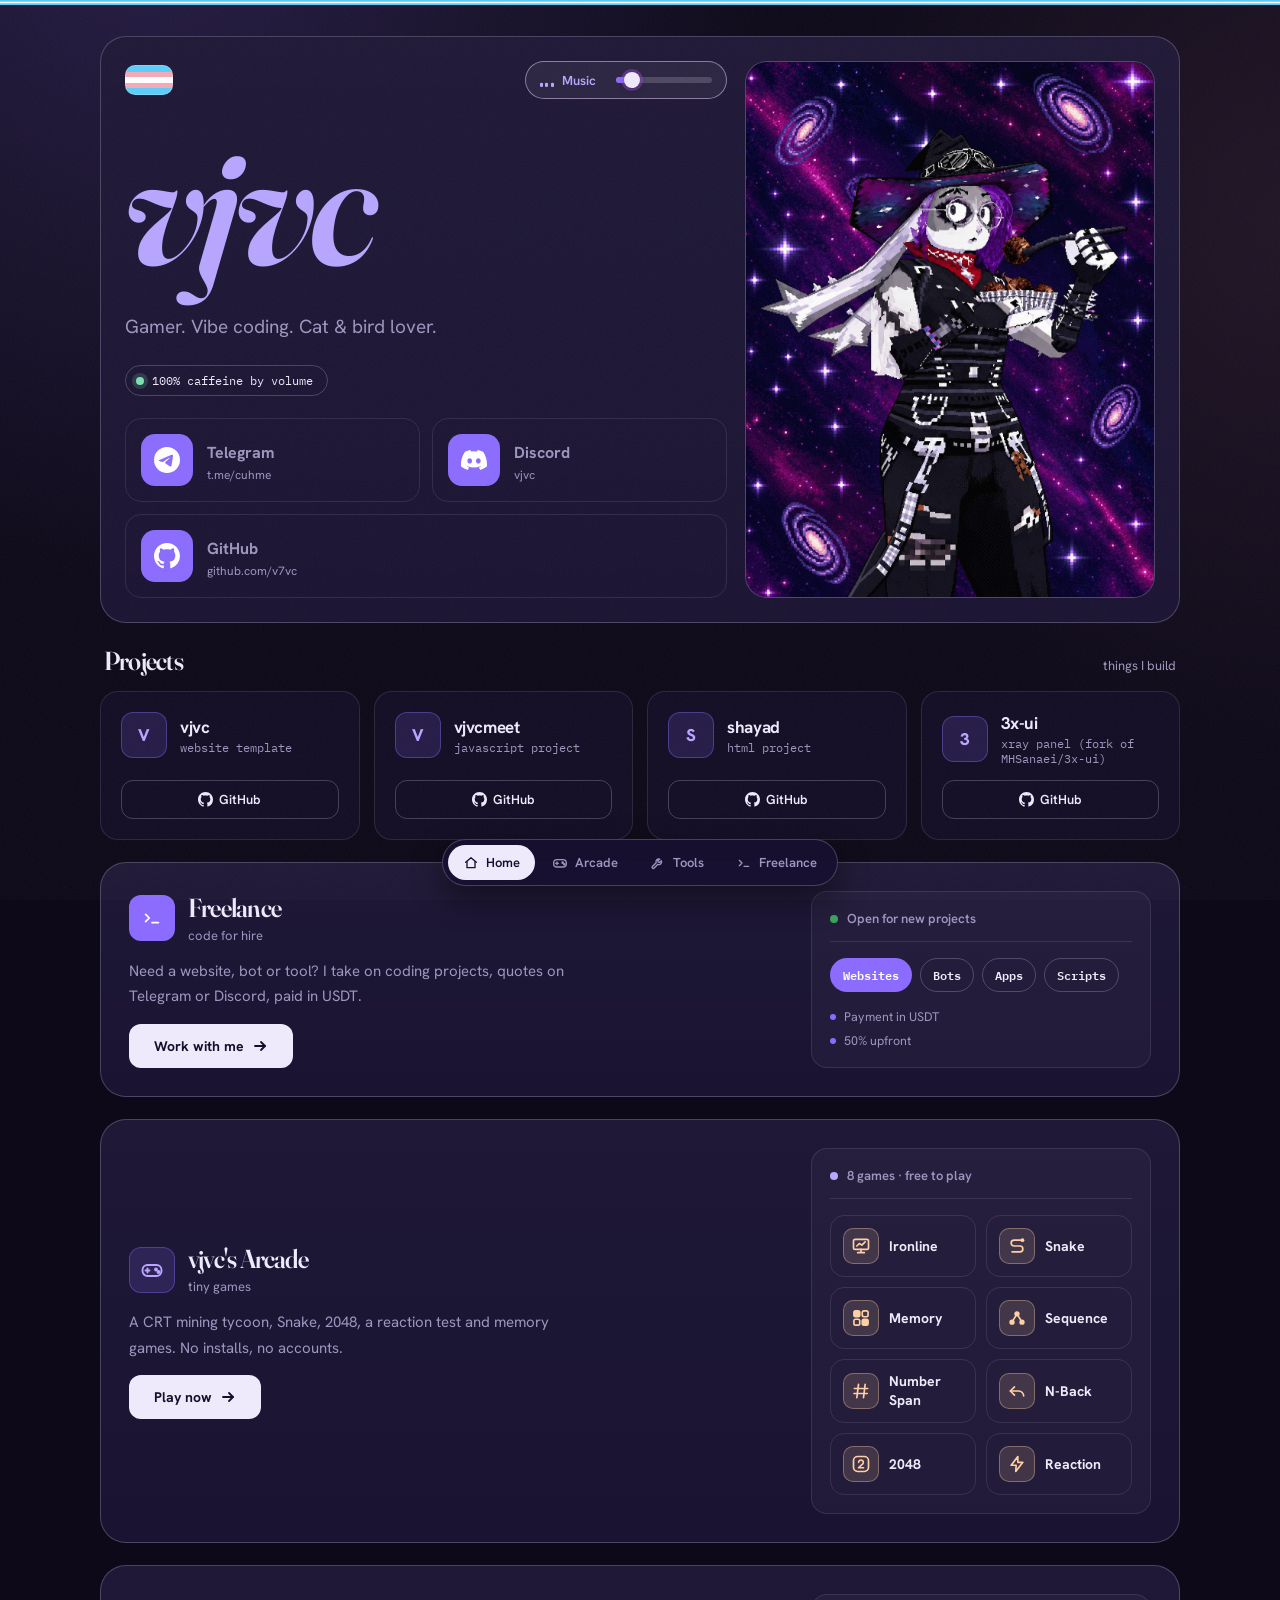
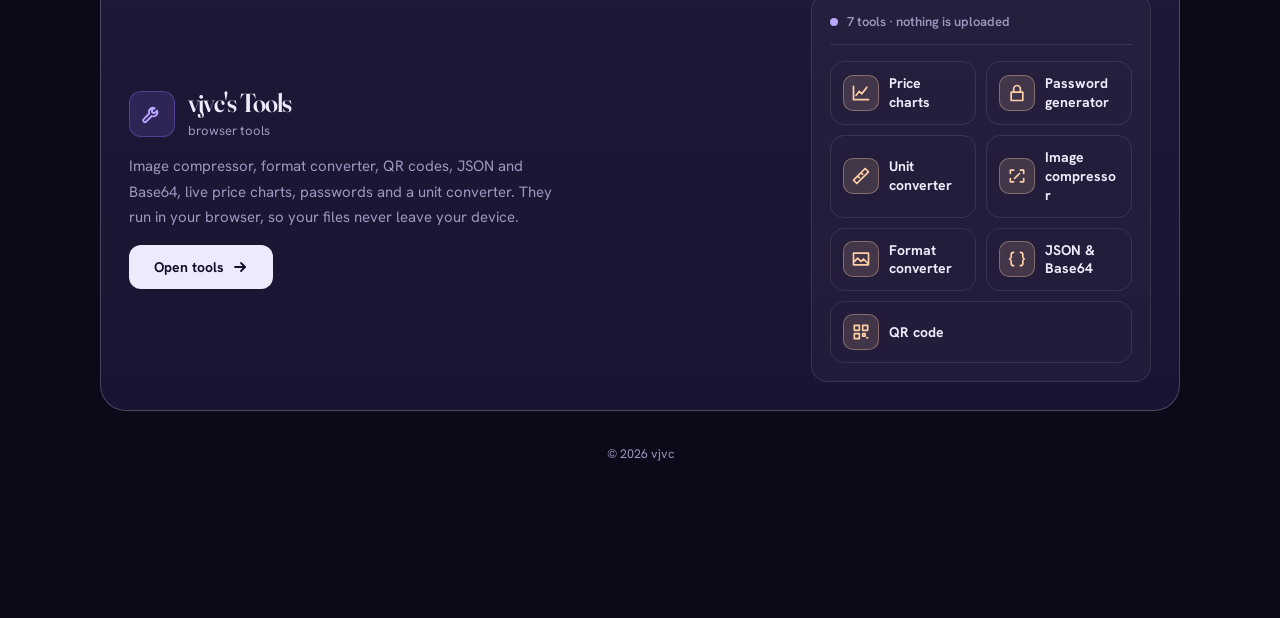
<file: index.html>
<!doctype html>
<html lang="en" dir="ltr">
<head>
  <meta name="color-scheme" content="dark">
  <script>try{localStorage.setItem("lang","en")}catch(e){}</script>
  <meta charset="utf-8">
  <meta name="viewport" content="width=device-width, initial-scale=1">
  <meta name="theme-color" content="#0D0918">
  <title>vjvc</title>
  <meta name="description" content="vjvc&#039;s corner of the internet - links, an OC, and whatever else.">
  <link rel="canonical" href="https://v7vc.github.io/site">
  <meta property="og:type" content="profile">
  <meta property="og:title" content="vjvc">
  <meta property="og:description" content="vjvc&#039;s corner of the internet - links, an OC, and whatever else.">
  <meta property="og:url" content="https://v7vc.github.io/site">
  <meta property="og:image" content="https://v7vc.github.io/site/og.jpg">
  <meta name="twitter:card" content="summary_large_image">
  <meta name="twitter:title" content="vjvc">
  <meta name="twitter:description" content="vjvc&#039;s corner of the internet - links, an OC, and whatever else.">
  <meta name="twitter:image" content="https://v7vc.github.io/site/og.jpg">
  <link rel="icon" href="favicon.svg?v=2" type="image/svg+xml">
  <link rel="preconnect" href="https://fonts.googleapis.com">
  <link rel="preconnect" href="https://fonts.gstatic.com" crossorigin>
  <link href="https://fonts.googleapis.com/css2?family=Fraunces:ital,opsz,wght@0,9..144,400..800;1,9..144,400..800&family=Hanken+Grotesk:wght@400;500;600;700;800&display=swap" rel="stylesheet">
  <link href="https://fonts.googleapis.com/css2?family=IBM+Plex+Mono:wght@400;500;600&display=swap" rel="stylesheet">
  <style>
    :root {
      --bg: #150F29;
      --text: #faf5ff;
      --muted: #c4b5d9;
      --line: rgba(245, 238, 255, 0.16);
      --pink: #a855f7;
      --pink-soft: #e9d5ff;
      --blue: #5bcefa;
      --surface: rgba(250, 245, 255, 0.07);
      --radius: 28px;
    }

    * {
      box-sizing: border-box;
    }

    body {
      margin: 0;
      min-height: 100vh;
      font-family: Inter, ui-sans-serif, system-ui, -apple-system, BlinkMacSystemFont, "Segoe UI", sans-serif;
      color: var(--text);
      background:
        radial-gradient(circle at 16% 12%, rgba(168, 85, 247, 0.15), transparent 30%),
        radial-gradient(circle at 88% 16%, rgba(233, 213, 255, 0.08), transparent 28%),
        radial-gradient(circle at 50% 92%, rgba(91, 206, 250, 0.08), transparent 34%),
        var(--bg);
      animation: page-fade-in 0.4s ease-out;
      user-select: none;
      -webkit-user-select: none;
      -moz-user-select: none;
    }

    @keyframes page-fade-in {
      from { opacity: 0; }
      to { opacity: 1; }
    }

    @media (prefers-reduced-motion: reduce) {
      body {
        animation: none;
      }
    }

    html[lang="fa"] body {
      font-family: Vazirmatn, Inter, ui-sans-serif, system-ui, -apple-system, BlinkMacSystemFont, "Segoe UI", sans-serif;
    }

    html[dir="rtl"] .status {
      padding: 7px 10px 7px 14px;
    }

    html[dir="rtl"] .social {
      grid-template-columns: minmax(0, 1fr) 52px;
    }

    html[dir="rtl"] .social-icon {
      order: 2;
    }

    html[dir="rtl"] .social > span:last-child {
      text-align: right;
    }

    html[dir="rtl"] .app-top {
      text-align: right;
    }a {
      color: inherit;
      text-decoration: none;
    }

    .page {
      width: min(1080px, calc(100% - 36px));
      margin: 0 auto;
      padding: 38px 0 56px;
    }

    .hero {
      display: grid;
      grid-template-columns: minmax(0, 1fr) minmax(310px, 410px);
      gap: 18px;
      padding: 24px;
      overflow: visible;
      border: 1px solid var(--line);
      border-radius: calc(var(--radius) + 10px);
      background: linear-gradient(145deg, rgba(250, 245, 255, 0.105), rgba(250, 245, 255, 0.045));
      box-shadow: 0 28px 90px rgba(0, 0, 0, 0.36);
      backdrop-filter: blur(22px);
    }

    .intro {
      display: flex;
      flex-direction: column;
      justify-content: center;
      gap: 22px;
      min-width: 0;
    }

    .topline {
      display: flex;
      align-items: center;
      gap: 12px;
      min-width: 0;
    }

    .flag {
      width: 48px;
      height: 30px;
      flex: 0 0 auto;
      padding: 0;
      border: none;
      border-radius: 10px;
      overflow: hidden;
      cursor: pointer;
      box-shadow: 0 14px 30px rgba(168, 85, 247, 0.16);
      background:
        linear-gradient(
          #5bcefa 0 20%,
          #f5a9b8 20% 40%,
          #ffffff 40% 60%,
          #f5a9b8 60% 80%,
          #5bcefa 80% 100%
        );
      transition: transform 180ms ease, box-shadow 180ms ease;
    }

    .flag:hover {
      transform: translateY(-2px) scale(1.03);
      box-shadow: 0 18px 36px rgba(168, 85, 247, 0.26);
    }

    .flag:focus-visible {
      outline: 2px solid var(--pink-soft);
      outline-offset: 3px;
    }

    .lang-toggle {
      margin-inline-start: auto;
      display: inline-flex;
      align-items: center;
      gap: 6px;
      padding: 7px 14px;
      border: 1px solid var(--line);
      border-radius: 999px;
      background: rgba(250, 245, 255, 0.06);
      color: var(--text);
      font-family: inherit;
      font-size: 13px;
      font-weight: 600;
      cursor: pointer;
      transition: background 180ms ease, border-color 180ms ease;
    }

    .lang-toggle:hover {
      background: rgba(250, 245, 255, 0.12);
      border-color: rgba(233, 213, 255, 0.4);
    }

    .modal-overlay {
      position: fixed;
      inset: 0;
      z-index: 50;
      display: none;
      align-items: center;
      justify-content: center;
      padding: 20px;
      background: rgba(10, 7, 12, 0.72);
      backdrop-filter: blur(6px);
      animation: modal-fade 180ms ease-out;
    }

    .modal-overlay.open {
      display: flex;
    }

    @keyframes modal-fade {
      from { opacity: 0; }
      to { opacity: 1; }
    }

    .modal-box {
      width: min(520px, 100%);
      max-height: 84vh;
      overflow-y: auto;
      padding: 28px;
      border: 1px solid var(--line);
      border-radius: calc(var(--radius) - 4px);
      background: linear-gradient(150deg, rgba(35, 27, 40, 0.98), rgba(19, 14, 31, 0.98));
      box-shadow: 0 30px 90px rgba(0, 0, 0, 0.5);
    }

    .modal-box h2 {
      margin: 0 0 14px;
      font-size: 24px;
      letter-spacing: -0.03em;
    }

    .modal-box p {
      margin: 0 0 14px;
      color: var(--muted);
      font-size: 15px;
      line-height: 1.75;
    }

    .modal-box p:last-of-type {
      margin-bottom: 0;
    }

    .modal-close {
      margin-top: 20px;
      width: 100%;
      padding: 11px;
      border: none;
      border-radius: 14px;
      background: linear-gradient(135deg, var(--pink), var(--pink-soft));
      color: #150F29;
      font-family: inherit;
      font-size: 14px;
      font-weight: 700;
      cursor: pointer;
      transition: filter 180ms ease;
    }

    .modal-close:hover {
      filter: brightness(1.05);
    }

    h1 {
      margin: 0;
      font-size: clamp(58px, 11vw, 118px);
      line-height: 1.15;
      letter-spacing: -0.04em;
    }

    .gradient-text {
      background: linear-gradient(90deg, var(--pink), var(--blue), var(--pink-soft), var(--pink));
      background-size: 300% 100%;
      -webkit-background-clip: text;
      background-clip: text;
      color: transparent;
      animation: enchant 5s linear infinite;
    }

    @keyframes enchant {
      to { background-position: -300% 0; }
    }

    @media (prefers-reduced-motion: reduce) {
      .gradient-text {
        animation: none;
      }
    }

    .bio {
      max-width: 560px;
      margin: 0;
      color: var(--muted);
      font-size: 19px;
      line-height: 1.7;
    }

    .status {
      display: inline-flex;
      align-items: center;
      gap: 8px;
      width: fit-content;
      margin: 0;
      padding: 7px 14px 7px 10px;
      border: 1px solid var(--line);
      border-radius: 999px;
      background: rgba(250, 245, 255, 0.06);
      color: var(--muted);
      font-size: 13px;
    }

    .status-dot {
      width: 8px;
      height: 8px;
      flex: 0 0 auto;
      border-radius: 50%;
      background: var(--pink);
      box-shadow: 0 0 0 3px rgba(168, 85, 247, 0.18);
    }

    .socials {
      display: grid;
      grid-template-columns: repeat(2, minmax(0, 1fr));
      gap: 12px;
    }

    .social {
      display: grid;
      grid-template-columns: 52px minmax(0, 1fr);
      align-items: center;
      gap: 14px;
      min-height: 78px;
      padding: 15px;
      border: 1px solid var(--line);
      border-radius: 23px;
      background: rgba(250, 245, 255, 0.06);
      transition: transform 180ms ease, border-color 180ms ease, background 180ms ease;
    }

    .social:last-child:nth-child(odd) {
      grid-column: 1 / -1;
    }

    .social:hover {
      transform: translateY(-2px);
      border-color: rgba(233, 213, 255, 0.4);
      background: rgba(250, 245, 255, 0.1);
    }

    .social-icon {
      width: 52px;
      height: 52px;
      display: grid;
      place-items: center;
      border-radius: 18px;
      color: #150F29;
      background: linear-gradient(135deg, var(--pink), var(--pink-soft));
      box-shadow: 0 16px 34px rgba(168, 85, 247, 0.18);
    }

    .social-icon svg {
      width: 26px;
      height: 26px;
      color: #150F29;
    }

    .social strong {
      display: block;
      overflow: hidden;
      text-overflow: ellipsis;
      white-space: nowrap;
      font-size: 16px;
    }

    .social span:last-child {
      display: block;
      margin-top: 4px;
      overflow: hidden;
      color: var(--muted);
      text-overflow: ellipsis;
      white-space: nowrap;
      font-size: 12px;
    }

    .oc-panel {
      position: relative;
      overflow: hidden;
      min-height: 470px;
      border: 1px solid var(--line);
      border-radius: var(--radius);
      background:
        radial-gradient(circle at 24% 16%, rgba(233, 213, 255, 0.16), transparent 34%),
        rgba(250, 245, 255, 0.055);
    }

    .oc-image {
      width: 100%;
      height: 100%;
      min-height: 470px;
      object-fit: cover;
      display: block;
    }

    .oc-placeholder {
      width: 100%;
      height: 100%;
      min-height: 470px;
      display: grid;
      place-items: center;
      padding: 30px;
      text-align: center;
    }

    .oc-placeholder-inner {
      width: min(260px, 100%);
      aspect-ratio: 1 / 1.18;
      display: grid;
      place-items: center;
      border: 1.5px dashed rgba(233, 213, 255, 0.42);
      border-radius: 30px;
      background: rgba(250, 245, 255, 0.055);
    }

    .oc-placeholder p {
      margin: 0;
      color: var(--muted);
      line-height: 1.65;
    }

    .oc-placeholder strong {
      display: block;
      margin-bottom: 8px;
      color: var(--text);
      font-size: 22px;
      letter-spacing: -0.04em;
    }

    .copyright {
      margin: 34px 0 0;
      color: var(--muted);
      font-size: 12.5px;
      text-align: center;
      opacity: 0.75;
    }

    .apps-section {
      margin-top: 22px;
    }

    .freelance-panel {
      display: grid;
      grid-template-columns: minmax(0, 1fr) minmax(280px, 340px);
      gap: 26px;
      align-items: center;
      margin-top: 22px;
      padding: 28px;
      border: 1px solid var(--line);
      border-radius: calc(var(--radius) + 10px);
      background: linear-gradient(145deg, rgba(250, 245, 255, 0.105), rgba(250, 245, 255, 0.045));
      box-shadow: 0 28px 90px rgba(0, 0, 0, 0.36);
      backdrop-filter: blur(22px);
    }

    .freelance-intro {
      display: flex;
      flex-direction: column;
      align-items: flex-start;
      gap: 14px;
      min-width: 0;
    }

    .freelance-top {
      display: flex;
      align-items: center;
      gap: 13px;
    }

    .freelance-icon {
      width: 46px;
      height: 46px;
      flex: 0 0 auto;
      display: grid;
      place-items: center;
      border-radius: 15px;
      color: #150F29;
      background: linear-gradient(135deg, var(--pink), var(--blue));
      box-shadow: 0 14px 30px rgba(168, 85, 247, 0.24);
    }

    .freelance-icon svg {
      width: 22px;
      height: 22px;
    }

    .freelance-top h2 {
      margin: 0;
      font-size: 26px;
      letter-spacing: -0.03em;
    }

    .freelance-top span {
      color: var(--muted);
      font-size: 13px;
    }

    .freelance-cta {
      margin: 0;
      max-width: 440px;
      color: var(--muted);
      font-size: 15px;
      line-height: 1.7;
    }

    .freelance-go {
      display: inline-flex;
      align-items: center;
      gap: 8px;
      padding: 12px 24px;
      border: none;
      border-radius: 14px;
      background: linear-gradient(135deg, var(--pink), var(--pink-soft));
      color: #150F29;
      font-family: inherit;
      font-size: 14px;
      font-weight: 700;
      transition: filter 180ms ease, transform 180ms ease;
    }

    .freelance-go:hover {
      filter: brightness(1.05);
      transform: translateY(-2px);
    }

    .freelance-go svg {
      width: 16px;
      height: 16px;
      flex: 0 0 auto;
    }

    html[dir="rtl"] .freelance-go svg {
      transform: scaleX(-1);
    }

    .freelance-card {
      display: flex;
      flex-direction: column;
      gap: 16px;
      width: 100%;
      max-width: 340px;
      margin-inline-start: auto;
      padding: 18px;
      border: 1px solid var(--line);
      border-radius: var(--radius);
      background: linear-gradient(160deg, rgba(168, 85, 247, 0.12), rgba(91, 206, 250, 0.07));
      box-shadow: 0 20px 60px rgba(0, 0, 0, 0.3);
    }

    .freelance-status {
      display: flex;
      align-items: center;
      gap: 9px;
      padding-bottom: 14px;
      border-bottom: 1px solid var(--line);
      color: var(--muted);
      font-size: 13px;
      font-weight: 600;
    }

    .freelance-dot {
      width: 8px;
      height: 8px;
      flex: 0 0 auto;
      border-radius: 50%;
      background: #3ba55d;
      box-shadow: 0 0 0 0 rgba(59, 165, 93, 0.6);
      animation: discord-pulse 2.2s ease-out infinite;
    }

    .freelance-dot.is-busy {
      background: var(--muted);
      animation: none;
    }

    .freelance-chips {
      display: flex;
      flex-wrap: wrap;
      gap: 8px;
    }

    .freelance-chip {
      padding: 6px 12px;
      border: 1px solid var(--line);
      border-radius: 999px;
      background: rgba(250, 245, 255, 0.06);
      color: var(--text);
      font-size: 12.5px;
      font-weight: 600;
    }

    .freelance-chip.main {
      border-color: transparent;
      background: linear-gradient(135deg, var(--pink), var(--pink-soft));
      color: #150F29; background-origin: border-box;}

    .freelance-meta {
      display: flex;
      flex-direction: column;
      gap: 7px;
      color: var(--muted);
      font-size: 12.5px;
    }

    .freelance-meta-row {
      display: flex;
      align-items: center;
      gap: 8px;
    }

    .freelance-meta-row::before {
      content: "";
      width: 6px;
      height: 6px;
      flex: 0 0 auto;
      border-radius: 50%;
      background: var(--pink);
    }

    .arcade-panel {
      display: grid;
      grid-template-columns: minmax(0, 1fr) minmax(280px, 340px);
      gap: 26px;
      align-items: center;
      margin-top: 22px;
      padding: 28px;
      border: 1px solid var(--line);
      border-radius: calc(var(--radius) + 10px);
      background: linear-gradient(145deg, rgba(250, 245, 255, 0.105), rgba(250, 245, 255, 0.045));
      box-shadow: 0 28px 90px rgba(0, 0, 0, 0.36);
      backdrop-filter: blur(22px);
    }

    .arcade-intro {
      display: flex;
      flex-direction: column;
      align-items: flex-start;
      gap: 14px;
      min-width: 0;
    }

    .arcade-top {
      display: flex;
      align-items: center;
      gap: 13px;
    }

    .arcade-icon {
      width: 46px;
      height: 46px;
      flex: 0 0 auto;
      display: grid;
      place-items: center;
      border-radius: 15px;
      color: #150F29;
      background: linear-gradient(135deg, var(--blue), var(--pink));
      box-shadow: 0 14px 30px rgba(91, 206, 250, 0.2);
    }

    .arcade-icon svg {
      width: 24px;
      height: 24px;
    }

    .arcade-top h2 {
      margin: 0;
      font-size: 26px;
      letter-spacing: -0.03em;
    }

    .arcade-top span {
      color: var(--muted);
      font-size: 13px;
    }

    .arcade-cta {
      margin: 0;
      max-width: 440px;
      color: var(--muted);
      font-size: 15px;
      line-height: 1.7;
    }

    .arcade-go {
      display: inline-flex;
      align-items: center;
      gap: 8px;
      padding: 12px 24px;
      border-radius: 14px;
      background: linear-gradient(135deg, var(--pink), var(--pink-soft));
      color: #150F29;
      font-size: 14px;
      font-weight: 700;
      transition: filter 180ms ease, transform 180ms ease;
    }

    .arcade-go:hover {
      filter: brightness(1.05);
      transform: translateY(-2px);
    }

    .arcade-go svg {
      width: 16px;
      height: 16px;
      flex: 0 0 auto;
    }

    html[dir="rtl"] .arcade-go svg {
      transform: scaleX(-1);
    }

    .arcade-card {
      display: flex;
      flex-direction: column;
      gap: 16px;
      width: 100%;
      max-width: 340px;
      margin-inline-start: auto;
      padding: 18px;
      border: 1px solid var(--line);
      border-radius: var(--radius);
      background: linear-gradient(160deg, rgba(168, 85, 247, 0.12), rgba(91, 206, 250, 0.07));
      box-shadow: 0 20px 60px rgba(0, 0, 0, 0.3);
    }

    .arcade-status {
      display: flex;
      align-items: center;
      gap: 9px;
      padding-bottom: 14px;
      border-bottom: 1px solid var(--line);
      color: var(--muted);
      font-size: 13px;
      font-weight: 600;
    }

    .arcade-dot {
      width: 8px;
      height: 8px;
      flex: 0 0 auto;
      border-radius: 50%;
      background: var(--pink);
    }

    .arcade-grid {
      display: grid;
      grid-template-columns: repeat(2, minmax(0, 1fr));
      gap: 10px;
    }

    .arcade-tile:last-child:nth-child(odd) {
      grid-column: 1 / -1;
    }

    .arcade-tile {
      display: flex;
      align-items: center;
      gap: 10px;
      min-width: 0;
      padding: 12px;
      border: 1px solid var(--line);
      border-radius: 18px;
      background: rgba(250, 245, 255, 0.06);
      transition: transform 180ms ease, border-color 180ms ease, background 180ms ease;
    }

    .arcade-tile:hover {
      transform: translateY(-2px);
      border-color: rgba(233, 213, 255, 0.4);
      background: rgba(250, 245, 255, 0.1);
    }

    .arcade-tile-icon {
      width: 36px;
      height: 36px;
      flex: 0 0 auto;
      display: grid;
      place-items: center;
      border-radius: 12px;
      color: #150F29;
      background: linear-gradient(135deg, var(--pink), var(--blue));
    }

    .arcade-tile-icon svg {
      width: 20px;
      height: 20px;
    }

    .arcade-tile-name {
      min-width: 0;
      overflow: hidden;
      overflow-wrap: anywhere;
      line-height: 1.35;
      font-size: 14px;
      font-weight: 700;
    }

    .arcade-go:focus-visible,
    .arcade-tile:focus-visible {
      outline: 2px solid var(--pink-soft);
      outline-offset: 3px;
    }@keyframes discord-pulse {
      0% { box-shadow: 0 0 0 0 rgba(59, 165, 93, 0.55); }
      70% { box-shadow: 0 0 0 7px rgba(59, 165, 93, 0); }
      100% { box-shadow: 0 0 0 0 rgba(59, 165, 93, 0); }
    }@keyframes discord-shimmer {
      0%, 100% { opacity: 0.5; }
      50% { opacity: 1; }
    }

    .apps-head {
      display: flex;
      align-items: baseline;
      justify-content: space-between;
      gap: 12px;
      margin: 0 4px 14px;
    }

    .apps-head h2 {
      margin: 0;
      font-size: 26px;
      letter-spacing: -0.03em;
    }

    .apps-head span {
      color: var(--muted);
      font-size: 13px;
    }

    .apps-grid {
      display: grid;
      grid-template-columns: repeat(auto-fit, minmax(240px, 1fr));
      gap: 14px;
    }

    .app-card {
      display: flex;
      flex-direction: column;
      gap: 14px;
      padding: 20px;
      border: 1px solid var(--line);
      border-radius: var(--radius);
      background: linear-gradient(145deg, rgba(250, 245, 255, 0.09), rgba(250, 245, 255, 0.04));
      box-shadow: 0 20px 60px rgba(0, 0, 0, 0.3);
      backdrop-filter: blur(18px);
      transition: transform 180ms ease, border-color 180ms ease;
    }

    .app-card:hover {
      transform: translateY(-3px);
      border-color: rgba(233, 213, 255, 0.4);
    }

    .app-top {
      display: flex;
      align-items: center;
      gap: 13px;
    }

    .app-icon {
      width: 46px;
      height: 46px;
      flex: 0 0 auto;
      display: grid;
      place-items: center;
      border-radius: 15px;
      font-size: 17px;
      font-weight: 800;
      letter-spacing: -0.02em;
      color: #150F29;
      background: linear-gradient(135deg, var(--blue), var(--pink-soft));
      box-shadow: 0 14px 30px rgba(91, 206, 250, 0.16);
    }

    .app-name {
      font-size: 17px;
      font-weight: 700;
      letter-spacing: -0.02em;
    }

    .app-ver {
      flex-basis: 100%;
      text-align: center;
      line-height: 1.1;
      font-size: 11px;
      font-weight: 600;
      opacity: 0.7;
    }

    .app-ver[hidden] {
      display: none;
    }

    .app-tag {
      margin-top: 2px;
      color: var(--muted);
      font-size: 12.5px;
    }

    .app-links {
      display: flex;
      flex-wrap: nowrap;
      gap: 8px;
      margin-top: auto;
    }

    .app-icon-img {
      display: block;
      background: none;
      object-fit: cover;
      box-shadow: 0 14px 30px rgba(124, 92, 250, 0.35);
    }

    .app-link {
      flex: 1;
      min-width: 0;
      white-space: nowrap;
      display: flex;
      align-items: center;
      justify-content: center;
      gap: 6px;
      padding: 10px 8px;
      border: 1px solid var(--line);
      border-radius: 14px;
      background: rgba(250, 245, 255, 0.06);
      color: var(--text);
      font-size: 13px;
      font-weight: 600;
      transition: background 180ms ease, border-color 180ms ease;
    }

    .app-link:hover {
      background: rgba(250, 245, 255, 0.12);
      border-color: rgba(233, 213, 255, 0.4);
    }

    .app-link.primary {
      flex-wrap: wrap;
      row-gap: 0;
      color: #150F29;
      border-color: transparent;
      background: linear-gradient(135deg, var(--pink), var(--pink-soft)); background-origin: border-box;}

    .app-link.primary:hover {
      filter: brightness(1.05);
    }

    .app-link svg {
      width: 15px;
      height: 15px;
      flex: 0 0 auto;
    }

    @media (max-width: 900px) {
      .hero {
        grid-template-columns: 1fr;
      }

      .oc-panel,
      .oc-image,
      .oc-placeholder {
        min-height: 380px;
      }.freelance-go,
      .arcade-go {
        justify-content: center;
      }
    }

    @media (max-width: 560px) {
      .page {
        width: min(100% - 22px, 1080px);
        padding-top: 18px;
      }

      .hero {
        padding: 16px;
        border-radius: 28px;
      }.socials {
        grid-template-columns: 1fr;
      }

      .intro {
        gap: 18px;
      }
    }
  
/* ===== vjvc v4: editorial night ===== */
:root{--bg:#0D0918;--bg2:#120D24;--surf:#171030;--surf2:#1F1740;--text:#EFEAFB;--ink:#EFEAFB;--dk:#150F2B;--muted:#9E96BE;--line:rgba(239,234,251,.11);--line2:rgba(239,234,251,.22);--edge:rgba(239,234,251,.24);--edge-soft:rgba(239,234,251,.12);--sh:transparent;--pink:#8B6CFF;--pink-soft:#B8A6FF;--blue:#6CCBF5;--rose:#FF9EC4;--peach:#FFD0A6;--sun:#FFD166;--mint:#7BE0B0;--surface:#171030;--radius:16px;color-scheme:dark}
html{scrollbar-color:#3A2D78 var(--bg);scroll-behavior:smooth}
html[lang] body,body{font-family:"Hanken Grotesk",system-ui,sans-serif;color:var(--text);animation:none;padding-bottom:100px;background:radial-gradient(70% 45% at 12% -5%,rgba(139,108,255,.2),transparent 70%),radial-gradient(50% 35% at 100% 10%,rgba(255,158,196,.08),transparent 70%),var(--bg)}
body::before{content:"";position:fixed;inset:0 0 auto;height:5px;z-index:60;pointer-events:none;background:linear-gradient(#5CC8F5 0 20%,#F5A9B8 20% 40%,#fff 40% 60%,#F5A9B8 60% 80%,#5CC8F5 80%)}
body::after{content:"";position:fixed;inset:0;z-index:1;pointer-events:none;opacity:.05;background-image:url("data:image/svg+xml;utf8,<svg xmlns='http://www.w3.org/2000/svg' width='160' height='160'><filter id='n'><feTurbulence type='fractalNoise' baseFrequency='.8' numOctaves='2' stitchTiles='stitch'/></filter><rect width='100%25' height='100%25' filter='url(%23n)'/></svg>")}
::selection{background:var(--pink);color:#fff}
.page{padding-top:36px}
h1,h2,.big,.msg,.num-screen{font-family:Fraunces,Georgia,serif;font-weight:600;font-variation-settings:"opsz" 144;font-variant-numeric:tabular-nums}
h1{font-size:clamp(48px,9vw,96px);line-height:1;letter-spacing:-.03em}
h2{letter-spacing:-.01em}
.head h2,.apps-head h2,.freelance-top h2,.arcade-top h2{font-size:26px}
.gradient-text{background:none;-webkit-background-clip:border-box;background-clip:border-box;color:var(--pink-soft);font-style:italic;animation:none;text-shadow:none}
.copyright{opacity:1;color:var(--muted)}
.home-link{color:var(--text);border-bottom:1px solid var(--line2)}
.home-link:hover{color:var(--pink-soft);border-color:var(--pink-soft)}
.stat,.status,.card-tag,.app-tag,.snap-label,.chip,.freelance-chip{font-family:"IBM Plex Mono",ui-monospace,monospace;font-size:12px}
@keyframes rise{from{opacity:0;transform:translateY(14px)}to{opacity:1;transform:none}}

/* containers */
.hero,.glass,.freelance-panel,.arcade-panel{border:1px solid var(--line2);border-radius:26px;background:linear-gradient(180deg,rgba(255,255,255,.035),rgba(255,255,255,.01)),var(--surf);box-shadow:none;backdrop-filter:none}
.card,.app-card,.brief{border:1px solid var(--line);border-radius:18px;background:var(--bg2);box-shadow:none;backdrop-filter:none;transition:transform .16s ease,border-color .16s ease,background .16s ease}
.brief.glass{border:1px solid var(--line2);border-radius:26px;background:var(--surf)}
.snapshot,.freelance-card,.arcade-card{border:1px solid var(--line);border-radius:16px;background:rgba(255,255,255,.03);box-shadow:none}
.oc-panel{border:1px solid var(--line2);border-radius:22px;background:var(--surf2);transform:none}
.card:hover{transform:none;border-color:var(--line)}
.game-card:hover,.app-card:hover,.social:hover,.arcade-tile:hover{transform:translateY(-2px);border-color:var(--pink-soft);background:var(--surf);box-shadow:none}
.snap-row{border-bottom:1px solid var(--line)}
.card-note{border-top:1px solid var(--line)}
.freelance-status,.arcade-status{border-bottom:1px solid var(--line)}
.hero>*{animation:rise .6s cubic-bezier(.2,.8,.2,1) both}.hero>*:nth-child(2){animation-delay:.1s}

/* buttons */
.pill-btn,.ghost,.lang-toggle,.btn,.link,.play,.app-link,.freelance-go,.arcade-go,.modal-close{border:1px solid var(--line2);color:var(--text);background:transparent;box-shadow:none;filter:none;transition:transform .12s ease,background .12s ease,border-color .12s ease}
.pill-btn,.ghost,.lang-toggle,.play{border-radius:999px}
.btn,.link,.app-link,.freelance-go,.arcade-go,.modal-close{border-radius:12px}
.pill-btn:hover,.ghost:hover:not(:disabled),.lang-toggle:hover,.btn:hover,.link:hover,.app-link:hover,.freelance-go:hover,.arcade-go:hover,.modal-close:hover{transform:none;box-shadow:none;background:rgba(255,255,255,.07);border-color:var(--pink-soft);filter:none}
.pill-btn:active,.ghost:active,.btn:active,.link:active,.app-link:active,.freelance-go:active,.arcade-go:active,.modal-close:active{transform:translateY(1px);box-shadow:none}
.btn.primary,.link.primary,.app-link.primary,.freelance-go,.arcade-go,.modal-close{background:var(--text);color:var(--dk);border-color:transparent;font-weight:700}
.btn.primary:hover,.link.primary:hover,.app-link.primary:hover,.freelance-go:hover,.arcade-go:hover,.modal-close:hover{background:#fff;border-color:transparent;filter:none}
.play{background:var(--pink);color:#fff;border-color:transparent}
.ghost:disabled{opacity:.4}
.chip,.freelance-chip,.stat,.status{background:transparent;border:1px solid var(--line2);color:var(--text);border-radius:999px}
.freelance-chip.main{background:var(--pink);color:#fff;border-color:transparent}

/* icons */
.icon,.app-icon,.arcade-icon{background:rgba(139,108,255,.16);color:var(--pink-soft);border:1px solid rgba(139,108,255,.38);border-radius:12px;box-shadow:none}
.icon.pink,.freelance-icon,.social-icon{background:var(--pink);color:#fff;border:0;border-radius:12px;box-shadow:none}
.freelance-icon svg,.social-icon svg{color:#fff}
.arcade-tile-icon{background:rgba(255,208,166,.14);color:var(--peach);border:1px solid rgba(255,208,166,.35);border-radius:10px;box-shadow:none}
.step-num{background:none;color:var(--pink-soft);border:1px solid var(--line2);border-radius:50%;box-shadow:none;font-family:"IBM Plex Mono",monospace}
.icon-img,.app-icon-img{background:none;box-shadow:none;border:0}
.social,.arcade-tile{background:transparent;border:1px solid var(--line);box-shadow:none;transition:transform .16s,border-color .16s,background .16s}
.social{border-radius:16px}.arcade-tile{border-radius:14px}
.social-icon{width:52px;height:52px;border-radius:14px}
.arcade-dot{background:var(--pink-soft);box-shadow:none}
.status-dot{background:var(--mint);box-shadow:0 0 0 4px rgba(123,224,176,.18)}
.flag{border:1px solid var(--line2);border-radius:10px;box-shadow:none}
.flag:hover{border-color:var(--pink-soft);box-shadow:none}
.modal-overlay{background:rgba(5,3,12,.72);backdrop-filter:none}
.modal-box{background:var(--surf);color:var(--text);border:1px solid var(--line2);border-radius:24px;box-shadow:0 30px 80px rgba(0,0,0,.55)}
.new-badge{background:var(--sun);color:var(--dk);border:0;border-radius:999px;box-shadow:none;letter-spacing:0;transform:none;font-weight:800}
.best-line{color:var(--pink-soft)}

/* forms */
.field label,.field .lbl{color:var(--text);font-weight:600}
.field input,.field select,.field textarea,.preview,.dd-btn{background:rgba(255,255,255,.04);border:1px solid var(--line2);border-radius:12px;color:var(--text);color-scheme:dark}
.field input::placeholder,.field textarea::placeholder{color:rgba(239,234,251,.34)}
.field input:focus,.field select:focus,.field textarea:focus,.preview:focus,.dd-btn:focus-visible,.dd.open .dd-btn{outline:none;background:rgba(255,255,255,.06);border-color:var(--pink-soft);box-shadow:0 0 0 3px rgba(139,108,255,.35)}
.dd-btn:hover{background:rgba(255,255,255,.06);border-color:var(--line2)}
.dd-btn svg{color:var(--text)}
.field select option{background:var(--surf);color:var(--text)}
.dd-menu{background:#1B1438;border:1px solid var(--line2);border-radius:14px;box-shadow:0 18px 40px rgba(0,0,0,.5)}
.dd-opt.active{background:rgba(139,108,255,.25);color:var(--text)}
.dd-opt svg{color:var(--pink-soft)}
.copied{color:var(--mint);font-weight:700}
.faq-item{background:transparent;border:1px solid var(--line);border-radius:16px}
.faq-item:hover{border-color:var(--line2)}
.faq-item.open{background:var(--surf);border-color:var(--line2)}
.faq-icon::before,.faq-icon::after{background:var(--pink-soft)}
a:focus-visible,button:focus-visible,[role="button"]:focus-visible,.faq-q:focus-visible,.flag:focus-visible,.arcade-go:focus-visible,.arcade-tile:focus-visible{outline:2px solid var(--pink-soft);outline-offset:3px}
h1{font-size:clamp(72px,15vw,168px)}

.dock{position:fixed;inset-inline:0;bottom:max(14px,env(safe-area-inset-bottom));z-index:55;display:flex;justify-content:center;pointer-events:none}
.dock nav{pointer-events:auto;display:flex;gap:2px;padding:5px;background:rgba(23,16,48,.94);border:1px solid var(--line2);border-radius:999px;box-shadow:0 12px 32px rgba(0,0,0,.45)}
.dock a{display:flex;align-items:center;gap:7px;padding:9px 15px;border-radius:999px;color:var(--muted);font-size:13px;font-weight:600;text-decoration:none;transition:background .12s,color .12s}
.dock a:hover{background:rgba(255,255,255,.08);color:var(--text)}
.dock a[aria-current="page"]{background:var(--text);color:var(--dk)}
.dock svg{width:16px;height:16px;flex:none}
@media(max-width:560px){.dock a{padding:10px 12px}.dock a:not([aria-current="page"]) span{display:none}}
@media(prefers-reduced-motion:reduce){.hero>*{animation:none}}

.skip{position:fixed;inset-inline-start:12px;top:-70px;z-index:70;padding:10px 16px;background:var(--pink);color:#fff;border-radius:12px;font-weight:700;text-decoration:none;transition:top .15s}
.skip:focus{top:20px}
.nojs{margin:0 0 16px;padding:12px 16px;border:2px dashed var(--sun);border-radius:14px;color:var(--sun);text-align:center}
#lang-toggle,.lang-toggle{display:none !important}
.dock{transition:transform .25s ease}.dock.away{transform:translateY(170%)}
#vibe-status[role="button"]{cursor:pointer;transition:border-color .12s}
#vibe-status[role="button"]:hover{border-color:var(--edge)}
@media print{body::before,.dock,.skip{display:none}body{background:#fff;color:#000}}
@media(prefers-reduced-motion:reduce){.dock,.skip{transition:none}}
</style>
  <link rel="stylesheet" href="langfx.css">
  <link rel="stylesheet" href="music.css">
  <script src="langfx.js" defer></script>
  <script src="music.js"></script>
</head>
<body>
<a class="skip" href="#main">Skip to content</a>
  <main class="page" id="main"><noscript><p class="nojs">This page needs JavaScript to run.</p></noscript>
    <section class="hero">
      <div class="intro">
        <div class="topline">
          <button type="button" class="flag" id="flag-btn" aria-label="Trans flag - click to learn what it means" aria-haspopup="dialog"></button>
          <button type="button" class="lang-toggle" id="lang-toggle" aria-label="Switch language"><span class="lt-pill"></span><span class="lt-o" data-l="en">EN</span><span class="lt-o" data-l="fa">فا</span></button>
        </div>
        <h1><span class="gradient-text">vjvc</span></h1>
        <p class="bio" id="bio-text">Gamer. Vibe coding. Cat & bird lover.</p>
        <p class="status" id="vibe-status"><span class="status-dot"></span><span id="vibe-text">loading vibe…</span></p>
        <nav class="socials" id="socials-nav" aria-label="Links">
          
      <a class="social" href="https://t.me/cuhme" target="_blank" rel="noopener noreferrer">
        <span class="social-icon"><svg viewBox="0 0 16 16" fill="currentColor" xmlns="http://www.w3.org/2000/svg">
        <path d="M16 8A8 8 0 1 1 0 8a8 8 0 0 1 16 0M8.287 5.906q-1.168.486-4.666 2.01-.567.225-.595.442c-.03.243.275.339.69.47l.175.055c.408.133.958.288 1.243.294q.39.01.868-.32 3.269-2.206 3.374-2.23c.05-.012.12-.026.166.016s.042.12.037.141c-.03.129-1.227 1.241-1.846 1.817-.193.18-.33.307-.358.336a8 8 0 0 1-.188.186c-.38.366-.664.64.015 1.088.327.216.589.393.85.571.284.194.568.387.936.629q.14.092.27.187c.331.236.63.448.997.414.214-.02.435-.22.547-.82.265-1.417.786-4.486.906-5.751a1.4 1.4 0 0 0-.013-.315.34.34 0 0 0-.114-.217.53.53 0 0 0-.31-.093c-.3.005-.763.166-2.984 1.09"/>
    </svg></span>
        <span>
          <strong>Telegram</strong>
          <span>t.me/cuhme</span>
        </span>
      </a>
    
      <a class="social" href="#" data-copy="vjvc">
        <span class="social-icon"><svg viewBox="0 0 16 16" fill="currentColor" xmlns="http://www.w3.org/2000/svg">
        <path d="M13.545 2.907a13.2 13.2 0 0 0-3.257-1.011.05.05 0 0 0-.052.025c-.141.25-.297.577-.406.833a12.2 12.2 0 0 0-3.658 0 8 8 0 0 0-.412-.833.05.05 0 0 0-.052-.025c-1.125.194-2.22.534-3.257 1.011a.04.04 0 0 0-.021.018C.356 6.024-.213 9.047.066 12.032q.003.022.021.037a13.3 13.3 0 0 0 3.995 2.02.05.05 0 0 0 .056-.019q.463-.63.818-1.329a.05.05 0 0 0-.01-.059l-.018-.011a9 9 0 0 1-1.248-.595.05.05 0 0 1-.02-.066l.015-.019q.127-.095.248-.195a.05.05 0 0 1 .051-.007c2.619 1.196 5.454 1.196 8.041 0a.05.05 0 0 1 .053.007q.121.1.248.195a.05.05 0 0 1-.004.085 8 8 0 0 1-1.249.594.05.05 0 0 0-.03.03.05.05 0 0 0 .003.041c.24.465.515.909.817 1.329a.05.05 0 0 0 .056.019 13.2 13.2 0 0 0 4.001-2.02.05.05 0 0 0 .021-.037c.334-3.451-.559-6.449-2.366-9.106a.03.03 0 0 0-.02-.019m-8.198 7.307c-.789 0-1.438-.724-1.438-1.612s.637-1.613 1.438-1.613c.807 0 1.45.73 1.438 1.613 0 .888-.637 1.612-1.438 1.612m5.316 0c-.788 0-1.438-.724-1.438-1.612s.637-1.613 1.438-1.613c.807 0 1.451.73 1.438 1.613 0 .888-.631 1.612-1.438 1.612"/>
    </svg></span>
        <span>
          <strong>Discord</strong>
          <span>vjvc</span>
        </span>
      </a>
    
      <a class="social" href="https://github.com/v7vc" target="_blank" rel="noopener noreferrer">
        <span class="social-icon"><svg viewBox="0 0 16 16" fill="currentColor" xmlns="http://www.w3.org/2000/svg">
        <path d="M8 0C3.58 0 0 3.58 0 8c0 3.54 2.29 6.53 5.47 7.59.4.07.55-.17.55-.38 0-.19-.01-.82-.01-1.49-2.01.37-2.53-.49-2.69-.94-.09-.23-.48-.94-.82-1.13-.28-.15-.68-.52-.01-.53.63-.01 1.08.58 1.23.82.72 1.21 1.87.87 2.33.66.07-.52.28-.87.51-1.07-1.78-.2-3.64-.89-3.64-3.95 0-.87.31-1.59.82-2.15-.08-.2-.36-1.02.08-2.12 0 0 .67-.21 2.2.82.64-.18 1.32-.27 2-.27.68 0 1.36.09 2 .27 1.53-1.04 2.2-.82 2.2-.82.44 1.1.16 1.92.08 2.12.51.56.82 1.27.82 2.15 0 3.07-1.87 3.75-3.65 3.95.29.25.54.73.54 1.48 0 1.07-.01 1.93-.01 2.2 0 .21.15.46.55.38A8.01 8.01 0 0 0 16 8c0-4.42-3.58-8-8-8"/>
    </svg></span>
        <span>
          <strong>GitHub</strong>
          <span>github.com/v7vc</span>
        </span>
      </a>
    
        </nav>
      </div>
      <aside class="oc-panel" aria-label="OC placeholder">
        <img class="oc-image" src="oc.png" alt="OC image">
      </aside>
    </section>

    <section class="apps-section">
      <div class="apps-head">
        <h2 id="apps-title">Apps</h2>
        <span id="apps-subtitle">built by me, for me, shared anyway</span>
      </div>
      <div class="apps-grid" id="apps-grid"></div>
    </section>

    <section class="freelance-panel">
      <div class="freelance-intro">
        <div class="freelance-top">
          <div class="freelance-icon" aria-hidden="true">
            <svg viewBox="0 0 24 24" fill="none" stroke="currentColor" stroke-width="1.9" stroke-linecap="round" stroke-linejoin="round"><path d="M5 8l4 4-4 4"/><path d="M12 17h7"/></svg>
          </div>
          <div>
            <h2 id="freelance-title">Freelance</h2>
            <span id="freelance-subtitle">code for hire</span>
          </div>
        </div>
        <p class="freelance-cta" id="freelance-cta-text">Need a website, bot or tool? I take on coding projects.</p>
        <a class="freelance-go" href="freelance.html">
          <span id="freelance-go-label">Work with me</span>
          <svg viewBox="0 0 16 16" fill="none" stroke="currentColor" stroke-width="1.8" stroke-linecap="round" stroke-linejoin="round" aria-hidden="true"><path d="M3 8h10"/><path d="M9 4l4 4-4 4"/></svg>
        </a>
      </div>
      <div class="freelance-card">
        <div class="freelance-status">
          <span class="freelance-dot" id="freelance-dot"></span>
          <span id="freelance-status-text">…</span>
        </div>
        <div class="freelance-chips" id="freelance-chips"></div>
        <div class="freelance-meta" id="freelance-meta"></div>
      </div>
    </section>

    <section class="arcade-panel">
      <div class="arcade-intro">
        <div class="arcade-top">
          <div class="arcade-icon" aria-hidden="true">
            <svg viewBox="0 0 24 24" fill="none" stroke="currentColor" stroke-width="1.9" stroke-linecap="round" stroke-linejoin="round"><rect x="2.5" y="7" width="19" height="11" rx="5"/><path d="M7.5 10.5v4"/><path d="M5.5 12.5h4"/><circle cx="16" cy="11.5" r="1"/><circle cx="18.5" cy="14" r="1"/></svg>
          </div>
          <div>
            <h2 id="arcade-title">vjvc's Arcade</h2>
            <span id="arcade-subtitle">tiny games</span>
          </div>
        </div>
        <p class="arcade-cta" id="arcade-cta-text"></p>
        <a class="arcade-go" href="arcade.html">
          <span id="arcade-go-label">Play now</span>
          <svg viewBox="0 0 16 16" fill="none" stroke="currentColor" stroke-width="1.8" stroke-linecap="round" stroke-linejoin="round" aria-hidden="true"><path d="M3 8h10"/><path d="M9 4l4 4-4 4"/></svg>
        </a>
      </div>
      <div class="arcade-card">
        <div class="arcade-status">
          <span class="arcade-dot"></span>
          <span id="arcade-status-text"></span>
        </div>
        <div class="arcade-grid" id="arcade-grid"></div>
      </div>
    </section>

    <section class="arcade-panel tools-panel">
      <div class="arcade-intro">
        <div class="arcade-top">
          <div class="arcade-icon" aria-hidden="true">
            <svg viewBox="0 0 24 24" fill="none" stroke="currentColor" stroke-width="1.9" stroke-linecap="round" stroke-linejoin="round"><path d="M14.7 6.3a4 4 0 0 0-5.4 5.2L3.5 17.3a1.8 1.8 0 0 0 2.5 2.5l5.8-5.8a4 4 0 0 0 5.2-5.4l-2.5 2.5-2.2-.6-.6-2.2z"/></svg>
          </div>
          <div>
            <h2 id="tools-title">vjvc's Tools</h2>
            <span id="tools-subtitle"></span>
          </div>
        </div>
        <p class="arcade-cta" id="tools-cta-text"></p>
        <a class="arcade-go" href="tools.html">
          <span id="tools-go-label"></span>
          <svg viewBox="0 0 16 16" fill="none" stroke="currentColor" stroke-width="1.8" stroke-linecap="round" stroke-linejoin="round" aria-hidden="true"><path d="M3 8h10"/><path d="M9 4l4 4-4 4"/></svg>
        </a>
      </div>
      <div class="arcade-card">
        <div class="arcade-status">
          <span class="arcade-dot"></span>
          <span id="tools-status-text"></span>
        </div>
        <div class="arcade-grid" id="tools-grid"></div>
      </div>
    </section>
    <p class="copyright" dir="ltr">© 2026 vjvc</p>
  </main>

  <div class="modal-overlay" id="flag-modal" role="dialog" aria-modal="true" aria-labelledby="modal-title">
    <div class="modal-box">
      <h2 id="modal-title">What does trans mean?</h2>
      <div id="modal-body">
        <p>Being transgender is about gender identity - your own internal sense of being a man, a woman, both, neither, or something else. A trans person's gender identity doesn't match the sex they were assigned at birth, so they may transition (socially, medically, or both) to live as their actual gender.</p>
        <p>Being gay is about sexual orientation - who you're romantically or sexually attracted to. It has nothing to do with gender identity.</p>
        <p>These are two separate parts of a person: identity (who you are) vs. orientation (who you're attracted to). A trans person can be straight, gay, bisexual, or any other orientation, just like anyone else. Being trans doesn't say anything about who someone is attracted to, and being gay doesn't say anything about someone's gender identity.</p>
      </div>
      <button type="button" class="modal-close" id="modal-close">Got it</button>
    </div>
  </div>

  <script src="freelance-config.js"></script>
  <script src="releases.js"></script>
  <script>
    (function () {
      var host = location.hostname;
      var local = host === 'localhost' || host === '127.0.0.1' || /^[\d.]+$/.test(host) || host.charAt(0) === '[';
      if (local || !/^https?:$/.test(location.protocol)) return;
      var clean = location.pathname.replace(/\/index\.html$/, '/').replace(/\.html$/, '');
      if (clean !== location.pathname) history.replaceState(null, '', clean + location.search + location.hash);
    })();

    const APPS = [
      {
        name: "vjvc",
        tag: "website template",
        tagFa: "قالب وب‌سایت",
        repo: "v7vc/vjvc",
        noDownload: true
      },
      {
        name: "vjvcmeet",
        tag: "javascript project",
        tagFa: "پروژه جاوااسکریپت",
        repo: "v7vc/vjvcmeet",
        noDownload: true
      },
      {
        name: "shayad",
        tag: "html project",
        tagFa: "پروژه HTML",
        repo: "v7vc/shayad",
        noDownload: true
      },
      {
        name: "3x-ui",
        tag: "xray panel (fork of MHSanaei/3x-ui)",
        tagFa: "پنل xray (فورک از MHSanaei/3x-ui)",
        repo: "v7vc/3x-ui",
        noDownload: true
      }
    ];

    const ghIcon = '<svg viewBox="0 0 16 16" fill="currentColor" xmlns="http://www.w3.org/2000/svg"><path d="M8 0C3.58 0 0 3.58 0 8c0 3.54 2.29 6.53 5.47 7.59.4.07.55-.17.55-.38 0-.19-.01-.82-.01-1.49-2.01.37-2.53-.49-2.69-.94-.09-.23-.48-.94-.82-1.13-.28-.15-.68-.52-.01-.53.63-.01 1.08.58 1.23.82.72 1.21 1.87.87 2.33.66.07-.52.28-.87.51-1.07-1.78-.2-3.64-.89-3.64-3.95 0-.87.31-1.59.82-2.15-.08-.2-.36-1.02.08-2.12 0 0 .67-.21 2.2.82.64-.18 1.32-.27 2-.27.68 0 1.36.09 2 .27 1.53-1.04 2.2-.82 2.2-.82.44 1.1.16 1.92.08 2.12.51.56.82 1.27.82 2.15 0 3.07-1.87 3.75-3.65 3.95.29.25.54.73.54 1.48 0 1.07-.01 1.93-.01 2.2 0 .21.15.46.55.38A8.01 8.01 0 0 0 16 8c0-4.42-3.58-8-8-8"/></svg>';
    const dlIcon = '<svg viewBox="0 0 16 16" fill="currentColor" xmlns="http://www.w3.org/2000/svg"><path d="M.5 9.9a.5.5 0 0 1 .5.5v2.1a1 1 0 0 0 1 1h12a1 1 0 0 0 1-1v-2.1a.5.5 0 0 1 1 0v2.1a2 2 0 0 1-2 2H2a2 2 0 0 1-2-2v-2.1a.5.5 0 0 1 .5-.5"/><path d="M7.5 10.29V1.5a.5.5 0 0 1 1 0v8.79l2.15-2.15a.5.5 0 0 1 .7.71l-3 3a.5.5 0 0 1-.7 0l-3-3a.5.5 0 1 1 .7-.71z"/></svg>';

    const appsGrid = document.getElementById('apps-grid');
    const RELEASES = {};
    const releasePage = LatestRelease.page;

    function applyRelease(repo) {
      const d = RELEASES[repo];
      document.querySelectorAll('a.app-dl').forEach(a => {
        if (a.dataset.repo === repo && !a.dataset.fixed) a.href = d ? d.url : releasePage(repo);
      });
      document.querySelectorAll('span.app-ver').forEach(v => {
        if (v.dataset.repo !== repo) return;
        v.textContent = d && d.tag ? d.tag : '';
        v.hidden = !(d && d.tag);
      });
    }

    function renderApps(lang) {
      appsGrid.innerHTML = '';
      APPS.forEach(app => {
        const initials = app.name.replace(/[^A-Za-z0-9 ]/g, '').split(' ').map(w => w[0]).join('').slice(0, 2).toUpperCase();
        const tag = lang === 'fa' ? app.tagFa : app.tag;
        const ghLabel = lang === 'fa' ? 'گیت‌هاب' : 'GitHub';
        const dlLabel = lang === 'fa' ? 'دانلود' : 'Download';
        const title = lang === 'fa' && app.nameFa ? app.nameFa : app.name;
        const card = document.createElement('div');
        card.className = 'app-card';
        card.innerHTML = `
          <div class="app-top">
            ${app.icon ? `<img class="app-icon app-icon-img" src="${app.icon}" alt="" width="46" height="46" draggable="false">` : `<div class="app-icon">${initials}</div>`}
            <div>
              <div class="app-name">${title}</div>
              <div class="app-tag">${tag}</div>
            </div>
          </div>
          <div class="app-links">
            <a class="app-link" href="https://github.com/${app.repo}" target="_blank" rel="noopener noreferrer">${ghIcon}${ghLabel}</a>
            ${app.noDownload ? '' : `<a class="app-link app-dl primary" data-repo="${app.repo}"${app.page ? ' data-fixed="1"' : ''} href="${app.page || releasePage(app.repo)}">${dlIcon}${dlLabel}<span class="app-ver" dir="ltr" data-repo="${app.repo}" hidden></span></a>`}
          </div>
        `;
        appsGrid.appendChild(card);
        applyRelease(app.repo);
      });
    }

    APPS.filter(app => !app.noDownload).forEach(app => {
      LatestRelease.latest(app.repo).then(d => {
        if (d) { RELEASES[app.repo] = d; applyRelease(app.repo); }
      });
    });

    const VIBES = {
      en: ["chaotic good, low sleep", "grinding a new server plugin", "reverse-engineering something I shouldn't", "cat is supervising", "cockatiel is screaming about something", "bird is doing parkour on my monitor", "cat knocked something off the desk again", "taming a very dramatic bird", "pets are conspiring against my sleep schedule", "definitely should be asleep", "deep in a crackme", "100% caffeine by volume", "vibe coding until it breaks"],
      fa: ["آشوبم ولی خوبم، خواب که به کل رفته", "دارم یه پلاگین جدید واسه سرور می‌زنم", "دارم یه چیزی رو ریورس می‌کنم که نباید", "گربه نشسته داره نظارتم می‌کنه", "کاکاتیلم داره سر یه چیزی جیغ می‌زنه", "پرنده داره رو مانیتورم پارکور می‌زنه", "گربه باز یه چیزیو از رو میز انداخت پایین", "دارم یه پرنده خیلی دراماتیک رو اهلی می‌کنم", "حیوونام دارن علیه خوابم نقشه می‌کشن", "قطعاً الان باید خواب باشم", "غرق یه کرک‌می‌ام", "١٠٠٪ کافئینم دیگه", "دارم وایب‌کد می‌زنم تا بترکه"]
    };
    const vibeIndex = Math.floor(Math.random() * VIBES.en.length);

    const I18N = {
      en: {
        dir: 'ltr',
        bio: 'Gamer. Vibe coding. Cat & bird lover.',
        vibeLoading: 'loading vibe…',
        navLabel: 'Links',
        music: 'Music',
        appsTitle: 'Projects',
        appsSubtitle: 'things I build',
        freelanceTitle: 'Freelance',
        freelanceSubtitle: 'code for hire',
        freelanceCta: 'Need a website, bot or tool? I take on coding projects, quotes on Telegram or Discord, paid in USDT.',
        freelanceGo: 'Work with me',
        freelanceOpen: 'Open for new projects',
        freelanceBusy: 'Booked right now',
        freelanceChips: ['Websites', 'Bots', 'Apps', 'Scripts'],
        freelanceMeta: ['Payment in USDT', '50% upfront'],
        arcadeTitle: "vjvc's Arcade",
        arcadeStatus: '8 games · free to play',
        arcadeSubtitle: 'tiny games',
        arcadeCta: 'A CRT mining tycoon, Snake, 2048, a reaction test and memory games. No installs, no accounts.',
        arcadeGo: 'Play now',
        toolsTitle: "vjvc's Tools",
        toolsSubtitle: 'browser tools',
        toolsStatus: '7 tools · nothing is uploaded',
        toolsCta: 'Image compressor, format converter, QR codes, JSON and Base64, live price charts, passwords and a unit converter. They run in your browser, so your files never leave your device.',
        toolsGo: 'Open tools',
        toolsList: ['Price charts', 'Password generator', 'Unit converter', 'Image compressor', 'Format converter', 'JSON & Base64', 'QR code'],
        arcadeGames: ['Ironline', 'Snake', 'Memory', 'Sequence', 'Number Span', 'N-Back', '2048', 'Reaction'],
        flagLabel: 'Trans flag - click to learn what it means',
        modalTitle: 'What does trans mean?',
        modalBody: [
          "Being transgender is about gender identity - your own internal sense of being a man, a woman, both, neither, or something else. A trans person's gender identity doesn't match the sex they were assigned at birth, so they may transition (socially, medically, or both) to live as their actual gender.",
          "Being gay is about sexual orientation - who you're romantically or sexually attracted to. It has nothing to do with gender identity.",
          "These are two separate parts of a person: identity (who you are) vs. orientation (who you're attracted to). A trans person can be straight, gay, bisexual, or any other orientation, just like anyone else. Being trans doesn't say anything about who someone is attracted to, and being gay doesn't say anything about someone's gender identity."
        ],
        modalClose: 'Got it'
      },
      fa: {
        dir: 'rtl',
        bio: 'گیمر. وایب‌کدینگ. عاشق گربه و پرنده.',
        vibeLoading: 'در حال گرفتن وایب…',
        navLabel: 'لینک‌ها',
        music: 'موزیک',
        appsTitle: 'اپلیکیشن‌ها',
        appsSubtitle: 'زدم واسه خودم، ولی گفتم بدمشون به همه',
        freelanceTitle: 'فریلنس',
        freelanceSubtitle: 'کدنویسی سفارشی',
        freelanceCta: 'وب‌سایت، بات یا ابزار لازم داری؟ پروژه‌ی کدنویسی می‌گیرم؛ قیمت‌گذاری تو تلگرام یا دیسکورد، پرداخت با USDT.',
        freelanceGo: 'سفارش پروژه',
        freelanceOpen: 'آماده‌ی پروژه‌ی جدید',
        freelanceBusy: 'فعلاً ظرفیت ندارم',
        freelanceChips: ['وب‌سایت', 'بات', 'اپ', 'اسکریپت'],
        freelanceMeta: ['پرداخت با USDT', '۵۰ درصد پیش‌پرداخت'],
        arcadeTitle: 'آرکید vjvc',
        arcadeStatus: '۸ بازی · رایگان',
        arcadeSubtitle: 'بازی‌های کوچیک',
        arcadeCta: 'تایکون معدن CRT، مار، ۲۰۴۸، تست واکنش و بازی‌های حافظه. بدون نصب، بدون اکانت.',
        arcadeGo: 'بازی کن',
        toolsTitle: 'ابزارهای vjvc',
        toolsSubtitle: 'ابزارهای مرورگری',
        toolsStatus: '۷ ابزار · هیچی آپلود نمیشه',
        toolsCta: 'فشرده‌ساز تصویر، مبدل فرمت، کد QR، JSON و Base64، نمودار قیمت دلار و طلا، رمز عبور ساز و مبدل واحد. همه توی مرورگر خودت اجرا میشن و فایل‌هات از دستگاهت بیرون نمیره.',
        toolsGo: 'باز کردن ابزارها',
        toolsList: ['نمودار قیمت', 'رمز عبور ساز', 'مبدل واحد', 'فشرده‌ساز تصویر', 'مبدل فرمت', 'JSON و Base64', 'کد QR'],
        arcadeGames: ['آیرونلاین', 'مار', 'حافظه', 'دنباله', 'حافظه‌ی عددی', 'ان‌بک', '۲۰۴۸', 'واکنش'],
        flagLabel: 'پرچم ترنس - برای فهمیدن معنیش کلیک کن',
        modalTitle: 'ترنس یعنی چی؟',
        modalBody: [
          "ترنس‌بودن به «هویت جنسیتی» مربوط میشه - یعنی حس درونی خود فرد نسبت به مرد‌بودن، زن‌بودن، هر دو، هیچ‌کدوم، یا چیز دیگه‌ای. هویت جنسیتی یک فرد ترنس با جنسیتی که هنگام تولد بهش نسبت داده شده یکی نیست، برای همین ممکنه فرآیند گذار (اجتماعی، پزشکی، یا هر دو) رو طی کنه تا مطابق جنسیت واقعی خودش زندگی کنه.",
          "همجنس‌گرا (گی) بودن به «گرایش جنسی» مربوط میشه - یعنی از نظر عاطفی یا جنسی به چه کسی جذب می‌شید. این موضوع هیچ ربطی به هویت جنسیتی نداره.",
          "این‌ها دو بخش جدا از یک آدم هستن: هویت (کی هستید) در برابر گرایش (به کی جذب می‌شید). یک فرد ترنس می‌تونه دگرجنس‌گرا، همجنس‌گرا، دوجنس‌گرا، یا هر گرایش دیگه‌ای داشته باشه، دقیقاً مثل هر کس دیگه‌ای. ترنس‌بودن چیزی درباره‌ی جذب‌شدنِ فرد نمی‌گه، و همجنس‌گرا بودن هم چیزی درباره‌ی هویت جنسیتی فرد نمی‌گه."
        ],
        modalClose: 'متوجه شدم'
      }
    };

    const flagBtn = document.getElementById('flag-btn');
    const langToggle = document.getElementById('lang-toggle');
    const modal = document.getElementById('flag-modal');
    const modalTitle = document.getElementById('modal-title');
    const modalBody = document.getElementById('modal-body');
    const modalClose = document.getElementById('modal-close');

    let currentLang = 'en';

    function renderFreelance(t) {
      const busy = !!(window.FREELANCE && window.FREELANCE.status === 'busy');
      document.getElementById('freelance-title').textContent = t.freelanceTitle;
      document.getElementById('freelance-subtitle').textContent = t.freelanceSubtitle;
      const bidi = x => currentLang === 'fa' ? x.replace(/[A-Za-z][A-Za-z0-9._@\/-]*/g, w => `<bdi>${w}</bdi>`) : x;
      document.getElementById('freelance-cta-text').innerHTML = bidi(t.freelanceCta);
      document.getElementById('freelance-go-label').textContent = t.freelanceGo;
      document.getElementById('freelance-status-text').textContent = busy ? t.freelanceBusy : t.freelanceOpen;
      document.getElementById('freelance-dot').classList.toggle('is-busy', busy);
      document.getElementById('freelance-chips').innerHTML = t.freelanceChips
        .map((c, i) => `<span class="freelance-chip${i === 0 ? ' main' : ''}">${c}</span>`).join('');
      document.getElementById('freelance-meta').innerHTML = t.freelanceMeta.map(r => `<div class="freelance-meta-row"><span>${bidi(r)}</span></div>`).join('');
    }

    const ARCADE_HREFS = ['ironline.html', 'snake', 'memory', 'sequence', 'numbers', 'nback', '2048', 'reaction'];
    const ARCADE_ICONS = [
      '<svg viewBox="0 0 24 24" fill="none" stroke="currentColor" stroke-width="2" stroke-linecap="round" stroke-linejoin="round" aria-hidden="true"><rect x="3" y="4" width="18" height="12" rx="2"/><path d="M8 20h8M12 16v4M7 12l3-3 3 2 4-4"/></svg>',
      '<svg viewBox="0 0 24 24" fill="none" stroke="currentColor" stroke-width="2" stroke-linecap="round" stroke-linejoin="round" aria-hidden="true"><path d="M16 5H8.5a3.5 3.5 0 0 0 0 7h7a3.5 3.5 0 0 1 0 7H6"/><circle cx="18.5" cy="5" r="2.3" fill="currentColor" stroke="none"/></svg>',
      '<svg viewBox="0 0 24 24" fill="none" stroke="currentColor" stroke-width="2" stroke-linecap="round" stroke-linejoin="round" aria-hidden="true"><rect x="3.5" y="3.5" width="7" height="7" rx="2" fill="currentColor"/><rect x="13.5" y="3.5" width="7" height="7" rx="2"/><rect x="3.5" y="13.5" width="7" height="7" rx="2"/><rect x="13.5" y="13.5" width="7" height="7" rx="2" fill="currentColor"/></svg>',
      '<svg viewBox="0 0 24 24" fill="none" stroke="currentColor" stroke-width="2" stroke-linecap="round" stroke-linejoin="round" aria-hidden="true"><path d="M6 17l6-10 6 10"/><circle cx="6" cy="17" r="2.2" fill="currentColor"/><circle cx="12" cy="7" r="2.2" fill="currentColor"/><circle cx="18" cy="17" r="2.2" fill="currentColor"/></svg>',
      '<svg viewBox="0 0 24 24" fill="none" stroke="currentColor" stroke-width="2" stroke-linecap="round" stroke-linejoin="round" aria-hidden="true"><path d="M9 4 7 20"/><path d="M17 4l-2 16"/><path d="M4 9h16"/><path d="M3.5 15h16"/></svg>',
      '<svg viewBox="0 0 24 24" fill="none" stroke="currentColor" stroke-width="2" stroke-linecap="round" stroke-linejoin="round" aria-hidden="true"><path d="M9 7 4 12l5 5"/><path d="M4 12h10a6 6 0 0 1 6 6"/></svg>',
      '<svg viewBox="0 0 24 24" fill="none" stroke="currentColor" stroke-width="2" stroke-linecap="round" stroke-linejoin="round" aria-hidden="true"><rect x="3" y="3" width="18" height="18" rx="5"/><path d="M9.2 10a2.8 2.8 0 1 1 4.9 1.9L9 16.5h6"/></svg>',
      '<svg viewBox="0 0 24 24" fill="none" stroke="currentColor" stroke-width="2" stroke-linecap="round" stroke-linejoin="round" aria-hidden="true"><path d="M13 3 5 13.5h6L10.5 21 19 10h-6z"/></svg>'
    ];

    function renderArcade(t) {
      document.getElementById('arcade-title').textContent = t.arcadeTitle;
      document.getElementById('arcade-subtitle').textContent = t.arcadeSubtitle;
      document.getElementById('arcade-cta-text').textContent = t.arcadeCta;
      document.getElementById('arcade-status-text').textContent = t.arcadeStatus;
      document.getElementById('arcade-go-label').textContent = t.arcadeGo;
      document.getElementById('arcade-grid').innerHTML = t.arcadeGames.map((name, i) =>
        `<a class="arcade-tile" href="${ARCADE_HREFS[i].endsWith('.html') ? ARCADE_HREFS[i] : 'arcade.html#' + ARCADE_HREFS[i]}"><span class="arcade-tile-icon">${ARCADE_ICONS[i]}</span><span class="arcade-tile-name">${name}</span></a>`
      ).join('');
    }

    const TOOL_HREFS = ['prices', 'password', 'units', 'compress', 'convert', 'json', 'qr'];
    const TOOL_ICONS = [
      'M3 20V4M3 20h18M6 15l4-5 3 3 6-8',
      'M5 11h14v10H5zM8 11V7a4 4 0 0 1 8 0v4',
      'M3 17 17 3l4 4L7 21zM8 12l2 2M12 8l2 2',
      'M4 9V5h4M20 9V5h-4M4 15v4h4M20 15v4h-4M9 15l6-6',
      'M3 5h18v14H3zM3 16l5-5 4 4 3-3 6 6',
      'M8 4c-2 0-3 1-3 3v2c0 1-1 3-2 3 1 0 2 2 2 3v2c0 2 1 3 3 3M16 4c2 0 3 1 3 3v2c0 1 1 3 2 3-1 0-2 2-2 3v2c0 2-1 3-3 3',
      'M4 4h6v6H4zM14 4h6v6h-6zM4 14h6v6H4zM14 14h3v3h-3zM19 19h1'
    ].map(d => '<svg viewBox="0 0 24 24" fill="none" stroke="currentColor" stroke-width="2" stroke-linecap="round" stroke-linejoin="round" aria-hidden="true"><path d="' + d + '"/></svg>');

    function renderTools(t) {
      document.getElementById('tools-title').textContent = t.toolsTitle;
      document.getElementById('tools-subtitle').textContent = t.toolsSubtitle;
      document.getElementById('tools-cta-text').textContent = t.toolsCta;
      document.getElementById('tools-status-text').textContent = t.toolsStatus;
      document.getElementById('tools-go-label').textContent = t.toolsGo;
      document.getElementById('tools-grid').innerHTML = t.toolsList.map((name, i) =>
        `<a class="arcade-tile" href="tools.html#${TOOL_HREFS[i]}"><span class="arcade-tile-icon">${TOOL_ICONS[i]}</span><span class="arcade-tile-name">${name}</span></a>`
      ).join('');
    }

    function applyLanguage(lang) {
      currentLang = lang;
      localStorage.setItem('lang', lang);
      const t = I18N[lang];
      document.documentElement.lang = lang;
      document.documentElement.dir = t.dir;
      if (window.Music) Music.setText({ label: t.music });
      document.getElementById('bio-text').textContent = t.bio;
      document.getElementById('vibe-text').textContent = VIBES[lang][vibeIndex];
      document.getElementById('socials-nav').setAttribute('aria-label', t.navLabel);
      document.getElementById('apps-title').textContent = t.appsTitle;
      document.getElementById('apps-subtitle').textContent = t.appsSubtitle;
      renderFreelance(t);
      renderArcade(t);
      renderTools(t);
      flagBtn.setAttribute('aria-label', t.flagLabel);
      modalTitle.textContent = t.modalTitle;
      modalBody.innerHTML = t.modalBody.map(p => `<p>${p}</p>`).join('');
      modalClose.textContent = t.modalClose;
      renderApps(lang);
    }

    langToggle.addEventListener('click', () => {
      applyLanguage(currentLang === 'en' ? 'fa' : 'en');
    });

    function openModal() {
      modal.classList.add('open');
      modalClose.focus();
    }
    function closeModal() {
      modal.classList.remove('open');
      flagBtn.focus();
    }

    flagBtn.addEventListener('click', openModal);
    modalClose.addEventListener('click', closeModal);
    modal.addEventListener('click', (e) => {
      if (e.target === modal) closeModal();
    });
    document.addEventListener('keydown', (e) => {
      if (e.key === 'Escape' && modal.classList.contains('open')) closeModal();
    });

    function toPersianDigits(n) {
      const map = ['۰', '۱', '۲', '۳', '۴', '۵', '۶', '۷', '۸', '۹'];
      return String(n).replace(/[0-9]/g, d => map[d]);
    }

    function escapeHtml(str) {
      return String(str).replace(/[&<>"]/g, c => ({ '&': '&amp;', '<': '&lt;', '>': '&gt;', '"': '&quot;' }[c]));
    }

    Music.init({
      key: 'home-music-v2',
      style: 'calm',
      mount: document.querySelector('.topline'),
      before: langToggle,
      text: { label: I18N[currentLang].music }
    });
    applyLanguage(currentLang);
  </script>
<script>
(function(){
  var L={en:{home:'Home',arcade:'Arcade',tools:'Tools',freelance:'Freelance'},fa:{home:'خانه',arcade:'بازی‌ها',tools:'ابزارها',freelance:'فریلنس'}};
  var I=[['home','index.html','<path d="M4 11l8-7 8 7"/><path d="M6 10v9h12v-9"/>'],
    ['arcade','arcade.html','<rect x="2.5" y="7" width="19" height="11" rx="5"/><path d="M7.5 10.5v4M5.5 12.5h4"/><circle cx="16" cy="11.5" r="1"/><circle cx="18.5" cy="14" r="1"/>'],
    ['tools','tools.html','<path d="M14.7 6.3a4 4 0 0 0-5.4 5.2L3.5 17.3a1.8 1.8 0 0 0 2.5 2.5l5.8-5.8a4 4 0 0 0 5.2-5.4l-2.5 2.5-2.2-.6-.6-2.2z"/>'],
    ['freelance','freelance.html','<path d="M5 8l4 4-4 4"/><path d="M12 17h7"/>']];
  var p=location.pathname.toLowerCase();
  var cur=/arcade/.test(p)?'arcade':/tools/.test(p)?'tools':/freelance/.test(p)?'freelance':'home';
  var box=document.createElement('div');box.className='dock';
  var nav=document.createElement('nav');nav.setAttribute('aria-label','Site');box.appendChild(nav);
  document.body.appendChild(box);
  function draw(){
    var t=L.en;
    nav.innerHTML=I.map(function(i){
      return '<a href="'+i[1]+'"'+(i[0]===cur?' aria-current="page"':'')+'><svg viewBox="0 0 24 24" fill="none" stroke="currentColor" stroke-width="2" stroke-linecap="round" stroke-linejoin="round" aria-hidden="true">'+i[2]+'</svg><span>'+t[i[0]]+'</span></a>';
    }).join('');
  }
  var last=window.scrollY;
  addEventListener('scroll',function(){var y=window.scrollY;if(y>last+6&&y>200)box.classList.add('away');else if(y<last-6)box.classList.remove('away');last=y;},{passive:true});
  draw();
})();
</script>
<script>
(function(){var s=document.getElementById('vibe-status');if(!s||typeof VIBES==='undefined')return;
s.setAttribute('role','button');s.tabIndex=0;
function go(){var a=VIBES[document.documentElement.lang==='en'?'en':'fa'];document.getElementById('vibe-text').textContent=a[Math.floor(Math.random()*a.length)];}
s.addEventListener('click',go);
s.addEventListener('keydown',function(e){if(e.key==='Enter'||e.key===' '){e.preventDefault();go();}});})();
</script>
</body>
</html>
</file>
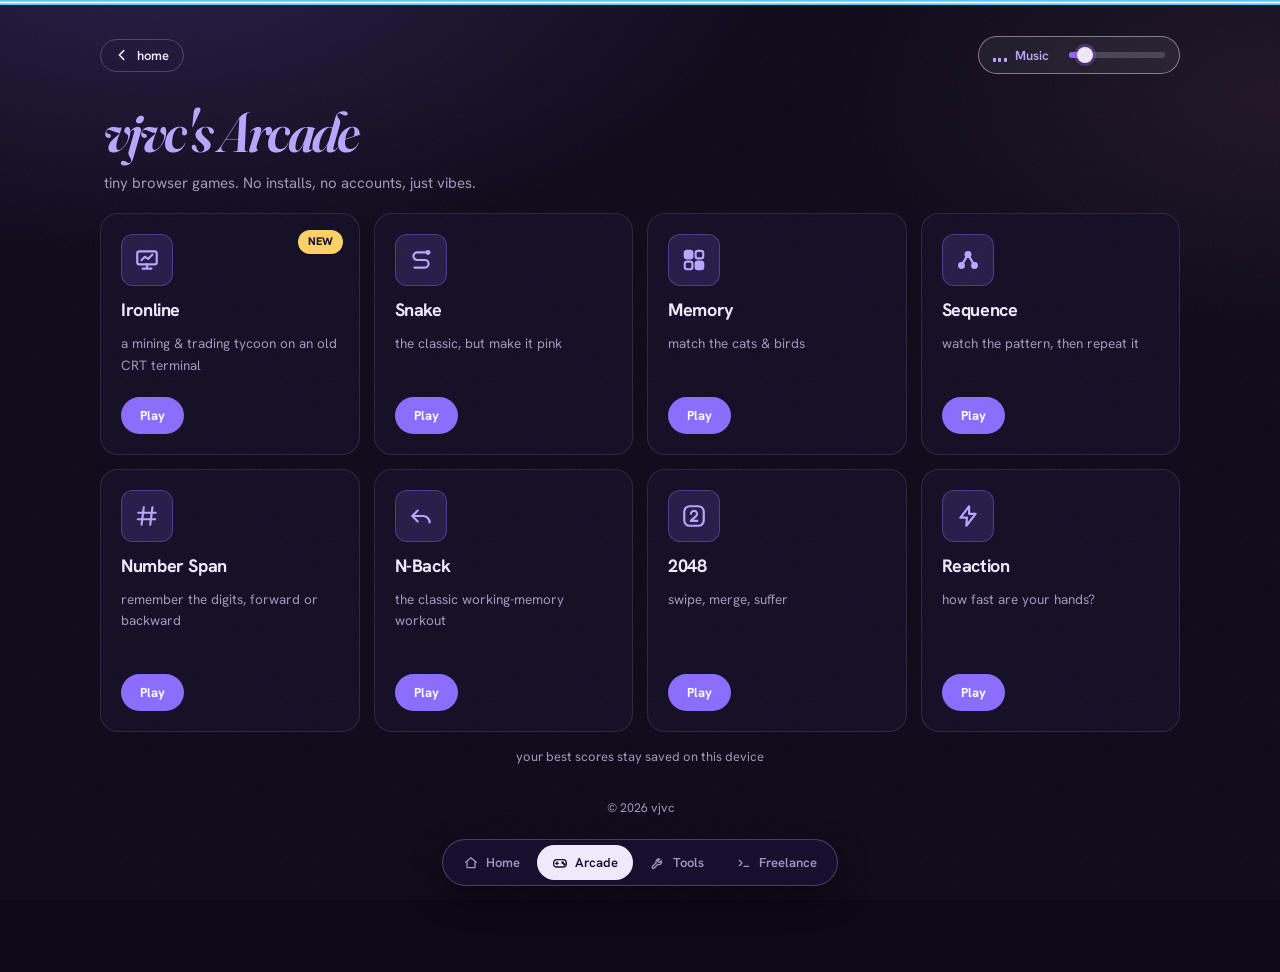
<file: arcade.html>
<!doctype html>
<html lang="en" dir="ltr">
<head>
  <meta name="color-scheme" content="dark">
  <script>try{localStorage.setItem("lang","en")}catch(e){}</script>
  <meta charset="utf-8">
  <meta name="viewport" content="width=device-width, initial-scale=1">
  <meta name="theme-color" content="#0D0918">
  <title>vjvc's Arcade</title>
  <meta name="description" content="vjvc's arcade: tiny browser games. A CRT mining tycoon, Snake, 2048, a reaction test and memory games. No installs, no accounts.">
  <link rel="canonical" href="https://v7vc.github.io/site/arcade">
  <meta property="og:type" content="website">
  <meta property="og:title" content="vjvc's Arcade">
  <meta property="og:description" content="Tiny browser games. A CRT mining tycoon, Snake, 2048, a reaction test and memory games. No installs, no accounts.">
  <meta property="og:url" content="https://v7vc.github.io/site/arcade">
  <meta property="og:image" content="https://v7vc.github.io/site/arcade-og.jpg">
  <meta name="twitter:card" content="summary_large_image">
  <meta name="twitter:title" content="vjvc's Arcade">
  <meta name="twitter:description" content="Tiny browser games. A CRT mining tycoon, Snake, 2048, a reaction test and memory games. No installs, no accounts.">
  <meta name="twitter:image" content="https://v7vc.github.io/site/arcade-og.jpg">
  <link rel="icon" href="favicon.svg?v=2" type="image/svg+xml">
  <link rel="preconnect" href="https://fonts.googleapis.com">
  <link rel="preconnect" href="https://fonts.gstatic.com" crossorigin>
  <link href="https://fonts.googleapis.com/css2?family=Fraunces:ital,opsz,wght@0,9..144,400..800;1,9..144,400..800&family=Hanken+Grotesk:wght@400;500;600;700;800&display=swap" rel="stylesheet">
  <link href="https://fonts.googleapis.com/css2?family=IBM+Plex+Mono:wght@400;500;600&display=swap" rel="stylesheet">
  <style>
    :root {
      --bg: #150F29;
      --text: #faf5ff;
      --muted: #c4b5d9;
      --line: rgba(245, 238, 255, 0.16);
      --pink: #a855f7;
      --pink-soft: #e9d5ff;
      --blue: #5bcefa;
      --radius: 28px;
    }

    * {
      box-sizing: border-box;
    }

    body {
      margin: 0;
      min-height: 100vh;
      font-family: Inter, ui-sans-serif, system-ui, -apple-system, BlinkMacSystemFont, "Segoe UI", sans-serif;
      color: var(--text);
      background:
        radial-gradient(circle at 16% 12%, rgba(168, 85, 247, 0.15), transparent 30%),
        radial-gradient(circle at 88% 16%, rgba(233, 213, 255, 0.08), transparent 28%),
        radial-gradient(circle at 50% 92%, rgba(91, 206, 250, 0.08), transparent 34%),
        var(--bg);
      animation: page-fade-in 0.4s ease-out;
      user-select: none;
      -webkit-user-select: none;
      -moz-user-select: none;
    }

    html[lang="fa"] body {
      font-family: Vazirmatn, Inter, ui-sans-serif, system-ui, -apple-system, BlinkMacSystemFont, "Segoe UI", sans-serif;
    }

    @keyframes page-fade-in {
      from { opacity: 0; }
      to { opacity: 1; }
    }

    @keyframes modal-fade {
      from { opacity: 0; }
      to { opacity: 1; }
    }

    @keyframes enchant {
      to { background-position: -300% 0; }
    }

    @keyframes appear {
      from { transform: scale(0.4); opacity: 0; }
      to { transform: scale(1); opacity: 1; }
    }

    @keyframes bump {
      0% { transform: scale(1); }
      50% { transform: scale(1.16); }
      100% { transform: scale(1); }
    }

    a {
      color: inherit;
      text-decoration: none;
    }

    h1, h2, h3, p {
      margin: 0;
    }

    a:focus-visible,
    button:focus-visible,
    [role="button"]:focus-visible {
      outline: 2px solid var(--pink-soft);
      outline-offset: 3px;
    }

    .page {
      width: min(1080px, calc(100% - 36px));
      margin: 0 auto;
      padding: 30px 0 56px;
    }

    .copyright {
      margin: 34px 0 0;
      color: var(--muted);
      font-size: 12.5px;
      text-align: center;
      opacity: 0.75;
    }

    .topbar {
      display: flex;
      align-items: center;
      gap: 12px;
      margin-bottom: 24px;
    }

    .pill-btn {
      display: inline-flex;
      align-items: center;
      gap: 8px;
      padding: 7px 14px;
      border: 1px solid var(--line);
      border-radius: 999px;
      background: rgba(250, 245, 255, 0.06);
      color: var(--text);
      font-family: inherit;
      font-size: 13px;
      font-weight: 600;
      cursor: pointer;
      transition: background 180ms ease, border-color 180ms ease;
    }

    .pill-btn:hover {
      background: rgba(250, 245, 255, 0.12);
      border-color: rgba(233, 213, 255, 0.4);
    }

    .pill-btn svg {
      width: 14px;
      height: 14px;
    }

    html[dir="rtl"] .pill-btn svg {
      transform: scaleX(-1);
    }

    .head {
      margin: 6px 4px 20px;
    }

    .head h1 {
      font-size: clamp(36px, 7vw, 60px);
      line-height: 1.2;
      letter-spacing: -0.04em;
    }

    .head p {
      margin-top: 8px;
      color: var(--muted);
      font-size: 15px;
    }

    .gradient-text {
      background: linear-gradient(90deg, var(--pink), var(--blue), var(--pink-soft), var(--pink));
      background-size: 300% 100%;
      -webkit-background-clip: text;
      background-clip: text;
      color: transparent;
      animation: enchant 5s linear infinite;
    }

    .view[hidden] {
      display: none !important;
    }

    .card {
      border: 1px solid var(--line);
      border-radius: var(--radius);
      background: linear-gradient(145deg, rgba(250, 245, 255, 0.09), rgba(250, 245, 255, 0.04));
      box-shadow: 0 20px 60px rgba(0, 0, 0, 0.3);
      backdrop-filter: blur(18px);
    }

    .hub-grid {
      display: grid;
      grid-template-columns: repeat(auto-fit, minmax(230px, 1fr));
      gap: 14px;
    }

    .new-badge {
      position: absolute;
      top: 16px;
      inset-inline-end: 16px;
      padding: 4px 10px;
      border-radius: 999px;
      background: linear-gradient(135deg, var(--pink), var(--blue));
      color: #150F29;
      font-size: 11px;
      font-weight: 800;
      letter-spacing: 0.08em;
      line-height: 1.4;
      box-shadow: 0 4px 14px rgba(0, 0, 0, 0.25);
    }

    .game-card {
      position: relative;
      display: flex;
      flex-direction: column;
      gap: 12px;
      padding: 20px;
      transition: transform 180ms ease, border-color 180ms ease;
    }

    .game-card:hover {
      transform: translateY(-3px);
      border-color: rgba(233, 213, 255, 0.4);
    }

    .icon {
      width: 52px;
      height: 52px;
      display: grid;
      place-items: center;
      border-radius: 18px;
      color: #150F29;
      background: linear-gradient(135deg, var(--pink), var(--blue));
      box-shadow: 0 14px 30px rgba(168, 85, 247, 0.18);
    }

    .icon svg {
      width: 26px;
      height: 26px;
    }

    .game-card h3 {
      font-size: 18px;
      letter-spacing: -0.02em;
    }

    .game-card p {
      color: var(--muted);
      font-size: 13.5px;
      line-height: 1.6;
    }

    .best-line {
      min-height: 18px;
      color: var(--pink-soft);
      font-size: 12.5px;
      font-weight: 600;
    }

    .play {
      margin-top: auto;
      align-self: flex-start;
      padding: 9px 18px;
      border-radius: 999px;
      background: linear-gradient(135deg, var(--pink), var(--pink-soft));
      color: #150F29;
      font-size: 13px;
      font-weight: 700;
    }

    .hint {
      margin-top: 16px;
      color: var(--muted);
      font-size: 13px;
      text-align: center;
    }

    .game .hint {
      margin: 0;
      padding: 0 18px 20px;
    }

    .statbar {
      display: flex;
      flex-wrap: wrap;
      gap: 10px;
      justify-content: center;
      align-items: center;
      padding: 18px 18px 0;
    }

    .stat {
      padding: 8px 16px;
      border: 1px solid var(--line);
      border-radius: 999px;
      background: rgba(250, 245, 255, 0.06);
      color: var(--muted);
      font-size: 13px;
    }

    .stat b {
      margin-inline-start: 6px;
      color: var(--text);
      font-size: 14px;
      unicode-bidi: plaintext;
    }

    .ghost {
      padding: 8px 16px;
      border: 1px solid var(--line);
      border-radius: 999px;
      background: rgba(250, 245, 255, 0.08);
      color: var(--text);
      font-family: inherit;
      font-size: 13px;
      font-weight: 600;
      cursor: pointer;
      transition: background 180ms ease, border-color 180ms ease, opacity 180ms ease;
    }

    .ghost:hover:not(:disabled) {
      background: rgba(250, 245, 255, 0.14);
      border-color: rgba(233, 213, 255, 0.4);
    }

    .ghost:disabled {
      opacity: 0.4;
      cursor: default;
    }

    .btn {
      padding: 11px 22px;
      border: none;
      border-radius: 14px;
      background: linear-gradient(135deg, var(--pink), var(--pink-soft));
      color: #150F29;
      font-family: inherit;
      font-size: 14px;
      font-weight: 700;
      cursor: pointer;
      transition: filter 180ms ease, transform 180ms ease;
    }

    .btn:hover {
      filter: brightness(1.05);
      transform: translateY(-2px);
    }

    .stage-wrap {
      display: flex;
      justify-content: center;
      padding: 22px;
    }

    .stage {
      position: relative;
      width: min(420px, 100%, max(240px, calc(100vh - 250px)));
      width: min(420px, 100%, max(240px, calc(100dvh - 250px)));
      border: 1px solid var(--line);
      border-radius: 24px;
      overflow: hidden;
      background: rgba(250, 245, 255, 0.05);
    }

    .stage.swipe {
      touch-action: none;
    }

    .stage canvas {
      display: block;
      width: 100%;
      height: auto;
      aspect-ratio: 1;
    }

    .overlay {
      position: absolute;
      inset: 0;
      z-index: 5;
      display: grid;
      place-items: center;
      padding: 20px;
      background: rgba(19, 14, 31, 0.78);
      backdrop-filter: blur(4px);
      text-align: center;
      animation: modal-fade 180ms ease-out;
    }

    .overlay[hidden] {
      display: none;
    }

    .big {
      font-size: clamp(26px, 4vw, 36px);
      font-weight: 800;
      letter-spacing: -0.03em;
    }

    .sub {
      margin: 10px 0 18px;
      color: var(--muted);
      font-size: 14px;
      line-height: 1.7;
    }

    .mem-grid {
      display: grid;
      grid-template-columns: repeat(4, 1fr);
      gap: 10px;
      padding: 10px;
    }

    .m-card {
      position: relative;
      aspect-ratio: 1;
      border-radius: 16px;
      cursor: pointer;
      perspective: 700px;
    }

    .m-inner {
      position: absolute;
      inset: 0;
      transform-style: preserve-3d;
      transition: transform 350ms ease;
    }

    .m-card.flip .m-inner {
      transform: rotateY(180deg);
    }

    .m-face {
      position: absolute;
      inset: 0;
      display: grid;
      place-items: center;
      border-radius: 16px;
      backface-visibility: hidden;
      -webkit-backface-visibility: hidden;
    }

    .m-back {
      border: 1px solid var(--line);
      background: linear-gradient(135deg, rgba(168, 85, 247, 0.22), rgba(91, 206, 250, 0.14));
      color: var(--pink-soft);
      font-size: clamp(18px, 4.5vw, 24px);
    }

    .m-card:hover:not(.flip) .m-back {
      border-color: rgba(233, 213, 255, 0.4);
    }

    .m-front {
      transform: rotateY(180deg);
      border: 1px solid rgba(233, 213, 255, 0.4);
      background: rgba(250, 245, 255, 0.1);
      font-size: clamp(24px, 7vw, 34px);
    }

    .m-card.match .m-front {
      background: linear-gradient(135deg, rgba(168, 85, 247, 0.3), rgba(233, 213, 255, 0.22));
      box-shadow: 0 0 0 2px rgba(168, 85, 247, 0.45) inset;
    }

    .board {
      aspect-ratio: 1;
      direction: ltr;
    }

    .slots {
      position: absolute;
      inset: 10px;
      display: grid;
      grid-template-columns: repeat(4, 1fr);
      grid-template-rows: repeat(4, 1fr);
      gap: 10px;
    }

    .slot {
      border-radius: 14px;
      background: rgba(250, 245, 255, 0.06);
    }

    .tiles {
      position: absolute;
      inset: 10px;
    }

    .tile {
      position: absolute;
      left: 0;
      top: 0;
      width: calc((100% - 30px) / 4);
      height: calc((100% - 30px) / 4);
      transform: translate(calc(var(--c) * (100% + 10px)), calc(var(--r) * (100% + 10px)));
      transition: transform 110ms ease-out;
    }

    .face {
      width: 100%;
      height: 100%;
      display: grid;
      place-items: center;
      border-radius: 14px;
      font-size: clamp(20px, 7.2vw, 32px);
      font-weight: 800;
      letter-spacing: -0.03em;
      color: var(--text);
      background: rgba(250, 245, 255, 0.12);
    }

    .face.len3 { font-size: clamp(18px, 6.2vw, 28px); }
    .face.len4 { font-size: clamp(15px, 5vw, 24px); }
    .face.len5 { font-size: clamp(13px, 4.2vw, 20px); }
    .face.fresh { animation: appear 180ms 100ms ease-out backwards; }
    .face.bump { animation: bump 180ms ease-out; }

    .face.v2 { background: #e9d5ff; color: #150F29; }
    .face.v4 { background: #d8b4fe; color: #150F29; }
    .face.v8 { background: #c084fc; color: #150F29; }
    .face.v16 { background: #a855f7; color: #150F29; }
    .face.v32 { background: #f75e9f; color: #fff; }
    .face.v64 { background: #e94b8c; color: #fff; }
    .face.v128 { background: #d94fd4; color: #fff; }
    .face.v256 { background: #b45cf0; color: #fff; }
    .face.v512 { background: #8f6bff; color: #fff; }
    .face.v1024 { background: #6f8cff; color: #fff; }
    .face.v2048 { background: linear-gradient(135deg, #5bcefa, #a855f7); color: #150F29; box-shadow: 0 0 24px rgba(91, 206, 250, 0.5); }
    .face.vbig { background: linear-gradient(135deg, #a855f7, #5bcefa); color: #150F29; }

    .pad-wrap {
      padding: 22px;
    }

    .pad {
      display: grid;
      place-items: center;
      min-height: min(340px, 64vw);
      padding: 20px;
      border: 1px solid var(--line);
      border-radius: 24px;
      text-align: center;
      cursor: pointer;
      touch-action: manipulation;
      transition: background 120ms ease, border-color 120ms ease;
    }

    .pad.idle { background: rgba(250, 245, 255, 0.06); }
    .pad.armed { background: rgba(91, 206, 250, 0.14); border-color: rgba(91, 206, 250, 0.4); }
    .pad.ready { background: linear-gradient(135deg, var(--pink), var(--pink-soft)); border-color: transparent; color: #150F29; background-origin: border-box;}
    .pad.fail { background: rgba(237, 66, 69, 0.2); border-color: rgba(237, 66, 69, 0.4); }
    .pad.result { background: rgba(59, 165, 93, 0.18); border-color: rgba(59, 165, 93, 0.4); }

    .msg {
      font-size: clamp(24px, 5vw, 36px);
      font-weight: 800;
      letter-spacing: -0.03em;
      unicode-bidi: plaintext;
    }

    .pad .sub {
      margin: 8px 0 0;
      unicode-bidi: plaintext;
    }

    .pad.ready .sub {
      color: rgba(19, 14, 31, 0.72);
    }

    .ghost[aria-pressed="true"] {
      background: rgba(168, 85, 247, 0.22);
      border-color: rgba(233, 213, 255, 0.5);
    }

    .seq-grid {
      display: grid;
      grid-template-columns: repeat(3, 1fr);
      gap: 10px;
      padding: 10px;
      direction: ltr;
    }

    .seq-pad {
      aspect-ratio: 1;
      padding: 0;
      border: 1px solid var(--line);
      border-radius: 16px;
      background: rgba(250, 245, 255, 0.06);
      color: inherit;
      font-family: inherit;
      cursor: pointer;
      touch-action: manipulation;
      transition: background 120ms ease, border-color 120ms ease, box-shadow 120ms ease;
    }

    .seq-pad:hover:not(.static) {
      border-color: rgba(233, 213, 255, 0.4);
    }

    .seq-pad.static,
    .seq-grid.locked .seq-pad {
      cursor: default;
    }

    .seq-pad.lit {
      background: linear-gradient(135deg, var(--pink), var(--pink-soft));
      border-color: transparent;
      box-shadow: 0 0 28px rgba(168, 85, 247, 0.55); background-origin: border-box;}

    .seq-pad.tap {
      background: rgba(91, 206, 250, 0.28);
      border-color: rgba(91, 206, 250, 0.5);
    }

    .seq-pad.good {
      background: rgba(59, 165, 93, 0.4);
      border-color: rgba(59, 165, 93, 0.6);
      box-shadow: none;
    }

    .seq-pad.bad {
      background: rgba(237, 66, 69, 0.35);
      border-color: rgba(237, 66, 69, 0.55);
      box-shadow: none;
    }

    .phase {
      min-height: 26px;
      margin: 14px 18px 8px;
      color: var(--text);
      font-size: 14px;
      font-weight: 600;
      text-align: center;
      unicode-bidi: plaintext;
    }

    .num-screen {
      display: grid;
      place-items: center;
      min-height: 200px;
      padding: 16px;
      font-size: clamp(56px, 16vw, 96px);
      font-weight: 800;
      letter-spacing: -0.03em;
      direction: ltr;
    }

    .num-screen.small {
      color: var(--pink-soft);
      font-size: clamp(26px, 8vw, 40px);
      letter-spacing: 0.12em;
    }

    .num-form {
      display: flex;
      gap: 10px;
      padding: 0 14px 16px;
      direction: ltr;
    }

    .num-form[hidden] {
      display: none;
    }

    .num-input {
      flex: 1;
      min-width: 0;
      padding: 12px 14px;
      border: 1px solid var(--line);
      border-radius: 14px;
      background: rgba(250, 245, 255, 0.08);
      color: var(--text);
      font-family: inherit;
      font-size: 20px;
      letter-spacing: 0.14em;
      text-align: center;
      outline: none;
    }

    .num-input:focus {
      border-color: rgba(233, 213, 255, 0.5);
    }

    .act {
      display: flex;
      justify-content: center;
      padding: 4px 18px 0;
    }

    .act .btn {
      width: min(320px, 100%);
      padding: 16px 22px;
      font-size: 16px;
    }

    .act .btn:disabled {
      opacity: 0.4;
      cursor: default;
      transform: none;
      filter: none;
    }

    .act + .hint {
      margin-top: 14px;
    }

    @media (max-width: 560px) {
      .page {
        width: min(100% - 22px, 1080px);
        padding-top: 18px;
      }

      .statbar {
        padding: 14px 12px 0;
      }

      .stage-wrap,
      .pad-wrap {
        padding: 14px;
      }
    }

    @media (max-width: 640px) {
      .hub-grid {
        grid-template-columns: 1fr;
        gap: 10px;
      }

      .game-card {
        display: grid;
        grid-template-columns: auto minmax(0, 1fr) auto;
        grid-template-areas: "i h p" "i d p" "i b p";
        align-items: center;
        column-gap: 14px;
        row-gap: 2px;
        padding: 14px 16px;
      }

      .game-card:hover {
        transform: none;
      }

      .game-card .icon {
        grid-area: i;
        width: 46px;
        height: 46px;
        border-radius: 15px;
      }

      .game-card h3 {
        grid-area: h;
      }

      .game-card p {
        grid-area: d;
        font-size: 13px;
        line-height: 1.5;
      }

      .game-card .best-line {
        grid-area: b;
        min-height: 0;
      }

      .game-card .best-line:empty {
        display: none;
      }

      .game-card .play {
        grid-area: p;
        align-self: center;
        margin: 0;
        padding: 8px 14px;
      }

      .new-badge {
        top: -8px;
        font-size: 10px;
        padding: 2px 9px;
      }
    }

    @media (prefers-reduced-motion: reduce) {
      body,
      .gradient-text,
      .overlay,
      .face.fresh,
      .face.bump {
        animation: none;
      }

      .m-inner,
      .tile,
      .seq-pad {
        transition: none;
      }
    }
  
/* ===== vjvc v4: editorial night ===== */
:root{--bg:#0D0918;--bg2:#120D24;--surf:#171030;--surf2:#1F1740;--text:#EFEAFB;--ink:#EFEAFB;--dk:#150F2B;--muted:#9E96BE;--line:rgba(239,234,251,.11);--line2:rgba(239,234,251,.22);--edge:rgba(239,234,251,.24);--edge-soft:rgba(239,234,251,.12);--sh:transparent;--pink:#8B6CFF;--pink-soft:#B8A6FF;--blue:#6CCBF5;--rose:#FF9EC4;--peach:#FFD0A6;--sun:#FFD166;--mint:#7BE0B0;--surface:#171030;--radius:16px;color-scheme:dark}
html{scrollbar-color:#3A2D78 var(--bg);scroll-behavior:smooth}
html[lang] body,body{font-family:"Hanken Grotesk",system-ui,sans-serif;color:var(--text);animation:none;padding-bottom:100px;background:radial-gradient(70% 45% at 12% -5%,rgba(139,108,255,.2),transparent 70%),radial-gradient(50% 35% at 100% 10%,rgba(255,158,196,.08),transparent 70%),var(--bg)}
body::before{content:"";position:fixed;inset:0 0 auto;height:5px;z-index:60;pointer-events:none;background:linear-gradient(#5CC8F5 0 20%,#F5A9B8 20% 40%,#fff 40% 60%,#F5A9B8 60% 80%,#5CC8F5 80%)}
body::after{content:"";position:fixed;inset:0;z-index:1;pointer-events:none;opacity:.05;background-image:url("data:image/svg+xml;utf8,<svg xmlns='http://www.w3.org/2000/svg' width='160' height='160'><filter id='n'><feTurbulence type='fractalNoise' baseFrequency='.8' numOctaves='2' stitchTiles='stitch'/></filter><rect width='100%25' height='100%25' filter='url(%23n)'/></svg>")}
::selection{background:var(--pink);color:#fff}
.page{padding-top:36px}
h1,h2,.big,.msg,.num-screen{font-family:Fraunces,Georgia,serif;font-weight:600;font-variation-settings:"opsz" 144;font-variant-numeric:tabular-nums}
h1{font-size:clamp(48px,9vw,96px);line-height:1;letter-spacing:-.03em}
h2{letter-spacing:-.01em}
.head h2,.apps-head h2,.freelance-top h2,.arcade-top h2{font-size:26px}
.gradient-text{background:none;-webkit-background-clip:border-box;background-clip:border-box;color:var(--pink-soft);font-style:italic;animation:none;text-shadow:none}
.copyright{opacity:1;color:var(--muted)}
.home-link{color:var(--text);border-bottom:1px solid var(--line2)}
.home-link:hover{color:var(--pink-soft);border-color:var(--pink-soft)}
.stat,.status,.card-tag,.app-tag,.snap-label,.chip,.freelance-chip{font-family:"IBM Plex Mono",ui-monospace,monospace;font-size:12px}
@keyframes rise{from{opacity:0;transform:translateY(14px)}to{opacity:1;transform:none}}

/* containers */
.hero,.glass,.freelance-panel,.arcade-panel{border:1px solid var(--line2);border-radius:26px;background:linear-gradient(180deg,rgba(255,255,255,.035),rgba(255,255,255,.01)),var(--surf);box-shadow:none;backdrop-filter:none}
.card,.app-card,.brief{border:1px solid var(--line);border-radius:18px;background:var(--bg2);box-shadow:none;backdrop-filter:none;transition:transform .16s ease,border-color .16s ease,background .16s ease}
.brief.glass{border:1px solid var(--line2);border-radius:26px;background:var(--surf)}
.snapshot,.freelance-card,.arcade-card{border:1px solid var(--line);border-radius:16px;background:rgba(255,255,255,.03);box-shadow:none}
.oc-panel{border:1px solid var(--line2);border-radius:22px;background:var(--surf2);transform:none}
.card:hover{transform:none;border-color:var(--line)}
.game-card:hover,.app-card:hover,.social:hover,.arcade-tile:hover{transform:translateY(-2px);border-color:var(--pink-soft);background:var(--surf);box-shadow:none}
.snap-row{border-bottom:1px solid var(--line)}
.card-note{border-top:1px solid var(--line)}
.freelance-status,.arcade-status{border-bottom:1px solid var(--line)}
.hero>*{animation:rise .6s cubic-bezier(.2,.8,.2,1) both}.hero>*:nth-child(2){animation-delay:.1s}

/* buttons */
.pill-btn,.ghost,.lang-toggle,.btn,.link,.play,.app-link,.freelance-go,.arcade-go,.modal-close{border:1px solid var(--line2);color:var(--text);background:transparent;box-shadow:none;filter:none;transition:transform .12s ease,background .12s ease,border-color .12s ease}
.pill-btn,.ghost,.lang-toggle,.play{border-radius:999px}
.btn,.link,.app-link,.freelance-go,.arcade-go,.modal-close{border-radius:12px}
.pill-btn:hover,.ghost:hover:not(:disabled),.lang-toggle:hover,.btn:hover,.link:hover,.app-link:hover,.freelance-go:hover,.arcade-go:hover,.modal-close:hover{transform:none;box-shadow:none;background:rgba(255,255,255,.07);border-color:var(--pink-soft);filter:none}
.pill-btn:active,.ghost:active,.btn:active,.link:active,.app-link:active,.freelance-go:active,.arcade-go:active,.modal-close:active{transform:translateY(1px);box-shadow:none}
.btn.primary,.link.primary,.app-link.primary,.freelance-go,.arcade-go,.modal-close{background:var(--text);color:var(--dk);border-color:transparent;font-weight:700}
.btn.primary:hover,.link.primary:hover,.app-link.primary:hover,.freelance-go:hover,.arcade-go:hover,.modal-close:hover{background:#fff;border-color:transparent;filter:none}
.play{background:var(--pink);color:#fff;border-color:transparent}
.ghost:disabled{opacity:.4}
.chip,.freelance-chip,.stat,.status{background:transparent;border:1px solid var(--line2);color:var(--text);border-radius:999px}
.freelance-chip.main{background:var(--pink);color:#fff;border-color:transparent}

/* icons */
.icon,.app-icon,.arcade-icon{background:rgba(139,108,255,.16);color:var(--pink-soft);border:1px solid rgba(139,108,255,.38);border-radius:12px;box-shadow:none}
.icon.pink,.freelance-icon,.social-icon{background:var(--pink);color:#fff;border:0;border-radius:12px;box-shadow:none}
.freelance-icon svg,.social-icon svg{color:#fff}
.arcade-tile-icon{background:rgba(255,208,166,.14);color:var(--peach);border:1px solid rgba(255,208,166,.35);border-radius:10px;box-shadow:none}
.step-num{background:none;color:var(--pink-soft);border:1px solid var(--line2);border-radius:50%;box-shadow:none;font-family:"IBM Plex Mono",monospace}
.icon-img,.app-icon-img{background:none;box-shadow:none;border:0}
.social,.arcade-tile{background:transparent;border:1px solid var(--line);box-shadow:none;transition:transform .16s,border-color .16s,background .16s}
.social{border-radius:16px}.arcade-tile{border-radius:14px}
.social-icon{width:52px;height:52px;border-radius:14px}
.arcade-dot{background:var(--pink-soft);box-shadow:none}
.status-dot{background:var(--mint);box-shadow:0 0 0 4px rgba(123,224,176,.18)}
.flag{border:1px solid var(--line2);border-radius:10px;box-shadow:none}
.flag:hover{border-color:var(--pink-soft);box-shadow:none}
.modal-overlay{background:rgba(5,3,12,.72);backdrop-filter:none}
.modal-box{background:var(--surf);color:var(--text);border:1px solid var(--line2);border-radius:24px;box-shadow:0 30px 80px rgba(0,0,0,.55)}
.new-badge{background:var(--sun);color:var(--dk);border:0;border-radius:999px;box-shadow:none;letter-spacing:0;transform:none;font-weight:800}
.best-line{color:var(--pink-soft)}

/* forms */
.field label,.field .lbl{color:var(--text);font-weight:600}
.field input,.field select,.field textarea,.preview,.dd-btn{background:rgba(255,255,255,.04);border:1px solid var(--line2);border-radius:12px;color:var(--text);color-scheme:dark}
.field input::placeholder,.field textarea::placeholder{color:rgba(239,234,251,.34)}
.field input:focus,.field select:focus,.field textarea:focus,.preview:focus,.dd-btn:focus-visible,.dd.open .dd-btn{outline:none;background:rgba(255,255,255,.06);border-color:var(--pink-soft);box-shadow:0 0 0 3px rgba(139,108,255,.35)}
.dd-btn:hover{background:rgba(255,255,255,.06);border-color:var(--line2)}
.dd-btn svg{color:var(--text)}
.field select option{background:var(--surf);color:var(--text)}
.dd-menu{background:#1B1438;border:1px solid var(--line2);border-radius:14px;box-shadow:0 18px 40px rgba(0,0,0,.5)}
.dd-opt.active{background:rgba(139,108,255,.25);color:var(--text)}
.dd-opt svg{color:var(--pink-soft)}
.copied{color:var(--mint);font-weight:700}
.faq-item{background:transparent;border:1px solid var(--line);border-radius:16px}
.faq-item:hover{border-color:var(--line2)}
.faq-item.open{background:var(--surf);border-color:var(--line2)}
.faq-icon::before,.faq-icon::after{background:var(--pink-soft)}
a:focus-visible,button:focus-visible,[role="button"]:focus-visible,.faq-q:focus-visible,.flag:focus-visible,.arcade-go:focus-visible,.arcade-tile:focus-visible{outline:2px solid var(--pink-soft);outline-offset:3px}

.head h1{font-size:clamp(30px,6vw,56px)}
.btn{background:var(--text);color:var(--dk);border-color:transparent;font-weight:700}
.btn:hover{background:#fff;border-color:transparent}
.act .btn:disabled{opacity:.4;transform:none}
.stage{background:#08050F;border:1px solid var(--line2);border-radius:20px;box-shadow:none;color:var(--text)}
.overlay{background:rgba(8,5,15,.92);backdrop-filter:none;color:var(--text)}
.overlay .big,.num-screen{color:var(--text)}
.stage .sub{color:var(--muted)}
.num-screen.small{color:var(--pink-soft)}
.num-input{background:rgba(255,255,255,.06);border:1px solid var(--line2);border-radius:12px;color:var(--text)}
.num-input:focus{border-color:var(--pink-soft);outline:none}
.ghost[aria-pressed="true"]{background:var(--text);color:var(--dk);border-color:transparent}
.m-back{background:#231A48;border:1px solid var(--line2);color:var(--pink-soft)}
.m-card:hover:not(.flip) .m-back{border-color:var(--pink-soft)}
.m-front{background:var(--text);color:var(--dk);border:1px solid var(--text)}
.m-card.match .m-front{background:var(--mint);border-color:var(--mint);box-shadow:none}
.slot{background:rgba(255,255,255,.06)}
.face{background:rgba(255,255,255,.06);color:var(--text)}
.face.v2{background:#2B2250}.face.v4{background:#382B6B}.face.v8{background:#4B3A8F}.face.v16{background:#6347BF}
.face.v32{background:#8B6CFF;color:#fff}.face.v64{background:#A98BFF;color:var(--dk)}
.face.v128{background:#FF9EC4;color:var(--dk)}.face.v256{background:#FF86B2;color:var(--dk)}.face.v512{background:#FFB08A;color:var(--dk)}.face.v1024{background:var(--sun);color:var(--dk)}
.face.v2048,.face.vbig{background:var(--mint);color:var(--dk);box-shadow:0 0 0 3px #fff inset}
.pad{border:1px solid var(--line2);border-radius:22px;box-shadow:none}
.pad.idle{background:var(--surf2);border-color:var(--line2)}
.pad.armed{background:var(--sun);color:var(--dk);border-color:transparent}.pad.armed .sub{color:#4B3B10}
.pad.ready{background:var(--pink);color:#fff;border-color:transparent}
.pad.ready .sub{color:#EDE7FF}
.pad.fail{background:#FF8FA3;color:var(--dk);border-color:transparent}.pad.fail .sub{color:#5A1B2A}
.pad.result{background:var(--mint);color:var(--dk);border-color:transparent}.pad.result .sub{color:#0F4A31}
.seq-pad{background:rgba(255,255,255,.07);border:1px solid var(--line2)}
.seq-pad:hover:not(.static){border-color:var(--pink-soft)}
.seq-pad.lit{background:var(--pink-soft);border-color:#fff;box-shadow:0 0 0 3px rgba(255,255,255,.7)}
.seq-pad.tap{background:var(--blue);border-color:#fff}
.seq-pad.good{background:var(--mint);border-color:#fff}
.seq-pad.bad{background:#FF8FA3;border-color:#fff}

.dock{position:fixed;inset-inline:0;bottom:max(14px,env(safe-area-inset-bottom));z-index:55;display:flex;justify-content:center;pointer-events:none}
.dock nav{pointer-events:auto;display:flex;gap:2px;padding:5px;background:rgba(23,16,48,.94);border:1px solid var(--line2);border-radius:999px;box-shadow:0 12px 32px rgba(0,0,0,.45)}
.dock a{display:flex;align-items:center;gap:7px;padding:9px 15px;border-radius:999px;color:var(--muted);font-size:13px;font-weight:600;text-decoration:none;transition:background .12s,color .12s}
.dock a:hover{background:rgba(255,255,255,.08);color:var(--text)}
.dock a[aria-current="page"]{background:var(--text);color:var(--dk)}
.dock svg{width:16px;height:16px;flex:none}
@media(max-width:560px){.dock a{padding:10px 12px}.dock a:not([aria-current="page"]) span{display:none}}
@media(prefers-reduced-motion:reduce){.hero>*{animation:none}}

.skip{position:fixed;inset-inline-start:12px;top:-70px;z-index:70;padding:10px 16px;background:var(--pink);color:#fff;border-radius:12px;font-weight:700;text-decoration:none;transition:top .15s}
.skip:focus{top:20px}
.nojs{margin:0 0 16px;padding:12px 16px;border:2px dashed var(--sun);border-radius:14px;color:var(--sun);text-align:center}
#lang-toggle,.lang-toggle{display:none !important}
.dock{transition:transform .25s ease}.dock.away{transform:translateY(170%)}
#vibe-status[role="button"]{cursor:pointer;transition:border-color .12s}
#vibe-status[role="button"]:hover{border-color:var(--edge)}
@media print{body::before,.dock,.skip{display:none}body{background:#fff;color:#000}}
@media(prefers-reduced-motion:reduce){.dock,.skip{transition:none}}
</style>
  <link rel="stylesheet" href="langfx.css">
  <link rel="stylesheet" href="music.css">
  <script src="langfx.js" defer></script>
  <script src="music.js"></script>
</head>
<body>
<a class="skip" href="#main">Skip to content</a>
  <main class="page" id="main"><noscript><p class="nojs">This page needs JavaScript to run.</p></noscript>
    <div class="topbar">
      <a class="pill-btn" id="back-link" href="index.html">
        <svg viewBox="0 0 16 16" fill="none" stroke="currentColor" stroke-width="1.8" stroke-linecap="round" stroke-linejoin="round" aria-hidden="true"><path d="M10 3 5 8l5 5"/></svg>
        <span id="back-label"></span>
      </a>
      <button type="button" class="pill-btn lang-toggle" id="lang-toggle" aria-label="Switch language"><span class="lt-pill"></span><span class="lt-o" data-l="en">EN</span><span class="lt-o" data-l="fa">فا</span></button>
    </div>

    <div class="head">
      <h1><span class="gradient-text" id="g-title"></span></h1>
      <p id="g-sub"></p>
    </div>

    <section class="view" id="view-hub">
      <div class="hub-grid" id="hub-grid"></div>
      <p class="hint" id="hub-hint"></p>
    </section>

    <section class="view card game" id="view-snake" hidden>
      <div class="statbar">
        <span class="stat"><span id="snake-score-label"></span><b id="snake-score">0</b></span>
        <span class="stat"><span id="snake-best-label"></span><b id="snake-best">0</b></span>
        <button type="button" class="ghost" id="snake-pause"></button>
        <button type="button" class="ghost" id="snake-restart"></button>
      </div>
      <div class="stage-wrap">
        <div class="stage" id="snake-stage">
          <canvas id="snake-canvas" role="img"></canvas>
          <div class="overlay" id="snake-overlay">
            <div>
              <p class="big" id="snake-ov-t"></p>
              <p class="sub" id="snake-ov-s"></p>
              <button type="button" class="btn" id="snake-ov-btn"></button>
            </div>
          </div>
        </div>
      </div>
      <p class="hint" id="snake-hint"></p>
    </section>

    <section class="view card game" id="view-memory" hidden>
      <div class="statbar">
        <span class="stat"><span id="mem-moves-label"></span><b id="mem-moves">0</b></span>
        <span class="stat"><span id="mem-time-label"></span><b id="mem-time">0</b></span>
        <span class="stat"><span id="mem-best-label"></span><b id="mem-best">–</b></span>
        <button type="button" class="ghost" id="mem-restart"></button>
      </div>
      <div class="stage-wrap">
        <div class="stage" id="mem-stage">
          <div class="mem-grid" id="mem-grid"></div>
          <div class="overlay" id="mem-overlay" hidden>
            <div>
              <p class="big" id="mem-ov-t"></p>
              <p class="sub" id="mem-ov-s"></p>
              <button type="button" class="btn" id="mem-ov-btn"></button>
            </div>
          </div>
        </div>
      </div>
      <p class="hint" id="mem-hint"></p>
    </section>

    <section class="view card game" id="view-seq" hidden>
      <div class="statbar">
        <span class="stat"><span id="seq-len-label"></span><b id="seq-len">–</b></span>
        <span class="stat"><span id="seq-best-label"></span><b id="seq-best">–</b></span>
        <button type="button" class="ghost" id="seq-fwd" aria-pressed="true"></button>
        <button type="button" class="ghost" id="seq-back" aria-pressed="false"></button>
        <button type="button" class="ghost" id="seq-restart"></button>
      </div>
      <div class="stage-wrap">
        <div class="stage" id="seq-stage">
          <div class="seq-grid locked" id="seq-grid"></div>
          <div class="overlay" id="seq-overlay">
            <div>
              <p class="big" id="seq-ov-t"></p>
              <p class="sub" id="seq-ov-s"></p>
              <button type="button" class="btn" id="seq-ov-btn"></button>
            </div>
          </div>
        </div>
      </div>
      <p class="phase" id="seq-status" role="status" aria-live="polite"></p>
      <p class="hint" id="seq-hint"></p>
    </section>

    <section class="view card game" id="view-digits" hidden>
      <div class="statbar">
        <span class="stat"><span id="num-len-label"></span><b id="num-len">–</b></span>
        <span class="stat"><span id="num-best-label"></span><b id="num-best">–</b></span>
        <button type="button" class="ghost" id="num-fwd" aria-pressed="true"></button>
        <button type="button" class="ghost" id="num-back" aria-pressed="false"></button>
        <button type="button" class="ghost" id="num-restart"></button>
      </div>
      <div class="stage-wrap">
        <div class="stage" id="num-stage">
          <div class="num-screen" id="num-screen"></div>
          <form class="num-form" id="num-form" autocomplete="off" hidden>
            <input class="num-input" id="num-input" type="text" inputmode="numeric" autocomplete="off" autocapitalize="off" spellcheck="false" maxlength="24">
            <button type="submit" class="btn" id="num-check"></button>
          </form>
          <div class="overlay" id="num-overlay">
            <div>
              <p class="big" id="num-ov-t"></p>
              <p class="sub" id="num-ov-s"></p>
              <button type="button" class="btn" id="num-ov-btn"></button>
            </div>
          </div>
        </div>
      </div>
      <p class="phase" id="num-status" role="status" aria-live="polite"></p>
      <p class="hint" id="num-hint"></p>
    </section>

    <section class="view card game" id="view-nback" hidden>
      <div class="statbar">
        <span class="stat"><span id="nb-level-label"></span><b id="nb-level">1</b></span>
        <span class="stat"><span id="nb-trial-label"></span><b id="nb-trial">–</b></span>
        <span class="stat"><span id="nb-best-label"></span><b id="nb-best">–</b></span>
        <button type="button" class="ghost" id="nb-down">−</button>
        <button type="button" class="ghost" id="nb-up">+</button>
        <button type="button" class="ghost" id="nb-stop"></button>
      </div>
      <div class="stage-wrap">
        <div class="stage" id="nb-stage">
          <div class="seq-grid locked" id="nb-grid" aria-hidden="true"></div>
          <div class="overlay" id="nb-overlay">
            <div>
              <p class="big" id="nb-ov-t"></p>
              <p class="sub" id="nb-ov-s"></p>
              <button type="button" class="btn" id="nb-ov-btn"></button>
            </div>
          </div>
        </div>
      </div>
      <p class="phase" id="nb-status" role="status"></p>
      <div class="act"><button type="button" class="btn" id="nb-match" disabled></button></div>
      <p class="hint" id="nb-hint"></p>
    </section>

    <section class="view card game" id="view-g2048" hidden>
      <div class="statbar">
        <span class="stat"><span id="g2048-score-label"></span><b id="g2048-score">0</b></span>
        <span class="stat"><span id="g2048-best-label"></span><b id="g2048-best">0</b></span>
        <button type="button" class="ghost" id="g2048-restart"></button>
      </div>
      <div class="stage-wrap">
        <div class="stage board swipe" id="g2048-stage">
          <div class="slots" aria-hidden="true">
            <div class="slot"></div><div class="slot"></div><div class="slot"></div><div class="slot"></div>
            <div class="slot"></div><div class="slot"></div><div class="slot"></div><div class="slot"></div>
            <div class="slot"></div><div class="slot"></div><div class="slot"></div><div class="slot"></div>
            <div class="slot"></div><div class="slot"></div><div class="slot"></div><div class="slot"></div>
          </div>
          <div class="tiles" id="g2048-tiles"></div>
          <div class="overlay" id="g2048-overlay" hidden>
            <div>
              <p class="big" id="g2048-ov-t"></p>
              <p class="sub" id="g2048-ov-s"></p>
              <button type="button" class="btn" id="g2048-ov-btn"></button>
            </div>
          </div>
        </div>
      </div>
      <p class="hint" id="g2048-hint"></p>
    </section>

    <section class="view card game" id="view-reaction" hidden>
      <div class="statbar">
        <span class="stat"><span id="react-last-label"></span><b id="react-last">–</b></span>
        <span class="stat"><span id="react-best-label"></span><b id="react-best">–</b></span>
        <span class="stat"><span id="react-avg-label"></span><b id="react-avg">–</b></span>
      </div>
      <div class="pad-wrap">
        <div class="pad idle" id="react-pad" role="button" tabindex="0">
          <div>
            <p class="msg" id="react-msg" aria-live="polite"></p>
            <p class="sub" id="react-sub"></p>
          </div>
        </div>
      </div>
      <p class="hint" id="react-hint"></p>
    </section>
    <p class="copyright" dir="ltr">© 2026 vjvc</p>
  </main>

  <script>
    (function () {
      var host = location.hostname;
      var local = host === 'localhost' || host === '127.0.0.1' || /^[\d.]+$/.test(host) || host.charAt(0) === '[';
      if (local || !/^https?:$/.test(location.protocol)) return;
      var clean = location.pathname.replace(/\/index\.html$/, '/').replace(/\.html$/, '');
      if (clean !== location.pathname) history.replaceState(null, '', clean + location.search + location.hash);
    })();

    const $ = id => document.getElementById(id);

    const store = {
      get(key) {
        try { return localStorage.getItem(key); } catch (e) { return null; }
      },
      set(key, value) {
        try { localStorage.setItem(key, value); } catch (e) {}
      }
    };

    const FA_DIGITS = '۰۱۲۳۴۵۶۷۸۹';
    const VIEWS = ['snake', 'memory', 'seq', 'digits', 'nback', 'g2048', 'reaction'];
    const SLUGS = ['snake', 'memory', 'sequence', 'numbers', 'nback', '2048', 'reaction'];
    const ICONS = [
      '<svg viewBox="0 0 24 24" fill="none" stroke="currentColor" stroke-width="2" stroke-linecap="round" stroke-linejoin="round" aria-hidden="true"><path d="M16 5H8.5a3.5 3.5 0 0 0 0 7h7a3.5 3.5 0 0 1 0 7H6"/><circle cx="18.5" cy="5" r="2.3" fill="currentColor" stroke="none"/></svg>',
      '<svg viewBox="0 0 24 24" fill="none" stroke="currentColor" stroke-width="2" stroke-linecap="round" stroke-linejoin="round" aria-hidden="true"><rect x="3.5" y="3.5" width="7" height="7" rx="2" fill="currentColor"/><rect x="13.5" y="3.5" width="7" height="7" rx="2"/><rect x="3.5" y="13.5" width="7" height="7" rx="2"/><rect x="13.5" y="13.5" width="7" height="7" rx="2" fill="currentColor"/></svg>',
      '<svg viewBox="0 0 24 24" fill="none" stroke="currentColor" stroke-width="2" stroke-linecap="round" stroke-linejoin="round" aria-hidden="true"><path d="M6 17l6-10 6 10"/><circle cx="6" cy="17" r="2.2" fill="currentColor"/><circle cx="12" cy="7" r="2.2" fill="currentColor"/><circle cx="18" cy="17" r="2.2" fill="currentColor"/></svg>',
      '<svg viewBox="0 0 24 24" fill="none" stroke="currentColor" stroke-width="2" stroke-linecap="round" stroke-linejoin="round" aria-hidden="true"><path d="M9 4 7 20"/><path d="M17 4l-2 16"/><path d="M4 9h16"/><path d="M3.5 15h16"/></svg>',
      '<svg viewBox="0 0 24 24" fill="none" stroke="currentColor" stroke-width="2" stroke-linecap="round" stroke-linejoin="round" aria-hidden="true"><path d="M9 7 4 12l5 5"/><path d="M4 12h10a6 6 0 0 1 6 6"/></svg>',
      '<svg viewBox="0 0 24 24" fill="none" stroke="currentColor" stroke-width="2" stroke-linecap="round" stroke-linejoin="round" aria-hidden="true"><rect x="3" y="3" width="18" height="18" rx="5"/><path d="M9.2 10a2.8 2.8 0 1 1 4.9 1.9L9 16.5h6"/></svg>',
      '<svg viewBox="0 0 24 24" fill="none" stroke="currentColor" stroke-width="2" stroke-linecap="round" stroke-linejoin="round" aria-hidden="true"><path d="M13 3 5 13.5h6L10.5 21 19 10h-6z"/></svg>'
    ];

    const I18N = {
      en: {
        dir: 'ltr',
        backHome: 'home',
        music: 'Music',
        backArcade: 'arcade',
        play: 'Play',
        bestLabel: 'Best',
        movesWord: 'moves',
        hubTitle: "vjvc's Arcade",
        hubSub: 'tiny browser games. No installs, no accounts, just vibes.',
        hubHint: 'your best scores stay saved on this device',
        hubGames: [
          { name: 'Snake', tag: 'the classic, but make it pink' },
          { name: 'Memory', tag: 'match the cats & birds' },
          { name: 'Sequence', tag: 'watch the pattern, then repeat it' },
          { name: 'Number Span', tag: 'remember the digits, forward or backward' },
          { name: 'N-Back', tag: 'the classic working-memory workout' },
          { name: '2048', tag: 'swipe, merge, suffer' },
          { name: 'Reaction', tag: 'how fast are your hands?' }
        ],
        hubExtra: { badge: 'NEW', name: 'Ironline', tag: 'a mining & trading tycoon on an old CRT terminal' },
        spanBest: (f, b) => 'Best: ' + [f ? f + ' forward' : '', b ? b + ' backward' : ''].filter(Boolean).join(' · '),
        levelWord: 'level',
        seq: {
          title: 'Sequence', sub: 'watch the pattern, then repeat it',
          len: 'Length', best: 'Best', fwd: 'Forward', back: 'Backward', restart: 'Restart',
          idleT: 'Ready?',
          idleS: m => 'squares light up one by one. Repeat them ' + (m === 'b' ? 'in reverse order.' : 'in the same order.'),
          play: 'Start',
          watch: 'Watch…', yours: 'Your turn', yoursBack: 'Your turn · reverse order',
          ok: 'Correct!', retry: 'Not quite · one more try at this length',
          overT: 'Round over',
          overS: (n, rec) => (n ? 'longest sequence: ' + n : 'no luck this time') + (rec ? ' · new best!' : ''),
          again: 'Play again',
          hint: 'two tries per length · tap the squares or press 1–9',
          pad: n => 'square ' + n
        },
        digits: {
          title: 'Number Span', sub: 'remember the digits, in order or in reverse',
          len: 'Length', best: 'Best', fwd: 'Forward', back: 'Backward', restart: 'Restart',
          idleT: 'Ready?',
          idleS: m => 'digits appear one at a time. Type them back ' + (m === 'b' ? 'in reverse order.' : 'in the same order.'),
          play: 'Start',
          watch: 'Watch the numbers…', yours: 'Type them in', yoursBack: 'Type them in reverse',
          ok: 'Correct!', retry: 'Not quite · one more try at this length',
          check: 'Check', input: 'your answer',
          overT: 'Round over',
          overS: (n, rec) => (n ? 'longest number: ' + n + ' digits' : 'no luck this time') + (rec ? ' · new best!' : ''),
          again: 'Play again',
          hint: 'two tries per length · press Enter to check'
        },
        nback: {
          title: 'N-Back', sub: 'the classic working-memory workout',
          level: 'Level', trial: 'Trial', best: 'Best', stop: 'Stop', match: 'Match',
          lower: 'Lower level', higher: 'Higher level',
          idleT: n => n + '-back',
          idleS: n => 'a square lights up every few seconds. Press Match when it is the same square as ' + (n === '1' ? 'the one just before.' : 'the one ' + n + ' steps ago.'),
          play: 'Start',
          rule: n => n === '1' ? 'same square as the one just before?' : 'same square as ' + n + ' steps ago?',
          upT: 'Level up!', sameT: 'Solid round', downT: 'One level down',
          resS: (h, t, f, nx) => h + '/' + t + ' matches · ' + f + ' false alarms · next: ' + nx + '-back',
          again: 'Next round',
          hint: 'Space or the Match button · under 3 mistakes moves you up, over 5 moves you down'
        },
        snake: {
          title: 'Snake', sub: 'the classic, but make it pink',
          score: 'Score', best: 'Best', pause: 'Pause', resume: 'Resume', restart: 'Restart',
          idleT: 'Ready?', idleS: 'press an arrow key or swipe to start', play: 'Play',
          pauseT: 'Paused', pauseS: 'press space to resume',
          overT: 'Game over', overS: s => 'you scored ' + s, again: 'Play again',
          perfectT: 'Perfect!', perfectS: s => 'you filled the whole board · ' + s,
          hint: 'arrows or WASD to move · space to pause · swipe on touch screens',
          label: 'Snake game board'
        },
        memory: {
          title: 'Memory', sub: 'match the cats & birds',
          moves: 'Moves', time: 'Time', best: 'Best', restart: 'Restart',
          winT: 'Nice memory!', winS: (m, s) => m + ' moves · ' + s + 's', again: 'Play again',
          hint: 'flip two cards and find the pairs',
          card: 'hidden card'
        },
        g2048: {
          title: '2048', sub: 'swipe, merge, suffer',
          score: 'Score', best: 'Best', restart: 'Restart',
          winT: '2048!', winS: 'you absolute genius', keep: 'Keep going',
          overT: 'No moves left', overS: s => 'final score: ' + s, retry: 'Try again',
          hint: 'arrows, WASD or swipe · merge your way to 2048'
        },
        reaction: {
          title: 'Reaction Test', sub: 'how fast are your hands?',
          last: 'Last', best: 'Best', avg: 'Average of 5',
          hint: 'click the pad or press space',
          idleT: 'Click to start', idleS: 'then wait for pink…',
          wait: 'Wait…', waitS: "don't jump the gun",
          go: 'CLICK!', goS: 'now now now',
          foul: 'Too soon!', foulS: 'wait for the pink screen · click to try again',
          rate: ms => (ms < 200 ? 'lightning fast' : ms < 250 ? 'sharp reflexes' : ms < 320 ? 'solid' : 'still warming up') + ' · click to go again'
        }
      },
      fa: {
        dir: 'rtl',
        backHome: 'خانه',
        music: 'موزیک',
        backArcade: 'بازی‌ها',
        play: 'بازی کن',
        bestLabel: 'رکورد',
        movesWord: 'حرکت',
        hubTitle: 'آرکید vjvc',
        hubSub: 'بازی‌های کوچیک مرورگری. بدون نصب، بدون اکانت، فقط وایب.',
        hubHint: 'رکوردهات روی همین دستگاه ذخیره می‌مونن',
        hubGames: [
          { name: 'مار', tag: 'همون کلاسیک همیشگی، ولی صورتی' },
          { name: 'حافظه', tag: 'گربه‌ها و پرنده‌ها رو جفت کن' },
          { name: 'دنباله', tag: 'الگو رو ببین، بعد تکرارش کن' },
          { name: 'حافظه‌ی عددی', tag: 'عددها رو یادت بسپار، مستقیم یا برعکس' },
          { name: 'ان‌بک', tag: 'تمرین کلاسیک حافظه‌ی کاری' },
          { name: '۲۰۴۸', tag: 'بکش، ادغام کن، عذاب بکش' },
          { name: 'واکنش', tag: 'دستات چقدر سریعه؟' }
        ],
        hubExtra: { badge: 'جدید', name: 'آیرونلاین', tag: 'تایکون معدن و معامله روی یه ترمینال قدیمی CRT (انگلیسی)' },
        spanBest: (f, b) => 'رکورد: ' + [f ? 'مستقیم ' + f : '', b ? 'برعکس ' + b : ''].filter(Boolean).join(' · '),
        levelWord: 'سطح',
        seq: {
          title: 'دنباله', sub: 'الگو رو ببین، بعد تکرارش کن',
          len: 'طول', best: 'رکورد', fwd: 'مستقیم', back: 'برعکس', restart: 'از اول',
          idleT: 'آماده‌ای؟',
          idleS: m => 'خونه‌ها یکی‌یکی روشن می‌شن. ' + (m === 'b' ? 'برعکسِ ترتیب تکرارشون کن.' : 'با همون ترتیب تکرارشون کن.'),
          play: 'شروع',
          watch: 'ببین…', yours: 'نوبت توئه', yoursBack: 'نوبت توئه · برعکس',
          ok: 'درسته!', retry: 'نشد · یه بار دیگه با همین طول',
          overT: 'تموم شد',
          overS: (n, rec) => (n ? 'بلندترین دنباله: ' + n : 'این دفعه نشد') + (rec ? ' · رکورد جدید!' : ''),
          again: 'دوباره',
          hint: 'برای هر طول دو شانس داری · روی خونه‌ها بزن یا ۱ تا ۹ رو بزن',
          pad: n => 'خونه‌ی ' + n
        },
        digits: {
          title: 'حافظه‌ی عددی', sub: 'عددها رو یادت بسپار، مستقیم یا برعکس',
          len: 'طول', best: 'رکورد', fwd: 'مستقیم', back: 'برعکس', restart: 'از اول',
          idleT: 'آماده‌ای؟',
          idleS: m => 'عددها یکی‌یکی نشون داده می‌شن. ' + (m === 'b' ? 'برعکسِ ترتیب بنویسشون.' : 'با همون ترتیب بنویسشون.'),
          play: 'شروع',
          watch: 'عددها رو ببین…', yours: 'عددها رو بنویس', yoursBack: 'برعکس بنویسشون',
          ok: 'درسته!', retry: 'نشد · یه بار دیگه با همین طول',
          check: 'بررسی', input: 'جوابت',
          overT: 'تموم شد',
          overS: (n, rec) => (n ? 'بلندترین عدد: ' + n + ' رقمی' : 'این دفعه نشد') + (rec ? ' · رکورد جدید!' : ''),
          again: 'دوباره',
          hint: 'برای هر طول دو شانس داری · برای بررسی اینتر بزن'
        },
        nback: {
          title: 'ان‌بک', sub: 'تمرین کلاسیک حافظه‌ی کاری',
          level: 'سطح', trial: 'مرحله', best: 'رکورد', stop: 'توقف', match: 'یکیه',
          lower: 'سطح پایین‌تر', higher: 'سطح بالاتر',
          idleT: n => 'ان‌بک ' + n,
          idleS: n => 'هر چند ثانیه یه خونه روشن می‌شه. اگه همون خونه‌ای بود که ' + (n === '۱' ? 'همین قبلی' : n + ' مرحله پیش') + ' روشن شد، «یکیه» رو بزن.',
          play: 'شروع',
          rule: n => n === '۱' ? 'همون خونه‌ی قبلیه؟' : 'همون خونه‌ی ' + n + ' مرحله پیشه؟',
          upT: 'رفتی بالا!', sameT: 'دور خوبی بود', downT: 'یه سطح میای پایین',
          resS: (h, t, f, nx) => h + '/' + t + ' تا درست · ' + f + ' اشتباه زدن · بعدی: سطح ' + nx,
          again: 'دور بعد',
          hint: 'اسپیس یا دکمه‌ی «یکیه» · با کمتر از ۳ اشتباه می‌ری بالا، با بیشتر از ۵ میای پایین'
        },
        snake: {
          title: 'مار', sub: 'همون کلاسیک همیشگی، ولی صورتی',
          score: 'امتیاز', best: 'رکورد', pause: 'مکث', resume: 'ادامه', restart: 'از اول',
          idleT: 'آماده‌ای؟', idleS: 'یه دکمه‌ی جهت‌دار بزن یا انگشتت رو بکش تا شروع شه', play: 'شروع',
          pauseT: 'مکث', pauseS: 'برای ادامه اسپیس بزن',
          overT: 'تموم شد!', overS: s => 'امتیازت ' + s + ' شد', again: 'دوباره',
          perfectT: 'بی‌نقص!', perfectS: s => 'کل صفحه رو پر کردی · ' + s,
          hint: 'جهت‌نما یا ⁨WASD⁩ برای حرکت · اسپیس برای مکث · روی موبایل انگشتت رو بکش',
          label: 'صفحه‌ی بازی مار'
        },
        memory: {
          title: 'حافظه', sub: 'گربه‌ها و پرنده‌ها رو جفت کن',
          moves: 'حرکت', time: 'زمان', best: 'رکورد', restart: 'از اول',
          winT: 'حافظه‌ات حرف نداره!', winS: (m, s) => m + ' حرکت · ' + s + ' ثانیه', again: 'دوباره',
          hint: 'دو تا کارت رو برگردون و جفت‌ها رو پیدا کن',
          card: 'کارت پنهان'
        },
        g2048: {
          title: '۲۰۴۸', sub: 'بکش، ادغام کن، عذاب بکش',
          score: 'امتیاز', best: 'رکورد', restart: 'از اول',
          winT: '۲۰۴۸!', winS: 'نابغه‌ای دیگه', keep: 'ادامه بده',
          overT: 'جای حرکت نمونده', overS: s => 'امتیاز نهایی: ' + s, retry: 'دوباره',
          hint: 'جهت‌نما، ⁨WASD⁩ یا کشیدن انگشت · تا ۲۰۴۸ ادغام کن'
        },
        reaction: {
          title: 'تست واکنش', sub: 'دستات چقدر سریعه؟',
          last: 'آخرین', best: 'رکورد', avg: 'میانگین ۵ بار',
          hint: 'روی صفحه بزن یا اسپیس',
          idleT: 'برای شروع بزن', idleS: 'بعد منتظر صورتی بمون…',
          wait: 'صبر کن…', waitS: 'زود نزنی‌ها',
          go: 'بزن!', goS: 'همین الان',
          foul: 'زود زدی!', foulS: 'صبر کن صفحه صورتی شه · برای تلاش دوباره بزن',
          rate: ms => (ms < 200 ? 'برق‌آسا' : ms < 250 ? 'واکنش عالی' : ms < 320 ? 'بد نیست' : 'هنوز گرم نشدی') + ' · برای دور بعد بزن'
        }
      }
    };

    let lang = 'en';
    let T = I18N[lang];
    let view = 'hub';

    const fmt = n => lang === 'fa' ? String(n).replace(/[0-9]/g, d => FA_DIGITS[d]) : String(n);

    const snakeGame = (function () {
      const N = 21, CELL = 20, SIZE = N * CELL;
      const cv = $('snake-canvas'), ctx = cv.getContext('2d');
      const dpr = Math.min(window.devicePixelRatio || 1, 2);
      cv.width = SIZE * dpr;
      cv.height = SIZE * dpr;
      ctx.setTransform(dpr, 0, 0, dpr, 0, 0);

      const stage = $('snake-stage'), overlay = $('snake-overlay');
      const ovT = $('snake-ov-t'), ovS = $('snake-ov-s'), ovBtn = $('snake-ov-btn');
      const scoreEl = $('snake-score'), bestEl = $('snake-best');
      const pauseBtn = $('snake-pause'), restartBtn = $('snake-restart');
      const DIRS = {
        ArrowUp: [0, -1], KeyW: [0, -1],
        ArrowDown: [0, 1], KeyS: [0, 1],
        ArrowLeft: [-1, 0], KeyA: [-1, 0],
        ArrowRight: [1, 0], KeyD: [1, 0]
      };

      let snake, dir, queue, food;
      let score = 0, speed = 130, state = 'idle', perfect = false, timer = null;
      let best = +store.get('arcade-snake-best') || 0;

      function placeFood() {
        const free = [];
        for (let y = 0; y < N; y++) {
          for (let x = 0; x < N; x++) {
            if (!snake.some(s => s.x === x && s.y === y)) free.push({ x, y });
          }
        }
        food = free.length ? free[Math.floor(Math.random() * free.length)] : null;
      }

      function reset() {
        snake = [{ x: 10, y: 10 }, { x: 9, y: 10 }, { x: 8, y: 10 }];
        dir = { x: 1, y: 0 };
        queue = [];
        score = 0;
        speed = 130;
        placeFood();
      }

      function updHud() {
        scoreEl.textContent = fmt(score);
        bestEl.textContent = fmt(best);
      }

      function roundRect(x, y, w, h, r) {
        ctx.beginPath();
        if (ctx.roundRect) ctx.roundRect(x, y, w, h, r);
        else ctx.rect(x, y, w, h);
        ctx.fill();
      }

      function draw() {
        ctx.clearRect(0, 0, SIZE, SIZE);
        ctx.strokeStyle = 'rgba(250, 245, 255, 0.045)';
        ctx.lineWidth = 1;
        ctx.beginPath();
        for (let i = 1; i < N; i++) {
          ctx.moveTo(i * CELL, 0);
          ctx.lineTo(i * CELL, SIZE);
          ctx.moveTo(0, i * CELL);
          ctx.lineTo(SIZE, i * CELL);
        }
        ctx.stroke();

        if (food) {
          ctx.fillStyle = '#FFD166';
          ctx.shadowColor = 'rgba(255, 209, 102, 0.9)';
          ctx.shadowBlur = 14;
          ctx.beginPath();
          ctx.arc(food.x * CELL + CELL / 2, food.y * CELL + CELL / 2, CELL * 0.32, 0, Math.PI * 2);
          ctx.fill();
          ctx.shadowBlur = 0;
        }

        snake.forEach((s, i) => {
          ctx.fillStyle = i === 0 ? '#EFEAFB' : (i % 2 ? '#8B6CFF' : '#FF9EC4');
          roundRect(s.x * CELL + 2, s.y * CELL + 2, CELL - 4, CELL - 4, 6);
        });

        const h = snake[0];
        const cx = h.x * CELL + CELL / 2, cy = h.y * CELL + CELL / 2;
        ctx.fillStyle = '#150F29';
        [1, -1].forEach(side => {
          ctx.beginPath();
          ctx.arc(cx + dir.x * 3 - dir.y * 3.5 * side, cy + dir.y * 3 + dir.x * 3.5 * side, 1.8, 0, Math.PI * 2);
          ctx.fill();
        });
      }

      function paint() {
        const g = T.snake;
        $('snake-score-label').textContent = g.score;
        $('snake-best-label').textContent = g.best;
        $('snake-hint').textContent = g.hint;
        restartBtn.textContent = g.restart;
        pauseBtn.textContent = state === 'pause' ? g.resume : g.pause;
        pauseBtn.disabled = state === 'idle' || state === 'over';
        stage.classList.toggle('swipe', state === 'run');
        cv.setAttribute('aria-label', g.label);

        if (state === 'run') {
          overlay.hidden = true;
        } else {
          overlay.hidden = false;
          if (state === 'idle') {
            ovT.textContent = g.idleT;
            ovS.textContent = g.idleS;
            ovBtn.textContent = g.play;
          } else if (state === 'pause') {
            ovT.textContent = g.pauseT;
            ovS.textContent = g.pauseS;
            ovBtn.textContent = g.resume;
          } else if (perfect) {
            ovT.textContent = g.perfectT;
            ovS.textContent = g.perfectS(fmt(score));
            ovBtn.textContent = g.again;
          } else {
            ovT.textContent = g.overT;
            ovS.textContent = g.overS(fmt(score));
            ovBtn.textContent = g.again;
          }
        }
        updHud();
      }

      function finish() {
        clearTimeout(timer);
        state = 'over';
        if (score > best) {
          best = score;
          store.set('arcade-snake-best', best);
        }
        paint();
        draw();
      }

      function step() {
        if (state !== 'run') return;
        if (queue.length) dir = queue.shift();
        const head = { x: snake[0].x + dir.x, y: snake[0].y + dir.y };
        const grows = !!food && head.x === food.x && head.y === food.y;
        const hit = head.x < 0 || head.y < 0 || head.x >= N || head.y >= N ||
          snake.some((s, i) => s.x === head.x && s.y === head.y && (grows || i < snake.length - 1));
        if (hit) {
          finish();
          return;
        }
        snake.unshift(head);
        if (grows) {
          score++;
          speed = Math.max(70, speed - 1.5);
          placeFood();
          if (!food) {
            perfect = true;
            finish();
            return;
          }
          updHud();
        } else {
          snake.pop();
        }
        draw();
        timer = setTimeout(step, speed);
      }

      function start() {
        clearTimeout(timer);
        reset();
        perfect = false;
        state = 'run';
        paint();
        draw();
        timer = setTimeout(step, speed);
      }

      function pause() {
        if (state !== 'run') return;
        clearTimeout(timer);
        state = 'pause';
        paint();
      }

      function resume() {
        if (state !== 'pause') return;
        clearTimeout(timer);
        state = 'run';
        paint();
        timer = setTimeout(step, speed);
      }

      function turn(d) {
        const last = queue.length ? queue[queue.length - 1] : dir;
        if (d[0] === last.x && d[1] === last.y) return;
        if (d[0] === -last.x && d[1] === -last.y) return;
        if (queue.length < 2) queue.push({ x: d[0], y: d[1] });
      }

      function wake() {
        if (state === 'idle' || state === 'over') start();
        else if (state === 'pause') resume();
      }

      ovBtn.addEventListener('click', () => {
        ovBtn.blur();
        wake();
      });

      pauseBtn.addEventListener('click', () => {
        pauseBtn.blur();
        if (state === 'run') pause();
        else if (state === 'pause') resume();
      });

      restartBtn.addEventListener('click', () => {
        restartBtn.blur();
        start();
      });

      document.addEventListener('keydown', e => {
        if (view !== 'snake' || e.ctrlKey || e.metaKey || e.altKey) return;
        const code = e.code;
        if (code === 'Space' || code === 'Enter') {
          const el = e.target instanceof Element ? e.target.closest('button, a') : null;
          if (el) return;
          e.preventDefault();
          if (e.repeat) return;
          if (code === 'Space' && state === 'run') pause();
          else wake();
          return;
        }
        const d = DIRS[code];
        if (!d) return;
        e.preventDefault();
        wake();
        turn(d);
      });

      let sx = 0, sy = 0;
      stage.addEventListener('touchstart', e => {
        sx = e.touches[0].clientX;
        sy = e.touches[0].clientY;
      }, { passive: true });
      stage.addEventListener('touchend', e => {
        if (e.target instanceof Element && e.target.closest('button')) return;
        const dx = e.changedTouches[0].clientX - sx;
        const dy = e.changedTouches[0].clientY - sy;
        if (Math.abs(dx) < 24 && Math.abs(dy) < 24) {
          wake();
          return;
        }
        wake();
        turn(Math.abs(dx) > Math.abs(dy) ? [Math.sign(dx), 0] : [0, Math.sign(dy)]);
      }, { passive: true });

      reset();
      draw();

      return { paint, pauseIfRunning: pause, best: () => best };
    })();

    const memoryGame = (function () {
      const EMOJI = ['🐱', '🐈', '🐦', '🦜', '🐤', '🐾', '🪶', '🌸'];
      const grid = $('mem-grid'), overlay = $('mem-overlay');
      const ovT = $('mem-ov-t'), ovS = $('mem-ov-s'), ovBtn = $('mem-ov-btn');
      const movesEl = $('mem-moves'), timeEl = $('mem-time'), bestEl = $('mem-best');

      let open = [], lock = false, won = false, started = false;
      let moves = 0, matched = 0, seconds = 0;
      let timerInt = null, flipTimer = null, winTimer = null;
      let best = +store.get('arcade-memory-best') || 0;

      function updHud() {
        movesEl.textContent = fmt(moves);
        timeEl.textContent = fmt(seconds);
        bestEl.textContent = best ? fmt(best) : '–';
      }

      function tick() {
        if (view !== 'memory' || document.hidden || won) return;
        seconds++;
        updHud();
      }

      function showWin() {
        ovT.textContent = T.memory.winT;
        ovS.textContent = T.memory.winS(fmt(moves), fmt(seconds));
        ovBtn.textContent = T.memory.again;
        overlay.hidden = false;
      }

      function win() {
        won = true;
        clearInterval(timerInt);
        if (!best || moves < best) {
          best = moves;
          store.set('arcade-memory-best', best);
        }
        updHud();
        winTimer = setTimeout(showWin, 450);
      }

      function flip(card) {
        if (lock || won || card.classList.contains('flip') || card.classList.contains('match')) return;
        if (!started) {
          started = true;
          timerInt = setInterval(tick, 1000);
        }
        card.classList.add('flip');
        card.setAttribute('aria-label', card.dataset.e);
        open.push(card);
        if (open.length < 2) return;
        moves++;
        updHud();
        const a = open[0], b = open[1];
        if (a.dataset.e === b.dataset.e) {
          a.classList.add('match');
          b.classList.add('match');
          open = [];
          matched++;
          if (matched === EMOJI.length) win();
        } else {
          lock = true;
          flipTimer = setTimeout(() => {
            a.classList.remove('flip');
            b.classList.remove('flip');
            a.setAttribute('aria-label', T.memory.card);
            b.setAttribute('aria-label', T.memory.card);
            open = [];
            lock = false;
          }, 700);
        }
      }

      function build() {
        grid.innerHTML = '';
        const deck = EMOJI.concat(EMOJI);
        for (let i = deck.length - 1; i > 0; i--) {
          const j = Math.floor(Math.random() * (i + 1));
          [deck[i], deck[j]] = [deck[j], deck[i]];
        }
        deck.forEach(e => {
          const card = document.createElement('div');
          card.className = 'm-card';
          card.setAttribute('role', 'button');
          card.setAttribute('aria-label', T.memory.card);
          card.tabIndex = 0;
          card.dataset.e = e;
          card.innerHTML = '<span class="m-inner"><span class="m-face m-back">✦</span><span class="m-face m-front">' + e + '</span></span>';
          card.addEventListener('click', () => flip(card));
          card.addEventListener('keydown', ev => {
            if (ev.code === 'Enter' || ev.code === 'Space') {
              ev.preventDefault();
              flip(card);
            }
          });
          grid.appendChild(card);
        });
      }

      function newGame() {
        clearInterval(timerInt);
        clearTimeout(flipTimer);
        clearTimeout(winTimer);
        open = [];
        lock = false;
        won = false;
        started = false;
        moves = 0;
        matched = 0;
        seconds = 0;
        overlay.hidden = true;
        build();
        updHud();
      }

      function paint() {
        const m = T.memory;
        $('mem-moves-label').textContent = m.moves;
        $('mem-time-label').textContent = m.time;
        $('mem-best-label').textContent = m.best;
        $('mem-restart').textContent = m.restart;
        $('mem-hint').textContent = m.hint;
        grid.querySelectorAll('.m-card:not(.flip)').forEach(c => c.setAttribute('aria-label', m.card));
        if (won && !overlay.hidden) showWin();
        updHud();
      }

      $('mem-restart').addEventListener('click', newGame);
      ovBtn.addEventListener('click', () => {
        ovBtn.blur();
        newGame();
      });

      return { paint, newGame, best: () => best };
    })();

    const game2048 = (function () {
      const stage = $('g2048-stage'), layer = $('g2048-tiles'), overlay = $('g2048-overlay');
      const ovT = $('g2048-ov-t'), ovS = $('g2048-ov-s'), ovBtn = $('g2048-ov-btn');
      const scoreEl = $('g2048-score'), bestEl = $('g2048-best');
      const KEYS = { ArrowLeft: 0, KeyA: 0, ArrowRight: 1, KeyD: 1, ArrowUp: 2, KeyW: 2, ArrowDown: 3, KeyS: 3 };

      let grid, tiles;
      let score = 0, alive = false, winShown = false, ovKind = 'over', endTimer = null;
      let best = +store.get('arcade-2048-best') || 0;

      function updHud() {
        scoreEl.textContent = fmt(score);
        bestEl.textContent = fmt(best);
      }

      function paintTile(t) {
        t.face.textContent = t.v;
        t.face.className = 'face ' + (t.v > 2048 ? 'vbig' : 'v' + t.v) + ' len' + String(t.v).length;
      }

      function bump(t) {
        t.face.classList.remove('bump');
        void t.face.offsetWidth;
        t.face.classList.add('bump');
      }

      function place(t) {
        t.el.style.setProperty('--r', t.r);
        t.el.style.setProperty('--c', t.c);
      }

      function spawn(v, r, c) {
        const el = document.createElement('div');
        const face = document.createElement('div');
        el.className = 'tile';
        el.appendChild(face);
        const t = { v, r, c, el, face, locked: false, into: null };
        paintTile(t);
        face.classList.add('fresh');
        place(t);
        layer.appendChild(el);
        grid[r][c] = t;
        tiles.push(t);
      }

      function addTile() {
        const empty = [];
        for (let r = 0; r < 4; r++) {
          for (let c = 0; c < 4; c++) {
            if (!grid[r][c]) empty.push([r, c]);
          }
        }
        if (!empty.length) return;
        const [r, c] = empty[Math.floor(Math.random() * empty.length)];
        spawn(Math.random() < 0.9 ? 2 : 4, r, c);
      }

      function canMove() {
        for (let r = 0; r < 4; r++) {
          for (let c = 0; c < 4; c++) {
            const t = grid[r][c];
            if (!t) return true;
            if (c < 3 && grid[r][c + 1] && grid[r][c + 1].v === t.v) return true;
            if (r < 3 && grid[r + 1][c] && grid[r + 1][c].v === t.v) return true;
          }
        }
        return false;
      }

      function show(kind) {
        ovKind = kind;
        overlay.hidden = false;
        const g = T.g2048;
        if (kind === 'win') {
          ovT.textContent = g.winT;
          ovS.textContent = g.winS;
          ovBtn.textContent = g.keep;
        } else {
          ovT.textContent = g.overT;
          ovS.textContent = g.overS(fmt(score));
          ovBtn.textContent = g.retry;
        }
      }

      function scheduleShow(kind) {
        clearTimeout(endTimer);
        endTimer = setTimeout(() => show(kind), 260);
      }

      function checkEnd() {
        if (!winShown && tiles.some(t => t.v >= 2048)) {
          winShown = true;
          alive = false;
          scheduleShow('win');
          return;
        }
        if (!canMove()) {
          alive = false;
          scheduleShow('over');
        }
      }

      function lineCells(d, i) {
        const cells = [];
        for (let j = 0; j < 4; j++) {
          if (d === 0) cells.push([i, j]);
          else if (d === 1) cells.push([i, 3 - j]);
          else if (d === 2) cells.push([j, i]);
          else cells.push([3 - j, i]);
        }
        return cells;
      }

      function move(d) {
        if (!alive) return;
        let moved = false, gained = 0;
        const gone = [], merged = [];

        for (let i = 0; i < 4; i++) {
          const cells = lineCells(d, i);
          const seq = cells.map(([r, c]) => grid[r][c]).filter(Boolean);
          const out = [];
          seq.forEach(t => {
            t.locked = false;
            t.into = null;
            const last = out[out.length - 1];
            if (last && !last.locked && last.v === t.v) {
              last.locked = true;
              last.v *= 2;
              gained += last.v;
              t.into = last;
              gone.push(t);
              merged.push(last);
            } else {
              out.push(t);
            }
          });
          cells.forEach(([r, c]) => { grid[r][c] = null; });
          out.forEach((t, k) => {
            const [r, c] = cells[k];
            if (t.r !== r || t.c !== c) moved = true;
            t.r = r;
            t.c = c;
            grid[r][c] = t;
          });
          seq.forEach(t => {
            if (t.into) {
              t.r = t.into.r;
              t.c = t.into.c;
              moved = true;
            }
          });
        }

        if (!moved) return;

        tiles.forEach(place);
        gone.forEach(t => {
          const k = tiles.indexOf(t);
          if (k >= 0) tiles.splice(k, 1);
        });
        setTimeout(() => {
          gone.forEach(t => t.el.remove());
          merged.forEach(t => {
            paintTile(t);
            bump(t);
          });
        }, 110);

        score += gained;
        if (score > best) {
          best = score;
          store.set('arcade-2048-best', best);
        }
        addTile();
        updHud();
        checkEnd();
      }

      function newGame() {
        clearTimeout(endTimer);
        layer.innerHTML = '';
        grid = Array.from({ length: 4 }, () => [null, null, null, null]);
        tiles = [];
        score = 0;
        winShown = false;
        alive = true;
        overlay.hidden = true;
        addTile();
        addTile();
        updHud();
      }

      function paint() {
        const g = T.g2048;
        $('g2048-score-label').textContent = g.score;
        $('g2048-best-label').textContent = g.best;
        $('g2048-restart').textContent = g.restart;
        $('g2048-hint').textContent = g.hint;
        if (!overlay.hidden) show(ovKind);
        updHud();
      }

      ovBtn.addEventListener('click', () => {
        ovBtn.blur();
        if (ovKind === 'win') {
          alive = true;
          overlay.hidden = true;
        } else {
          newGame();
        }
      });

      $('g2048-restart').addEventListener('click', () => {
        $('g2048-restart').blur();
        newGame();
      });

      document.addEventListener('keydown', e => {
        if (view !== 'g2048' || e.ctrlKey || e.metaKey || e.altKey) return;
        if (!(e.code in KEYS)) return;
        e.preventDefault();
        move(KEYS[e.code]);
      });

      let sx = 0, sy = 0;
      stage.addEventListener('touchstart', e => {
        sx = e.touches[0].clientX;
        sy = e.touches[0].clientY;
      }, { passive: true });
      stage.addEventListener('touchend', e => {
        const dx = e.changedTouches[0].clientX - sx;
        const dy = e.changedTouches[0].clientY - sy;
        if (Math.abs(dx) < 24 && Math.abs(dy) < 24) return;
        if (Math.abs(dx) > Math.abs(dy)) move(dx > 0 ? 1 : 0);
        else move(dy > 0 ? 3 : 2);
      }, { passive: true });

      return { paint, newGame, best: () => best };
    })();

    const reactionGame = (function () {
      const pad = $('react-pad'), msg = $('react-msg'), sub = $('react-sub');
      const lastEl = $('react-last'), bestEl = $('react-best'), avgEl = $('react-avg');

      let state = 'idle', t0 = 0, timer = null, last = 0, times = [];
      let best = +store.get('arcade-reaction-best') || 0;

      const ms = n => fmt(n) + ' ms';

      function average() {
        return times.length ? Math.round(times.reduce((a, b) => a + b, 0) / times.length) : 0;
      }

      function paint() {
        const r = T.reaction;
        pad.className = 'pad ' + state;
        lastEl.textContent = last ? ms(last) : '–';
        bestEl.textContent = best ? ms(best) : '–';
        avgEl.textContent = times.length ? ms(average()) : '–';
        const text = {
          idle: [r.idleT, r.idleS],
          armed: [r.wait, r.waitS],
          ready: [r.go, r.goS],
          fail: [r.foul, r.foulS],
          result: [ms(last), r.rate(last)]
        }[state];
        msg.textContent = text[0];
        sub.textContent = text[1];
        $('react-last-label').textContent = r.last;
        $('react-best-label').textContent = r.best;
        $('react-avg-label').textContent = r.avg;
        $('react-hint').textContent = r.hint;
      }

      function arm() {
        state = 'armed';
        paint();
        timer = setTimeout(() => {
          state = 'ready';
          t0 = 0;
          paint();
          requestAnimationFrame(() => { t0 = performance.now(); });
        }, 1000 + Math.random() * 2200);
      }

      function act() {
        if (state === 'armed') {
          clearTimeout(timer);
          state = 'fail';
          paint();
        } else if (state === 'ready') {
          if (!t0) return;
          last = Math.round(performance.now() - t0);
          times.push(last);
          if (times.length > 5) times.shift();
          if (!best || last < best) {
            best = last;
            store.set('arcade-reaction-best', best);
          }
          state = 'result';
          paint();
        } else {
          arm();
        }
      }

      function reset() {
        clearTimeout(timer);
        state = 'idle';
        paint();
      }

      function interrupt() {
        if (state === 'armed' || state === 'ready') reset();
      }

      pad.addEventListener('pointerdown', e => {
        if (e.pointerType === 'mouse' && e.button !== 0) return;
        e.preventDefault();
        act();
      });

      pad.addEventListener('click', e => {
        if (e.detail === 0) act();
      });

      document.addEventListener('keydown', e => {
        if (view !== 'reaction' || e.repeat) return;
        if (e.code !== 'Space' && e.code !== 'Enter') return;
        const el = e.target instanceof Element ? e.target.closest('button, a') : null;
        if (el) return;
        e.preventDefault();
        act();
      });

      return { paint, reset, interrupt, best: () => best };
    })();

    function makeProgress(startLen, key) {
      const bests = { f: +store.get(key + '-f') || 0, b: +store.get(key + '-b') || 0 };
      let mode = store.get(key + '-mode') === 'b' ? 'b' : 'f';
      let len = startLen, attempt = 0, span = 0, record = false;
      return {
        mode: () => mode,
        setMode(m) { mode = m; store.set(key + '-mode', m); },
        len: () => len,
        span: () => span,
        record: () => record,
        best: () => bests[mode],
        bests: () => bests,
        retrying: () => attempt === 1,
        reset() { len = startLen; attempt = 0; span = 0; record = false; },
        pass() {
          span = len;
          if (span > bests[mode]) {
            bests[mode] = span;
            record = true;
            store.set(key + '-' + mode, span);
          }
          len++;
          attempt = 0;
        },
        fail() {
          attempt++;
          return attempt >= 2;
        }
      };
    }

    const seqGame = (function () {
      const grid = $('seq-grid'), overlay = $('seq-overlay');
      const ovT = $('seq-ov-t'), ovS = $('seq-ov-s'), ovBtn = $('seq-ov-btn');
      const lenEl = $('seq-len'), bestEl = $('seq-best'), statusEl = $('seq-status');
      const fwdBtn = $('seq-fwd'), backBtn = $('seq-back');
      const prog = makeProgress(2, 'arcade-seq');
      const pads = [];
      let state = 'idle', seq = [], expected = [], pos = 0, timers = [], statusKey = '';

      for (let i = 0; i < 9; i++) {
        const b = document.createElement('button');
        b.type = 'button';
        b.className = 'seq-pad';
        b.addEventListener('pointerdown', e => {
          if (e.pointerType === 'mouse' && e.button !== 0) return;
          e.preventDefault();
          tap(i);
        });
        b.addEventListener('click', e => {
          if (e.detail === 0) tap(i);
        });
        grid.appendChild(b);
        pads.push(b);
      }

      function later(fn, ms) {
        timers.push(setTimeout(fn, ms));
      }

      function clearTimers() {
        timers.forEach(clearTimeout);
        timers = [];
        pads.forEach(p => p.classList.remove('lit', 'tap', 'bad'));
      }

      function flash(i, cls, ms) {
        pads[i].classList.add(cls);
        later(() => pads[i].classList.remove(cls), ms);
      }

      function setStatus(key) {
        statusKey = key;
        const g = T.seq;
        statusEl.textContent = !key ? '' : key === 'yours' && prog.mode() === 'b' ? g.yoursBack : g[key];
      }

      function updHud() {
        const running = state !== 'idle' && state !== 'over';
        $('seq-len').textContent = running ? fmt(prog.len()) : '–';
        bestEl.textContent = prog.best() ? fmt(prog.best()) : '–';
      }

      function round() {
        const len = prog.len();
        seq = [];
        for (let k = 0; k < len; k++) {
          let p;
          do { p = Math.floor(Math.random() * 9); } while (k && p === seq[k - 1]);
          seq.push(p);
        }
        expected = prog.mode() === 'b' ? seq.slice().reverse() : seq.slice();
        pos = 0;
        state = 'show';
        grid.classList.add('locked');
        setStatus('watch');
        updHud();
        let t = 600;
        seq.forEach(p => {
          later(() => pads[p].classList.add('lit'), t);
          later(() => pads[p].classList.remove('lit'), t + 620);
          t += 920;
        });
        later(() => {
          state = 'input';
          grid.classList.remove('locked');
          setStatus('yours');
        }, t);
      }

      function finish() {
        state = 'over';
        setStatus('');
        grid.classList.add('locked');
        paint();
      }

      function tap(i) {
        if (state !== 'input') return;
        if (i === expected[pos]) {
          flash(i, 'tap', 200);
          pos++;
          if (pos === expected.length) {
            state = 'between';
            prog.pass();
            updHud();
            setStatus('ok');
            later(round, 1000);
          }
          return;
        }
        state = 'between';
        grid.classList.add('locked');
        flash(i, 'bad', 500);
        flash(expected[pos], 'lit', 600);
        if (prog.fail()) {
          later(finish, 900);
        } else {
          setStatus('retry');
          later(round, 1500);
        }
      }

      function start() {
        clearTimers();
        prog.reset();
        state = 'show';
        overlay.hidden = true;
        round();
      }

      function stop() {
        clearTimers();
        state = 'idle';
        statusKey = '';
        grid.classList.add('locked');
        statusEl.textContent = '';
        paint();
      }

      function paint() {
        const g = T.seq;
        $('seq-len-label').textContent = g.len;
        $('seq-best-label').textContent = g.best;
        fwdBtn.textContent = g.fwd;
        backBtn.textContent = g.back;
        fwdBtn.setAttribute('aria-pressed', String(prog.mode() === 'f'));
        backBtn.setAttribute('aria-pressed', String(prog.mode() === 'b'));
        $('seq-restart').textContent = g.restart;
        $('seq-hint').textContent = g.hint;
        pads.forEach((p, i) => p.setAttribute('aria-label', g.pad(fmt(i + 1))));
        setStatus(statusKey);
        if (state === 'idle') {
          overlay.hidden = false;
          ovT.textContent = g.idleT;
          ovS.textContent = g.idleS(prog.mode());
          ovBtn.textContent = g.play;
        } else if (state === 'over') {
          overlay.hidden = false;
          ovT.textContent = g.overT;
          ovS.textContent = g.overS(prog.span() ? fmt(prog.span()) : '', prog.record());
          ovBtn.textContent = g.again;
        } else {
          overlay.hidden = true;
        }
        updHud();
      }

      function setMode(m) {
        if (prog.mode() === m) return;
        prog.setMode(m);
        stop();
      }

      fwdBtn.addEventListener('click', () => setMode('f'));
      backBtn.addEventListener('click', () => setMode('b'));
      $('seq-restart').addEventListener('click', start);
      ovBtn.addEventListener('click', () => {
        ovBtn.blur();
        start();
      });
      document.addEventListener('keydown', e => {
        if (view !== 'seq' || e.repeat || e.ctrlKey || e.metaKey || e.altKey) return;
        if (e.key >= '1' && e.key <= '9') tap(+e.key - 1);
      });

      return { paint, stop, bests: () => prog.bests() };
    })();

    const digitsGame = (function () {
      const screen = $('num-screen'), form = $('num-form'), input = $('num-input');
      const overlay = $('num-overlay'), statusEl = $('num-status');
      const ovT = $('num-ov-t'), ovS = $('num-ov-s'), ovBtn = $('num-ov-btn');
      const fwdBtn = $('num-fwd'), backBtn = $('num-back');
      const prog = makeProgress(3, 'arcade-digits');
      let state = 'idle', seq = [], expected = '', timers = [], statusKey = '';

      const normalize = s => String(s)
        .replace(/[۰-۹]/g, d => '۰۱۲۳۴۵۶۷۸۹'.indexOf(d))
        .replace(/[٠-٩]/g, d => '٠١٢٣٤٥٦٧٨٩'.indexOf(d))
        .replace(/\D/g, '');

      function later(fn, ms) {
        timers.push(setTimeout(fn, ms));
      }

      function clearTimers() {
        timers.forEach(clearTimeout);
        timers = [];
      }

      function show(text, small) {
        screen.textContent = text;
        screen.classList.toggle('small', !!small);
      }

      function setStatus(key) {
        statusKey = key;
        const g = T.digits;
        statusEl.textContent = !key ? '' : key === 'yours' && prog.mode() === 'b' ? g.yoursBack : g[key];
      }

      function updHud() {
        const running = state !== 'idle' && state !== 'over';
        $('num-len').textContent = running ? fmt(prog.len()) : '–';
        $('num-best').textContent = prog.best() ? fmt(prog.best()) : '–';
      }

      function round() {
        seq = [];
        for (let k = 0; k < prog.len(); k++) {
          let d;
          do { d = Math.floor(Math.random() * 10); } while (k && d === seq[k - 1]);
          seq.push(d);
        }
        expected = (prog.mode() === 'b' ? seq.slice().reverse() : seq).join('');
        state = 'show';
        form.hidden = true;
        input.value = '';
        show('');
        setStatus('watch');
        updHud();
        let t = 700;
        seq.forEach(d => {
          later(() => show(fmt(d)), t);
          later(() => show(''), t + 800);
          t += 1100;
        });
        later(() => {
          state = 'input';
          form.hidden = false;
          setStatus('yours');
          input.focus();
        }, t);
      }

      function finish() {
        state = 'over';
        form.hidden = true;
        show('');
        setStatus('');
        paint();
      }

      function submit() {
        if (state !== 'input') return;
        const v = normalize(input.value);
        if (!v) return;
        state = 'between';
        form.hidden = true;
        if (v === expected) {
          prog.pass();
          updHud();
          show('✓');
          setStatus('ok');
          later(round, 1000);
          return;
        }
        show(seq.map(fmt).join(' '), true);
        if (prog.fail()) {
          later(finish, 1800);
        } else {
          setStatus('retry');
          later(round, 2200);
        }
      }

      function start() {
        clearTimers();
        prog.reset();
        state = 'show';
        overlay.hidden = true;
        round();
      }

      function stop() {
        clearTimers();
        state = 'idle';
        statusKey = '';
        form.hidden = true;
        show('');
        statusEl.textContent = '';
        paint();
      }

      function paint() {
        const g = T.digits;
        $('num-len-label').textContent = g.len;
        $('num-best-label').textContent = g.best;
        fwdBtn.textContent = g.fwd;
        backBtn.textContent = g.back;
        fwdBtn.setAttribute('aria-pressed', String(prog.mode() === 'f'));
        backBtn.setAttribute('aria-pressed', String(prog.mode() === 'b'));
        $('num-restart').textContent = g.restart;
        $('num-check').textContent = g.check;
        input.setAttribute('aria-label', g.input);
        $('num-hint').textContent = g.hint;
        setStatus(statusKey);
        if (state === 'idle') {
          overlay.hidden = false;
          ovT.textContent = g.idleT;
          ovS.textContent = g.idleS(prog.mode());
          ovBtn.textContent = g.play;
        } else if (state === 'over') {
          overlay.hidden = false;
          ovT.textContent = g.overT;
          ovS.textContent = g.overS(prog.span() ? fmt(prog.span()) : '', prog.record());
          ovBtn.textContent = g.again;
        } else {
          overlay.hidden = true;
        }
        updHud();
      }

      function setMode(m) {
        if (prog.mode() === m) return;
        prog.setMode(m);
        stop();
      }

      form.addEventListener('submit', e => {
        e.preventDefault();
        submit();
      });
      fwdBtn.addEventListener('click', () => setMode('f'));
      backBtn.addEventListener('click', () => setMode('b'));
      $('num-restart').addEventListener('click', start);
      ovBtn.addEventListener('click', () => {
        ovBtn.blur();
        start();
      });

      return { paint, stop, bests: () => prog.bests() };
    })();

    const nbackGame = (function () {
      const MAXN = 9, ON = 500, STEP = 2500;
      const grid = $('nb-grid'), overlay = $('nb-overlay'), statusEl = $('nb-status');
      const ovT = $('nb-ov-t'), ovS = $('nb-ov-s'), ovBtn = $('nb-ov-btn');
      const matchBtn = $('nb-match'), downBtn = $('nb-down'), upBtn = $('nb-up'), stopBtn = $('nb-stop');
      const pads = [];
      let n = Math.min(MAXN, Math.max(1, +store.get('arcade-nback-level') || 1));
      let best = +store.get('arcade-nback-best') || 0;
      let state = 'idle', arr = [], i = -1, total = 0, pressed = false;
      let hits = 0, fa = 0, misses = 0, targets = 0, verdict = 'same', timers = [];

      for (let k = 0; k < 9; k++) {
        const d = document.createElement('div');
        d.className = 'seq-pad static';
        grid.appendChild(d);
        pads.push(d);
      }

      function later(fn, ms) {
        timers.push(setTimeout(fn, ms));
      }

      function clearTimers() {
        timers.forEach(clearTimeout);
        timers = [];
        pads.forEach(p => p.classList.remove('lit', 'good', 'bad'));
      }

      function gen(count, level) {
        const a = [];
        for (let k = 0; k < count; k++) {
          let p;
          if (k >= level && Math.random() < 0.3) {
            p = a[k - level];
          } else {
            do { p = Math.floor(Math.random() * 9); }
            while ((k >= level && p === a[k - level]) || (k > 0 && p === a[k - 1]));
          }
          a.push(p);
        }
        return a;
      }

      const isTarget = k => k >= n && arr[k] === arr[k - n];

      function updHud() {
        $('nb-level').textContent = fmt(n);
        $('nb-trial').textContent = state === 'run' && i >= 0 ? fmt(i + 1) + '/' + fmt(total) : '–';
        $('nb-best').textContent = best ? fmt(best) : '–';
        const idle = state !== 'run';
        matchBtn.disabled = idle;
        downBtn.disabled = !idle || n <= 1;
        upBtn.disabled = !idle || n >= MAXN;
        stopBtn.disabled = idle;
      }

      function nextTrial() {
        i++;
        if (i >= total) {
          endSession();
          return;
        }
        pressed = false;
        const p = arr[i];
        pads[p].classList.add('lit');
        later(() => pads[p].classList.remove('lit'), ON);
        later(closeTrial, STEP);
        updHud();
      }

      function closeTrial() {
        if (isTarget(i)) {
          targets++;
          if (!pressed) misses++;
        }
        nextTrial();
      }

      function press() {
        if (state !== 'run' || pressed || i < 0) return;
        pressed = true;
        const t = isTarget(i);
        if (t) hits++;
        else fa++;
        const p = arr[i];
        pads[p].classList.add(t ? 'good' : 'bad');
        later(() => pads[p].classList.remove('good', 'bad'), 450);
      }

      function endSession() {
        clearTimers();
        const errors = misses + fa;
        let next = n;
        if (errors < 3) {
          verdict = 'up';
          best = Math.max(best, n);
          store.set('arcade-nback-best', best);
          next = Math.min(MAXN, n + 1);
        } else if (errors > 5) {
          verdict = 'down';
          next = Math.max(1, n - 1);
        } else {
          verdict = 'same';
        }
        state = 'result';
        n = next;
        store.set('arcade-nback-level', n);
        statusEl.textContent = '';
        paint();
      }

      function start() {
        clearTimers();
        total = 20 + n;
        arr = gen(total, n);
        i = -1;
        hits = 0;
        fa = 0;
        misses = 0;
        targets = 0;
        pressed = false;
        state = 'run';
        overlay.hidden = true;
        paint();
        later(nextTrial, 800);
      }

      function stop() {
        clearTimers();
        state = 'idle';
        paint();
      }

      function setLevel(v) {
        if (state === 'run') return;
        n = Math.min(MAXN, Math.max(1, v));
        store.set('arcade-nback-level', n);
        state = 'idle';
        paint();
      }

      function paint() {
        const g = T.nback;
        $('nb-level-label').textContent = g.level;
        $('nb-trial-label').textContent = g.trial;
        $('nb-best-label').textContent = g.best;
        stopBtn.textContent = g.stop;
        matchBtn.textContent = g.match;
        downBtn.setAttribute('aria-label', g.lower);
        upBtn.setAttribute('aria-label', g.higher);
        $('nb-hint').textContent = g.hint;
        statusEl.textContent = state === 'run' ? g.rule(fmt(n)) : '';
        if (state === 'idle') {
          overlay.hidden = false;
          ovT.textContent = g.idleT(fmt(n));
          ovS.textContent = g.idleS(fmt(n));
          ovBtn.textContent = g.play;
        } else if (state === 'result') {
          overlay.hidden = false;
          ovT.textContent = verdict === 'up' ? g.upT : verdict === 'down' ? g.downT : g.sameT;
          ovS.textContent = g.resS(fmt(hits), fmt(targets), fmt(fa), fmt(n));
          ovBtn.textContent = g.again;
        } else {
          overlay.hidden = true;
        }
        updHud();
      }

      matchBtn.addEventListener('pointerdown', e => {
        if (e.pointerType === 'mouse' && e.button !== 0) return;
        e.preventDefault();
        press();
      });
      matchBtn.addEventListener('click', e => {
        if (e.detail === 0) press();
      });
      downBtn.addEventListener('click', () => setLevel(n - 1));
      upBtn.addEventListener('click', () => setLevel(n + 1));
      stopBtn.addEventListener('click', stop);
      ovBtn.addEventListener('click', () => {
        ovBtn.blur();
        start();
      });
      document.addEventListener('keydown', e => {
        if (view !== 'nback' || e.repeat) return;
        if (e.code !== 'Space' && e.code !== 'Enter') return;
        const el = e.target instanceof Element ? e.target.closest('button, a') : null;
        if (el) return;
        e.preventDefault();
        press();
      });

      return { paint, stop, best: () => best };
    })();

    const backLink = $('back-link'), backLabel = $('back-label');
    const gTitle = $('g-title'), gSub = $('g-sub');

    function bestFor(key) {
      if (key === 'seq' || key === 'digits') {
        const b = (key === 'seq' ? seqGame : digitsGame).bests();
        return b.f || b.b ? T.spanBest(b.f ? fmt(b.f) : '', b.b ? fmt(b.b) : '') : '';
      }
      const value = { snake: snakeGame, memory: memoryGame, nback: nbackGame, g2048: game2048, reaction: reactionGame }[key].best();
      if (!value) return '';
      const head = key === 'nback' ? T.levelWord + ' ' : '';
      const tail = key === 'memory' ? ' ' + T.movesWord : key === 'reaction' ? ' ms' : '';
      return T.bestLabel + ': ' + head + fmt(value) + tail;
    }

    function renderHub() {
      const gridEl = $('hub-grid');
      gridEl.innerHTML = '';
      const x = document.createElement('a');
      x.className = 'card game-card';
      x.href = 'ironline.html';
      x.innerHTML = '<span class="icon"><svg viewBox="0 0 24 24" fill="none" stroke="currentColor" stroke-width="2" stroke-linecap="round" stroke-linejoin="round" aria-hidden="true"><rect x="3" y="4" width="18" height="12" rx="2"/><path d="M8 20h8M12 16v4M7 12l3-3 3 2 4-4"/></svg></span><span class="new-badge">' + T.hubExtra.badge + '</span><h3>' + T.hubExtra.name + '</h3><p>' + T.hubExtra.tag + '</p><span class="play">' + T.play + '</span>';
      gridEl.appendChild(x);
      T.hubGames.forEach((g, i) => {
        const a = document.createElement('a');
        a.className = 'card game-card';
        a.href = '#' + SLUGS[i];
        a.innerHTML = '<span class="icon">' + ICONS[i] + '</span><h3>' + g.name + '</h3><p>' + g.tag + '</p><div class="best-line">' + bestFor(VIEWS[i]) + '</div><span class="play">' + T.play + '</span>';
        gridEl.appendChild(a);
      });
      $('hub-hint').textContent = T.hubHint;
    }

    function route() {
      const prev = view;
      const slug = location.hash.replace('#', '');
      const index = SLUGS.indexOf(slug);
      view = index >= 0 ? VIEWS[index] : 'hub';

      if (prev !== view) {
        if (prev === 'snake') snakeGame.pauseIfRunning();
        if (prev === 'reaction') reactionGame.reset();
        if (prev === 'seq') seqGame.stop();
        if (prev === 'digits') digitsGame.stop();
        if (prev === 'nback') nbackGame.stop();
        if (document.activeElement && document.activeElement !== document.body) document.activeElement.blur();
        window.scrollTo(0, 0);
      }

      VIEWS.forEach(k => { $('view-' + k).hidden = k !== view; });
      $('view-hub').hidden = view !== 'hub';

      if (view === 'hub') {
        renderHub();
        backLink.href = 'index.html';
        backLabel.textContent = T.backHome;
        gTitle.textContent = T.hubTitle;
        gSub.textContent = T.hubSub;
        document.title = T.hubTitle;
      } else {
        backLink.href = '#';
        backLabel.textContent = T.backArcade;
        gTitle.textContent = T[view].title;
        gSub.textContent = T[view].sub;
        document.title = T[view].title + ' · ' + T.hubTitle;
      }
    }

    function applyLanguage(l) {
      lang = l;
      store.set('lang', l);
      T = I18N[lang];
      document.documentElement.lang = lang;
      document.documentElement.dir = T.dir;
      Music.setText({ label: T.music });
      snakeGame.paint();
      memoryGame.paint();
      seqGame.paint();
      digitsGame.paint();
      nbackGame.paint();
      game2048.paint();
      reactionGame.paint();
      route();
    }

    Music.init({
      key: 'arcade-music-v2',
      style: 'play',
      mount: document.querySelector('.topbar'),
      before: $('lang-toggle'),
      text: { label: T.music }
    });

    $('lang-toggle').addEventListener('click', () => {
      $('lang-toggle').blur();
      applyLanguage(lang === 'en' ? 'fa' : 'en');
    });
    window.addEventListener('hashchange', route);
    document.addEventListener('visibilitychange', () => {
      if (!document.hidden) return;
      snakeGame.pauseIfRunning();
      reactionGame.interrupt();
      seqGame.stop();
      digitsGame.stop();
      nbackGame.stop();
    });

    memoryGame.newGame();
    game2048.newGame();
    applyLanguage(lang);
  </script>
<script>
(function(){
  var L={en:{home:'Home',arcade:'Arcade',tools:'Tools',freelance:'Freelance'},fa:{home:'خانه',arcade:'بازی‌ها',tools:'ابزارها',freelance:'فریلنس'}};
  var I=[['home','index.html','<path d="M4 11l8-7 8 7"/><path d="M6 10v9h12v-9"/>'],
    ['arcade','arcade.html','<rect x="2.5" y="7" width="19" height="11" rx="5"/><path d="M7.5 10.5v4M5.5 12.5h4"/><circle cx="16" cy="11.5" r="1"/><circle cx="18.5" cy="14" r="1"/>'],
    ['tools','tools.html','<path d="M14.7 6.3a4 4 0 0 0-5.4 5.2L3.5 17.3a1.8 1.8 0 0 0 2.5 2.5l5.8-5.8a4 4 0 0 0 5.2-5.4l-2.5 2.5-2.2-.6-.6-2.2z"/>'],
    ['freelance','freelance.html','<path d="M5 8l4 4-4 4"/><path d="M12 17h7"/>']];
  var p=location.pathname.toLowerCase();
  var cur=/arcade/.test(p)?'arcade':/tools/.test(p)?'tools':/freelance/.test(p)?'freelance':'home';
  var box=document.createElement('div');box.className='dock';
  var nav=document.createElement('nav');nav.setAttribute('aria-label','Site');box.appendChild(nav);
  document.body.appendChild(box);
  function draw(){
    var t=L.en;
    nav.innerHTML=I.map(function(i){
      return '<a href="'+i[1]+'"'+(i[0]===cur?' aria-current="page"':'')+'><svg viewBox="0 0 24 24" fill="none" stroke="currentColor" stroke-width="2" stroke-linecap="round" stroke-linejoin="round" aria-hidden="true">'+i[2]+'</svg><span>'+t[i[0]]+'</span></a>';
    }).join('');
  }
  var last=window.scrollY;
  addEventListener('scroll',function(){var y=window.scrollY;if(y>last+6&&y>200)box.classList.add('away');else if(y<last-6)box.classList.remove('away');last=y;},{passive:true});
  draw();
})();
</script>
<script>
document.addEventListener('keydown',function(e){if(e.key==='Escape'&&location.hash.length>1){location.hash='';}});
</script>
</body>
</html>
</file>
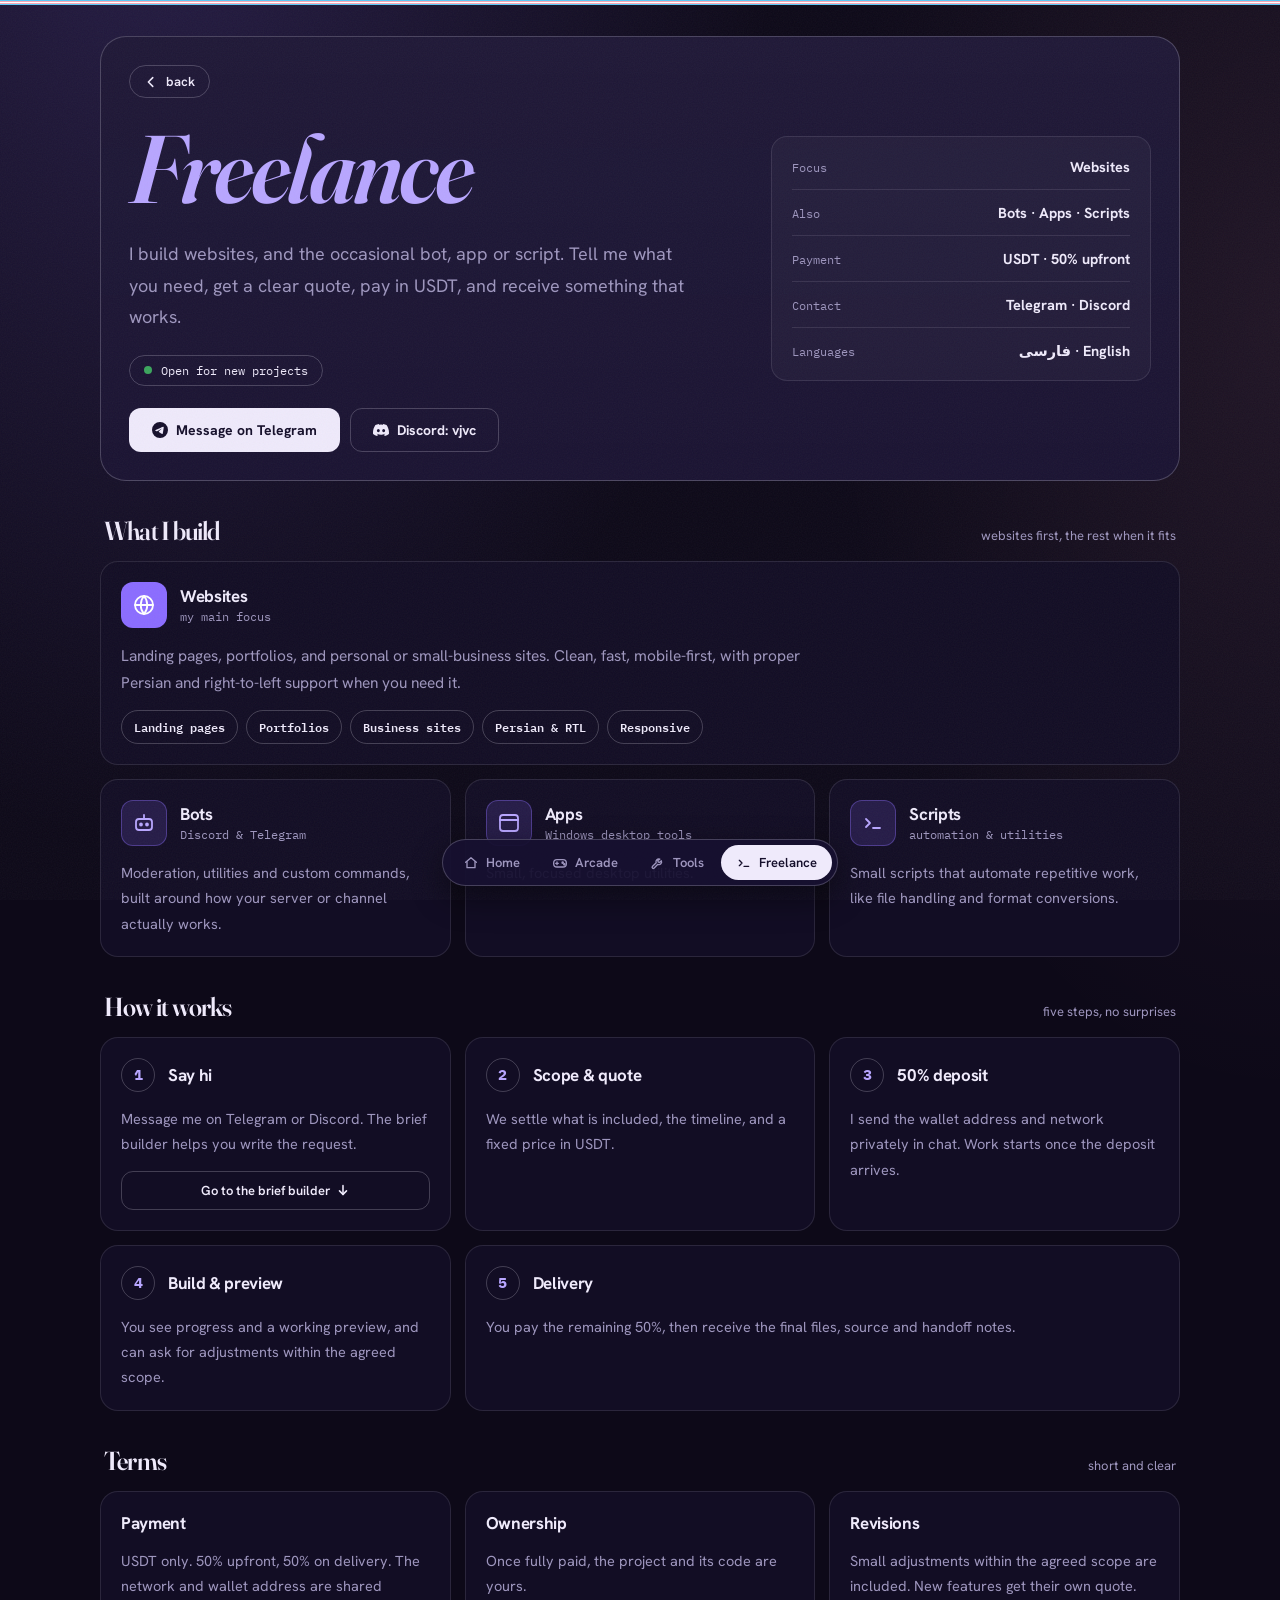
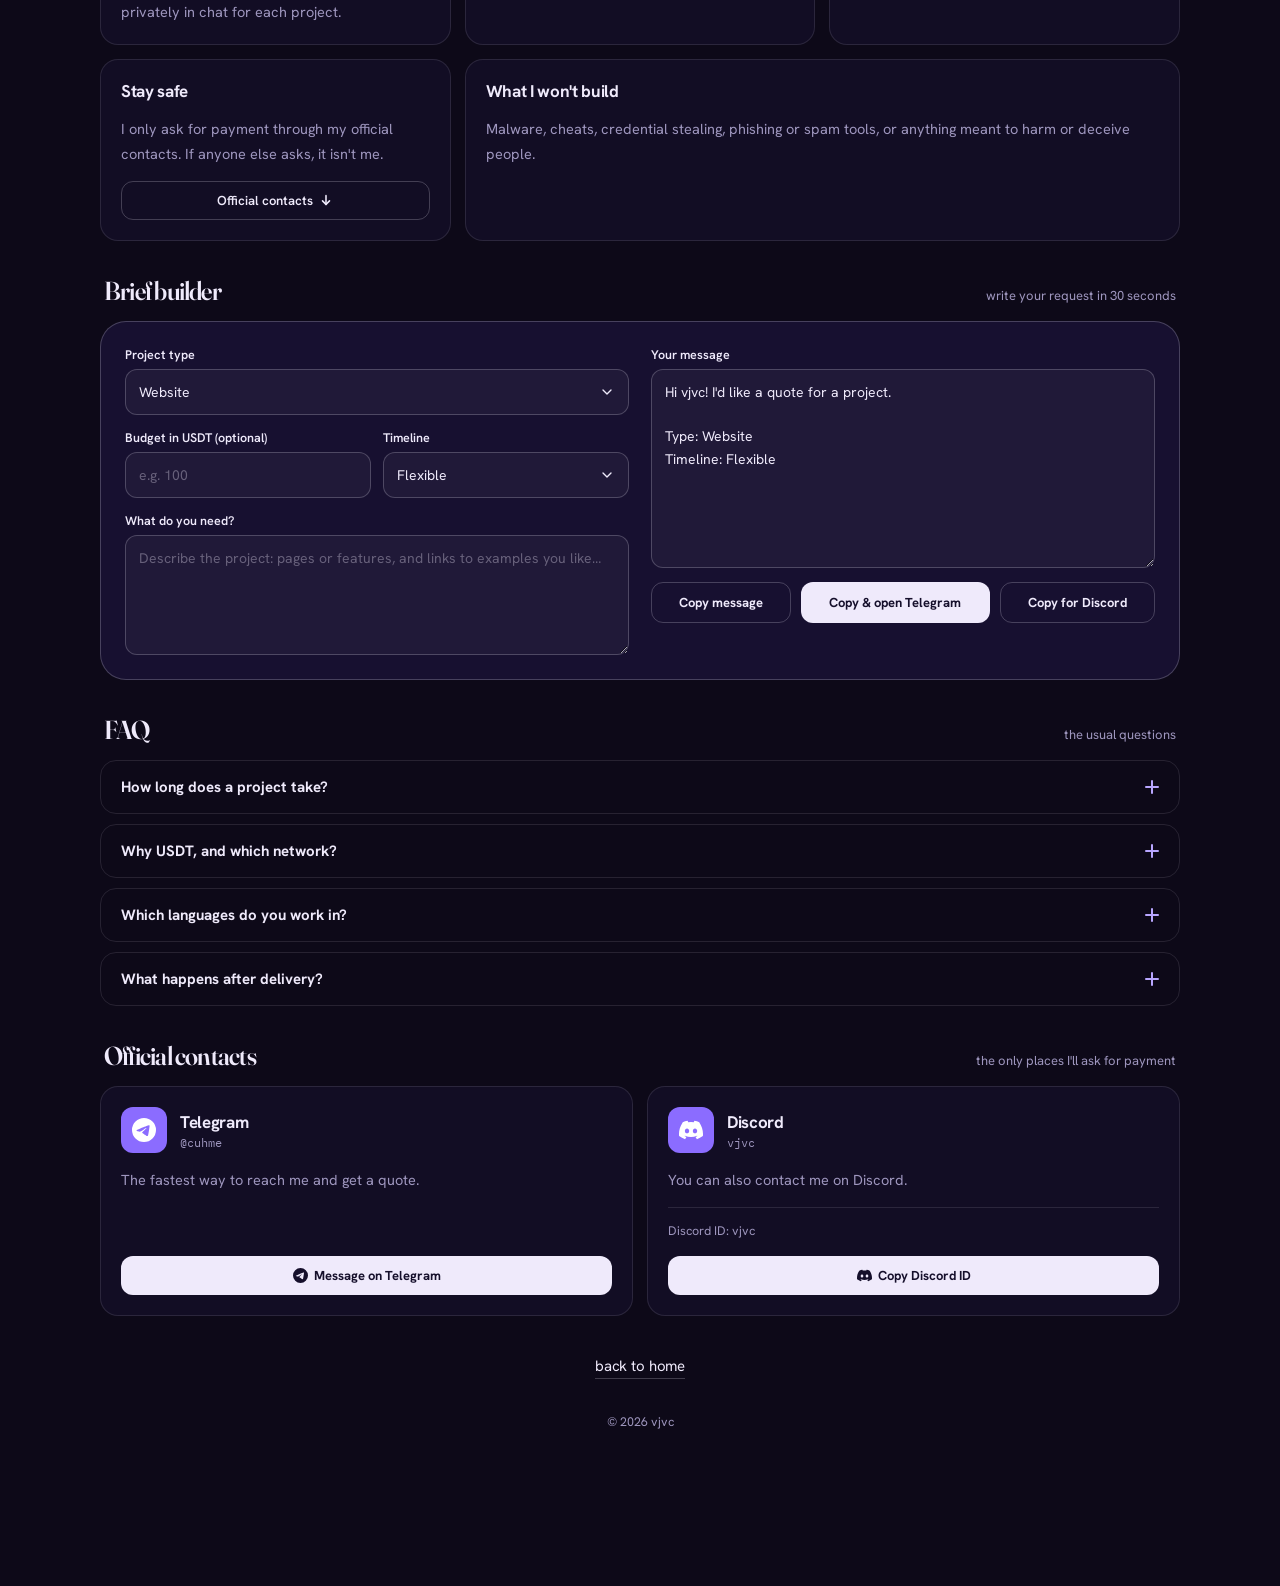
<file: freelance.html>
<!doctype html>
<html lang="en" dir="ltr">
<head>
  <meta name="color-scheme" content="dark">
  <script>try{localStorage.setItem("lang","en")}catch(e){}</script>
  <meta charset="utf-8">
  <meta name="viewport" content="width=device-width, initial-scale=1">
  <meta name="theme-color" content="#0D0918">
  <title>Freelance - vjvc</title>
  <meta name="description" content="vjvc - freelance developer. Websites first, plus bots, apps and scripts. Quotes on Telegram or Discord, paid in USDT.">
  <link rel="canonical" href="https://v7vc.github.io/site/freelance">
  <meta property="og:type" content="website">
  <meta property="og:title" content="Freelance - vjvc">
  <meta property="og:description" content="Websites first, plus bots, apps and scripts. Quotes on Telegram or Discord, paid in USDT.">
  <meta property="og:url" content="https://v7vc.github.io/site/freelance">
  <meta property="og:image" content="https://v7vc.github.io/site/og.jpg">
  <meta name="twitter:card" content="summary_large_image">
  <meta name="twitter:title" content="Freelance - vjvc">
  <meta name="twitter:description" content="Websites first, plus bots, apps and scripts. Quotes on Telegram or Discord, paid in USDT.">
  <meta name="twitter:image" content="https://v7vc.github.io/site/og.jpg">
  <link rel="icon" href="favicon.svg?v=2" type="image/svg+xml">
  <link rel="preconnect" href="https://fonts.googleapis.com">
  <link rel="preconnect" href="https://fonts.gstatic.com" crossorigin>
  <link href="https://fonts.googleapis.com/css2?family=Fraunces:ital,opsz,wght@0,9..144,400..800;1,9..144,400..800&family=Hanken+Grotesk:wght@400;500;600;700;800&display=swap" rel="stylesheet">
  <link href="https://fonts.googleapis.com/css2?family=IBM+Plex+Mono:wght@400;500;600&display=swap" rel="stylesheet">
  <style>
    :root {
      --bg: #150F29;
      --text: #faf5ff;
      --muted: #c4b5d9;
      --line: rgba(245, 238, 255, 0.16);
      --pink: #a855f7;
      --pink-soft: #e9d5ff;
      --blue: #5bcefa;
      --surface: rgba(250, 245, 255, 0.07);
      --radius: 28px;
    }

    * {
      box-sizing: border-box;
    }

    body {
      margin: 0;
      min-height: 100vh;
      font-family: Inter, ui-sans-serif, system-ui, -apple-system, BlinkMacSystemFont, "Segoe UI", sans-serif;
      color: var(--text);
      background:
        radial-gradient(circle at 16% 12%, rgba(168, 85, 247, 0.15), transparent 30%),
        radial-gradient(circle at 88% 16%, rgba(233, 213, 255, 0.08), transparent 28%),
        radial-gradient(circle at 50% 92%, rgba(91, 206, 250, 0.08), transparent 34%),
        var(--bg);
      animation: page-fade-in 0.4s ease-out;
      user-select: none;
      -webkit-user-select: none;
      -moz-user-select: none;
    }

    @keyframes page-fade-in {
      from { opacity: 0; }
      to { opacity: 1; }
    }

    @media (prefers-reduced-motion: reduce) {
      body { animation: none; }
    }

    html[lang="fa"] body {
      font-family: Vazirmatn, Inter, ui-sans-serif, system-ui, -apple-system, BlinkMacSystemFont, "Segoe UI", sans-serif;
    }

    @media (prefers-reduced-motion: no-preference) {
      html { scroll-behavior: smooth; }
    }

    section.block {
      scroll-margin-top: 18px;
    }

    input, textarea, select {
      user-select: text;
      -webkit-user-select: text;
      -moz-user-select: text;
    }

    a {
      color: inherit;
      text-decoration: none;
    }

    h1, h2, h3, p {
      margin: 0;
    }

    .page {
      width: min(1080px, calc(100% - 36px));
      margin: 0 auto;
      padding: 38px 0 56px;
    }

    .glass {
      border: 1px solid var(--line);
      border-radius: calc(var(--radius) + 10px);
      background: linear-gradient(145deg, rgba(250, 245, 255, 0.105), rgba(250, 245, 255, 0.045));
      box-shadow: 0 28px 90px rgba(0, 0, 0, 0.36);
      backdrop-filter: blur(22px);
    }

    .hero {
      display: grid;
      grid-template-columns: minmax(0, 1fr) minmax(280px, 380px);
      gap: 26px;
      padding: 28px;
      align-items: center;
    }

    .intro {
      display: flex;
      flex-direction: column;
      gap: 22px;
      min-width: 0;
    }

    .topline {
      display: flex;
      align-items: center;
      gap: 12px;
    }

    .pill-btn {
      display: inline-flex;
      align-items: center;
      gap: 8px;
      padding: 7px 14px;
      border: 1px solid var(--line);
      border-radius: 999px;
      background: rgba(250, 245, 255, 0.06);
      color: var(--text);
      font-family: inherit;
      font-size: 13px;
      font-weight: 600;
      cursor: pointer;
      transition: background 180ms ease, border-color 180ms ease;
    }

    .pill-btn:hover {
      background: rgba(250, 245, 255, 0.12);
      border-color: rgba(233, 213, 255, 0.4);
    }

    .pill-btn svg {
      width: 14px;
      height: 14px;
    }

    html[dir="rtl"] .pill-btn svg {
      transform: scaleX(-1);
    }

    .lang-toggle {
      margin-inline-start: auto;
    }

    h1 {
      font-size: clamp(52px, 10vw, 104px);
      line-height: 1.15;
      letter-spacing: -0.04em;
    }

    .gradient-text {
      background: linear-gradient(90deg, var(--pink), var(--blue), var(--pink-soft), var(--pink));
      background-size: 300% 100%;
      -webkit-background-clip: text;
      background-clip: text;
      color: transparent;
      animation: enchant 5s linear infinite;
    }

    @keyframes enchant {
      to { background-position: -300% 0; }
    }

    @media (prefers-reduced-motion: reduce) {
      .gradient-text { animation: none; }
    }

    .pitch {
      max-width: 560px;
      color: var(--muted);
      font-size: 18px;
      line-height: 1.75;
    }

    .status {
      display: inline-flex;
      align-items: center;
      gap: 9px;
      width: fit-content;
      padding: 7px 14px;
      border: 1px solid var(--line);
      border-radius: 999px;
      background: rgba(250, 245, 255, 0.06);
      color: var(--muted);
      font-size: 13px;
    }

    .dot {
      width: 8px;
      height: 8px;
      flex: 0 0 auto;
      border-radius: 50%;
      background: #3ba55d;
      box-shadow: 0 0 0 0 rgba(59, 165, 93, 0.6);
      animation: pulse 2.2s ease-out infinite;
    }

    .dot.is-busy {
      background: var(--muted);
      animation: none;
    }

    @keyframes pulse {
      0% { box-shadow: 0 0 0 0 rgba(59, 165, 93, 0.55); }
      70% { box-shadow: 0 0 0 7px rgba(59, 165, 93, 0); }
      100% { box-shadow: 0 0 0 0 rgba(59, 165, 93, 0); }
    }

    .cta-row {
      display: flex;
      flex-wrap: wrap;
      gap: 10px;
    }

    .btn {
      display: inline-flex;
      align-items: center;
      justify-content: center;
      gap: 8px;
      padding: 12px 22px;
      border: 1px solid var(--line);
      border-radius: 14px;
      background: rgba(250, 245, 255, 0.06);
      color: var(--text);
      font-family: inherit;
      font-size: 14px;
      font-weight: 700;
      cursor: pointer;
      transition: filter 180ms ease, transform 180ms ease, background 180ms ease, border-color 180ms ease;
    }

    .btn:hover {
      transform: translateY(-2px);
      background: rgba(250, 245, 255, 0.12);
      border-color: rgba(233, 213, 255, 0.4);
    }

    .btn.primary {
      border-color: transparent;
      background: linear-gradient(135deg, var(--pink), var(--pink-soft));
      color: #150F29; background-origin: border-box;}

    .btn.primary:hover {
      filter: brightness(1.05);
    }

    .btn svg {
      width: 16px;
      height: 16px;
      flex: 0 0 auto;
    }

    .snapshot {
      display: flex;
      flex-direction: column;
      padding: 20px;
      border: 1px solid var(--line);
      border-radius: var(--radius);
      background: linear-gradient(160deg, rgba(168, 85, 247, 0.12), rgba(91, 206, 250, 0.07));
      box-shadow: 0 20px 60px rgba(0, 0, 0, 0.3);
    }

    .snap-row {
      display: flex;
      align-items: baseline;
      justify-content: space-between;
      gap: 14px;
      padding: 13px 0;
      border-bottom: 1px solid var(--line);
    }

    .snap-row:first-child { padding-top: 0; }
    .snap-row:last-child { padding-bottom: 0; border-bottom: none; }

    .snap-label {
      color: var(--muted);
      font-size: 12.5px;
    }

    .snap-value {
      font-size: 14.5px;
      font-weight: 700;
      text-align: end;
    }

    section.block {
      margin-top: 34px;
    }

    .head {
      display: flex;
      align-items: baseline;
      justify-content: space-between;
      gap: 12px;
      margin: 0 4px 14px;
    }

    .head h2 {
      font-size: 26px;
      letter-spacing: -0.03em;
    }

    .head span {
      color: var(--muted);
      font-size: 13px;
    }

    .grid {
      display: grid;
      grid-template-columns: repeat(auto-fit, minmax(300px, 1fr));
      gap: 14px;
    }

    @media (min-width: 760px) {
      .grid.fill > :last-child:nth-child(3n + 2) {
        grid-column: span 2;
      }
    }

    .card {
      display: flex;
      flex-direction: column;
      gap: 14px;
      padding: 20px;
      border: 1px solid var(--line);
      border-radius: var(--radius);
      background: linear-gradient(145deg, rgba(250, 245, 255, 0.09), rgba(250, 245, 255, 0.04));
      box-shadow: 0 20px 60px rgba(0, 0, 0, 0.3);
      backdrop-filter: blur(18px);
      transition: transform 180ms ease, border-color 180ms ease;
    }

    .card:hover {
      transform: translateY(-3px);
      border-color: rgba(233, 213, 255, 0.4);
    }

    .card.wide {
      grid-column: 1 / -1;
    }

    .card-top {
      display: flex;
      align-items: center;
      gap: 13px;
    }

    .icon {
      width: 46px;
      height: 46px;
      flex: 0 0 auto;
      display: grid;
      place-items: center;
      border-radius: 15px;
      font-size: 17px;
      font-weight: 800;
      letter-spacing: -0.02em;
      color: #150F29;
      background: linear-gradient(135deg, var(--blue), var(--pink-soft));
      box-shadow: 0 14px 30px rgba(91, 206, 250, 0.16);
    }

    .icon.pink {
      background: linear-gradient(135deg, var(--pink), var(--pink-soft));
      box-shadow: 0 14px 30px rgba(168, 85, 247, 0.18);
    }

    .icon svg {
      width: 24px;
      height: 24px;
    }

    .icon-img {
      display: block;
      background: none;
      object-fit: cover;
      box-shadow: 0 14px 30px rgba(124, 92, 250, 0.35);
    }

    .card-name {
      font-size: 17px;
      font-weight: 700;
      letter-spacing: -0.02em;
    }

    .card-tag {
      margin-top: 2px;
      color: var(--muted);
      font-size: 12.5px;
    }

    .card-desc {
      color: var(--muted);
      font-size: 14.5px;
      line-height: 1.75;
    }

    .card.wide .card-desc {
      max-width: 680px;
      font-size: 15.5px;
    }

    .chips {
      display: flex;
      flex-wrap: wrap;
      gap: 8px;
    }

    .chip {
      padding: 6px 12px;
      border: 1px solid var(--line);
      border-radius: 999px;
      background: rgba(250, 245, 255, 0.06);
      color: var(--text);
      font-size: 12.5px;
      font-weight: 600;
    }

    .links {
      display: flex;
      gap: 8px;
      margin-top: auto;
    }

    .link {
      flex: 1;
      display: flex;
      align-items: center;
      justify-content: center;
      gap: 6px;
      padding: 10px 8px;
      border: 1px solid var(--line);
      border-radius: 14px;
      background: rgba(250, 245, 255, 0.06);
      color: var(--text);
      font-size: 13px;
      font-weight: 600;
      transition: background 180ms ease, border-color 180ms ease;
    }

    .link:hover {
      background: rgba(250, 245, 255, 0.12);
      border-color: rgba(233, 213, 255, 0.4);
    }

    .link.primary {
      color: #150F29;
      border-color: transparent;
      background: linear-gradient(135deg, var(--pink), var(--pink-soft)); background-origin: border-box;}

    .link.primary:hover {
      filter: brightness(1.05);
    }

    .link svg {
      width: 15px;
      height: 15px;
      flex: 0 0 auto;
    }

    .link .ver {
      font-size: 12px;
      font-weight: 600;
      opacity: 0.7;
    }

    .link .ver[hidden] {
      display: none;
    }

    .step-num {
      width: 34px;
      height: 34px;
      flex: 0 0 auto;
      display: grid;
      place-items: center;
      border-radius: 12px;
      font-size: 15px;
      font-weight: 800;
      color: #150F29;
      background: linear-gradient(135deg, var(--pink), var(--pink-soft));
    }

    .brief {
      display: grid;
      grid-template-columns: minmax(0, 1fr) minmax(0, 1fr);
      gap: 22px;
      padding: 24px;
    }

    .form {
      display: flex;
      flex-direction: column;
      gap: 14px;
    }

    .field {
      display: flex;
      flex-direction: column;
      gap: 6px;
    }

    .field-row {
      display: grid;
      grid-template-columns: 1fr 1fr;
      gap: 12px;
    }

    .field label,
    .field .lbl {
      color: var(--muted);
      font-size: 12.5px;
      font-weight: 600;
    }

    .field input,
    .field select,
    .field textarea,
    .preview {
      width: 100%;
      padding: 11px 13px;
      border: 1px solid var(--line);
      border-radius: 14px;
      background: rgba(250, 245, 255, 0.06);
      color: var(--text);
      font-family: inherit;
      font-size: 14px;
      line-height: 1.6;
      color-scheme: dark;
      transition: border-color 180ms ease, background 180ms ease;
    }

    .field input::placeholder,
    .field textarea::placeholder {
      color: rgba(205, 184, 199, 0.55);
    }

    .field input:focus,
    .field select:focus,
    .field textarea:focus,
    .preview:focus {
      outline: none;
      border-color: rgba(233, 213, 255, 0.55);
      background: rgba(250, 245, 255, 0.1);
    }

    .field select option {
      background: #1b1520;
      color: var(--text);
    }

    .field textarea {
      min-height: 120px;
      resize: vertical;
    }

    .preview-wrap {
      display: flex;
      flex-direction: column;
      gap: 14px;
      min-width: 0;
    }

    .preview {
      flex: 1;
      min-height: 220px;
      resize: none;
      white-space: pre-wrap;
      font-size: 13.5px;
    }

    .brief-actions {
      display: flex;
      flex-wrap: wrap;
      gap: 10px;
    }

    .brief-actions .btn {
      flex: 1 1 auto;
      padding: 11px 14px;
      font-size: 13px;
    }

    .copied {
      min-height: 18px;
      color: var(--pink-soft);
      font-size: 13px;
      opacity: 0;
      transition: opacity 180ms ease;
    }

    .copied.show {
      opacity: 1;
    }

    .faq {
      display: flex;
      flex-direction: column;
      gap: 10px;
    }

    .faq-item {
      border: 1px solid var(--line);
      border-radius: 20px;
      background: rgba(250, 245, 255, 0.05);
      transition: border-color 240ms ease, background 240ms ease, transform 240ms ease;
    }

    .faq-item:hover {
      border-color: rgba(233, 213, 255, 0.26);
    }

    .faq-item.open {
      border-color: rgba(233, 213, 255, 0.34);
      background: rgba(250, 245, 255, 0.08);
    }

    .faq-q {
      width: 100%;
      display: flex;
      align-items: center;
      justify-content: space-between;
      gap: 14px;
      padding: 16px 20px;
      border: none;
      border-radius: 20px;
      background: none;
      color: var(--text);
      font-family: inherit;
      font-size: 15px;
      font-weight: 700;
      text-align: start;
      cursor: pointer;
    }

    .faq-q:focus-visible {
      outline: 2px solid var(--pink-soft);
      outline-offset: -2px;
    }

    .faq-icon {
      position: relative;
      width: 14px;
      height: 14px;
      flex: 0 0 auto;
      transition: transform 340ms cubic-bezier(0.2, 0.8, 0.2, 1);
    }

    .faq-icon::before,
    .faq-icon::after {
      content: "";
      position: absolute;
      inset-inline: 0;
      top: 50%;
      height: 2px;
      margin-top: -1px;
      border-radius: 2px;
      background: var(--pink);
      transition: transform 340ms cubic-bezier(0.2, 0.8, 0.2, 1);
    }

    .faq-icon::after {
      transform: rotate(90deg);
    }

    .faq-item.open .faq-icon {
      transform: rotate(180deg);
    }

    .faq-item.open .faq-icon::after {
      transform: rotate(0deg);
    }

    .faq-panel {
      display: grid;
      grid-template-rows: 0fr;
      opacity: 0;
      visibility: hidden;
      transition: grid-template-rows 360ms cubic-bezier(0.2, 0.8, 0.2, 1), opacity 240ms ease, visibility 0s linear 360ms;
    }

    .faq-item.open .faq-panel {
      grid-template-rows: 1fr;
      opacity: 1;
      visibility: visible;
      transition: grid-template-rows 360ms cubic-bezier(0.2, 0.8, 0.2, 1), opacity 300ms ease 60ms, visibility 0s;
    }

    .faq-inner {
      min-height: 0;
      overflow: hidden;
    }

    .faq .answer {
      padding: 0 20px 18px;
      color: var(--muted);
      font-size: 14.5px;
      line-height: 1.8;
    }

    .dd {
      position: relative;
    }

    .dd.open {
      z-index: 30;
    }

    .dd-btn {
      width: 100%;
      display: flex;
      align-items: center;
      justify-content: space-between;
      gap: 10px;
      padding: 11px 13px;
      border: 1px solid var(--line);
      border-radius: 14px;
      background: rgba(250, 245, 255, 0.06);
      color: var(--text);
      font-family: inherit;
      font-size: 14px;
      line-height: 1.6;
      text-align: start;
      cursor: pointer;
      transition: border-color 180ms ease, background 180ms ease;
    }

    .dd-btn:hover {
      background: rgba(250, 245, 255, 0.1);
      border-color: rgba(233, 213, 255, 0.34);
    }

    .dd-btn:focus-visible,
    .dd.open .dd-btn {
      outline: none;
      border-color: rgba(233, 213, 255, 0.55);
      background: rgba(250, 245, 255, 0.1);
    }

    .dd-btn svg {
      width: 16px;
      height: 16px;
      flex: 0 0 auto;
      color: var(--pink-soft);
      transition: transform 240ms cubic-bezier(0.2, 0.8, 0.2, 1);
    }

    .dd.open .dd-btn svg {
      transform: rotate(180deg);
    }

    .dd-menu {
      position: absolute;
      inset-inline: 0;
      top: calc(100% + 8px);
      z-index: 31;
      margin: 0;
      padding: 6px;
      list-style: none;
      max-height: 268px;
      overflow-y: auto;
      border: 1px solid var(--line);
      border-radius: 18px;
      background: linear-gradient(150deg, rgba(42, 33, 49, 0.98), rgba(24, 18, 29, 0.98));
      box-shadow: 0 24px 60px rgba(0, 0, 0, 0.5);
      opacity: 0;
      visibility: hidden;
      pointer-events: none;
      transform: translateY(-6px) scale(0.98);
      transform-origin: top center;
      outline: none;
      transition: opacity 160ms ease, transform 220ms cubic-bezier(0.2, 0.8, 0.2, 1), visibility 0s linear 220ms;
    }

    .dd.up .dd-menu {
      top: auto;
      bottom: calc(100% + 8px);
      transform: translateY(6px) scale(0.98);
      transform-origin: bottom center;
    }

    .dd.open .dd-menu {
      opacity: 1;
      visibility: visible;
      pointer-events: auto;
      transform: none;
      transition-delay: 0s;
    }

    .dd-menu::-webkit-scrollbar {
      width: 6px;
    }

    .dd-menu::-webkit-scrollbar-thumb {
      background: rgba(250, 245, 255, 0.15);
      border-radius: 999px;
    }

    .dd-opt {
      display: flex;
      align-items: center;
      justify-content: space-between;
      gap: 10px;
      padding: 10px 12px;
      border-radius: 12px;
      color: var(--muted);
      font-size: 14px;
      cursor: pointer;
      transition: background 120ms ease, color 120ms ease;
    }

    .dd-opt svg {
      width: 16px;
      height: 16px;
      flex: 0 0 auto;
      color: var(--pink);
      opacity: 0;
      transform: scale(0.6);
      transition: opacity 160ms ease, transform 220ms cubic-bezier(0.2, 0.8, 0.2, 1);
    }

    .dd-opt.active {
      background: rgba(250, 245, 255, 0.1);
      color: var(--text);
    }

    .dd-opt[aria-selected="true"] {
      color: var(--text);
      font-weight: 700;
    }

    .dd-opt[aria-selected="true"] svg {
      opacity: 1;
      transform: none;
    }

    .ltr {
      display: inline-block;
      direction: ltr;
      unicode-bidi: isolate;
    }

    .card-note {
      padding-top: 12px;
      border-top: 1px solid var(--line);
      color: var(--muted);
      font-size: 12.5px;
      line-height: 1.8;
    }

    .link svg.arrow {
      width: 14px;
      height: 14px;
    }

    @media (prefers-reduced-motion: reduce) {
      .faq-item,
      .faq-icon,
      .faq-icon::before,
      .faq-icon::after,
      .faq-panel,
      .dd-btn svg,
      .dd-menu,
      .dd-opt svg {
        transition: none !important;
      }
    }

    .copyright {
      margin: 34px 0 0;
      color: var(--muted);
      font-size: 12.5px;
      text-align: center;
      opacity: 0.75;
    }

    .footer {
      display: flex;
      justify-content: center;
      margin-top: 40px;
    }

    .home-link {
      color: var(--muted);
      font-size: 15px;
      letter-spacing: -0.01em;
      border-bottom: 1px solid rgba(245, 238, 255, 0.24);
      padding-bottom: 2px;
      transition: color 180ms ease, border-color 180ms ease;
    }

    .home-link:hover {
      color: var(--text);
      border-color: rgba(233, 213, 255, 0.5);
    }

    @media (max-width: 900px) {
      .hero,
      .brief {
        grid-template-columns: 1fr;
      }
    }

    @media (max-width: 560px) {
      .page {
        width: min(100% - 22px, 1080px);
        padding-top: 18px;
      }

      .hero,
      .brief {
        padding: 16px;
        border-radius: 28px;
      }

      .intro { gap: 18px; }

      .field-row {
        grid-template-columns: 1fr;
      }

      .head {
        flex-direction: column;
        align-items: flex-start;
        gap: 2px;
      }

      .btn { width: 100%; }
    }
  
/* ===== vjvc v4: editorial night ===== */
:root{--bg:#0D0918;--bg2:#120D24;--surf:#171030;--surf2:#1F1740;--text:#EFEAFB;--ink:#EFEAFB;--dk:#150F2B;--muted:#9E96BE;--line:rgba(239,234,251,.11);--line2:rgba(239,234,251,.22);--edge:rgba(239,234,251,.24);--edge-soft:rgba(239,234,251,.12);--sh:transparent;--pink:#8B6CFF;--pink-soft:#B8A6FF;--blue:#6CCBF5;--rose:#FF9EC4;--peach:#FFD0A6;--sun:#FFD166;--mint:#7BE0B0;--surface:#171030;--radius:16px;color-scheme:dark}
html{scrollbar-color:#3A2D78 var(--bg);scroll-behavior:smooth}
html[lang] body,body{font-family:"Hanken Grotesk",system-ui,sans-serif;color:var(--text);animation:none;padding-bottom:100px;background:radial-gradient(70% 45% at 12% -5%,rgba(139,108,255,.2),transparent 70%),radial-gradient(50% 35% at 100% 10%,rgba(255,158,196,.08),transparent 70%),var(--bg)}
body::before{content:"";position:fixed;inset:0 0 auto;height:5px;z-index:60;pointer-events:none;background:linear-gradient(#5CC8F5 0 20%,#F5A9B8 20% 40%,#fff 40% 60%,#F5A9B8 60% 80%,#5CC8F5 80%)}
body::after{content:"";position:fixed;inset:0;z-index:1;pointer-events:none;opacity:.05;background-image:url("data:image/svg+xml;utf8,<svg xmlns='http://www.w3.org/2000/svg' width='160' height='160'><filter id='n'><feTurbulence type='fractalNoise' baseFrequency='.8' numOctaves='2' stitchTiles='stitch'/></filter><rect width='100%25' height='100%25' filter='url(%23n)'/></svg>")}
::selection{background:var(--pink);color:#fff}
.page{padding-top:36px}
h1,h2,.big,.msg,.num-screen{font-family:Fraunces,Georgia,serif;font-weight:600;font-variation-settings:"opsz" 144;font-variant-numeric:tabular-nums}
h1{font-size:clamp(48px,9vw,96px);line-height:1;letter-spacing:-.03em}
h2{letter-spacing:-.01em}
.head h2,.apps-head h2,.freelance-top h2,.arcade-top h2{font-size:26px}
.gradient-text{background:none;-webkit-background-clip:border-box;background-clip:border-box;color:var(--pink-soft);font-style:italic;animation:none;text-shadow:none}
.copyright{opacity:1;color:var(--muted)}
.home-link{color:var(--text);border-bottom:1px solid var(--line2)}
.home-link:hover{color:var(--pink-soft);border-color:var(--pink-soft)}
.stat,.status,.card-tag,.app-tag,.snap-label,.chip,.freelance-chip{font-family:"IBM Plex Mono",ui-monospace,monospace;font-size:12px}
@keyframes rise{from{opacity:0;transform:translateY(14px)}to{opacity:1;transform:none}}

/* containers */
.hero,.glass,.freelance-panel,.arcade-panel{border:1px solid var(--line2);border-radius:26px;background:linear-gradient(180deg,rgba(255,255,255,.035),rgba(255,255,255,.01)),var(--surf);box-shadow:none;backdrop-filter:none}
.card,.app-card,.brief{border:1px solid var(--line);border-radius:18px;background:var(--bg2);box-shadow:none;backdrop-filter:none;transition:transform .16s ease,border-color .16s ease,background .16s ease}
.brief.glass{border:1px solid var(--line2);border-radius:26px;background:var(--surf)}
.snapshot,.freelance-card,.arcade-card{border:1px solid var(--line);border-radius:16px;background:rgba(255,255,255,.03);box-shadow:none}
.oc-panel{border:1px solid var(--line2);border-radius:22px;background:var(--surf2);transform:none}
.card:hover{transform:none;border-color:var(--line)}
.game-card:hover,.app-card:hover,.social:hover,.arcade-tile:hover{transform:translateY(-2px);border-color:var(--pink-soft);background:var(--surf);box-shadow:none}
.snap-row{border-bottom:1px solid var(--line)}
.card-note{border-top:1px solid var(--line)}
.freelance-status,.arcade-status{border-bottom:1px solid var(--line)}
.hero>*{animation:rise .6s cubic-bezier(.2,.8,.2,1) both}.hero>*:nth-child(2){animation-delay:.1s}

/* buttons */
.pill-btn,.ghost,.lang-toggle,.btn,.link,.play,.app-link,.freelance-go,.arcade-go,.modal-close{border:1px solid var(--line2);color:var(--text);background:transparent;box-shadow:none;filter:none;transition:transform .12s ease,background .12s ease,border-color .12s ease}
.pill-btn,.ghost,.lang-toggle,.play{border-radius:999px}
.btn,.link,.app-link,.freelance-go,.arcade-go,.modal-close{border-radius:12px}
.pill-btn:hover,.ghost:hover:not(:disabled),.lang-toggle:hover,.btn:hover,.link:hover,.app-link:hover,.freelance-go:hover,.arcade-go:hover,.modal-close:hover{transform:none;box-shadow:none;background:rgba(255,255,255,.07);border-color:var(--pink-soft);filter:none}
.pill-btn:active,.ghost:active,.btn:active,.link:active,.app-link:active,.freelance-go:active,.arcade-go:active,.modal-close:active{transform:translateY(1px);box-shadow:none}
.btn.primary,.link.primary,.app-link.primary,.freelance-go,.arcade-go,.modal-close{background:var(--text);color:var(--dk);border-color:transparent;font-weight:700}
.btn.primary:hover,.link.primary:hover,.app-link.primary:hover,.freelance-go:hover,.arcade-go:hover,.modal-close:hover{background:#fff;border-color:transparent;filter:none}
.play{background:var(--pink);color:#fff;border-color:transparent}
.ghost:disabled{opacity:.4}
.chip,.freelance-chip,.stat,.status{background:transparent;border:1px solid var(--line2);color:var(--text);border-radius:999px}
.freelance-chip.main{background:var(--pink);color:#fff;border-color:transparent}

/* icons */
.icon,.app-icon,.arcade-icon{background:rgba(139,108,255,.16);color:var(--pink-soft);border:1px solid rgba(139,108,255,.38);border-radius:12px;box-shadow:none}
.icon.pink,.freelance-icon,.social-icon{background:var(--pink);color:#fff;border:0;border-radius:12px;box-shadow:none}
.freelance-icon svg,.social-icon svg{color:#fff}
.arcade-tile-icon{background:rgba(255,208,166,.14);color:var(--peach);border:1px solid rgba(255,208,166,.35);border-radius:10px;box-shadow:none}
.step-num{background:none;color:var(--pink-soft);border:1px solid var(--line2);border-radius:50%;box-shadow:none;font-family:"IBM Plex Mono",monospace}
.icon-img,.app-icon-img{background:none;box-shadow:none;border:0}
.social,.arcade-tile{background:transparent;border:1px solid var(--line);box-shadow:none;transition:transform .16s,border-color .16s,background .16s}
.social{border-radius:16px}.arcade-tile{border-radius:14px}
.social-icon{width:52px;height:52px;border-radius:14px}
.arcade-dot{background:var(--pink-soft);box-shadow:none}
.status-dot{background:var(--mint);box-shadow:0 0 0 4px rgba(123,224,176,.18)}
.flag{border:1px solid var(--line2);border-radius:10px;box-shadow:none}
.flag:hover{border-color:var(--pink-soft);box-shadow:none}
.modal-overlay{background:rgba(5,3,12,.72);backdrop-filter:none}
.modal-box{background:var(--surf);color:var(--text);border:1px solid var(--line2);border-radius:24px;box-shadow:0 30px 80px rgba(0,0,0,.55)}
.new-badge{background:var(--sun);color:var(--dk);border:0;border-radius:999px;box-shadow:none;letter-spacing:0;transform:none;font-weight:800}
.best-line{color:var(--pink-soft)}

/* forms */
.field label,.field .lbl{color:var(--text);font-weight:600}
.field input,.field select,.field textarea,.preview,.dd-btn{background:rgba(255,255,255,.04);border:1px solid var(--line2);border-radius:12px;color:var(--text);color-scheme:dark}
.field input::placeholder,.field textarea::placeholder{color:rgba(239,234,251,.34)}
.field input:focus,.field select:focus,.field textarea:focus,.preview:focus,.dd-btn:focus-visible,.dd.open .dd-btn{outline:none;background:rgba(255,255,255,.06);border-color:var(--pink-soft);box-shadow:0 0 0 3px rgba(139,108,255,.35)}
.dd-btn:hover{background:rgba(255,255,255,.06);border-color:var(--line2)}
.dd-btn svg{color:var(--text)}
.field select option{background:var(--surf);color:var(--text)}
.dd-menu{background:#1B1438;border:1px solid var(--line2);border-radius:14px;box-shadow:0 18px 40px rgba(0,0,0,.5)}
.dd-opt.active{background:rgba(139,108,255,.25);color:var(--text)}
.dd-opt svg{color:var(--pink-soft)}
.copied{color:var(--mint);font-weight:700}
.faq-item{background:transparent;border:1px solid var(--line);border-radius:16px}
.faq-item:hover{border-color:var(--line2)}
.faq-item.open{background:var(--surf);border-color:var(--line2)}
.faq-icon::before,.faq-icon::after{background:var(--pink-soft)}
a:focus-visible,button:focus-visible,[role="button"]:focus-visible,.faq-q:focus-visible,.flag:focus-visible,.arcade-go:focus-visible,.arcade-tile:focus-visible{outline:2px solid var(--pink-soft);outline-offset:3px}
h1{font-size:clamp(48px,9vw,96px)}

.dock{position:fixed;inset-inline:0;bottom:max(14px,env(safe-area-inset-bottom));z-index:55;display:flex;justify-content:center;pointer-events:none}
.dock nav{pointer-events:auto;display:flex;gap:2px;padding:5px;background:rgba(23,16,48,.94);border:1px solid var(--line2);border-radius:999px;box-shadow:0 12px 32px rgba(0,0,0,.45)}
.dock a{display:flex;align-items:center;gap:7px;padding:9px 15px;border-radius:999px;color:var(--muted);font-size:13px;font-weight:600;text-decoration:none;transition:background .12s,color .12s}
.dock a:hover{background:rgba(255,255,255,.08);color:var(--text)}
.dock a[aria-current="page"]{background:var(--text);color:var(--dk)}
.dock svg{width:16px;height:16px;flex:none}
@media(max-width:560px){.dock a{padding:10px 12px}.dock a:not([aria-current="page"]) span{display:none}}
@media(prefers-reduced-motion:reduce){.hero>*{animation:none}}

.skip{position:fixed;inset-inline-start:12px;top:-70px;z-index:70;padding:10px 16px;background:var(--pink);color:#fff;border-radius:12px;font-weight:700;text-decoration:none;transition:top .15s}
.skip:focus{top:20px}
.nojs{margin:0 0 16px;padding:12px 16px;border:2px dashed var(--sun);border-radius:14px;color:var(--sun);text-align:center}
#lang-toggle,.lang-toggle{display:none !important}
.dock{transition:transform .25s ease}.dock.away{transform:translateY(170%)}
#vibe-status[role="button"]{cursor:pointer;transition:border-color .12s}
#vibe-status[role="button"]:hover{border-color:var(--edge)}
@media print{body::before,.dock,.skip{display:none}body{background:#fff;color:#000}}
@media(prefers-reduced-motion:reduce){.dock,.skip{transition:none}}
</style>
  <link rel="stylesheet" href="langfx.css">
  <script src="langfx.js" defer></script>
</head>
<body>
<a class="skip" href="#main">Skip to content</a>
  <main class="page" id="main"><noscript><p class="nojs">This page needs JavaScript to run.</p></noscript>

    <section class="hero glass">
      <div class="intro">
        <div class="topline">
          <a class="pill-btn" href="index.html" id="back-link">
            <svg viewBox="0 0 16 16" fill="none" stroke="currentColor" stroke-width="1.8" stroke-linecap="round" stroke-linejoin="round" aria-hidden="true"><path d="M10 3 5 8l5 5"/></svg>
            <span id="back-text">back</span>
          </a>
          <button type="button" class="pill-btn lang-toggle" id="lang-toggle" aria-label="Switch language"><span class="lt-pill"></span><span class="lt-o" data-l="en">EN</span><span class="lt-o" data-l="fa">فا</span></button>
        </div>
        <h1><span class="gradient-text" id="hero-title">Freelance</span></h1>
        <p class="pitch" id="hero-pitch"></p>
        <p class="status"><span class="dot" id="status-dot"></span><span id="status-text"></span></p>
        <div class="cta-row">
          <a class="btn primary" href="https://t.me/cuhme" target="_blank" rel="noopener noreferrer">
            <svg viewBox="0 0 16 16" fill="currentColor" aria-hidden="true"><path d="M16 8A8 8 0 1 1 0 8a8 8 0 0 1 16 0M8.287 5.906q-1.168.486-4.666 2.01-.567.225-.595.442c-.03.243.275.339.69.47l.175.055c.408.133.958.288 1.243.294q.39.01.868-.32 3.269-2.206 3.374-2.23c.05-.012.12-.026.166.016s.042.12.037.141c-.03.129-1.227 1.241-1.846 1.817-.193.18-.33.307-.358.336a8 8 0 0 1-.188.186c-.38.366-.664.64.015 1.088.327.216.589.393.85.571.284.194.568.387.936.629q.14.092.27.187c.331.236.63.448.997.414.214-.02.435-.22.547-.82.265-1.417.786-4.486.906-5.751a1.4 1.4 0 0 0-.013-.315.34.34 0 0 0-.114-.217.53.53 0 0 0-.31-.093c-.3.005-.763.166-2.984 1.09"/></svg>
            <span id="cta-telegram"></span>
          </a>
          <a class="btn" href="#" data-copy="vjvc">
            <svg viewBox="0 0 16 16" fill="currentColor" aria-hidden="true"><path d="M13.545 2.907a13.2 13.2 0 0 0-3.257-1.011.05.05 0 0 0-.052.025c-.141.25-.297.577-.406.833a12.2 12.2 0 0 0-3.658 0 8 8 0 0 0-.412-.833.05.05 0 0 0-.052-.025c-1.125.194-2.22.534-3.257 1.011a.04.04 0 0 0-.021.018C.356 6.024-.213 9.047.066 12.032q.003.022.021.037a13.3 13.3 0 0 0 3.995 2.02.05.05 0 0 0 .056-.019q.463-.63.818-1.329a.05.05 0 0 0-.01-.059l-.018-.011a9 9 0 0 1-1.248-.595.05.05 0 0 1-.02-.066l.015-.019q.127-.095.248-.195a.05.05 0 0 1 .051-.007c2.619 1.196 5.454 1.196 8.041 0a.05.05 0 0 1 .053.007q.121.1.248.195a.05.05 0 0 1-.004.085 8 8 0 0 1-1.249.594.05.05 0 0 0-.03.03.05.05 0 0 0 .003.041c.24.465.515.909.817 1.329a.05.05 0 0 0 .056.019 13.2 13.2 0 0 0 4.001-2.02.05.05 0 0 0 .021-.037c.334-3.451-.559-6.449-2.366-9.106a.03.03 0 0 0-.02-.019m-8.198 7.307c-.789 0-1.438-.724-1.438-1.612s.637-1.613 1.438-1.613c.807 0 1.45.73 1.438 1.613 0 .888-.637 1.612-1.438 1.612m5.316 0c-.788 0-1.438-.724-1.438-1.612s.637-1.613 1.438-1.613c.807 0 1.451.73 1.438 1.613 0 .888-.631 1.612-1.438 1.612"/></svg>
            <span id="cta-discord"></span>
          </a>
        </div>
      </div>
      <aside class="snapshot" id="snapshot" aria-label="Quick facts"></aside>
    </section>

    <section class="block">
      <div class="head">
        <h2 id="services-title"></h2>
        <span id="services-sub"></span>
      </div>
      <div class="grid" id="services-grid"></div>
    </section>

    <section class="block">
      <div class="head">
        <h2 id="process-title"></h2>
        <span id="process-sub"></span>
      </div>
      <div class="grid fill" id="process-grid"></div>
    </section>

    <section class="block">
      <div class="head">
        <h2 id="terms-title"></h2>
        <span id="terms-sub"></span>
      </div>
      <div class="grid fill" id="terms-grid"></div>
    </section>


    <section class="block" id="brief">
      <div class="head">
        <h2 id="brief-title"></h2>
        <span id="brief-sub"></span>
      </div>
      <div class="brief glass">
        <form class="form" id="brief-form" onsubmit="return false">
          <div class="field">
            <span class="lbl" id="l-type"></span>
            <div class="dd" id="dd-type">
              <button type="button" class="dd-btn" aria-haspopup="listbox" aria-expanded="false" aria-labelledby="l-type dd-type-val">
                <span class="dd-val" id="dd-type-val"></span>
                <svg viewBox="0 0 24 24" fill="none" stroke="currentColor" stroke-width="2" stroke-linecap="round" stroke-linejoin="round" aria-hidden="true"><path d="M6 9l6 6 6-6"/></svg>
              </button>
              <ul class="dd-menu" role="listbox" tabindex="-1" aria-labelledby="l-type"></ul>
            </div>
          </div>
          <div class="field-row">
            <div class="field">
              <label for="f-budget" id="l-budget"></label>
              <input id="f-budget" type="text" inputmode="decimal" autocomplete="off" dir="ltr">
            </div>
            <div class="field">
              <span class="lbl" id="l-timeline"></span>
              <div class="dd" id="dd-timeline">
                <button type="button" class="dd-btn" aria-haspopup="listbox" aria-expanded="false" aria-labelledby="l-timeline dd-timeline-val">
                  <span class="dd-val" id="dd-timeline-val"></span>
                  <svg viewBox="0 0 24 24" fill="none" stroke="currentColor" stroke-width="2" stroke-linecap="round" stroke-linejoin="round" aria-hidden="true"><path d="M6 9l6 6 6-6"/></svg>
                </button>
                <ul class="dd-menu" role="listbox" tabindex="-1" aria-labelledby="l-timeline"></ul>
              </div>
            </div>
          </div>
          <div class="field">
            <label for="f-details" id="l-details"></label>
            <textarea id="f-details"></textarea>
          </div>
        </form>
        <div class="preview-wrap">
          <div class="field" style="flex:1">
            <label for="f-preview" id="l-preview"></label>
            <textarea class="preview" id="f-preview" readonly></textarea>
          </div>
          <div class="brief-actions">
            <button type="button" class="btn" id="btn-copy"></button>
            <a class="btn primary" id="btn-tg" href="https://t.me/cuhme" target="_blank" rel="noopener noreferrer"></a>
            <a class="btn" id="btn-dc" href="#"></a>
          </div>
          <div class="copied" id="copied" role="status" aria-live="polite"></div>
        </div>
      </div>
    </section>

    <section class="block">
      <div class="head">
        <h2 id="faq-title"></h2>
        <span id="faq-sub"></span>
      </div>
      <div class="faq" id="faq-list"></div>
    </section>

    <section class="block" id="contact">
      <div class="head">
        <h2 id="contact-title"></h2>
        <span id="contact-sub"></span>
      </div>
      <div class="grid" id="contact-grid"></div>
    </section>

    <div class="footer">
      <a class="home-link" href="index.html" id="footer-home"></a>
    </div>
    <p class="copyright" dir="ltr">© 2026 vjvc</p>
  </main>

  <script src="freelance-config.js"></script>
  <script>
    (function () {
      var host = location.hostname;
      var local = host === 'localhost' || host === '127.0.0.1' || /^[\d.]+$/.test(host) || host.charAt(0) === '[';
      if (local || !/^https?:$/.test(location.protocol)) return;
      var clean = location.pathname.replace(/\/index\.html$/, '/').replace(/\.html$/, '');
      if (clean !== location.pathname) history.replaceState(null, '', clean + location.search + location.hash);
    })();

    const svgWrap = inner => `<svg viewBox="0 0 24 24" fill="none" stroke="currentColor" stroke-width="1.8" stroke-linecap="round" stroke-linejoin="round" aria-hidden="true">${inner}</svg>`;
    const ICONS = {
      web: svgWrap('<circle cx="12" cy="12" r="9"/><path d="M3 12h18"/><path d="M12 3a14 14 0 0 1 0 18a14 14 0 0 1 0-18z"/>'),
      bot: svgWrap('<rect x="4" y="8" width="16" height="11" rx="3"/><path d="M12 8V4"/><circle cx="9" cy="13.5" r="1"/><circle cx="15" cy="13.5" r="1"/>'),
      app: svgWrap('<rect x="3" y="4" width="18" height="16" rx="3"/><path d="M3 9h18"/>'),
      script: svgWrap('<path d="M5 8l4 4-4 4"/><path d="M12 17h7"/>'),
      game: svgWrap('<rect x="2.5" y="7" width="19" height="11" rx="5"/><path d="M7.5 10.5v4M5.5 12.5h4"/><circle cx="16" cy="11.5" r="1"/><circle cx="18.5" cy="14" r="1"/>'),
      tools: svgWrap('<path d="M14.7 6.3a4 4 0 0 0-5.4 5.2L3.5 17.3a1.8 1.8 0 0 0 2.5 2.5l5.8-5.8a4 4 0 0 0 5.2-5.4l-2.5 2.5-2.2-.6-.6-2.2z"/>'),
      home: svgWrap('<path d="M4 11l8-7 8 7"/><path d="M6 10v9h12v-9"/>')
    };
    const CHECK = svgWrap('<path d="M5 12.5l4.5 4.5L19 7.5"/>');
    const ARROW_DOWN = '<svg class="arrow" viewBox="0 0 16 16" fill="none" stroke="currentColor" stroke-width="1.8" stroke-linecap="round" stroke-linejoin="round" aria-hidden="true"><path d="M8 3v10"/><path d="M4 9l4 4 4-4"/></svg>';
    const tgIcon = '<svg viewBox="0 0 16 16" fill="currentColor" aria-hidden="true"><path d="M16 8A8 8 0 1 1 0 8a8 8 0 0 1 16 0M8.287 5.906q-1.168.486-4.666 2.01-.567.225-.595.442c-.03.243.275.339.69.47l.175.055c.408.133.958.288 1.243.294q.39.01.868-.32 3.269-2.206 3.374-2.23c.05-.012.12-.026.166.016s.042.12.037.141c-.03.129-1.227 1.241-1.846 1.817-.193.18-.33.307-.358.336a8 8 0 0 1-.188.186c-.38.366-.664.64.015 1.088.327.216.589.393.85.571.284.194.568.387.936.629q.14.092.27.187c.331.236.63.448.997.414.214-.02.435-.22.547-.82.265-1.417.786-4.486.906-5.751a1.4 1.4 0 0 0-.013-.315.34.34 0 0 0-.114-.217.53.53 0 0 0-.31-.093c-.3.005-.763.166-2.984 1.09"/></svg>';
    const dcIcon = '<svg viewBox="0 0 16 16" fill="currentColor" aria-hidden="true"><path d="M13.545 2.907a13.2 13.2 0 0 0-3.257-1.011.05.05 0 0 0-.052.025c-.141.25-.297.577-.406.833a12.2 12.2 0 0 0-3.658 0 8 8 0 0 0-.412-.833.05.05 0 0 0-.052-.025c-1.125.194-2.22.534-3.257 1.011a.04.04 0 0 0-.021.018C.356 6.024-.213 9.047.066 12.032q.003.022.021.037a13.3 13.3 0 0 0 3.995 2.02.05.05 0 0 0 .056-.019q.463-.63.818-1.329a.05.05 0 0 0-.01-.059l-.018-.011a9 9 0 0 1-1.248-.595.05.05 0 0 1-.02-.066l.015-.019q.127-.095.248-.195a.05.05 0 0 1 .051-.007c2.619 1.196 5.454 1.196 8.041 0a.05.05 0 0 1 .053.007q.121.1.248.195a.05.05 0 0 1-.004.085 8 8 0 0 1-1.249.594.05.05 0 0 0-.03.03.05.05 0 0 0 .003.041c.24.465.515.909.817 1.329a.05.05 0 0 0 .056.019 13.2 13.2 0 0 0 4.001-2.02.05.05 0 0 0 .021-.037c.334-3.451-.559-6.449-2.366-9.106a.03.03 0 0 0-.02-.019m-8.198 7.307c-.789 0-1.438-.724-1.438-1.612s.637-1.613 1.438-1.613c.807 0 1.45.73 1.438 1.613 0 .888-.637 1.612-1.438 1.612m5.316 0c-.788 0-1.438-.724-1.438-1.612s.637-1.613 1.438-1.613c.807 0 1.451.73 1.438 1.613 0 .888-.631 1.612-1.438 1.612"/></svg>';
    const TELEGRAM_URL = 'https://t.me/cuhme';
        const DISCORD_ID = 'vjvc';

    const T = {
      en: {
        dir: 'ltr',
        back: 'back',
        heroTitle: 'Freelance',
        pitch: "I build websites, and the occasional bot, app or script. Tell me what you need, get a clear quote, pay in USDT, and receive something that works.",
        statusOpen: 'Open for new projects',
        statusBusy: 'Booked right now - message me to ask about openings',
        ctaTelegram: 'Message on Telegram',
        ctaDiscord: 'Discord: vjvc',
        snapshot: [
          ['Focus', 'Websites'],
          ['Also', 'Bots · Apps · Scripts'],
          ['Payment', 'USDT · 50% upfront'],
          ['Contact', 'Telegram · Discord'],
          ['Languages', 'فارسی · English']
        ],
        servicesTitle: 'What I build',
        servicesSub: 'websites first, the rest when it fits',
        services: [
          { key: 'web', wide: true, name: 'Websites', tag: 'my main focus',
            desc: 'Landing pages, portfolios, and personal or small-business sites. Clean, fast, mobile-first, with proper Persian and right-to-left support when you need it.',
            chips: ['Landing pages', 'Portfolios', 'Business sites', 'Persian & RTL', 'Responsive'] },
          { key: 'bot', name: 'Bots', tag: 'Discord & Telegram',
            desc: 'Moderation, utilities and custom commands, built around how your server or channel actually works.' },
          { key: 'app', name: 'Apps', tag: 'Windows desktop tools',
            desc: 'Small, focused desktop utilities.' },
          { key: 'script', name: 'Scripts', tag: 'automation & utilities',
            desc: 'Small scripts that automate repetitive work, like file handling and format conversions.' }
        ],
        processTitle: 'How it works',
        processSub: 'five steps, no surprises',
        steps: [
          ['Say hi', 'Message me on Telegram or Discord. The brief builder helps you write the request.', { href: '#brief', label: 'Go to the brief builder' }],
          ['Scope & quote', 'We settle what is included, the timeline, and a fixed price in USDT.'],
          ['50% deposit', 'I send the wallet address and network privately in chat. Work starts once the deposit arrives.'],
          ['Build & preview', 'You see progress and a working preview, and can ask for adjustments within the agreed scope.'],
          ['Delivery', 'You pay the remaining 50%, then receive the final files, source and handoff notes.']
        ],
        termsTitle: 'Terms',
        termsSub: 'short and clear',
        terms: [
          ['Payment', 'USDT only. 50% upfront, 50% on delivery. The network and wallet address are shared privately in chat for each project.'],
          ['Ownership', 'Once fully paid, the project and its code are yours.'],
          ['Revisions', 'Small adjustments within the agreed scope are included. New features get their own quote.'],
          ['Stay safe', "I only ask for payment through my official contacts. If anyone else asks, it isn't me.", { href: '#contact', label: 'Official contacts' }],
          ["What I won't build", 'Malware, cheats, credential stealing, phishing or spam tools, or anything meant to harm or deceive people.']
        ],
        briefTitle: 'Brief builder',
        briefSub: 'write your request in 30 seconds',
        lType: 'Project type',
        types: ['Website', 'Bot', 'Desktop app', 'Script', 'Something else'],
        lBudget: 'Budget in USDT (optional)',
        phBudget: 'e.g. 100',
        lTimeline: 'Timeline',
        timelines: ['Flexible', 'Within 1 week', '1–2 weeks', '2–4 weeks', 'As soon as possible'],
        lDetails: 'What do you need?',
        phDetails: 'Describe the project: pages or features, and links to examples you like…',
        lPreview: 'Your message',
        btnCopy: 'Copy message',
        btnTg: 'Copy & open Telegram',
        btnDc: 'Copy for Discord',
        copied: 'Copied - paste it in the chat.',
        copyFail: 'Select the message above and copy it manually.',
        msg: {
          greeting: "Hi vjvc! I'd like a quote for a project.",
          type: 'Type', budget: 'Budget', timeline: 'Timeline', details: 'Details'
        },
        faqTitle: 'FAQ',
        faqSub: 'the usual questions',
        faq: [
          ['How long does a project take?', 'Simple sites usually take a few days, bigger ones a couple of weeks. You get a concrete timeline in the quote.'],
          ['Why USDT, and which network?', 'USDT keeps payments simple and borderless. The network (for example TRC20 or BEP20) is agreed in chat before you send anything.'],
          ['Which languages do you work in?', 'Persian and English, both for chatting and for the sites themselves.'],
          ['What happens after delivery?', 'Bugs in what I delivered are fixed for free. Bigger changes or new features are a new quote.']
        ],
        contactTitle: 'Official contacts',
        contactSub: "the only places I'll ask for payment",
        contactTgDesc: 'The fastest way to reach me and get a quote.',
        contactTgBtn: 'Message on Telegram',
        contactDcDesc: 'You can also contact me on Discord.',
        contactDcBtn: 'Copy Discord ID',
        contactDcNote: 'Discord ID: ',
        contactDcNote2: '',
        footerHome: 'back to home'
      },
      fa: {
        dir: 'rtl',
        back: 'بازگشت',
        heroTitle: 'فریلنس',
        pitch: 'سایت می‌سازم، و گاهی بات، اپ و اسکریپت. بگو چی می‌خوای، یه قیمت شفاف می‌گیری، با USDT پرداخت می‌کنی و یه چیز سالم تحویل می‌گیری.',
        statusOpen: 'آماده‌ی پروژه‌ی جدید',
        statusBusy: 'فعلاً ظرفیت ندارم - پیام بده، شاید جا شد',
        ctaTelegram: 'پیام در تلگرام',
        ctaDiscord: 'دیسکورد: vjvc',
        snapshot: [
          ['تمرکز', 'وب‌سایت'],
          ['همچنین', 'بات · اپ · اسکریپت'],
          ['پرداخت', 'USDT · ۵۰ درصد پیش‌پرداخت'],
          ['ارتباط', 'تلگرام · دیسکورد'],
          ['زبان', 'فارسی · English']
        ],
        servicesTitle: 'چی می‌سازم',
        servicesSub: 'اول وب‌سایت، بقیه هر وقت جور بود',
        services: [
          { key: 'web', wide: true, name: 'وب‌سایت', tag: 'تمرکز اصلی من',
            desc: 'لندینگ، پورتفولیو و سایت‌های شخصی یا کسب‌وکار کوچک. تمیز، سریع، موبایل‌محور و با پشتیبانی درست از فارسی و راست‌به‌چپ.',
            chips: ['لندینگ پیج', 'پورتفولیو', 'سایت کسب‌وکار', 'فارسی و RTL', 'ریسپانسیو'] },
          { key: 'bot', name: 'بات', tag: 'دیسکورد و تلگرام',
            desc: 'بات برای مدیریت، ابزارهای کاربردی و فرمان‌های سفارشی، مطابق با نیاز واقعی سرور یا کانال شما.' },
          { key: 'app', name: 'اپ', tag: 'ابزار دسکتاپ ویندوز',
            desc: 'ابزارهای کوچک و هدفمند ویندوزی.' },
          { key: 'script', name: 'اسکریپت', tag: 'اتوماسیون و ابزار',
            desc: 'اسکریپت‌های کوچیکی که کارهای تکراری رو خودکار می‌کنن، مثل پردازش فایل و تبدیل فرمت.' }
        ],
        processTitle: 'روند کار',
        processSub: 'پنج مرحله، بدون غافلگیری',
        steps: [
          ['سلام بده', 'تو تلگرام یا دیسکورد بهم پیام بده. سازنده‌ی بریف پایین کمکت می‌کنه درخواستت رو بنویسی.', { href: '#brief', label: 'رفتن به سازنده‌ی بریف' }],
          ['محدوده و قیمت', 'چیزهایی که شامل پروژه‌ست، زمان تحویل و یه قیمت ثابت به USDT رو با هم نهایی می‌کنیم.'],
          ['پیش‌پرداخت ۵۰ درصد', 'آدرس کیف پول و شبکه رو خصوصی تو چت می‌فرستم. بعد از رسیدن پیش‌پرداخت کار شروع میشه.'],
          ['ساخت و پیش‌نمایش', 'پیشرفت و یه پیش‌نمایش کارکردی می‌بینی و می‌تونی تو چارچوب توافق‌شده تغییرات بخوای.'],
          ['تحویل', '۵۰ درصد باقی‌مونده رو پرداخت می‌کنی، بعد فایل‌های نهایی، سورس و توضیحات تحویل رو می‌گیری.']
        ],
        termsTitle: 'شرایط',
        termsSub: 'کوتاه و روشن',
        terms: [
          ['پرداخت', 'فقط USDT. ۵۰ درصد پیش‌پرداخت، ۵۰ درصد هنگام تحویل. شبکه و آدرس کیف پول برای هر پروژه خصوصی تو چت داده میشه.'],
          ['مالکیت', 'بعد از پرداخت کامل، پروژه و کدش مال توئه.'],
          ['تغییرات', 'اصلاحات کوچیک در چارچوب توافق‌شده شامل پروژه‌ست. قابلیت جدید، قیمت جدا داره.'],
          ['امنیت', 'فقط از طریق راه‌های ارتباطی همین صفحه ازت پول می‌خوام. اگه کس دیگه‌ای خواست، من نیستم.', { href: '#contact', label: 'راه‌های ارتباطی' }],
          ['چی نمی‌سازم', 'بدافزار، چیت، سرقت اطلاعات ورود، فیشینگ، ابزار اسپم، یا هر چیزی که برای آسیب زدن یا فریب آدم‌ها باشه.']
        ],
        briefTitle: 'سازنده‌ی بریف',
        briefSub: 'درخواستت رو تو ۳۰ ثانیه بنویس',
        lType: 'نوع پروژه',
        types: ['وب‌سایت', 'بات', 'اپ دسکتاپ', 'اسکریپت', 'چیز دیگه'],
        lBudget: 'بودجه به USDT (اختیاری)',
        phBudget: 'مثلاً 100',
        lTimeline: 'زمان‌بندی',
        timelines: ['منعطف', 'تا یک هفته', '۱ تا ۲ هفته', '۲ تا ۴ هفته', 'هرچه سریع‌تر'],
        lDetails: 'چی نیاز داری؟',
        phDetails: 'پروژه رو توضیح بده: صفحه‌ها یا قابلیت‌ها، و لینک نمونه‌هایی که دوست داری…',
        lPreview: 'پیام تو',
        btnCopy: 'کپی پیام',
        btnTg: 'کپی و باز کردن تلگرام',
        btnDc: 'کپی برای دیسکورد',
        copied: 'کپی شد - تو چت پیست کن.',
        copyFail: 'پیام بالا رو انتخاب کن و خودت کپی کن.',
        msg: {
          greeting: 'سلام vjvc! برای یه پروژه قیمت می‌خوام.',
          type: 'نوع', budget: 'بودجه', timeline: 'زمان‌بندی', details: 'توضیحات'
        },
        faqTitle: 'سؤالات متداول',
        faqSub: 'چیزایی که معمولاً می‌پرسن',
        faq: [
          ['یه پروژه چقدر طول می‌کشه؟', 'سایت‌های ساده معمولاً چند روز، پروژه‌های بزرگ‌تر یکی دو هفته. تو قیمت‌گذاری یه زمان مشخص بهت میدم.'],
          ['چرا USDT و کدوم شبکه؟', 'USDT پرداخت رو ساده و بدون مرز می‌کنه. شبکه (مثلاً TRC20 یا BEP20) قبل از ارسال تو چت هماهنگ میشه.'],
          ['به چه زبان‌هایی کار می‌کنی؟', 'فارسی و انگلیسی، هم برای چت و هم خود سایت‌ها.'],
          ['بعد از تحویل چی؟', 'باگ‌های کار تحویل‌داده‌شده رایگان رفع میشه. تغییرات بزرگ یا قابلیت جدید، قیمت جدا داره.']
        ],
        contactTitle: 'راه‌های ارتباطی',
        contactSub: 'فقط از همین راه‌ها ازت پول می‌خوام',
        contactTgDesc: 'سریع‌ترین راه برای پیام دادن و گرفتن قیمت.',
        contactTgBtn: 'پیام در تلگرام',
        contactDcDesc: 'تو دیسکورد هم می‌تونی بهم پیام بدی.',
        contactDcBtn: 'کپی آیدی دیسکورد',
        contactDcNote: 'آیدی دیسکورد: ',
        contactDcNote2: '',
        footerHome: 'بازگشت به صفحه‌ی اصلی'
      }
    };

    const $ = id => document.getElementById(id);
    const esc = s => String(s).replace(/[&<>"]/g, c => ({ '&': '&amp;', '<': '&lt;', '>': '&gt;', '"': '&quot;' }[c]));
    const PERSIAN_DIGITS = ['۰', '۱', '۲', '۳', '۴', '۵', '۶', '۷', '۸', '۹'];
    const LATIN_RE = /[A-Za-z][A-Za-z0-9._@\/-]*/g;
    const tx = s => {
      if (currentLang !== 'fa') return esc(s);
      let out = '', last = 0, m;
      LATIN_RE.lastIndex = 0;
      while ((m = LATIN_RE.exec(s))) {
        out += esc(s.slice(last, m.index)) + '<bdi>' + esc(m[0]) + '</bdi>';
        last = m.index + m[0].length;
      }
      return out + esc(s.slice(last));
    };
    const setTx = (id, s) => { $(id).innerHTML = tx(s); };
    const faDigits = n => String(n).replace(/[0-9]/g, d => PERSIAN_DIGITS[d]);
    const cardLink = l => l
      ? `<div class="links"><a class="link" href="${l.href}">${tx(l.label)}${ARROW_DOWN}</a></div>`
      : '';

    let currentLang = 'en';

    function renderSnapshot(t) {
      $('snapshot').innerHTML = t.snapshot.map(([k, v]) =>
        `<div class="snap-row"><span class="snap-label">${tx(k)}</span><span class="snap-value">${tx(v)}</span></div>`
      ).join('');
    }

    function renderServices(t) {
      $('services-grid').innerHTML = t.services.map(s => `
        <div class="card${s.wide ? ' wide' : ''}">
          <div class="card-top">
            <div class="icon${s.wide ? ' pink' : ''}">${ICONS[s.key]}</div>
            <div>
              <div class="card-name">${tx(s.name)}</div>
              <div class="card-tag">${tx(s.tag)}</div>
            </div>
          </div>
          <p class="card-desc">${tx(s.desc)}</p>
          ${s.chips ? `<div class="chips">${s.chips.map(c => `<span class="chip">${tx(c)}</span>`).join('')}</div>` : ''}
        </div>`).join('');
    }

    function renderSteps(t, lang) {
      $('process-grid').innerHTML = t.steps.map(([title, body, link], i) => `
        <div class="card">
          <div class="card-top">
            <div class="step-num">${lang === 'fa' ? faDigits(i + 1) : i + 1}</div>
            <div class="card-name">${tx(title)}</div>
          </div>
          <p class="card-desc">${tx(body)}</p>
          ${cardLink(link)}
        </div>`).join('');
    }

    function renderTerms(t) {
      $('terms-grid').innerHTML = t.terms.map(([title, body, link]) => `
        <div class="card">
          <div class="card-name">${tx(title)}</div>
          <p class="card-desc">${tx(body)}</p>
          ${cardLink(link)}
        </div>`).join('');
    }

    function renderContact(t) {
      $('contact-grid').innerHTML = `
        <div class="card">
          <div class="card-top">
            <div class="icon pink">${tgIcon}</div>
            <div>
              <div class="card-name">Telegram</div>
              <div class="card-tag"><span class="ltr">@cuhme</span></div>
            </div>
          </div>
          <p class="card-desc">${tx(t.contactTgDesc)}</p>
          <div class="links">
            <a class="link primary" href="${TELEGRAM_URL}" target="_blank" rel="noopener noreferrer">${tgIcon}${esc(t.contactTgBtn)}</a>
          </div>
        </div>
        <div class="card">
          <div class="card-top">
            <div class="icon pink">${dcIcon}</div>
            <div>
              <div class="card-name">Discord</div>
              <div class="card-tag"><span class="ltr">${esc(DISCORD_ID)}</span></div>
            </div>
          </div>
          <p class="card-desc">${tx(t.contactDcDesc)}</p>
          <p class="card-note">${tx(t.contactDcNote)}<span class="ltr">${esc(DISCORD_ID)}</span>${tx(t.contactDcNote2)}</p>
          <div class="links">
            <a class="link primary" href="#" data-copy="${esc(DISCORD_ID)}">${dcIcon}${esc(t.contactDcBtn)}</a>
          </div>
        </div>`;
    }

    function renderFaq(t) {
      $('faq-list').innerHTML = t.faq.map(([q, a], i) => `
        <div class="faq-item">
          <button type="button" class="faq-q" id="faq-q-${i}" aria-expanded="false" aria-controls="faq-a-${i}">
            <span>${tx(q)}</span>
            <span class="faq-icon" aria-hidden="true"></span>
          </button>
          <div class="faq-panel" id="faq-a-${i}" role="region" aria-labelledby="faq-q-${i}">
            <div class="faq-inner"><div class="answer">${tx(a)}</div></div>
          </div>
        </div>`).join('');
    }

    $('faq-list').addEventListener('click', e => {
      const btn = e.target.closest('.faq-q');
      if (!btn) return;
      const item = btn.parentElement;
      const open = item.classList.toggle('open');
      btn.setAttribute('aria-expanded', String(open));
    });

    function createDropdown(id, onChange) {
      const root = $(id);
      const btn = root.querySelector('.dd-btn');
      const val = root.querySelector('.dd-val');
      const menu = root.querySelector('.dd-menu');
      const dd = { index: 0, options: [] };
      let active = 0;

      const isOpen = () => root.classList.contains('open');

      function paint() {
        menu.innerHTML = dd.options.map((o, i) =>
          `<li role="option" id="${id}-o${i}" data-i="${i}" class="dd-opt" aria-selected="${i === dd.index}"><span>${esc(o)}</span>${CHECK}</li>`
        ).join('');
        val.textContent = dd.options[dd.index] || '';
      }

      function setActive(i) {
        active = Math.max(0, Math.min(dd.options.length - 1, i));
        menu.querySelectorAll('.dd-opt').forEach((el, k) => el.classList.toggle('active', k === active));
        menu.setAttribute('aria-activedescendant', `${id}-o${active}`);
        const el = menu.children[active];
        if (el && el.scrollIntoView) el.scrollIntoView({ block: 'nearest' });
      }

      function open() {
        if (isOpen()) return;
        const r = btn.getBoundingClientRect();
        const below = window.innerHeight - r.bottom;
        const need = Math.min(menu.scrollHeight, 268) + 16;
        root.classList.toggle('up', below < need && r.top > below);
        root.classList.add('open');
        btn.setAttribute('aria-expanded', 'true');
        setActive(dd.index);
        menu.focus({ preventScroll: true });
      }

      function close(refocus) {
        if (!isOpen()) return;
        root.classList.remove('open');
        btn.setAttribute('aria-expanded', 'false');
        if (refocus) btn.focus({ preventScroll: true });
      }

      function select(i) {
        dd.index = i;
        paint();
        close(true);
        if (onChange) onChange(i);
      }

      btn.addEventListener('mousedown', e => { if (isOpen()) e.preventDefault(); });
      btn.addEventListener('click', () => { isOpen() ? close(true) : open(); });
      btn.addEventListener('keydown', e => {
        if (e.key === 'ArrowDown' || e.key === 'ArrowUp') { e.preventDefault(); open(); }
      });

      menu.addEventListener('mousedown', e => e.preventDefault());
      menu.addEventListener('mouseover', e => {
        const li = e.target.closest('.dd-opt');
        if (li) setActive(+li.dataset.i);
      });
      menu.addEventListener('click', e => {
        const li = e.target.closest('.dd-opt');
        if (li) select(+li.dataset.i);
      });
      menu.addEventListener('keydown', e => {
        switch (e.key) {
          case 'ArrowDown': e.preventDefault(); setActive(active + 1); break;
          case 'ArrowUp': e.preventDefault(); setActive(active - 1); break;
          case 'Home': e.preventDefault(); setActive(0); break;
          case 'End': e.preventDefault(); setActive(dd.options.length - 1); break;
          case 'Enter':
          case ' ': e.preventDefault(); select(active); break;
          case 'Escape': e.preventDefault(); close(true); break;
          case 'Tab': close(false); break;
        }
      });
      menu.addEventListener('blur', e => { if (!root.contains(e.relatedTarget)) close(false); });
      document.addEventListener('pointerdown', e => { if (!root.contains(e.target)) close(false); });

      dd.setOptions = options => {
        dd.options = options;
        dd.index = Math.min(dd.index, options.length - 1);
        paint();
      };
      return dd;
    }

    const ddType = createDropdown('dd-type', () => updatePreview());
    const ddTimeline = createDropdown('dd-timeline', () => updatePreview());

    function buildMessage() {
      const t = T[currentLang];
      const m = t.msg;
      const type = t.types[ddType.index] || '';
      const timeline = t.timelines[ddTimeline.index] || '';
      const budget = $('f-budget').value.trim();
      const details = $('f-details').value.trim();

      const lines = [m.greeting, ''];
      lines.push(`${m.type}: ${type}`);
      if (budget) lines.push(`${m.budget}: ${budget} USDT`);
      lines.push(`${m.timeline}: ${timeline}`);
      if (details) {
        lines.push('', `${m.details}:`, details);
      }
      return lines.join('\n');
    }

    function updatePreview() {
      $('f-preview').value = buildMessage();
    }

    let copiedTimer = null;
    function showCopied(ok) {
      const el = $('copied');
      el.textContent = ok ? T[currentLang].copied : T[currentLang].copyFail;
      el.classList.add('show');
      clearTimeout(copiedTimer);
      copiedTimer = setTimeout(() => el.classList.remove('show'), 3200);
    }

    function copyMessage() {
      const text = buildMessage();
      try {
        if (navigator.clipboard && navigator.clipboard.writeText) {
          navigator.clipboard.writeText(text).then(() => showCopied(true), () => legacyCopy(text));
          return;
        }
      } catch (e) {}
      legacyCopy(text);
    }

    function legacyCopy(text) {
      const ta = $('f-preview');
      ta.value = text;
      ta.focus();
      ta.select();
      let ok = false;
      try { ok = document.execCommand('copy'); } catch (e) { ok = false; }
      showCopied(ok);
    }

    $('btn-copy').addEventListener('click', copyMessage);
    $('btn-tg').addEventListener('click', copyMessage);
    $('btn-dc').addEventListener('click', e => { e.preventDefault(); copyMessage(e); });
    ['f-budget', 'f-details'].forEach(id => {
      $(id).addEventListener('input', updatePreview);
    });

    function applyStatus(t) {
      const busy = !!(window.FREELANCE && window.FREELANCE.status === 'busy');
      $('status-dot').classList.toggle('is-busy', busy);
      setTx('status-text', busy ? t.statusBusy : t.statusOpen);
    }

    function applyLanguage(lang) {
      currentLang = lang;
      localStorage.setItem('lang', lang);
      const t = T[lang];
      document.documentElement.lang = lang;
      document.documentElement.dir = t.dir;

      setTx('back-text', t.back);
      setTx('hero-title', t.heroTitle);
      setTx('hero-pitch', t.pitch);
      setTx('cta-telegram', t.ctaTelegram);
      setTx('cta-discord', t.ctaDiscord);
      applyStatus(t);
      renderSnapshot(t);

      setTx('services-title', t.servicesTitle);
      setTx('services-sub', t.servicesSub);
      renderServices(t);

      setTx('process-title', t.processTitle);
      setTx('process-sub', t.processSub);
      renderSteps(t, lang);

      setTx('terms-title', t.termsTitle);
      setTx('terms-sub', t.termsSub);
      renderTerms(t);


      setTx('brief-title', t.briefTitle);
      setTx('brief-sub', t.briefSub);
      setTx('l-type', t.lType);
      setTx('l-budget', t.lBudget);
      setTx('l-timeline', t.lTimeline);
      setTx('l-details', t.lDetails);
      setTx('l-preview', t.lPreview);
      $('f-budget').placeholder = t.phBudget;
      $('f-details').placeholder = t.phDetails;
      ddType.setOptions(t.types);
      ddTimeline.setOptions(t.timelines);
      setTx('btn-copy', t.btnCopy);
      setTx('btn-tg', t.btnTg);
      setTx('btn-dc', t.btnDc);
      $('copied').classList.remove('show');
      updatePreview();

      setTx('faq-title', t.faqTitle);
      setTx('faq-sub', t.faqSub);
      renderFaq(t);

      setTx('contact-title', t.contactTitle);
      setTx('contact-sub', t.contactSub);
      renderContact(t);

      setTx('footer-home', t.footerHome);
    }

    $('lang-toggle').addEventListener('click', () => {
      applyLanguage(currentLang === 'en' ? 'fa' : 'en');
    });

    applyLanguage(currentLang);
  </script>
<script>
(function(){
  var L={en:{home:'Home',arcade:'Arcade',tools:'Tools',freelance:'Freelance'},fa:{home:'خانه',arcade:'بازی‌ها',tools:'ابزارها',freelance:'فریلنس'}};
  var I=[['home','index.html','<path d="M4 11l8-7 8 7"/><path d="M6 10v9h12v-9"/>'],
    ['arcade','arcade.html','<rect x="2.5" y="7" width="19" height="11" rx="5"/><path d="M7.5 10.5v4M5.5 12.5h4"/><circle cx="16" cy="11.5" r="1"/><circle cx="18.5" cy="14" r="1"/>'],
    ['tools','tools.html','<path d="M14.7 6.3a4 4 0 0 0-5.4 5.2L3.5 17.3a1.8 1.8 0 0 0 2.5 2.5l5.8-5.8a4 4 0 0 0 5.2-5.4l-2.5 2.5-2.2-.6-.6-2.2z"/>'],
    ['freelance','freelance.html','<path d="M5 8l4 4-4 4"/><path d="M12 17h7"/>']];
  var p=location.pathname.toLowerCase();
  var cur=/arcade/.test(p)?'arcade':/tools/.test(p)?'tools':/freelance/.test(p)?'freelance':'home';
  var box=document.createElement('div');box.className='dock';
  var nav=document.createElement('nav');nav.setAttribute('aria-label','Site');box.appendChild(nav);
  document.body.appendChild(box);
  function draw(){
    var t=L.en;
    nav.innerHTML=I.map(function(i){
      return '<a href="'+i[1]+'"'+(i[0]===cur?' aria-current="page"':'')+'><svg viewBox="0 0 24 24" fill="none" stroke="currentColor" stroke-width="2" stroke-linecap="round" stroke-linejoin="round" aria-hidden="true">'+i[2]+'</svg><span>'+t[i[0]]+'</span></a>';
    }).join('');
  }
  var last=window.scrollY;
  addEventListener('scroll',function(){var y=window.scrollY;if(y>last+6&&y>200)box.classList.add('away');else if(y<last-6)box.classList.remove('away');last=y;},{passive:true});
  draw();
})();
</script>
</body>
</html>
</file>
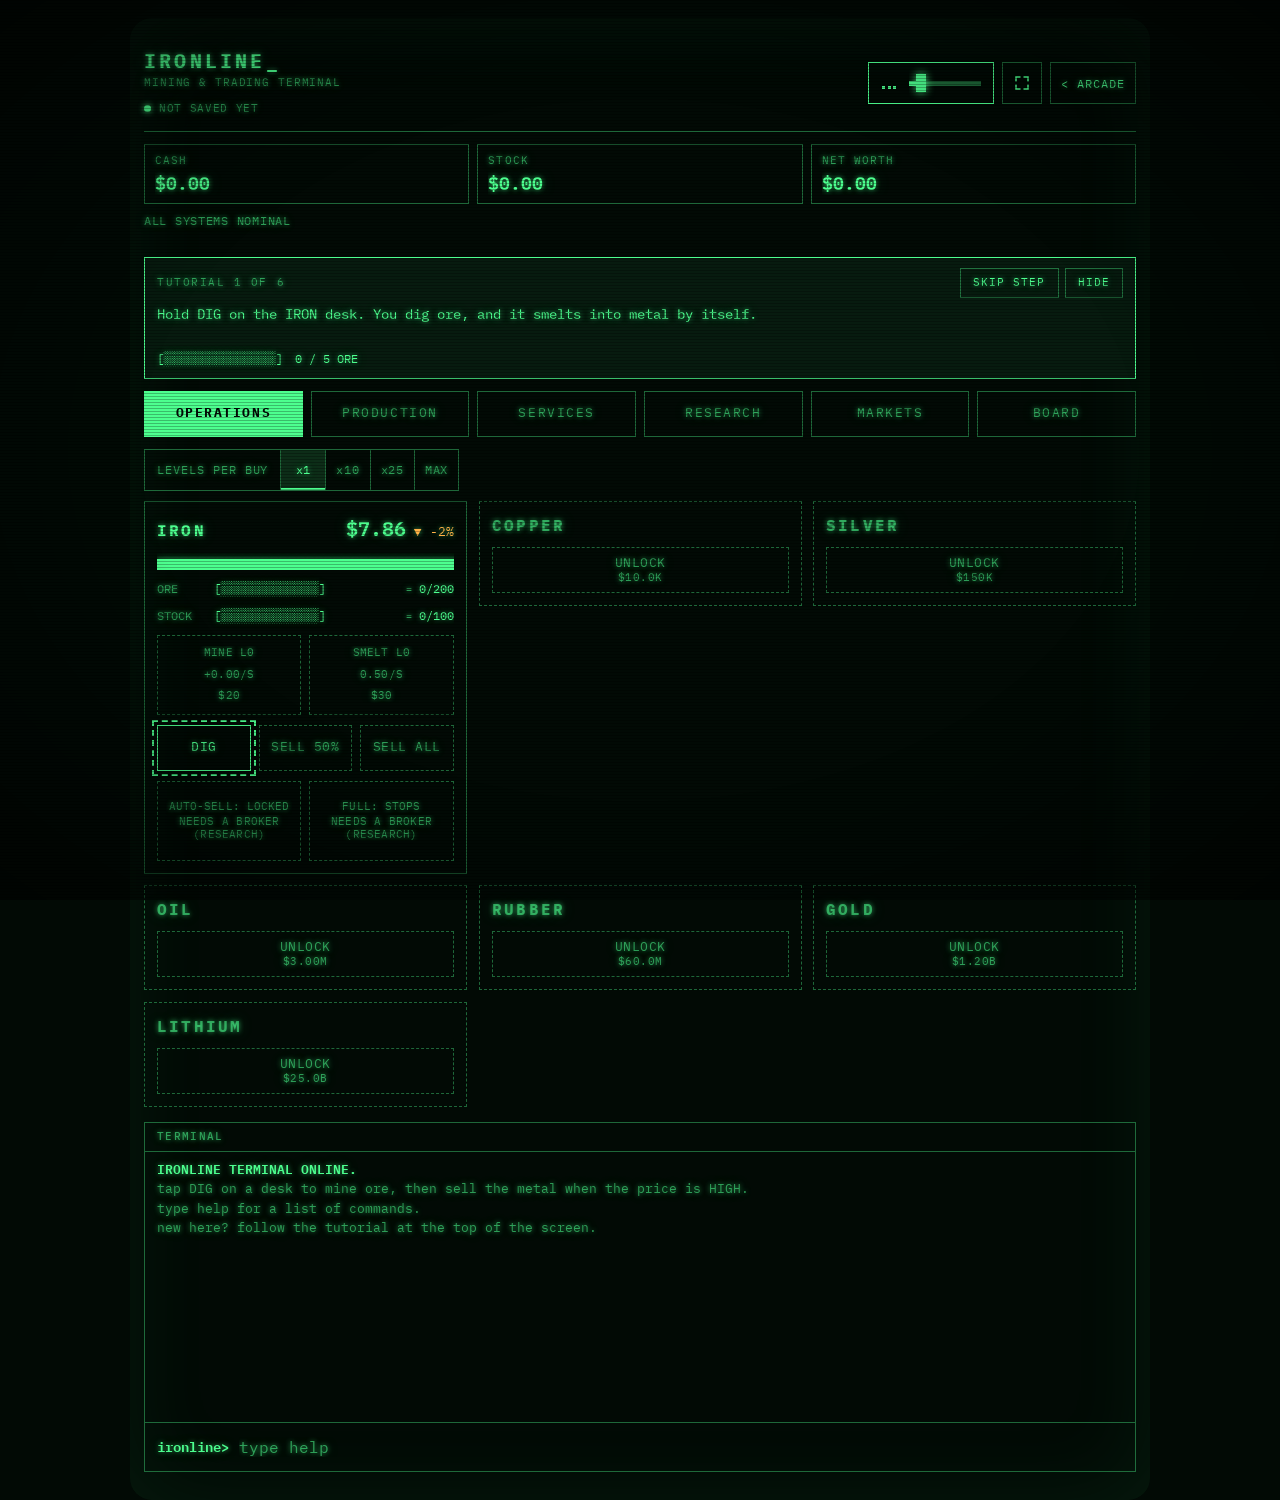
<file: ironline.html>
<!doctype html>
<html lang="en" data-p="green">
<head>
  <meta charset="utf-8">
  <meta name="viewport" content="width=device-width, initial-scale=1, viewport-fit=cover">
  <meta name="theme-color" content="#020a05">
  <title>Ironline</title>
  <meta name="description" content="Ironline: a mining and trading tycoon on an old CRT terminal. Dig ore, refine it, and sell into a moving market.">
  <link rel="canonical" href="https://v7vc.github.io/site/ironline">
  <meta property="og:type" content="website">
  <meta property="og:title" content="Ironline">
  <meta property="og:description" content="A mining and trading tycoon on an old CRT terminal. Dig ore, refine it, and time the market.">
  <meta property="og:url" content="https://v7vc.github.io/site/ironline">
  <meta property="og:image" content="https://v7vc.github.io/site/ironline-og.jpg">
  <meta name="twitter:card" content="summary_large_image">
  <meta name="twitter:title" content="Ironline">
  <meta name="twitter:description" content="A mining and trading tycoon on an old CRT terminal. Dig ore, refine it, and time the market.">
  <meta name="twitter:image" content="https://v7vc.github.io/site/ironline-og.jpg">
  <link rel="icon" href="ironline-icon.svg" type="image/svg+xml">
  <link rel="apple-touch-icon" href="ironline-180.png">
  <link rel="manifest" href="ironline.webmanifest">
  <link rel="preconnect" href="https://fonts.googleapis.com">
  <link rel="preconnect" href="https://fonts.gstatic.com" crossorigin>
  <link href="https://fonts.googleapis.com/css2?family=IBM+Plex+Mono:wght@400;500;600;700&display=swap" rel="stylesheet">
  <style>
    :root {
      --bg: #020a05;
      --fg: #4dff8f;
      --warn: #ffb347;
      --dim: color-mix(in srgb, var(--fg) 55%, transparent);
      --line: color-mix(in srgb, var(--fg) 38%, transparent);
      --glow: 0 0 5px color-mix(in srgb, var(--fg) 60%, transparent), 0 0 16px color-mix(in srgb, var(--fg) 22%, transparent);
      --mono: "IBM Plex Mono", ui-monospace, "SF Mono", Menlo, Consolas, monospace;
    }

    html[data-p="amber"] {
      --bg: #0a0600;
      --fg: #ffb000;
      --warn: #ff6a3d;
    }

    html[data-p="ice"] {
      --bg: #03080c;
      --fg: #9fe8ff;
      --warn: #ffb347;
    }

    * {
      box-sizing: border-box;
    }

    ::-webkit-scrollbar {
      width: 12px;
      height: 12px;
    }

    ::-webkit-scrollbar-track {
      background: repeating-linear-gradient(to bottom, var(--bg) 0, var(--bg) 2px, color-mix(in srgb, var(--fg) 14%, var(--bg)) 2px, color-mix(in srgb, var(--fg) 14%, var(--bg)) 3px);
      border-left: 1px solid var(--line);
    }

    ::-webkit-scrollbar-thumb {
      background: color-mix(in srgb, var(--fg) 45%, var(--bg));
      border: 1px solid var(--fg);
    }

    ::-webkit-scrollbar-thumb:hover {
      background: var(--fg);
    }

    ::-webkit-scrollbar-corner {
      background: var(--bg);
    }

    @supports not selector(::-webkit-scrollbar) {
      html,
      #tout {
        scrollbar-width: thin;
        scrollbar-color: var(--fg) var(--bg);
      }
    }

    html {
      background: var(--bg);
      -webkit-text-size-adjust: 100%;
    }

    body {
      margin: 0;
      min-height: 100vh;
      min-height: 100dvh;
      background: var(--bg);
      color: var(--fg);
      font-family: var(--mono);
      font-size: 14px;
      line-height: 1.45;
      -webkit-tap-highlight-color: transparent;
      overscroll-behavior-y: contain;
    }

    body::before {
      content: "";
      position: fixed;
      inset: 0;
      z-index: 50;
      pointer-events: none;
      background: repeating-linear-gradient(to bottom, rgba(0, 0, 0, 0.26) 0, rgba(0, 0, 0, 0.26) 1px, transparent 1px, transparent 3px);
    }

    body::after {
      content: "";
      position: fixed;
      inset: 0;
      z-index: 51;
      pointer-events: none;
      background: radial-gradient(ellipse at center, transparent 55%, rgba(0, 0, 0, 0.55) 100%);
    }

    .screen {
      max-width: 1020px;
      margin: 0 auto;
      padding: max(14px, env(safe-area-inset-top)) max(14px, env(safe-area-inset-right)) calc(28px + env(safe-area-inset-bottom)) max(14px, env(safe-area-inset-left));
      text-shadow: var(--glow);
      animation: flick 7s infinite;
    }

    @keyframes flick {
      0%, 100% { opacity: 1; }
      46% { opacity: 1; }
      48% { opacity: 0.955; }
      50% { opacity: 0.99; }
      52% { opacity: 0.965; }
    }

    button {
      font: inherit;
      color: inherit;
      text-shadow: inherit;
      touch-action: manipulation;
      -webkit-user-select: none;
      user-select: none;
      -webkit-touch-callout: none;
    }

    .top {
      display: flex;
      flex-wrap: wrap;
      align-items: center;
      justify-content: space-between;
      gap: 10px;
      padding-bottom: 10px;
      border-bottom: 1px solid var(--line);
    }

    .brand {
      font-size: 20px;
      font-weight: 700;
      letter-spacing: 0.16em;
      min-width: 0;
    }

    .brand small {
      display: block;
      color: var(--dim);
      font-size: 11px;
      font-weight: 400;
      letter-spacing: 0.08em;
    }

    .cursor {
      animation: blink 1.1s steps(1) infinite;
    }

    @keyframes blink {
      50% { opacity: 0; }
    }

    .top-btns {
      display: flex;
      gap: 8px;
      margin-left: auto;
    }

    .back {
      min-height: 40px;
      display: inline-flex;
      align-items: center;
      padding: 0 10px;
      border: 1px solid var(--line);
      background: transparent;
      color: var(--fg);
      font-size: 12px;
      letter-spacing: 0.08em;
      text-decoration: none;
      cursor: pointer;
    }

    .back.on {
      border-color: var(--fg);
    }

    .mpill {
      position: relative;
      display: flex;
      align-items: center;
      border: 1px solid var(--line);
      transition: border-color 0.2s;
    }

    .mpill.on {
      border-color: var(--fg);
    }

    .mpill .back {
      min-width: 40px;
      justify-content: center;
      border: 0;
    }

    .meq {
      display: inline-flex;
      align-items: flex-end;
      gap: 2px;
      width: 14px;
      height: 12px;
    }

    .meq i {
      flex: 1;
      height: 100%;
      background: currentColor;
      transform: scaleY(0.25);
      transform-origin: bottom;
      transition: transform 0.25s;
    }

    .mpill.on .meq i {
      animation: meq 0.9s ease-in-out infinite;
    }

    .mpill.on .meq i:nth-child(2) {
      animation-duration: 0.7s;
      animation-delay: -0.3s;
    }

    .mpill.on .meq i:nth-child(3) {
      animation-duration: 1.1s;
      animation-delay: -0.6s;
    }

    @keyframes meq {
      0%, 100% { transform: scaleY(0.25); }
      50% { transform: scaleY(1); }
    }

    .mpill .more {
      display: none;
      min-width: 26px;
      padding: 0;
      border-left: 1px solid var(--line);
      place-items: center;
    }

    .more svg {
      width: 14px;
      height: 14px;
      transition: transform 0.2s;
    }

    .mpill.open .more svg {
      transform: rotate(180deg);
    }

    .vol {
      max-width: 0;
      overflow: hidden;
      opacity: 0;
      transition: max-width 0.35s cubic-bezier(0.22, 1, 0.36, 1), opacity 0.25s;
    }

    .mpill.on .vol {
      max-width: 96px;
      opacity: 1;
    }

    @property --p {
      syntax: "<percentage>";
      inherits: true;
      initial-value: 0%;
    }

    .vol .slide {
      width: 72px;
      margin: 0 12px 0 0;
    }

    .slide {
      -webkit-appearance: none;
      appearance: none;
      display: block;
      height: 38px;
      background: transparent;
      cursor: pointer;
      touch-action: pan-y;
      --p: 0%;
      transition: --p 0.3s ease;
    }

    .slide.drag {
      transition: none;
    }

    .mpill.on .slide {
      animation: vglow 2.6s ease-in-out infinite;
    }

    @keyframes vglow {
      0%, 100% { filter: drop-shadow(0 0 0 transparent); }
      50% { filter: drop-shadow(0 0 5px var(--fg)); }
    }

    .slide::-webkit-slider-runnable-track {
      height: 5px;
      background: linear-gradient(90deg, var(--fg) var(--p), var(--line) var(--p));
    }

    .slide::-moz-range-track {
      height: 5px;
      background: linear-gradient(90deg, var(--fg) var(--p), var(--line) var(--p));
    }

    .slide::-webkit-slider-thumb {
      -webkit-appearance: none;
      width: 10px;
      height: 18px;
      margin-top: -6.5px;
      border: 0;
      border-radius: 0;
      background: var(--fg);
      box-shadow: 0 0 8px var(--fg);
      transition: transform 0.15s;
    }

    .slide::-moz-range-thumb {
      width: 10px;
      height: 18px;
      border: 0;
      border-radius: 0;
      background: var(--fg);
      box-shadow: 0 0 8px var(--fg);
      transition: transform 0.15s;
    }

    .slide:hover::-webkit-slider-thumb,
    .slide:hover::-moz-range-thumb {
      transform: scale(1.2);
    }

    .slide:active::-webkit-slider-thumb,
    .slide:active::-moz-range-thumb {
      transform: scale(1.4);
    }

    .slide:focus-visible {
      outline: 1px solid var(--fg);
      outline-offset: -3px;
    }

    @media (max-width: 520px) {
      .mpill.on .more {
        display: grid;
      }

      .mpill .vol,
      .mpill.on .vol {
        position: absolute;
        top: calc(100% + 6px);
        right: 0;
        z-index: 70;
        max-width: none;
        border: 1px solid var(--fg);
        background: var(--bg);
        opacity: 0;
        pointer-events: none;
        transform: translateY(-4px);
        transition: opacity 0.2s, transform 0.2s;
      }

      .mpill.open .vol {
        opacity: 1;
        pointer-events: auto;
        transform: none;
      }

      .vol .slide,
      .mpill .vol .slide {
        width: 140px;
        margin: 0 12px;
      }
    }

    @media (prefers-reduced-motion: reduce) {
      .mpill.on .meq i,
      .mpill.on .slide,
      .dots {
        animation: none;
      }
    }

    #tfs[hidden] {
      display: none;
    }

    #tfs svg {
      width: 18px;
      height: 18px;
    }

    #tfs .fs-out,
    #tfs[aria-pressed="true"] .fs-in {
      display: none;
    }

    #tfs[aria-pressed="true"] .fs-out {
      display: block;
    }

    .hud {
      display: grid;
      grid-template-columns: repeat(3, 1fr);
      gap: 8px;
      margin: 12px 0 8px;
    }

    .hud > div {
      position: relative;
      padding: 8px 10px;
      border: 1px solid var(--line);
      min-width: 0;
      cursor: help;
      outline: none;
    }

    .hud > div::after {
      content: attr(data-tip);
      position: absolute;
      top: calc(100% + 6px);
      left: 0;
      z-index: 30;
      width: max-content;
      max-width: min(300px, 88vw);
      padding: 8px 10px;
      background: var(--bg);
      border: 1px solid var(--fg);
      font-size: 12px;
      line-height: 1.5;
      white-space: pre-line;
      text-shadow: none;
      opacity: 0;
      pointer-events: none;
      transition: opacity 0.12s;
    }

    .hud > div:nth-child(2)::after {
      left: 50%;
      transform: translateX(-50%);
    }

    .hud > div:nth-child(3)::after {
      left: auto;
      right: 0;
    }

    .hud > div:hover::after,
    .hud > div:focus::after {
      opacity: 1;
    }

    .hud > div:focus {
      border-color: var(--fg);
    }

    .hud span {
      display: block;
      color: var(--dim);
      font-size: 11px;
      letter-spacing: 0.1em;
    }

    .hud b {
      display: block;
      font-size: 18px;
      font-weight: 600;
      overflow: hidden;
      text-overflow: ellipsis;
      white-space: nowrap;
    }

    .brandcol {
      display: flex;
      flex-direction: column;
      align-items: flex-start;
      gap: 6px;
      min-width: 0;
    }

    .savebtn {
      display: inline-flex;
      align-items: center;
      gap: 8px;
      min-height: 24px;
      padding: 0;
      border: 0;
      background: transparent;
      color: var(--dim);
      font-size: 11px;
      letter-spacing: 0.06em;
      white-space: nowrap;
      cursor: pointer;
      transition: color 0.15s;
    }

    .savebtn i {
      flex: 0 0 7px;
      height: 7px;
      border-radius: 50%;
      background: var(--fg);
      box-shadow: 0 0 6px var(--fg);
    }

    .savebtn:hover {
      color: var(--fg);
    }

    .savebtn.bad {
      color: var(--warn);
    }

    .savebtn.bad i {
      background: var(--warn);
      box-shadow: 0 0 6px var(--warn);
    }

    .savebtn.flash i {
      animation: sflash 0.6s ease-out;
    }

    @keyframes sflash {
      0% { transform: scale(2.4); }
      100% { transform: scale(1); }
    }

    .status {
      margin: 0 0 10px;
      min-height: 2.9em;
      color: var(--dim);
      font-size: 12px;
      letter-spacing: 0.06em;
    }

    .status.bad {
      color: var(--warn);
    }

    .tabs {
      display: grid;
      grid-template-columns: repeat(4, 1fr);
      gap: 8px;
      margin-bottom: 12px;
    }

    .tab {
      min-height: 46px;
      border: 1px solid var(--line);
      background: transparent;
      cursor: pointer;
      font-size: 13px;
      letter-spacing: 0.12em;
      color: var(--dim);
    }

    .tab[aria-selected="true"] {
      border-color: var(--fg);
      color: var(--bg);
      background: var(--fg);
      text-shadow: none;
      font-weight: 700;
    }

    .kv {
      display: flex;
      justify-content: space-between;
      gap: 12px;
      font-size: 13px;
    }

    .kv span:first-child {
      color: var(--dim);
      white-space: nowrap;
    }

    .kv span:last-child {
      text-align: right;
    }

    .opsbar {
      display: flex;
      align-items: stretch;
      width: fit-content;
      max-width: 100%;
      margin-bottom: 10px;
      border: 1px solid var(--line);
      font-size: 12px;
      letter-spacing: 0.08em;
    }

    .opsbar > span {
      display: flex;
      align-items: center;
      padding: 0 12px;
      color: var(--dim);
      white-space: nowrap;
    }

    .opsbar .seg {
      border: 0;
      border-left: 1px solid var(--line);
    }

    .opsbar .seg button {
      flex: 0 1 56px;
      min-width: 44px;
      min-height: 40px;
    }

    @media (max-width: 520px) {
      .opsbar {
        width: 100%;
      }

      .opsbar > span {
        padding: 0 10px;
        font-size: 11px;
      }

      .opsbar .seg {
        flex: 1;
      }

      .opsbar .seg button {
        flex: 1 1 0;
      }
    }

    .opsbar[hidden] {
      display: none;
    }

    .mk-grid {
      display: grid;
      grid-template-columns: minmax(0, 1fr);
      gap: 16px;
    }

    .mk-main,
    .mk-side {
      display: flex;
      flex-direction: column;
      gap: 10px;
      min-width: 0;
    }

    .mk-head {
      display: flex;
      align-items: flex-end;
      justify-content: space-between;
      gap: 8px;
    }

    .mk-sym {
      display: flex;
      flex-direction: column;
      gap: 2px;
      min-width: 0;
    }

    .mk-sym small {
      font-size: 11px;
      letter-spacing: 0.06em;
      color: var(--dim);
      white-space: nowrap;
      overflow: hidden;
      text-overflow: ellipsis;
    }

    .mk-px {
      font-size: 26px;
      font-weight: 700;
      line-height: 1.1;
      text-align: right;
      white-space: nowrap;
    }

    .mk-px small {
      display: block;
      font-size: 12px;
      font-weight: 400;
      line-height: 1.3;
      min-height: 1.3em;
    }

    .tf {
      display: flex;
      align-items: stretch;
      border-bottom: 1px solid var(--line);
    }

    .tf .t {
      flex: 1 1 0;
      min-width: 0;
      min-height: 34px;
      padding: 0;
      border: 0;
      background: transparent;
      color: var(--dim);
      font-size: 11px;
      letter-spacing: 0;
      cursor: pointer;
      transition: color 0.15s, background 0.15s;
    }

    .tf .t:hover {
      color: var(--fg);
    }

    .tf .t[aria-pressed="true"] {
      color: var(--fg);
      background: color-mix(in srgb, var(--fg) 12%, transparent);
      box-shadow: inset 0 -2px 0 var(--fg);
    }

    .tf .sep {
      flex: 0 0 1px;
      margin: 8px 0;
      background: var(--line);
    }

    .tf.ot .t {
      font-size: 12px;
      letter-spacing: 0.08em;
    }

    .mk-chart {
      position: relative;
      height: 280px;
      border: 1px solid var(--line);
    }

    .mk-chart canvas {
      display: block;
      width: 100%;
      height: 100%;
      touch-action: pan-y;
    }

    .mk-leg {
      position: absolute;
      top: 6px;
      left: 8px;
      right: 100px;
      height: 16px;
      font-size: 10px;
      line-height: 16px;
      color: var(--dim);
      white-space: nowrap;
      overflow: hidden;
      text-overflow: ellipsis;
      pointer-events: none;
    }

    .mk-tools {
      position: absolute;
      top: 4px;
      right: 8px;
      display: flex;
      gap: 6px;
    }

    .mk-chip {
      display: inline-flex;
      align-items: center;
      justify-content: center;
      min-width: 54px;
      min-height: 22px;
      padding: 0 8px;
      border: 1px solid var(--line);
      background: color-mix(in srgb, var(--bg) 80%, transparent);
      color: var(--dim);
      font-size: 11px;
      letter-spacing: 0.06em;
      cursor: pointer;
      transition: color 0.15s, border-color 0.15s;
    }

    .mk-chip:hover,
    .mk-chip[aria-expanded="true"] {
      color: var(--fg);
      border-color: var(--fg);
    }

    .mk-chip.mk-ic {
      min-width: 28px;
      padding: 0;
    }

    .mk-ic svg {
      width: 14px;
      height: 14px;
    }

    .mk-ic[data-s="line"] .i-c,
    .mk-ic[data-s="candle"] .i-l {
      display: none;
    }

    .mk-menu {
      position: absolute;
      top: 30px;
      right: 8px;
      z-index: 5;
      display: flex;
      flex-direction: column;
      min-width: 190px;
      border: 1px solid var(--fg);
      background: var(--bg);
      opacity: 0;
      pointer-events: none;
      transform: translateY(-4px);
      transition: opacity 0.15s, transform 0.15s;
    }

    .mk-menu.open {
      opacity: 1;
      pointer-events: auto;
      transform: none;
    }

    .mk-menu button {
      display: flex;
      align-items: center;
      gap: 10px;
      min-height: 34px;
      padding: 0 12px;
      border: 0;
      background: transparent;
      color: var(--dim);
      font-size: 12px;
      letter-spacing: 0.04em;
      text-align: left;
      cursor: pointer;
    }

    .mk-menu button::before {
      content: "";
      flex: 0 0 11px;
      height: 11px;
      border: 1px solid currentColor;
    }

    .mk-menu button[aria-pressed="true"] {
      color: var(--fg);
    }

    .mk-menu button[aria-pressed="true"]::before {
      background: currentColor;
    }

    .mk-menu button:hover {
      background: color-mix(in srgb, var(--fg) 14%, transparent);
    }

    .mk-msg {
      position: absolute;
      inset: 0;
      display: grid;
      place-items: center;
      padding: 16px;
      text-align: center;
      font-size: 13px;
      line-height: 1.6;
      letter-spacing: 0.06em;
      color: var(--dim);
      pointer-events: none;
    }

    .mk-msg[hidden],
    .mk-msg [hidden] {
      display: none;
    }

    .mk-msg a {
      color: var(--fg);
      pointer-events: auto;
      text-decoration: underline;
    }

    .dots {
      display: inline-block;
      width: 1.4em;
      overflow: hidden;
      vertical-align: bottom;
      text-align: left;
      animation: dots 1.2s steps(4) infinite;
    }

    @keyframes dots {
      from { width: 0; }
      to { width: 1.4em; }
    }

    .mk-pos {
      display: grid;
      grid-template-columns: repeat(2, minmax(0, 1fr));
      gap: 1px;
      border: 1px solid var(--line);
      background: var(--line);
    }

    .mk-pos > div {
      display: flex;
      flex-direction: column;
      gap: 2px;
      min-width: 0;
      padding: 7px 10px;
      background: var(--bg);
    }

    .mk-pos span {
      font-size: 10px;
      letter-spacing: 0.08em;
      color: var(--dim);
    }

    .mk-pos b {
      font-size: 13px;
      font-weight: 600;
      white-space: nowrap;
      overflow: hidden;
      text-overflow: ellipsis;
    }

    .mk-note {
      grid-column: 1 / -1;
      margin: 0;
      font-size: 11px;
      color: var(--dim);
      line-height: 1.5;
    }

    .sd button[data-os="sell"][aria-pressed="true"] {
      color: var(--warn);
      background: color-mix(in srgb, var(--warn) 14%, transparent);
      box-shadow: inset 0 -2px 0 var(--warn);
    }

    .btn.sell {
      border-color: var(--warn);
      color: var(--warn);
    }

    .kv.ctl {
      align-items: center;
      min-height: 34px;
    }

    .kv.ctl span:nth-child(2) {
      margin-left: auto;
    }

    .kv input:not(.slide) {
      width: 160px;
      min-height: 34px;
      padding: 0 10px;
      border: 1px solid var(--line);
      background: transparent;
      color: var(--fg);
      font: inherit;
      font-size: 13px;
      text-align: right;
      outline: none;
      transition: border-color 0.15s, opacity 0.15s;
    }

    .kv input:not(.slide):focus {
      border-color: var(--fg);
    }

    .kv input[readonly] {
      border-style: dashed;
      opacity: 0.6;
    }

    .mk-side .slide {
      width: 100%;
      margin: 0;
    }

    @container (min-width: 440px) {
      .mk-pos {
        grid-template-columns: repeat(4, minmax(0, 1fr));
      }
    }

    @container (min-width: 760px) {
      .mk-grid {
        grid-template-columns: minmax(0, 1fr) 300px;
        gap: 20px;
      }

      .mk-chart {
        height: 340px;
      }
    }

    .mini {
      min-height: 30px;
      padding: 0 10px;
      border: 1px solid var(--line);
      background: transparent;
      color: var(--fg);
      font-size: 11px;
      letter-spacing: 0.08em;
      cursor: pointer;
    }

    .mini:disabled {
      opacity: 0.35;
      cursor: default;
    }

    @media (max-width: 520px) {
      .tab {
        font-size: 11px;
        letter-spacing: 0.04em;
        padding: 0 2px;
      }
    }

    .btn.b3 {
      height: 66px;
      min-height: 66px;
      padding: 4px 8px;
      gap: 0;
    }

    .btn {
      min-width: 0;
    }

    .btn > * {
      display: block;
      max-width: 100%;
    }

    .btn.b3 > * {
      white-space: nowrap;
      overflow: hidden;
      text-overflow: ellipsis;
      width: 100%;
      text-align: center;
      line-height: 1.35;
      min-height: 1.35em;
    }

    .btn.b3 .l2 {
      font-size: 12px;
    }

    .btn {
      min-height: 46px;
      padding: 6px 10px;
      border: 1px solid var(--fg);
      background: transparent;
      cursor: pointer;
      font-size: 13px;
      letter-spacing: 0.04em;
      text-transform: uppercase;
      display: flex;
      flex-direction: column;
      align-items: center;
      justify-content: center;
      line-height: 1.25;
    }

    .btn small {
      color: var(--dim);
      font-size: 11px;
      text-transform: none;
    }

    .btn:active:not(:disabled),
    .btn.press {
      background: var(--fg);
      color: var(--bg);
      text-shadow: none;
    }

    .btn:active:not(:disabled) small {
      color: var(--bg);
    }

    .btn:disabled {
      border-style: dashed;
      border-color: var(--line);
      color: var(--dim);
      cursor: default;
    }

    .btn:focus-visible,
    .back:focus-visible,
    .tab:focus-visible {
      outline: 2px solid var(--fg);
      outline-offset: 2px;
    }

    @media (hover: hover) {
      .btn:hover:not(:disabled),
      .tab:hover:not([aria-selected="true"]),
      button.back:hover {
        background: color-mix(in srgb, var(--fg) 14%, transparent);
      }
    }

    .cards {
      display: grid;
      grid-template-columns: repeat(auto-fit, minmax(min(290px, 100%), 1fr));
      gap: 12px;
      align-items: start;
    }

    .cards[hidden] {
      display: none;
    }

    .card {
      padding: 12px;
      border: 1px solid var(--line);
      display: flex;
      flex-direction: column;
      gap: 10px;
      min-width: 0;
    }

    .card h2 {
      margin: 0;
      font-size: 16px;
      font-weight: 700;
      letter-spacing: 0.14em;
    }

    .card-head {
      display: flex;
      align-items: baseline;
      justify-content: space-between;
      gap: 8px;
    }

    .px {
      display: flex;
      align-items: baseline;
      gap: 8px;
      font-size: 13px;
      white-space: nowrap;
    }

    .px b {
      font-size: 20px;
      font-weight: 600;
    }

    .dn {
      color: var(--warn);
    }

    .tag {
      min-width: 3ch;
      color: var(--bg);
      background: var(--fg);
      padding: 0 5px;
      font-size: 11px;
      text-shadow: none;
    }

    .tag:empty {
      display: none;
    }

    .tag.low {
      background: var(--warn);
    }

    .spark {
      overflow: hidden;
      white-space: nowrap;
      font-size: clamp(11px, 3.6vw, 15px);
      line-height: 1.1;
    }

    .row {
      display: grid;
      grid-template-columns: 7ch auto minmax(0, 1fr);
      gap: 8px;
      align-items: center;
      font-size: 12px;
    }

    .row > span:first-child {
      color: var(--dim);
    }

    .row > span:nth-child(2) {
      white-space: pre;
    }

    .vv {
      display: flex;
      justify-content: flex-end;
      align-items: baseline;
      gap: 6px;
      min-width: 0;
      overflow: hidden;
      white-space: nowrap;
    }

    .card {
      container-type: inline-size;
    }

    .tr {
      font-style: normal;
      font-size: 10px;
      letter-spacing: 0.06em;
      color: var(--dim);
    }

    .tr::before {
      content: attr(data-g);
    }

    .tr::after {
      content: " " attr(data-w);
      display: none;
    }

    @container (min-width: 380px) {
      .tr::after {
        display: inline;
      }
    }

    .tr.up {
      color: var(--fg);
    }

    .tr.dn {
      color: var(--warn);
    }

    .grid2,
    .grid3 {
      display: grid;
      gap: 8px;
    }

    .grid2 {
      grid-template-columns: minmax(0, 1fr) minmax(0, 1fr);
    }

    .grid3 {
      grid-template-columns: repeat(3, 1fr);
    }

    .lockbox {
      display: none;
    }

    .card.locked > :not(.card-head):not(.lockbox) {
      display: none;
    }

    .card.locked .px {
      display: none;
    }

    .card.locked .lockbox {
      display: block;
    }

    .card.locked {
      border-style: dashed;
      color: var(--dim);
    }

    .res h2 {
      display: flex;
      justify-content: space-between;
      gap: 8px;
      font-size: 14px;
    }

    .res h2 span {
      color: var(--dim);
      font-weight: 400;
      letter-spacing: 0.04em;
    }

    .cards.eq {
      grid-template-columns: repeat(2, 1fr);
      grid-auto-rows: 1fr;
      align-items: stretch;
    }

    .cards.col:not([hidden]) {
      display: flex;
      flex-direction: column;
      align-items: stretch;
    }

    .cards.eq .res .btn {
      margin-top: auto;
    }

    @media (max-width: 700px) {
      .cards.eq {
        grid-template-columns: 1fr;
      }
    }

    .seg {
      display: inline-flex;
      border: 1px solid var(--line);
    }

    .seg.wide {
      display: flex;
      width: 100%;
    }

    .seg button {
      flex: 1 1 0;
      min-width: 0;
      min-height: 36px;
      padding: 0 10px;
      border: 0;
      border-left: 1px solid var(--line);
      background: transparent;
      color: var(--dim);
      cursor: pointer;
      font-size: 12px;
      letter-spacing: 0.06em;
      transition: background 0.15s, color 0.15s, box-shadow 0.15s;
    }

    .seg button:first-child {
      border-left: 0;
    }

    .seg button:hover {
      color: var(--fg);
    }

    .seg button[aria-pressed="true"] {
      color: var(--fg);
      background: color-mix(in srgb, var(--fg) 14%, transparent);
      box-shadow: inset 0 -2px 0 var(--fg);
    }

    .res p {
      flex: 1;
      margin: 0;
      color: var(--dim);
      font-size: 12.5px;
      line-height: 1.6;
    }

    .term {
      margin-top: 14px;
      border: 1px solid var(--line);
    }

    .term:focus-within {
      border-color: var(--fg);
    }

    .term h3 {
      margin: 0;
      padding: 6px 12px;
      border-bottom: 1px solid var(--line);
      color: var(--dim);
      font-size: 11px;
      font-weight: 500;
      letter-spacing: 0.12em;
    }

    #tout {
      height: 240px;
      overflow-y: auto;
      padding: 8px 12px;
      font-size: 13px;
      line-height: 1.5;
      overscroll-behavior: contain;
    }

    #tout div {
      white-space: pre-wrap;
      overflow-wrap: anywhere;
    }

    #tout .w {
      color: var(--warn);
    }

    #tout .t,
    #tout .d {
      color: var(--dim);
    }

    #tout .c {
      font-weight: 600;
    }

    .out {
      font-size: 12px;
      letter-spacing: 0.08em;
      color: var(--dim);
    }

    .out:empty {
      display: none;
    }

    .tin {
      display: flex;
      align-items: center;
      gap: 8px;
      padding: 0 12px;
      border-top: 1px solid var(--line);
    }

    .tin .ps {
      white-space: nowrap;
      font-weight: 600;
    }

    .tin input {
      flex: 1;
      min-width: 0;
      height: 48px;
      border: 0;
      outline: 0;
      background: transparent;
      color: var(--fg);
      font: inherit;
      font-size: 16px;
      text-shadow: inherit;
      caret-color: var(--fg);
    }

    .tin input::placeholder {
      color: var(--dim);
    }

    @media (min-width: 820px) {
      .screen {
        margin-top: 18px;
        padding-top: 28px;
        border-radius: 22px;
        box-shadow: inset 0 0 90px color-mix(in srgb, var(--fg) 7%, transparent);
      }

      #tout {
        height: 270px;
      }
    }

    @media (max-width: 440px) {
      .brand small {
        display: none;
      }
    }

    @media (max-width: 380px) {
      body {
        font-size: 13px;
      }

      .hud b {
        font-size: 16px;
      }

      .brand {
        font-size: 18px;
      }
    }

    @media (prefers-reduced-motion: reduce) {
      .screen,
      .cursor {
        animation: none;
      }
    }
    .btn.danger {
      border-color: var(--warn);
      color: var(--warn);
    }

    .dlg {
      position: fixed;
      inset: 0;
      z-index: 80;
      display: flex;
      align-items: center;
      justify-content: center;
      padding: 16px;
      background: rgba(0, 0, 0, 0.82);
      opacity: 0;
      pointer-events: none;
      transition: opacity 0.2s;
    }

    .dlg.show {
      opacity: 1;
      pointer-events: auto;
    }

    .dbox {
      width: min(460px, 100%);
      max-height: 100%;
      overflow: auto;
      border: 2px solid var(--warn);
      background: var(--bg);
      color: var(--warn);
      box-shadow: 0 0 24px color-mix(in srgb, var(--warn) 40%, transparent);
      animation: dpulse 1.6s ease-in-out infinite;
    }

    @keyframes dpulse {
      0%, 100% { box-shadow: 0 0 10px color-mix(in srgb, var(--warn) 25%, transparent); }
      50% { box-shadow: 0 0 30px color-mix(in srgb, var(--warn) 55%, transparent); }
    }

    .dhaz {
      height: 10px;
      background: repeating-linear-gradient(135deg, var(--warn) 0, var(--warn) 10px, var(--bg) 10px, var(--bg) 20px);
    }

    .dbody {
      padding: 14px 16px 16px;
    }

    .dbody h2 {
      margin: 0 0 8px;
      font-size: 17px;
      letter-spacing: 0.08em;
    }

    .dbody p {
      margin: 0 0 12px;
      font-size: 13px;
      line-height: 1.5;
    }

    .dcols {
      display: grid;
      grid-template-columns: minmax(0, 1fr) minmax(0, 1fr);
      gap: 10px;
      margin-bottom: 12px;
    }

    .dcols > div {
      border: 1px solid var(--line);
      padding: 8px 10px;
      font-size: 12px;
      line-height: 1.6;
    }

    .dcols h3 {
      margin: 0 0 4px;
      font-size: 12px;
      letter-spacing: 0.1em;
    }

    .dcols .lose h3,
    .dcols .lose {
      color: var(--warn);
    }

    .dcols .keep,
    .dcols .keep h3 {
      color: var(--fg);
    }

    .dcols ul {
      margin: 0;
      padding: 0;
      list-style: none;
    }

    .dgain {
      margin-bottom: 14px;
      color: var(--fg);
      font-size: 13px;
      font-weight: 600;
    }

    .dbtns {
      display: grid;
      grid-template-columns: minmax(0, 1fr) minmax(0, 1fr);
      gap: 10px;
    }

    .dbtns button {
      min-height: 46px;
      padding: 8px 10px;
      border: 1px solid var(--fg);
      background: transparent;
      color: var(--fg);
      font-weight: 600;
      cursor: pointer;
    }

    .dbtns button.go {
      border-color: var(--warn);
      color: var(--warn);
    }

    .dbtns button:disabled {
      opacity: 0.5;
      cursor: not-allowed;
    }

    .dbtns button:not(:disabled):hover,
    .dbtns button:focus-visible {
      background: color-mix(in srgb, currentColor 18%, transparent);
      outline: 0;
    }

    .crt {
      position: fixed;
      inset: 0;
      z-index: 90;
      display: none;
      align-items: center;
      justify-content: center;
      background: #000;
      cursor: wait;
    }

    .crt.show {
      display: flex;
    }

    .crt i {
      width: 6px;
      height: 6px;
      border-radius: 50%;
      background: var(--fg);
      box-shadow: 0 0 14px 4px var(--fg);
      animation: dot 1.2s ease-out forwards;
    }

    @keyframes dot {
      0% { opacity: 1; transform: scale(1); }
      100% { opacity: 0; transform: scale(0.2); }
    }

    .screen.pwroff {
      animation: crtoff 0.6s cubic-bezier(0.55, 0, 0.9, 0.4) forwards;
    }

    .screen.pwron {
      animation: crton 0.8s cubic-bezier(0.2, 0.7, 0.3, 1) both;
    }

    @keyframes crtoff {
      0% { transform: scale(1, 1); filter: brightness(1); }
      55% { transform: scale(1, 0.008); filter: brightness(3); }
      85% { transform: scale(0.02, 0.008); filter: brightness(4); }
      100% { transform: scale(0, 0); filter: brightness(0); }
    }

    @keyframes crton {
      0% { transform: scale(0.02, 0.006); filter: brightness(5); }
      30% { transform: scale(1, 0.006); filter: brightness(5); }
      70% { transform: scale(1, 1.03); filter: brightness(2); }
      100% { transform: scale(1, 1); filter: brightness(1); }
    }

    @media (prefers-reduced-motion: reduce) {
      .dbox {
        animation: none;
      }

      .screen.pwroff {
        animation: rmoff 0.5s forwards;
      }

      .screen.pwron {
        animation: rmon 0.6s both;
      }

      .crt i {
        animation: none;
        opacity: 0;
      }

      @keyframes rmoff {
        to { opacity: 0; }
      }

      @keyframes rmon {
        from { opacity: 0; }
        to { opacity: 1; }
      }
    }
    .tabs {
      grid-template-columns: repeat(6, 1fr);
    }

    @media (max-width: 700px) {
      .tabs {
        grid-template-columns: repeat(3, 1fr);
      }
    }

    .tut {
      margin: 0 0 12px;
      padding: 10px 12px;
      border: 1px solid var(--fg);
      background: color-mix(in srgb, var(--fg) 7%, var(--bg));
      display: grid;
      gap: 6px;
      align-content: start;
      min-height: 104px;
    }

    .tut[hidden] {
      display: none;
    }

    .tut-h {
      display: flex;
      align-items: center;
      justify-content: space-between;
      gap: 8px;
      font-size: 11px;
      letter-spacing: 0.14em;
      color: var(--dim);
    }

    .tut-b {
      display: flex;
      gap: 6px;
    }

    .tut-b button[hidden] {
      display: none;
    }

    .tut p {
      margin: 0;
      font-size: 14px;
      line-height: 1.45;
      min-height: 2.9em;
    }

    .tut-p {
      display: flex;
      align-items: center;
      gap: 12px;
      font-size: 12px;
      white-space: nowrap;
      min-height: 1.4em;
    }

    .tut-p span:first-child {
      white-space: pre;
    }

    .tut button {
      min-height: 30px;
      padding: 0 12px;
      border: 1px solid var(--line);
      background: transparent;
      color: var(--fg);
      font: inherit;
      font-size: 11px;
      letter-spacing: 0.1em;
      cursor: pointer;
    }

    .tut button:hover {
      border-color: var(--fg);
    }

    .tut-hi {
      outline: 2px dashed var(--fg);
      outline-offset: 3px;
      animation: tuthi 1.2s ease-in-out infinite;
    }

    @keyframes tuthi {
      50% { outline-color: transparent; }
    }

    .pane {
      display: block;
    }

    .pane[hidden] {
      display: none;
    }

    html[data-p="pink"] {
      --bg: #0b0309;
      --fg: #d946ef;
      --warn: #ffd24d;
    }

    html[data-p="red"] {
      --bg: #0a0203;
      --fg: #ff4d4d;
      --warn: #ffd04d;
    }

    .pc .row {
      grid-template-columns: 11ch auto minmax(0, 1fr);
    }

    .out.warn,
    .sd.warn {
      color: var(--warn);
    }

    .lockbox .sd {
      margin: 0 0 8px;
      font-size: 12px;
      line-height: 1.5;
    }

    .sstrip {
      display: grid;
      grid-template-columns: repeat(3, minmax(0, 1fr));
      gap: 10px;
    }

    .sbox {
      border: 1px solid var(--line);
      padding: 8px 12px;
      display: grid;
      gap: 2px;
      min-width: 0;
    }

    .sbox span {
      font-size: 11px;
      letter-spacing: 0.12em;
      color: var(--dim);
    }

    .sbox b {
      font-size: 18px;
      font-weight: 600;
      white-space: nowrap;
      overflow: hidden;
      text-overflow: ellipsis;
    }

    .sgrid {
      display: grid;
      grid-template-columns: repeat(auto-fit, minmax(min(270px, 100%), 1fr));
      gap: 12px;
      margin-top: 14px;
      align-items: stretch;
    }

    .scard {
      padding: 12px;
      border: 1px solid var(--line);
      display: flex;
      flex-direction: column;
      gap: 10px;
      min-width: 0;
    }

    .scard h2 {
      margin: 0;
      font-size: 14px;
      font-weight: 700;
      letter-spacing: 0.12em;
    }

    .scard .card-head {
      align-items: center;
    }

    .lv {
      font-size: 12px;
      letter-spacing: 0.08em;
      padding: 1px 8px;
      border: 1px solid var(--fg);
      white-space: nowrap;
    }

    .scard.locked {
      border-style: dashed;
      color: var(--dim);
    }

    .scard.locked .lv {
      border-color: var(--line);
    }

    .tagl {
      margin: 0;
      font-size: 12px;
      color: var(--dim);
    }

    .kvs {
      display: grid;
      gap: 5px;
      border-top: 1px solid var(--line);
      padding-top: 8px;
      font-size: 12px;
    }

    .kvs .kv {
      font-size: 12px;
    }

    .kvs .kv span:last-child {
      min-width: 0;
      overflow-wrap: anywhere;
    }

    .sact {
      display: grid;
      gap: 8px;
      margin-top: auto;
    }

    .scard.locked [data-act="buy"],
    .scard.locked [data-act="camp"],
    .scard:not(.locked) [data-act="unlock"] {
      display: none;
    }

    .amodels {
      margin-top: 14px;
      border: 1px solid var(--line);
      padding: 12px;
      display: grid;
      gap: 10px;
    }

    .amodels .pt span {
      color: var(--warn);
    }

    .grid4 {
      display: grid;
      grid-template-columns: repeat(auto-fit, minmax(min(150px, 100%), 1fr));
      gap: 8px;
    }

    .btn.dn {
      color: var(--warn);
      border-color: var(--warn);
    }

    .btn.b3 {
      height: auto;
      min-height: 66px;
      justify-content: center;
    }

    .btn.b3 > * {
      letter-spacing: 0.02em;
    }

    .btn.b3 > :first-child {
      font-size: 12px;
      overflow: visible;
      text-overflow: clip;
      white-space: normal;
      line-height: 1.2;
      text-align: center;
    }

    .btn.b3 .l2 {
      font-size: 11px;
      white-space: normal;
      overflow: visible;
      text-overflow: clip;
      line-height: 1.2;
      min-height: 2.4em;
      display: flex;
      align-items: center;
      justify-content: center;
    }

    .btn.b3 .l2:empty {
      display: none;
    }

    #cards .btn.b3,
    #prod .btn.b3,
    #serv .btn.b3 {
      height: 80px;
      min-height: 80px;
      padding: 4px 8px;
    }

    #cards .btn.b3 > :first-child,
    #prod .btn.b3 > :first-child,
    #serv .btn.b3 > :first-child {
      font-size: 11px;
      letter-spacing: 0.01em;
      white-space: nowrap;
      overflow: hidden;
      text-overflow: ellipsis;
      width: 100%;
    }

    #cards .btn.b3 .l2,
    #prod .btn.b3 .l2,
    #serv .btn.b3 .l2,
    #cards .btn.b3 .l2:empty,
    #prod .btn.b3 .l2:empty,
    #serv .btn.b3 .l2:empty {
      display: flex;
      height: 2.4em;
      min-height: 2.4em;
      overflow: hidden;
      width: 100%;
    }

    .pc h2,
    .scard h2 {
      font-size: 14px;
      letter-spacing: 0.1em;
      white-space: nowrap;
      overflow: hidden;
      text-overflow: ellipsis;
      min-width: 0;
    }

    .pc .card-head,
    .scard .card-head {
      min-height: 26px;
    }

    .pc .px {
      flex: none;
    }

    .pc .lockbox .sd {
      font-size: 11px;
      line-height: 1.4;
      height: 5.6em;
      overflow: hidden;
    }

    .scard .tagl {
      min-height: 2.6em;
      line-height: 1.3;
    }

    .scard .kvs .kv {
      white-space: nowrap;
    }

    .scard .kvs .kv span:last-child {
      overflow: hidden;
      text-overflow: ellipsis;
      overflow-wrap: normal;
    }

    .sgrid {
      grid-auto-rows: 1fr;
    }

    .dbox.calm {
      width: min(500px, 100%);
      border-color: var(--fg);
      color: var(--fg);
      animation: none;
      box-shadow: 0 0 18px color-mix(in srgb, var(--fg) 30%, transparent);
    }

    .dbox.calm .dhaz {
      height: 6px;
      background: var(--fg);
    }

    .ahead {
      display: grid;
      gap: 2px;
      margin-bottom: 14px;
      padding: 6px 0 12px;
      text-align: center;
      border-bottom: 1px solid var(--line);
    }

    .alabel {
      font-size: 11px;
      letter-spacing: 0.16em;
      color: var(--dim);
    }

    .abig {
      font-size: 30px;
      font-weight: 700;
      text-shadow: var(--glow);
    }

    .abig.dn {
      color: var(--warn);
    }

    .asub {
      font-size: 11px;
      letter-spacing: 0.1em;
      color: var(--dim);
    }

    .asec {
      margin: 0 0 12px;
    }

    .asec h3 {
      margin: 0 0 4px;
      font-size: 11px;
      letter-spacing: 0.12em;
      color: var(--dim);
      font-weight: 600;
    }

    .asec.dn h3 {
      color: var(--warn);
    }

    .asec.up h3 {
      color: var(--fg);
    }

    .arow {
      display: grid;
      grid-template-columns: minmax(0, 1fr) auto auto;
      gap: 12px;
      font-size: 12px;
      padding: 2px 0;
    }

    .arow.one {
      display: block;
      line-height: 1.5;
    }

    .arow .m {
      color: var(--dim);
      text-align: right;
    }

    .arow .r {
      text-align: right;
      min-width: 7ch;
    }

    .asec.dn .arow .r,
    .asec.dn .arow .m {
      color: var(--warn);
    }

    .amore {
      font-size: 11px;
      color: var(--dim);
    }

    .anote {
      margin: 4px 0 0;
      font-size: 11px;
      line-height: 1.5;
      color: var(--dim);
    }

    .dbody .anote {
      font-size: 11px;
      margin: 0 0 12px;
    }

    .dbtns.one {
      grid-template-columns: minmax(0, 1fr);
    }

    .dbox.calm .dbtns button.go {
      border-color: var(--fg);
      color: var(--fg);
    }

    @media (max-width: 760px) {
      .sstrip {
        gap: 6px;
      }

      .sbox {
        padding: 6px 8px;
      }

      .sbox b {
        font-size: 14px;
      }
    }

    @media (prefers-reduced-motion: reduce) {
      .tut-hi {
        animation: none;
      }
    }
  </style>
</head>
<body>
  <main class="screen" id="screen">
    <div class="top">
      <div class="brandcol">
        <div class="brand">IRONLINE<span class="cursor">_</span><small>MINING &amp; TRADING TERMINAL</small></div>
        <button type="button" class="savebtn" id="savebtn" aria-label="Save now"><i></i><span id="savet">NOT SAVED YET</span></button>
      </div>
      <div class="top-btns">
        <div class="mpill" id="mbar">
          <button type="button" class="back" id="tmus" aria-pressed="false" aria-label="Music"><span class="meq" aria-hidden="true"><i></i><i></i><i></i></span></button>
          <button type="button" class="back more" id="tmore" aria-label="Volume" aria-expanded="false"><svg viewBox="0 0 24 24" fill="none" stroke="currentColor" stroke-width="2" stroke-linecap="square" aria-hidden="true"><path d="M6 9l6 6 6-6"/></svg></button>
          <div class="vol"><input type="range" class="slide" id="tvol" min="0" max="100" step="1" value="10" aria-label="Music volume"></div>
        </div>
        <button type="button" class="back" id="tfs" aria-label="Toggle fullscreen" aria-pressed="false" hidden>
          <svg class="fs-in" viewBox="0 0 24 24" fill="none" stroke="currentColor" stroke-width="2" stroke-linecap="square" aria-hidden="true"><path d="M4 9V4h5M20 9V4h-5M4 15v5h5M20 15v5h-5"/></svg>
          <svg class="fs-out" viewBox="0 0 24 24" fill="none" stroke="currentColor" stroke-width="2" stroke-linecap="square" aria-hidden="true"><path d="M9 4v5H4M15 4v5h5M9 20v-5H4M15 20v-5h5"/></svg>
        </button>
        <a class="back" href="arcade.html">&lt; ARCADE</a>
      </div>
    </div>

    <section class="hud" aria-label="Finances">
      <div tabindex="0"><span>CASH</span><b id="cash">$0</b></div>
      <div tabindex="0"><span>STOCK</span><b id="stock">$0</b></div>
      <div tabindex="0"><span>NET WORTH</span><b id="net">$0</b></div>
    </section>

    <p class="status" id="status">ALL SYSTEMS NOMINAL</p>

    <div class="tut" id="tut" role="region" aria-label="Tutorial" hidden>
      <div class="tut-h"><span id="tutn"></span><span class="tut-b"><button type="button" id="tutnext">SKIP STEP</button><button type="button" id="tutskip">HIDE</button></span></div>
      <p id="tutt"></p>
      <div class="tut-p" id="tutp"><span id="tutbar"></span><span id="tutv"></span></div>
    </div>

    <nav class="tabs" role="tablist" aria-label="Sections">
      <button type="button" class="tab" role="tab" id="tab-ops" data-tab="ops" aria-selected="true" aria-controls="cards">OPERATIONS</button>
      <button type="button" class="tab" role="tab" id="tab-pr" data-tab="pr" aria-selected="false" aria-controls="prod">PRODUCTION</button>
      <button type="button" class="tab" role="tab" id="tab-sv" data-tab="sv" aria-selected="false" aria-controls="serv">SERVICES</button>
      <button type="button" class="tab" role="tab" id="tab-res" data-tab="res" aria-selected="false" aria-controls="research">RESEARCH</button>
      <button type="button" class="tab" role="tab" id="tab-mk" data-tab="mk" aria-selected="false" aria-controls="markets">MARKETS</button>
      <button type="button" class="tab" role="tab" id="tab-bd" data-tab="bd" aria-selected="false" aria-controls="board">BOARD</button>
    </nav>

    <div class="opsbar" id="opsbar"><span>LEVELS PER BUY</span><div class="seg" id="tbuy" role="group" aria-label="Levels per purchase"><button type="button" data-q="0" aria-pressed="true">x1</button><button type="button" data-q="1" aria-pressed="false">x10</button><button type="button" data-q="2" aria-pressed="false">x25</button><button type="button" data-q="3" aria-pressed="false">MAX</button></div></div>
    <section class="cards" id="cards" role="tabpanel" aria-labelledby="tab-ops"></section>
    <section class="cards" id="prod" role="tabpanel" aria-labelledby="tab-pr" hidden></section>
    <section class="pane" id="serv" role="tabpanel" aria-labelledby="tab-sv" hidden></section>
    <section class="cards eq" id="research" role="tabpanel" aria-labelledby="tab-res" hidden></section>
    <section class="cards mk" id="markets" role="tabpanel" aria-labelledby="tab-mk" hidden></section>
    <section class="cards col" id="board" role="tabpanel" aria-labelledby="tab-bd" hidden></section>

    <section class="term" aria-label="Terminal">
      <h3>TERMINAL</h3>
      <div id="tout" role="log" aria-live="off"></div>
      <form class="tin" id="tform" autocomplete="off">
        <label class="ps" for="tin">ironline&gt;</label>
        <input id="tin" type="text" inputmode="text" enterkeyhint="send" autocapitalize="off" autocomplete="off" autocorrect="off" spellcheck="false" placeholder="type help">
      </form>
    </section>
  </main>

  <script>
    (function () {
      var host = location.hostname;
      var local = host === 'localhost' || host === '127.0.0.1' || host === '';
      if (local || !/^https?:$/.test(location.protocol)) return;
      var clean = location.pathname.replace(/\/index\.html$/, '/').replace(/\.html$/, '');
      if (clean !== location.pathname) history.replaceState(null, '', clean + location.search + location.hash);
    })();
  </script>

  <script>
    const $ = id => document.getElementById(id);
    const store = {
      get(k) { try { return localStorage.getItem(k); } catch (e) { return null; } },
      set(k, v) { try { localStorage.setItem(k, v); return localStorage.getItem(k) === v; } catch (e) { return false; } },
      remove(k) { try { localStorage.removeItem(k); } catch (e) {} }
    };

    const KEY = 'ironline-save-v1';
    const AKEY = 'ironline-audio-v2';
    const SPARK = '▁▂▃▄▅▆▇█';
    const HIST_LEN = 36;
    const HIST_EVERY = 4;
    const AUTO = [0, 1.0, 1.05, 1.1, 1.15, 1.2, 1.3];
    const AUTO_JUNIOR = [0, 1, 3, 4];
    const AUTO_OLD = [0, 0.95, 1.0, 1.1, 1.15, 1.2, 1.3, 1.4, 1.5, 1.7];
    const AUTO_STAGE = [1, 1, 0.4, 0.4];
    const OVF = [0, 0.25, 0.5, 0.75, 1];
    const MILESTONES = [1e3, 1e4, 1e5, 1e6, 1e7, 1e8, 1e9, 1e10, 1e11, 1e12];
    const PHOS = ['green', 'amber', 'ice', 'pink', 'red'];
    const HINT = 'type help for a list of commands.';

    const COMM = [
      { sym: 'IRON', raw: 'ORE', out: 'METAL', mn: 'MINE', pr: 'SMELT', act: 'DIG', base: 8, unlock: 0, mine: { cost: 20, rate: 0.8 }, smelt: { cost: 30, rate: 1, base: 0.5 }, vol: 0.03, amp: 0.12, period: 150, phase: 0, liq: 150 },
      { sym: 'COPPER', raw: 'ORE', out: 'METAL', mn: 'MINE', pr: 'SMELT', act: 'DIG', base: 30, unlock: 10000, mine: { cost: 3500, rate: 0.6 }, smelt: { cost: 4500, rate: 0.7, base: 0.3 }, vol: 0.04, amp: 0.14, period: 190, phase: 2.1, liq: 110 },
      { sym: 'SILVER', raw: 'ORE', out: 'METAL', mn: 'MINE', pr: 'SMELT', act: 'DIG', base: 110, unlock: 150000, mine: { cost: 50000, rate: 0.5 }, smelt: { cost: 60000, rate: 0.55, base: 0.2 }, vol: 0.045, amp: 0.15, period: 220, phase: 4.2, liq: 90 },
      { sym: 'OIL', raw: 'CRUDE', out: 'FUEL', mn: 'WELLS', pr: 'REFINE', act: 'PUMP', base: 380, unlock: 3000000, mine: { cost: 1000000, rate: 0.45 }, smelt: { cost: 1200000, rate: 0.5, base: 0.15 }, vol: 0.06, amp: 0.2, period: 260, phase: 1.3, liq: 90 },
      { sym: 'RUBBER', raw: 'LATEX', out: 'RUBBER', mn: 'PLANTATION', pr: 'PROCESS', act: 'TAP', base: 1300, unlock: 60000000, mine: { cost: 20000000, rate: 0.4 }, smelt: { cost: 24000000, rate: 0.45, base: 0.12 }, vol: 0.05, amp: 0.16, period: 300, phase: 3.3, liq: 80 },
      { sym: 'GOLD', raw: 'ORE', out: 'METAL', mn: 'MINE', pr: 'SMELT', act: 'DIG', base: 4200, unlock: 1200000000, mine: { cost: 400000000, rate: 0.35 }, smelt: { cost: 480000000, rate: 0.4, base: 0.1 }, vol: 0.045, amp: 0.14, period: 340, phase: 5.2, liq: 70 },
      { sym: 'LITHIUM', raw: 'BRINE', out: 'LITHIUM', mn: 'PONDS', pr: 'EXTRACT', act: 'PUMP', base: 14000, unlock: 25000000000, mine: { cost: 8000000000, rate: 0.3 }, smelt: { cost: 10000000000, rate: 0.35, base: 0.08 }, vol: 0.07, amp: 0.22, period: 380, phase: 0.7, liq: 60 }
    ];

    const EVENTS = [
      { i: 0, dx: 0.32, m: 'STEEL DEMAND SURGE. IRON PRICES JUMP.' },
      { i: 0, dx: -0.3, m: 'IMPORT GLUT. IRON PRICES SLIDE.' },
      { i: 1, dx: 0.34, m: 'STRIKE AT MAJOR COPPER MINES. SUPPLY TIGHT.' },
      { i: 1, dx: -0.28, m: 'CHIP SLUMP. COPPER DEMAND FALLS.' },
      { i: 2, dx: 0.3, m: 'SOLAR PANEL BOOM. SILVER DEMAND RISES.' },
      { i: 2, dx: -0.27, m: 'FILM AND ELECTRONICS CUT BACK. SILVER SLIPS.' },
      { i: 3, dx: 0.34, m: 'OPEC CUTS OUTPUT. OIL SURGES.' },
      { i: 3, dx: -0.3, m: 'STORAGE TANKS ARE FULL. OIL SLIDES.' },
      { i: 4, dx: 0.3, m: 'TIRE MAKERS STOCK UP. RUBBER CLIMBS.' },
      { i: 4, dx: -0.27, m: 'SYNTHETIC RUBBER FLOODS THE MARKET. RUBBER FALLS.' },
      { i: 5, dx: 0.3, m: 'CENTRAL BANKS ARE BUYING. GOLD RALLIES.' },
      { i: 5, dx: -0.26, m: 'RISK APPETITE RETURNS. GOLD SOFTENS.' },
      { i: 6, dx: 0.36, m: 'BATTERY PLANT ANNOUNCED. LITHIUM SURGES.' },
      { i: 6, dx: -0.32, m: 'NEW BRINE FIELDS OPEN. LITHIUM FALLS.' }
    ];

    const PTIER = [1, 1.12, 1.28, 1.5];
    const PTC = [0, 0.3, 1.2, 4];
    const PNAME = ['T0', 'T1', 'T2', 'T3'];
    const PROD = [
      { id: 'STEEL', name: 'STEEL', cin: [[0,3]], pin: [], base: 38, unlock: 25000, line: { cost: 910, rate: 0.27 }, liq: 38, sz: 1, grp: 0, vol: 0.03, amp: 0.1, period: 170, phase: 1,
        desc: 'Iron smelted into steel. Almost everything heavy is built from it.',
        tiers: [['BLAST FURNACE','CARBON STEEL'],['BASIC OXYGEN FURNACE','ALLOY STEEL'],['ELECTRIC ARC FURNACE','STAINLESS STEEL'],['VACUUM ALLOY MILL','TOOL STEEL']] },
      { id: 'WIRE', name: 'WIRE & CABLE', cin: [[1,2]], pin: [], base: 87, unlock: 100000, line: { cost: 2600, rate: 0.32 }, liq: 46, sz: 1, grp: 0, vol: 0.035, amp: 0.11, period: 200, phase: 2.5,
        desc: 'Copper drawn into wire and cable. Cheap, steady and in demand everywhere.',
        tiers: [['DRAWING BENCH','BARE WIRE'],['ENAMEL WIRE LINE','BUILDING WIRE'],['XLPE CABLE EXTRUDER','POWER CABLE'],['SUBSEA CABLE PLANT','HV SUBSEA CABLE']] },
      { id: 'SILVERWARE', name: 'JEWELRY', cin: [[2,2]], pin: [], base: 485, unlock: 500000, line: { cost: 16000, rate: 0.17 }, liq: 24, sz: 1, grp: 0, vol: 0.04, amp: 0.12, period: 240, phase: 4,
        desc: 'Silver crafted into cutlery and jewelry. Brand and craft make the margin.',
        tiers: [['HAND BENCH','PLAIN SILVERWARE'],['CASTING STUDIO','STERLING SETS'],['CNC ENGRAVING SHOP','DESIGNER JEWELRY'],['ATELIER','HAUTE JOAILLERIE']] },
      { id: 'ASPHALT', name: 'ASPHALT', cin: [[3,1]], pin: [], base: 475, unlock: 6000000, line: { cost: 22000, rate: 0.56 }, liq: 79, sz: 1, grp: 1, vol: 0.025, amp: 0.09, period: 310, phase: 0.5,
        desc: 'Road asphalt. Thin margin, but a huge market that barely reacts to big sales.',
        tiers: [['BITUMEN BLENDER','ROAD ASPHALT'],['POLYMER MIXER','POLYMER ASPHALT'],['WARM-MIX PLANT','WARM-MIX ASPHALT'],['AIRFIELD LAB','AIRPORT GRADE']] },
      { id: 'PLASTICS', name: 'PLASTICS', cin: [[3,1]], pin: [], base: 685, unlock: 8000000, line: { cost: 45000, rate: 0.35 }, liq: 50, sz: 1, grp: 1, vol: 0.035, amp: 0.12, period: 230, phase: 3,
        desc: 'Oil cracked into polymers. Packaging, casings and insulation all need them.',
        tiers: [['STEAM CRACKER','COMMODITY PLASTICS'],['POLYETHYLENE REACTOR','HDPE AND PP'],['ENGINEERING COMPOUNDER','ENGINEERING PLASTICS'],['SPECIALTY POLYMER LAB','HIGH-PERFORMANCE POLYMERS']] },
      { id: 'LUBES', name: 'LUBRICANTS', cin: [[3,2]], pin: [], base: 1520, unlock: 10000000, line: { cost: 41000, rate: 0.13 }, liq: 18, sz: 1, grp: 1, vol: 0.03, amp: 0.1, period: 260, phase: 5,
        desc: 'Refined oil blended into lubricants. Fat margin, small market.',
        tiers: [['BLENDING TANKS','MINERAL OIL'],['HYDROCRACKER','SEMI-SYNTHETIC'],['PAO SYNTHESIS PLANT','FULL SYNTHETIC'],['ESTER LAB','SPECIALTY ESTERS AND WAXES']] },
      { id: 'MACHINERY', name: 'MACHINERY', cin: [], pin: [[0,800],[1,160],[5,40]], base: 147150, unlock: 40000000, line: { cost: 19000, rate: 0.00077 }, liq: 0.11, sz: 0.1, grp: 3, vol: 0.03, amp: 0.12, period: 330, phase: 4.4,
        desc: 'Steel, cable and lubricants assembled into excavators and rigs. Slow, but pays big.',
        tiers: [['ASSEMBLY BAY','TRACTORS AND LOADERS'],['CNC MACHINING CELL','EXCAVATORS'],['ROBOTIC WELDING LINE','MINING TRUCKS'],['SMART FACTORY','AUTONOMOUS RIGS']] },
      { id: 'TIRES', name: 'TIRES', cin: [[4,0.5]], pin: [[0,0.5]], base: 1140, unlock: 150000000, line: { cost: 180000, rate: 0.63 }, liq: 89, sz: 1, grp: 1, vol: 0.04, amp: 0.12, period: 280, phase: 1.7,
        desc: 'Rubber and steel cord, cured into tires.',
        tiers: [['CURING PRESS','BIAS TIRES'],['RADIAL LINE','RADIAL TIRES'],['SILICA COMPOUNDER','PREMIUM ALL-SEASON'],['MOTORSPORT LAB','PERFORMANCE TIRES']] },
      { id: 'CHIPS', name: 'CHIPS', cin: [[5,0.05],[1,0.5]], pin: [[4,0.2]], base: 1090, unlock: 2000000000, line: { cost: 680000, rate: 1.3 }, liq: 185, sz: 1, grp: 2, vol: 0.06, amp: 0.2, period: 300, phase: 0.4,
        desc: 'Gold, copper and plastic packaging turned into chips. The biggest markup in the game.',
        tiers: [['180 NM FAB','LEGACY CHIPS'],['28 NM FAB','MID-RANGE CHIPS'],['7 NM FAB','FLAGSHIP CHIPS'],['EUV FAB','AI ACCELERATORS']] },
      { id: 'COMPUTERS', name: 'COMPUTERS', cin: [], pin: [[8,2],[0,2],[1,1],[4,1]], base: 3940, unlock: 3000000000, line: { cost: 210000, rate: 0.3 }, liq: 43, sz: 1, grp: 2, vol: 0.045, amp: 0.14, period: 290, phase: 5.5,
        desc: 'Chips, steel, cable and plastic cases built into computers.',
        tiers: [['KITTING LINE','DESKTOP PCS'],['MOTHERBOARD LINE','LAPTOPS'],['SERVER LINE','WORKSTATIONS'],['SUPERCOMPUTER HALL','DATA-CENTER SERVERS']] },
      { id: 'BATTERIES', name: 'BATTERIES', cin: [[6,0.12],[1,1]], pin: [[4,0.3],[0,0.5]], base: 4260, unlock: 40000000000, line: { cost: 3100000, rate: 1.5 }, liq: 207, sz: 1, grp: 2, vol: 0.06, amp: 0.18, period: 360, phase: 2.2,
        desc: 'Lithium cells packed into battery modules.',
        tiers: [['CELL PILOT LINE','BASIC LI-ION PACKS'],['ELECTRODE COATER','NMC CELLS'],['GIGAFACTORY','LFP AND NMC PACKS'],['SOLID-STATE LAB','SOLID-STATE CELLS']] },
      { id: 'PHONES', name: 'SMARTPHONES', cin: [], pin: [[8,1],[10,0.05],[4,0.4]], base: 2050, unlock: 60000000000, line: { cost: 470000, rate: 1.1 }, liq: 155, sz: 1, grp: 2, vol: 0.05, amp: 0.15, period: 250, phase: 3.6,
        desc: 'A chip, a small battery and a plastic shell. Sells in huge numbers.',
        tiers: [['ASSEMBLY HALL','BASIC PHONES'],['SMT LINE','MIDRANGE PHONES'],['ROBOT ASSEMBLY','FLAGSHIP PHONES'],['PREMIUM CLEANROOM','FOLDABLE FLAGSHIPS']] },
      { id: 'AUTO', name: 'AUTOMOTIVE', cin: [], pin: [[0,8],[7,1],[10,1],[1,2],[8,2],[4,2]], base: 12250, unlock: 120000000000, line: { cost: 900000, rate: 0.32 }, liq: 45, sz: 1, grp: 4, vol: 0.035, amp: 0.13, period: 350, phase: 2.9,
        desc: 'Cars from steel, tires, a battery pack, cable, chips and plastic. The top of the chain.',
        tiers: [['ASSEMBLY LINE','ECONOMY CARS'],['ROBOTIC BODY SHOP','FAMILY CARS'],['FLEXIBLE PLATFORM PLANT','PREMIUM CARS'],['GIGA CASTING PLANT','ELECTRIC FLAGSHIPS']] },
      { id: 'AK', name: 'AK-47', cin: [], pin: [[0,4],[4,0.5],[5,0.2]], base: 1040, unlock: 250000000, line: { cost: 25000, rate: 0.17 }, liq: 24, sz: 1, grp: 4, vol: 0.04, amp: 0.12, period: 270, phase: 1.2,
        desc: 'Stamped receivers, polymer furniture and a film of oil. Cheap, rugged and always in demand.',
        tiers: [['MILLED RECEIVER SHOP','TYPE 2 RIFLES'],['STAMPING PRESS LINE','AKM RIFLES'],['CHROME BARREL LINE','AK-74M RIFLES'],['CNC ARMORY','AK-12 RIFLES']] },
      { id: 'DRONES', name: 'DRONES', cin: [], pin: [[8,1],[10,0.15],[4,0.6],[1,0.3]], base: 2920, unlock: 80000000000, line: { cost: 740000, rate: 0.98 }, liq: 139, sz: 1, grp: 4, vol: 0.05, amp: 0.16, period: 260, phase: 0.9,
        desc: 'A flight chip, a battery, motors and a plastic frame. From hobby quadcopters to long-range UAVs.',
        tiers: [['BENCH ASSEMBLY','HOBBY QUADCOPTERS'],['CAMERA DRONE LINE','CAMERA DRONES'],['SURVEY DRONE LINE','SURVEY AND FARM DRONES'],['UAV HANGAR','LONG-RANGE UAVS']] },
      { id: 'TRAINS', name: 'TRAINS', cin: [], pin: [[0,500],[6,8],[1,60],[9,4],[5,6]], base: 1532900, unlock: 150000000000, line: { cost: 1600000, rate: 0.0046 }, liq: 0.65, sz: 0.05, grp: 3, vol: 0.03, amp: 0.11, period: 380, phase: 3.3,
        desc: 'Locomotives and trainsets. Railways order in rare, huge batches.',
        tiers: [['RAIL YARD SHOP','DIESEL SWITCHERS'],['LOCOMOTIVE WORKS','FREIGHT LOCOMOTIVES'],['TRACTION LINE','ELECTRIC LOCOMOTIVES'],['HIGH-SPEED PLANT','HIGH-SPEED TRAINSETS']] },
      { id: 'SHIPS', name: 'SHIPS', cin: [], pin: [[0,6000],[6,100],[1,750],[9,40],[5,200]], base: 19337300, unlock: 250000000000, line: { cost: 1600000, rate: 0.00035 }, liq: 0.05, sz: 0.03, grp: 3, vol: 0.03, amp: 0.11, period: 420, phase: 5.1,
        desc: 'Bulk carriers and container ships. Years of steel, engines and cable in one hull.',
        tiers: [['SLIPWAY','COASTAL FREIGHTERS'],['DRY DOCK','BULK CARRIERS'],['MODULAR SHIPYARD','CONTAINER SHIPS'],['LNG YARD','LNG CARRIERS']] },
      { id: 'AIRPLANES', name: 'AIRPLANES', cin: [], pin: [[0,3500],[6,70],[1,1000],[8,1500],[9,400],[10,260],[4,1000],[5,400]], base: 20971750, unlock: 400000000000, line: { cost: 2100000, rate: 0.00034 }, liq: 0.048, sz: 0.03, grp: 4, vol: 0.035, amp: 0.12, period: 400, phase: 2,
        desc: 'Airliners. The most valuable thing you can build, and the slowest.',
        tiers: [['HANGAR','LIGHT AIRCRAFT'],['TURBOPROP LINE','REGIONAL TURBOPROPS'],['JET ASSEMBLY','NARROWBODY AIRLINERS'],['WIDEBODY HALL','WIDEBODY AIRLINERS']] }
    ];

    const PEVENTS = [
      { p: 0, dx: 0.28, m: 'INFRASTRUCTURE BILL PASSES. STEEL DEMAND SURGES.' },
      { p: 0, dx: -0.25, m: 'CHEAP IMPORTS FLOOD THE STEEL MARKET. STEEL FALLS.' },
      { p: 1, dx: 0.26, m: 'GRID UPGRADE PROGRAM. CABLE ORDERS CLIMB.' },
      { p: 1, dx: -0.24, m: 'HOUSING STARTS FALL. CABLE ORDERS SLIP.' },
      { p: 2, dx: 0.3, m: 'WEDDING SEASON. JEWELRY SELLS OUT.' },
      { p: 2, dx: -0.26, m: 'LUXURY SPENDING COOLS. JEWELRY SLIPS.' },
      { p: 3, dx: 0.24, m: 'ROAD REPAIR SEASON. ASPHALT DEMAND RISES.' },
      { p: 3, dx: -0.2, m: 'RAINY SEASON STALLS PAVING JOBS. ASPHALT SLIPS.' },
      { p: 4, dx: 0.28, m: 'PACKAGING DEMAND JUMPS. PLASTICS CLIMB.' },
      { p: 4, dx: -0.25, m: 'PLASTIC BAN HEADLINES. PLASTICS SLIP.' },
      { p: 5, dx: 0.26, m: 'FLEET MAINTENANCE SEASON. LUBRICANT ORDERS RISE.' },
      { p: 5, dx: -0.24, m: 'EV SHIFT CUTS LUBRICANT DEMAND. PRICES FALL.' },
      { p: 6, dx: 0.3, m: 'MINING BOOM. MACHINERY ORDERS POUR IN.' },
      { p: 6, dx: -0.26, m: 'CONSTRUCTION SLOWDOWN. MACHINERY ORDERS FALL.' },
      { p: 7, dx: 0.27, m: 'ROAD TRIP SEASON. TIRE SALES SPIKE.' },
      { p: 7, dx: -0.25, m: 'CAR SALES SLUMP. TIRE ORDERS FALL.' },
      { p: 8, dx: 0.36, m: 'CHIP SHORTAGE. FABS CANNOT KEEP UP. CHIPS SURGE.' },
      { p: 8, dx: -0.3, m: 'CHIP INVENTORY GLUT. CHIP PRICES FALL.' },
      { p: 9, dx: 0.3, m: 'AI BOOM. SERVER ORDERS SURGE. COMPUTERS CLIMB.' },
      { p: 9, dx: -0.26, m: 'PC MARKET COOLS. COMPUTERS SLIP.' },
      { p: 10, dx: 0.34, m: 'GRID STORAGE BOOM. BATTERIES SURGE.' },
      { p: 10, dx: -0.3, m: 'BATTERY OVERSUPPLY. PACK PRICES SLIDE.' },
      { p: 11, dx: 0.3, m: 'NEW PHONE LAUNCH SEASON. DEMAND SURGES.' },
      { p: 11, dx: -0.26, m: 'UPGRADE CYCLES STRETCH. PHONE SALES SLIP.' },
      { p: 12, dx: 0.28, m: 'AUTO SHOW SEASON. CAR SALES CLIMB.' },
      { p: 12, dx: -0.25, m: 'RECESSION FEARS. DEALERS CUT CAR ORDERS.' },
      { p: 13, dx: 0.3, m: 'A REGIONAL CONFLICT FLARES UP. RIFLE ORDERS SURGE.' },
      { p: 13, dx: -0.26, m: 'CEASEFIRE HOLDS. ARMS ORDERS DRY UP.' },
      { p: 14, dx: 0.32, m: 'FARM AND DELIVERY CONTRACTS DRIVE DRONE ORDERS.' },
      { p: 14, dx: -0.28, m: 'NEW FLIGHT RULES GROUND HOBBY DRONES.' },
      { p: 15, dx: 0.28, m: 'A HIGH-SPEED RAIL LINE IS FUNDED. TRAIN ORDERS CLIMB.' },
      { p: 15, dx: -0.24, m: 'RAIL PROJECT DELAYED. TRAIN ORDERS PAUSE.' },
      { p: 16, dx: 0.3, m: 'FREIGHT RATES SOAR. SHIPYARDS FILL UP.' },
      { p: 16, dx: -0.26, m: 'FREIGHT RATES COLLAPSE. SHIP ORDERS DRY UP.' },
      { p: 17, dx: 0.3, m: 'AIRLINES PLACE A RECORD AIRCRAFT ORDER.' },
      { p: 17, dx: -0.26, m: 'AIR TRAVEL SLUMP. DELIVERIES PUSHED BACK.' }
    ];

    const PGRP = ['METALS AND CABLE', 'OIL AND CHEMICALS', 'ELECTRONICS', 'HEAVY INDUSTRY', 'VEHICLES AND ARMS'];

    const SVC = { cloud: 0, cyber: 1, mkt: 2, logi: 3, fin: 4, ai: 5, sec: 6 };

    const SERV = [
      { id: 'cloud', name: 'CLOUD HOSTING', unit: 'DATA CENTERS', unlock: 1500000, cost: 2000, rev: 7,
        tag: 'Rent out server space.', perk: 'Feeds the AI lab.' },
      { id: 'cyber', name: 'CYBERSECURITY', unit: 'SECURITY TEAMS', unlock: 3000000, cost: 2500, rev: 8,
        tag: 'Guard networks, sell protection.', perk: 'Blocks hackers.' },
      { id: 'mkt', name: 'DIGITAL MARKETING', unit: 'AD TEAMS', unlock: 8000000, cost: 2700, rev: 9,
        tag: 'Build a brand, run campaigns.', perk: 'Raises prices.' },
      { id: 'logi', name: 'LOGISTICS AND FREIGHT', unit: 'FLEET', unlock: 20000000, cost: 4400, rev: 15,
        tag: 'Trucks, ships and warehouses.', perk: 'Sales move prices less.' },
      { id: 'fin', name: 'FINANCE AND CAPITAL', unit: 'FINANCE DESKS', unlock: 50000000, cost: 10000, rev: 33,
        tag: 'Lend, invest and trade.', perk: 'Cheaper upgrades.' },
      { id: 'ai', name: 'AI LAB', unit: 'GPU CLUSTERS', unlock: 150000000, cost: 27000, rev: 90,
        tag: 'Train models, sell access.', perk: 'Upgrades the company.' },
      { id: 'sec', name: 'PRIVATE SECURITY', unit: 'GUARD TEAMS', unlock: 400000000, cost: 12, rev: 100, ak: true,
        tag: 'Guards for sites and convoys. Upgraded with AK-47s.', perk: 'Blocks raids. More output.' }
    ];

    const AIM = [
      { id: 'fore', name: 'FORECAST NET', lv: 6, f: 0.05, fx: 'OUTLOOK ON PRODUCTS', desc: 'Shows a price outlook on every product.' },
      { id: 'sentinel', name: 'SENTINEL AI', lv: 10, f: 0.12, fx: '+20% BLOCKS, -50% LOSSES', desc: 'Blocks more attacks and halves what a breach costs.' },
      { id: 'copilot', name: 'OPS COPILOT', lv: 14, f: 0.25, fx: '+10% OUTPUT', desc: 'Raises output on every mine and factory line by 10%.' },
      { id: 'price', name: 'PRICING ENGINE', lv: 20, f: 0.5, fx: '+5% PRICES', desc: 'Raises the price you get for everything you sell by 5%.' }
    ];

    const clamp = (v, a, b) => Math.min(b, Math.max(a, v));

    function gauss() {
      let u = 0;
      while (!u) u = Math.random();
      return Math.sqrt(-2 * Math.log(u)) * Math.cos(2 * Math.PI * Math.random());
    }

    function fmt(n) {
      if (n < 10) return n.toFixed(2);
      if (n < 1000) return n.toFixed(0);
      const u = ['K', 'M', 'B', 'T'];
      let i = -1;
      while (n >= 1000 && i < 3) { n /= 1000; i++; }
      return (n < 10 ? n.toFixed(2) : n < 100 ? n.toFixed(1) : n.toFixed(0)) + u[i];
    }

    const money = n => '$' + fmt(n);

    function freshComm() {
      return { u: false, ml: 0, sl: 0, ore: 0, metal: 0, x: 0, dx: 0, auto: 0, ovf: 2, h: new Array(HIST_LEN).fill(0) };
    }

    function freshProd() {
      return { u: false, ln: 0, tk: 0, stock: 0, x: 0, dx: 0, auto: 0, ovf: 2, on: true, arm: 0, st: 'IDLE', why: '', fl: 0, h: new Array(HIST_LEN).fill(0) };
    }

    function freshSv() {
      return { u: false, l: 0 };
    }

    function fresh() {
      const s = { cash: 0, wl: 0, rs: {}, t: Date.now(), clock: 0, phos: 'green', outage: 0, boost: null, nextEvent: 25, milestone: 0, earned: 0, run: 0, runs: 0, shares: 0, sharesTotal: 0, bd: {}, btc: { amt: 0, cost: 0, last: 0, ord: null }, helped: false, p: PROD.map(freshProd), sv: SERV.map(freshSv), ai: {}, camp: { t: 0, cd: 0 }, sec: { hit: 0, block: 0, lost: 0, ddos: 0 }, tut: 0, tutOff: false, c: COMM.map(freshComm) };
      s.c[0].u = true;
      return s;
    }

    function keepBackup(raw) {
      store.set(KEY + '-backup', raw);
    }

    function load() {
      const base = fresh();
      const raw = store.get(KEY);
      if (!raw) return base;
      let d;
      try { d = JSON.parse(raw); } catch (e) { d = null; }
      if (!d || typeof d !== 'object') {
        keepBackup(raw);
        base.lostNote = true;
        return base;
      }
      if (d.ver !== 4) {
        keepBackup(raw);
        base.resetNote = true;
        return base;
      }
      const sect = fn => { try { fn(); } catch (e) { base.partial = true; } };
      base.fromSave = true;
      sect(() => {
        ['cash', 'wl', 't', 'clock', 'phos', 'nextEvent', 'milestone', 'earned', 'run', 'runs', 'shares', 'sharesTotal', 'helped'].forEach(k => { if (d[k] !== undefined) base[k] = d[k]; });
        if (d.run === undefined) base.run = base.earned;
      });
      sect(() => {
        if (d.btc && typeof d.btc === 'object') {
          ['amt', 'cost', 'last'].forEach(k => { const n = Number(d.btc[k]); if (isFinite(n) && n >= 0) base.btc[k] = n; });
          const od = d.btc.ord;
          if (od && (od.side === 'buy' || od.side === 'sell') && od.price > 0 && od.frac > 0 && od.frac <= 1 && isFinite(od.t)) base.btc.ord = { side: od.side, price: Number(od.price), frac: Number(od.frac), t: Number(od.t) };
        }
      });
      sect(() => {
        if (d.bd && typeof d.bd === 'object') {
          Object.keys(d.bd).forEach(k => { const n = parseInt(d.bd[k], 10); if (n > 0) base.bd[k] = n; });
        }
      });
      sect(() => {
        if (d.rs && typeof d.rs === 'object') {
          Object.keys(d.rs).forEach(k => { const n = parseInt(d.rs[k], 10); if (n > 0) base.rs[k] = n; });
        }
      });
      sect(() => {
        if (!Array.isArray(d.c)) return;
        d.c.forEach((sc, i) => {
          if (!base.c[i] || !sc) return;
          const c = base.c[i];
          ['u', 'ml', 'sl', 'ore', 'metal', 'x'].forEach(k => { if (sc[k] !== undefined) c[k] = sc[k]; });
          c.ovf = typeof sc.ovf === 'boolean' ? (sc.ovf ? 2 : 0) : clamp(Math.floor(Number(sc.ovf)) || 0, 0, OVF.length - 1);
          let au = Math.floor(Number(sc.auto)) || 0;
          if (d.ax !== 2) {
            const v = AUTO_OLD[clamp(au, 0, AUTO_OLD.length - 1)];
            au = 0;
            if (v) AUTO.forEach((m, k) => { if (m && Math.abs(m - v) < Math.abs(AUTO[au] - v) || !au && m) au = au && Math.abs(AUTO[au] - v) <= Math.abs(m - v) ? au : k; });
          }
          c.auto = au >= 0 && au < AUTO.length ? au : 0;
          c.h = new Array(HIST_LEN).fill(c.x);
        });
      });
      const num = (v, lo, hi, dflt) => { const n = Number(v); return isFinite(n) ? clamp(n, lo, hi) : dflt; };
      sect(() => {
        if (!Array.isArray(d.p)) return;
        d.p.forEach((sp, i) => {
          if (!base.p[i] || !sp) return;
          const p = base.p[i];
          p.u = sp.u === true;
          p.ln = Math.floor(num(sp.ln, 0, 100000, 0));
          p.tk = Math.floor(num(sp.tk, 0, 3, 0));
          p.stock = num(sp.stock, 0, 1e15, 0);
          p.x = num(sp.x, -0.8, 0.9, 0);
          p.on = sp.on !== false;
          p.ovf = Math.floor(num(sp.ovf, 0, OVF.length - 1, 2));
          p.auto = Math.floor(num(sp.auto, 0, AUTO.length - 1, 0));
          p.h = new Array(HIST_LEN).fill(p.x);
        });
      });
      sect(() => {
        if (!Array.isArray(d.sv)) return;
        d.sv.forEach((ss, i) => {
          if (!base.sv[i] || !ss) return;
          base.sv[i].u = ss.u === true;
          base.sv[i].l = Math.floor(num(ss.l, 0, 100000, 0));
        });
      });
      sect(() => {
        if (d.ai && typeof d.ai === 'object') Object.keys(d.ai).forEach(k => { if (d.ai[k]) base.ai[k] = 1; });
        if (d.camp) { base.camp.t = num(d.camp.t, 0, 1000, 0); base.camp.cd = num(d.camp.cd, 0, 1000, 0); }
        if (d.sec) ['hit', 'block', 'lost'].forEach(k => { base.sec[k] = num(d.sec[k], 0, 1e18, 0); });
        if (d.tut !== undefined) base.tut = Math.floor(num(d.tut, 0, 99, 0));
        base.tutOff = d.tut === undefined ? base.earned > 0 : d.tutOff === true;
      });
      if (!PHOS.includes(base.phos)) base.phos = 'green';
      return base;
    }

    let S = load();

    const cap = () => Math.floor(100 * Math.pow(1.5, S.wl));
    const capCost = () => Math.ceil(400 * Math.pow(1.8, S.wl));
    const lvlCost = (d, kind, lvl) => Math.ceil(d[kind].cost * Math.pow(1.15, lvl) * discount());
    const price = i => COMM[i].base * Math.exp(S.c[i].x) * priceMult();
    const RS = id => S.rs[id] || 0;
    let offlineMul = 1;
    const brokerLv = () => RS('broker');
    const impactDiv = () => (1 + 0.5 * RS('liq')) * logiMult();
    const outageLen = () => 15 * Math.pow(0.6, RS('generator'));
    const VEIN_LEN = 30;
    const lvlMult = l => Math.pow(2, Math.floor(l / 25));
    const BD = id => S.bd[id] || 0;
    const awayMax = () => 7200 + 7200 * BD('watch');
    const shareMult = () => 1 + 0.1 * S.sharesTotal;
    const sharesGain = () => Math.floor(Math.sqrt(S.run / 5000000));
    const mineBase = i => S.c[i].ml * COMM[i].mine.rate * lvlMult(S.c[i].ml);
    const tapYield = i => Math.max(1, mineBase(i) * 0.1);
    const rigOre = i => 2 * RS('rig') * offlineMul * tapYield(i);
    const mineRate = i => (mineBase(i) + rigOre(i)) * (S.boost && S.boost.i === i ? 2 : 1) * (S.outage > 0 ? 0 : 1) * opsMult();
    const smeltRate = i => (COMM[i].smelt.base + S.c[i].sl * COMM[i].smelt.rate) * lvlMult(S.c[i].sl);

    function netWorth() {
      return S.cash + stockValue() + btcValue();
    }


    const BTC = { ok: false, src: '', pts: [], range: '15m', type: 'line', ind: {}, price: 0, at: 0, tried: false, busy: false, again: false, err: false, hover: -1, cache: {}, rt: 0 };
    const BTC_FEE = 0.0025;
    const HOUR = 3600000;
    const DAY = 86400000;
    const RANGES = {
      '1m': { win: 2 * HOUR, stale: 900000, min: 80, tm: 1, ax: 'h', lab: '2H', cb: 60, kr: 1, bn: '1m', bl: 120, cc: ['histominute', 1, 120], cg: 0 },
      '5m': { win: 10 * HOUR, stale: 1800000, min: 80, tm: 1, ax: 'h', lab: '10H', cb: 300, kr: 5, bn: '5m', bl: 120, cc: ['histominute', 5, 120], cg: 0 },
      '15m': { win: 30 * HOUR, stale: 3600000, min: 80, tm: 1, ax: 'h', lab: '30H', cb: 900, kr: 15, bn: '15m', bl: 120, cc: ['histominute', 15, 120], cg: 0 },
      '30m': { win: 60 * HOUR, stale: 2 * HOUR, min: 80, tm: 1, ax: 'd', lab: '60H', cb: 0, kr: 30, bn: '30m', bl: 120, cc: ['histominute', 30, 120], cg: 0 },
      '1H': { win: 7 * DAY, stale: 3 * HOUR, min: 100, tm: 1, ax: 'd', lab: '7D', cb: 3600, kr: 60, bn: '1h', bl: 170, cc: ['histohour', 1, 170], cg: 0 },
      '4H': { win: 60 * DAY, stale: 8 * HOUR, min: 150, tm: 1, ax: 'd', lab: '60D', cb: 0, kr: 240, bn: '4h', bl: 370, cc: ['histohour', 4, 370], cg: 0 },
      '1D': { win: 180 * DAY, stale: 3 * DAY, min: 100, tm: 0, ax: 'd', lab: '180D', cb: 86400, kr: 1440, bn: '1d', bl: 190, cc: ['histoday', 1, 190], cg: 0 },
      '1M': { win: 30 * DAY, stale: 8 * HOUR, min: 100, tm: 1, ax: 'd', lab: '30D', cb: 0, kr: 240, bn: '4h', bl: 190, cc: ['histohour', 4, 190], cg: 30 },
      '3M': { win: 90 * DAY, stale: 3 * DAY, min: 60, tm: 0, ax: 'd', lab: '90D', cb: 86400, kr: 1440, bn: '1d', bl: 100, cc: ['histoday', 1, 100], cg: 0 },
      '1Y': { win: 365 * DAY, stale: 3 * DAY, min: 250, tm: 0, ax: 'y', lab: '1Y', cb: 86400, kr: 1440, bn: '1d', bl: 370, cc: ['histoday', 1, 370], cg: 0 },
      '5Y': { win: 1826 * DAY, stale: 8 * DAY, min: 100, tm: 0, ax: 'y', lab: '5Y', cb: 0, kr: 10080, bn: '1w', bl: 270, cc: ['histoday', 7, 270], cg: 0 }
    };
    const IND = [['ma', 'MA 20'], ['ema', 'EMA 50'], ['bb', 'BOLLINGER 20'], ['rsi', 'RSI 14'], ['macd', 'MACD 12 26 9']];
    const MA_N = 20;
    const btcLive = () => BTC.ok && Date.now() - BTC.at < 180000;
    const btcValue = () => S.btc.amt * (btcLive() ? BTC.price : S.btc.last);
    const TR = { side: 'buy', type: 'market', amt: 25 };

    try {
      const cp = JSON.parse(localStorage.getItem('ironline-chart-v2') || '{}');
      if (RANGES[cp.range]) BTC.range = cp.range;
      if (cp.type === 'candle') BTC.type = 'candle';
      IND.forEach(d => { if (cp.ind && cp.ind[d[0]] === true) BTC.ind[d[0]] = true; });
      if (cp.ma === true) BTC.ind.ma = true;
    } catch (e) {}

    function saveChartPrefs() {
      try { localStorage.setItem('ironline-chart-v2', JSON.stringify({ range: BTC.range, type: BTC.type, ind: BTC.ind })); } catch (e) {}
    }

    function getJSON(url) {
      const ctl = new AbortController();
      const t = setTimeout(() => ctl.abort(), 8000);
      return fetch(url, { signal: ctl.signal, cache: 'no-store' })
        .then(r => { if (!r.ok) throw new Error('http ' + r.status); return r.json(); })
        .finally(() => clearTimeout(t));
    }

    const px = v => { const x = parseFloat(v); return isFinite(x) && x > 0 ? x : NaN; };
    const cd = (t, o, h, l, c) => [Number(t), px(o), px(h), px(l), px(c)];
    const unsupported = () => Promise.reject(new Error('range'));

    const PROVIDERS = [
      { n: 'COINBASE', get: r => RANGES[r].cb
        ? getJSON('https://api.exchange.coinbase.com/products/BTC-USD/candles?granularity=' + RANGES[r].cb).then(j => j.map(k => cd(k[0] * 1000, k[3], k[2], k[1], k[4])))
        : unsupported() },
      { n: 'KRAKEN', get: r => getJSON('https://api.kraken.com/0/public/OHLC?pair=XBTUSD&interval=' + RANGES[r].kr)
        .then(j => { const key = Object.keys(j.result).find(k => k !== 'last'); return j.result[key].map(k => cd(k[0] * 1000, k[1], k[2], k[3], k[4])); }) },
      { n: 'BINANCE', get: r => {
        const q = '/api/v3/klines?symbol=BTCUSDT&interval=' + RANGES[r].bn + '&limit=' + RANGES[r].bl;
        const m = j => j.map(k => cd(k[0], k[1], k[2], k[3], k[4]));
        return getJSON('https://data-api.binance.vision' + q).then(m).catch(() => getJSON('https://api.binance.com' + q).then(m));
      } },
      { n: 'CRYPTOCOMPARE', get: r => {
        const c = RANGES[r].cc;
        return getJSON('https://min-api.cryptocompare.com/data/v2/' + c[0] + '?fsym=BTC&tsym=USD&aggregate=' + c[1] + '&limit=' + c[2])
          .then(j => j.Data.Data.map(k => cd(k.time * 1000, k.open, k.high, k.low, k.close)));
      } },
      { n: 'COINGECKO', get: r => RANGES[r].cg
        ? getJSON('https://api.coingecko.com/api/v3/coins/bitcoin/ohlc?vs_currency=usd&days=' + RANGES[r].cg).then(j => j.map(k => cd(k[0], k[1], k[2], k[3], k[4])))
        : unsupported() }
    ];

    function cleanSeries(raw, range) {
      if (!Array.isArray(raw)) throw new Error('bad data');
      const x = RANGES[range];
      const pts = raw.filter(k => k.every(Number.isFinite))
        .map(k => [k[0], k[1], Math.max(k[1], k[2], k[3], k[4]), Math.min(k[1], k[2], k[3], k[4]), k[4]])
        .sort((a, b) => a[0] - b[0]);
      if (!pts.length) throw new Error('empty');
      const last = pts[pts.length - 1][0];
      if (Date.now() - last > x.stale || last - Date.now() > 600000) throw new Error('stale');
      const out = pts.filter(k => k[0] >= last - x.win);
      if (out.length < x.min) throw new Error('too short');
      if (out[0][0] > last - x.win * 0.8) throw new Error('short coverage');
      return out;
    }

    async function btcRefresh() {
      if (BTC.busy) { BTC.again = true; return; }
      BTC.busy = true;
      const range = BTC.range;
      const order = PROVIDERS.slice().sort((a, b) => (b.n === BTC.src) - (a.n === BTC.src));
      let done = false;
      for (const pv of order) {
        try {
          const pts = cleanSeries(await pv.get(range), range);
          BTC.cache[range] = { pts, t: Date.now() };
          if (range === BTC.range) BTC.pts = pts;
          BTC.src = pv.n;
          BTC.price = pts[pts.length - 1][4];
          BTC.at = Date.now();
          BTC.ok = true;
          S.btc.last = BTC.price;
          done = true;
          break;
        } catch (e) {}
      }
      if (!done && Date.now() - BTC.at > 180000) BTC.ok = false;
      BTC.tried = true;
      BTC.busy = false;
      BTC.err = !done && range === BTC.range;
      if (done) checkOrder();
      if (BTC.again) {
        BTC.again = false;
        btcRefresh();
      } else if (BTC.err && tab === 'mk' && !BTC.rt) {
        BTC.rt = setTimeout(() => {
          BTC.rt = 0;
          if (tab === 'mk' && !BTC.busy && BTC.pts.length < 2) btcRefresh();
        }, 5000);
      }
      renderMarkets();
      drawChart();
      render();
    }

    const fmtPx = v => v.toLocaleString('en-US', { maximumFractionDigits: v < 100 ? 2 : 0 });

    function btcBuy(frac, at, tag) {
      if (!at && !btcLive()) return;
      const p = at || BTC.price;
      const spend = S.cash * frac;
      if (spend < 1) { if (tag) log('LIMIT BUY CANCELLED: NOT ENOUGH CASH.'); return; }
      const amt = spend * (1 - BTC_FEE) / p;
      S.cash -= spend;
      S.btc.amt += amt;
      S.btc.cost += spend;
      log((tag || '') + 'BOUGHT ' + amt.toFixed(6) + ' BTC @ $' + fmtPx(p) + ' = ' + money(spend) + ' (INCL. FEE)');
      Snd.sfx('buy');
    }

    function btcSell(frac, at, tag) {
      if (!at && !btcLive()) return;
      if (S.btc.amt <= 0) { if (tag) log('LIMIT SELL CANCELLED: NO BITCOIN LEFT.'); return; }
      const p = at || BTC.price;
      const amt = frac >= 1 ? S.btc.amt : S.btc.amt * frac;
      const proceeds = amt * p * (1 - BTC_FEE);
      const basis = S.btc.cost * (amt / S.btc.amt);
      S.btc.amt = frac >= 1 ? 0 : S.btc.amt - amt;
      S.btc.cost = frac >= 1 ? 0 : S.btc.cost - basis;
      S.cash += proceeds;
      const pl = proceeds - basis;
      log((tag || '') + 'SOLD ' + amt.toFixed(6) + ' BTC @ $' + fmtPx(p) + ' = ' + money(proceeds) + ' (' + (pl >= 0 ? '+' : '-') + money(Math.abs(pl)) + ')');
      Snd.sfx('sell');
    }

    const limitPrice = () => parseFloat(String(mref.oprice.value).replace(/,/g, ''));

    function placeOrder() {
      if (!btcLive() || S.btc.ord) return;
      const p = limitPrice();
      if (!isFinite(p) || p <= 0) { log('ENTER A LIMIT PRICE.'); return; }
      if (TR.side === 'buy' && p >= BTC.price) { log('A BUY LIMIT MUST BE BELOW THE MARKET PRICE. SWITCH TO MARKET FOR AN INSTANT FILL.'); return; }
      if (TR.side === 'sell' && p <= BTC.price) { log('A SELL LIMIT MUST BE ABOVE THE MARKET PRICE. SWITCH TO MARKET FOR AN INSTANT FILL.'); return; }
      S.btc.ord = { side: TR.side, price: p, frac: TR.amt / 100, t: Date.now() };
      log('LIMIT ORDER PLACED: ' + TR.side.toUpperCase() + ' ' + TR.amt + '% @ $' + fmtPx(p) + '. IT FILLS WHILE THIS PAGE IS OPEN.');
    }

    function checkOrder() {
      const o = S.btc.ord;
      if (!o || !btcLive()) return;
      const cur = BTC.price;
      let at = 0;
      if (o.side === 'buy') {
        if (cur <= o.price) at = cur;
        else if (BTC.pts.some(k => k[0] > o.t && k[3] <= o.price)) at = o.price;
      } else if (cur >= o.price) {
        at = cur;
      } else if (BTC.pts.some(k => k[0] > o.t && k[2] >= o.price)) {
        at = o.price;
      }
      if (!at) return;
      S.btc.ord = null;
      if (o.side === 'buy') btcBuy(o.frac, at, 'LIMIT '); else btcSell(o.frac, at, 'LIMIT ');
    }

    function btcGo() {
      if (TR.type === 'limit') placeOrder();
      else if (TR.side === 'buy') btcBuy(TR.amt / 100);
      else btcSell(TR.amt / 100);
    }

    const mref = {};

    function buildMarkets() {
      const a = document.createElement('article');
      a.className = 'card';
      const tf = Object.keys(RANGES).map(k => (k === '1M' ? '<i class="sep"></i>' : '') + '<button type="button" class="t" data-rng="' + k + '" aria-pressed="false">' + k + '</button>').join('');
      a.innerHTML =
        '<div class="mk-grid"><div class="mk-main">' +
        '<div class="mk-head"><div class="mk-sym"><h2>BTC / USD</h2><small data-r="stat"></small></div><div class="mk-px"><span data-r="price">--</span><small data-r="chg"></small></div></div>' +
        '<div class="tf">' + tf + '</div>' +
        '<div class="mk-chart"><canvas data-r="cv"></canvas><div class="mk-leg" data-r="leg"></div><div class="mk-tools"><button type="button" class="mk-chip" data-indm="1" aria-expanded="false"><span data-r="indn">IND</span></button><button type="button" class="mk-chip mk-ic" data-ct="1" data-s="line" aria-label="Chart style" title="Chart style"><svg class="i-l" viewBox="0 0 24 24" fill="none" stroke="currentColor" stroke-width="2" stroke-linecap="square" aria-hidden="true"><path d="M3 17l5-6 4 3 8-9"/></svg><svg class="i-c" viewBox="0 0 24 24" fill="none" stroke="currentColor" stroke-width="2" stroke-linecap="square" aria-hidden="true"><path d="M8 3v3M8 14v4M16 6v3M16 17v3"/><rect x="6" y="6" width="4" height="8"/><rect x="14" y="9" width="4" height="8"/></svg></button></div>' +
        '<div class="mk-menu" data-r="menu">' + IND.map(d => '<button type="button" data-ind="' + d[0] + '" aria-pressed="false">' + d[1] + '</button>').join('') + '</div>' +
        '<div class="mk-msg" data-r="msg"><span><span data-r="msgt"></span><span class="dots" data-r="msgd">...</span><span data-r="msgp" hidden><br>IN IRAN? <a href="papion.html" target="_blank" rel="noopener">PAPION</a> MAY HELP YOU CONNECT.</span></span></div></div>' +
        '<div class="mk-pos"><div><span>HOLDING</span><b data-r="amt"></b></div><div><span>AVG ENTRY</span><b data-r="avg"></b></div><div><span>VALUE</span><b data-r="val"></b></div><div><span>PROFIT / LOSS</span><b data-r="pl"></b></div></div>' +
        '</div><div class="mk-side">' +
        '<div class="seg wide sd"><button type="button" data-os="buy" aria-pressed="true">BUY</button><button type="button" data-os="sell" aria-pressed="false">SELL</button></div>' +
        '<div class="tf ot"><button type="button" class="t" data-ot="market" aria-pressed="true">MARKET</button><button type="button" class="t" data-ot="limit" aria-pressed="false">LIMIT</button></div>' +
        '<div class="kv"><span data-r="availl">CASH</span><span data-r="avail"></span></div>' +
        '<div class="kv"><span>AMOUNT</span><span data-r="amtv"></span></div>' +
        '<input type="range" class="slide" data-r="slider" min="5" max="100" step="5" value="25" aria-label="Amount percent">' +
        '<div class="kv ctl"><span>PRICE</span><input data-r="oprice" inputmode="decimal" autocomplete="off" aria-label="Price" readonly></div>' +
        '<div class="kv"><span>ESTIMATE</span><span data-r="est"></span></div>' +
        '<button type="button" class="btn" data-mk="go" data-r="go">BUY BTC</button>' +
        '<div class="kv ctl"><span>ORDER</span><span data-r="oinfo"></span><button type="button" class="mini" data-mk="cancel" data-r="cancel">CANCEL</button></div>' +
        '</div><p class="mk-note">Real bitcoin prices, traded with game cash. Every trade costs a 0.25% fee. A limit order fills at your price or better, only while this page is open. Trading closes if the feeds are down. This is a game, not financial advice.</p></div>';
      $('markets').appendChild(a);
      a.querySelectorAll('[data-r]').forEach(n => { mref[n.dataset.r] = n; });
      mref.rng = a.querySelectorAll('[data-rng]');
      mref.ctB = a.querySelector('[data-ct]');
      mref.indB = a.querySelectorAll('[data-ind]');
      mref.chip = a.querySelector('[data-indm]');
      mref.os = a.querySelectorAll('[data-os]');
      mref.ot = a.querySelectorAll('[data-ot]');
    }

    const pressed = (list, key, val) => list.forEach(b => b.setAttribute('aria-pressed', b.dataset[key] === String(val) ? 'true' : 'false'));

    function renderMarkets() {
      if (!mref.price) return;
      const live = btcLive();
      const pts = BTC.pts;
      const chart = live && pts.length > 1;
      const buy = TR.side === 'buy';
      const limit = TR.type === 'limit';
      setT(mref.price, live ? '$' + fmtPx(BTC.price) : S.btc.last ? '$' + fmtPx(S.btc.last) : '--');
      if (chart) {
        const ch = (BTC.price / pts[0][1] - 1) * 100;
        setT(mref.chg, (ch >= 0 ? '+' : '') + ch.toFixed(2) + '%  ' + RANGES[BTC.range].lab);
        mref.chg.style.color = ch >= 0 ? '' : 'var(--warn)';
      } else {
        setT(mref.chg, '');
      }
      setT(mref.stat, !BTC.tried ? 'CONNECTING' : live ? 'LIVE' : 'OFFLINE');
      mref.msg.hidden = chart;
      const loading = !BTC.tried || BTC.busy;
      setT(mref.msgt, loading ? 'LOADING ' + BTC.range + ' CHART' : live ? 'THE ' + BTC.range + ' CHART COULD NOT BE LOADED. TRYING AGAIN' : 'COULD NOT REACH ANY MARKET FEED. TRADING IS CLOSED. TRYING AGAIN');
      mref.msgp.hidden = loading || live;
      if (chart) {
      }
      if (chart) {
        const k = pts[BTC.hover >= 0 && BTC.hover < pts.length ? BTC.hover : pts.length - 1];
        setT(mref.leg, 'O ' + fmtPx(k[1]) + ' H ' + fmtPx(k[2]) + ' L ' + fmtPx(k[3]) + ' C ' + fmtPx(k[4]));
      } else {
        setT(mref.leg, '');
      }
      const val = btcValue();
      setT(mref.amt, S.btc.amt.toFixed(6) + ' BTC');
      setT(mref.avg, S.btc.amt > 0 ? '$' + fmtPx(S.btc.cost / S.btc.amt) : '--');
      setT(mref.val, S.btc.amt ? money(val) + (live ? '' : ' (LAST KNOWN)') : '$0');
      const pl = val - S.btc.cost;
      setT(mref.pl, S.btc.amt ? (pl >= 0 ? '+' : '-') + money(Math.abs(pl)) + ' (' + (S.btc.cost ? (pl / S.btc.cost * 100).toFixed(2) : '0.00') + '%)' : '$0');
      setT(mref.availl, buy ? 'CASH' : 'BITCOIN');
      setT(mref.avail, buy ? money(S.cash) : S.btc.amt.toFixed(6) + ' BTC');
      setT(mref.amtv, TR.amt + '%');
      if (Number(mref.slider.value) !== TR.amt) mref.slider.value = TR.amt;
      mref.slider.style.setProperty('--p', ((TR.amt - 5) / 95 * 100) + '%');
      mref.oprice.readOnly = !limit;
      if (!limit && document.activeElement !== mref.oprice) {
        const t = live ? fmtPx(BTC.price) : '--';
        if (mref.oprice.value !== t) mref.oprice.value = t;
      }
      const p = limit ? limitPrice() : BTC.price;
      let est = '--';
      if (live && p > 0) {
        if (buy) {
          const spend = S.cash * TR.amt / 100;
          est = spend >= 1 ? money(spend) + ' > ' + (spend * (1 - BTC_FEE) / p).toFixed(6) + ' BTC' : 'NOT ENOUGH CASH';
        } else {
          const a = S.btc.amt * TR.amt / 100;
          est = a > 0 ? a.toFixed(6) + ' BTC > ' + money(a * p * (1 - BTC_FEE)) : 'NO BITCOIN TO SELL';
        }
      }
      setT(mref.est, est);
      const o = S.btc.ord;
      setT(mref.go, limit ? (o ? 'ORDER OPEN' : 'PLACE ' + TR.side.toUpperCase() + ' ORDER') : TR.side.toUpperCase() + ' BTC');
      mref.go.classList.toggle('sell', !buy);
      mref.go.disabled = !live || (buy ? S.cash < 1 : S.btc.amt <= 0) || (limit && !!o);
      setT(mref.oinfo, o ? o.side.toUpperCase() + ' ' + Math.round(o.frac * 100) + '% @ $' + fmtPx(o.price) : 'NONE');
      mref.cancel.disabled = !o;
      pressed(mref.rng, 'rng', BTC.range);
      mref.ctB.dataset.s = BTC.type;
      mref.indB.forEach(b => b.setAttribute('aria-pressed', BTC.ind[b.dataset.ind] ? 'true' : 'false'));
      const ni = IND.filter(d => BTC.ind[d[0]]).length;
      setT(mref.indn, ni ? 'IND ' + ni : 'IND');
      pressed(mref.os, 'os', TR.side);
      pressed(mref.ot, 'ot', TR.type);
    }

    function smaOf(pts, n) {
      const out = new Array(pts.length).fill(NaN);
      let s = 0;
      for (let i = 0; i < pts.length; i++) {
        s += pts[i][4];
        if (i >= n) s -= pts[i - n][4];
        if (i >= n - 1) out[i] = s / n;
      }
      return out;
    }

    function emaArr(v, n) {
      const out = new Array(v.length).fill(NaN);
      const k = 2 / (n + 1);
      let s0 = v.findIndex(Number.isFinite);
      if (s0 < 0 || s0 + n > v.length) return out;
      let e = 0;
      for (let i = s0; i < s0 + n; i++) e += v[i];
      e /= n;
      out[s0 + n - 1] = e;
      for (let i = s0 + n; i < v.length; i++) {
        e = v[i] * k + e * (1 - k);
        out[i] = e;
      }
      return out;
    }

    function bollOf(pts, n) {
      const m = smaOf(pts, n);
      const up = new Array(pts.length).fill(NaN);
      const dn = new Array(pts.length).fill(NaN);
      for (let i = n - 1; i < pts.length; i++) {
        let q = 0;
        for (let j = i - n + 1; j <= i; j++) q += (pts[j][4] - m[i]) * (pts[j][4] - m[i]);
        const sd = Math.sqrt(q / n);
        up[i] = m[i] + 2 * sd;
        dn[i] = m[i] - 2 * sd;
      }
      return { up, dn };
    }

    function rsiOf(pts, n) {
      const out = new Array(pts.length).fill(NaN);
      if (pts.length <= n) return out;
      let ga = 0;
      let la = 0;
      for (let i = 1; i <= n; i++) {
        const d = pts[i][4] - pts[i - 1][4];
        if (d > 0) ga += d; else la -= d;
      }
      ga /= n;
      la /= n;
      out[n] = la === 0 ? 100 : 100 - 100 / (1 + ga / la);
      for (let i = n + 1; i < pts.length; i++) {
        const d = pts[i][4] - pts[i - 1][4];
        ga = (ga * (n - 1) + (d > 0 ? d : 0)) / n;
        la = (la * (n - 1) + (d < 0 ? -d : 0)) / n;
        out[i] = la === 0 ? 100 : 100 - 100 / (1 + ga / la);
      }
      return out;
    }

    function macdOf(pts) {
      const c = pts.map(k => k[4]);
      const e12 = emaArr(c, 12);
      const e26 = emaArr(c, 26);
      const m = c.map((_, i) => (Number.isFinite(e12[i]) && Number.isFinite(e26[i]) ? e12[i] - e26[i] : NaN));
      const sg = emaArr(m, 9);
      return { m, sg, hs: m.map((v, i) => (Number.isFinite(v) && Number.isFinite(sg[i]) ? v - sg[i] : NaN)) };
    }

    function drawChart() {
      const cv = mref.cv;
      if (!cv || $('markets').hidden) return;
      const pts = BTC.pts;
      const w = cv.clientWidth;
      const h = cv.clientHeight;
      if (!w || !h) return;
      const dpr = window.devicePixelRatio || 1;
      cv.width = Math.round(w * dpr);
      cv.height = Math.round(h * dpr);
      const g = cv.getContext('2d');
      g.setTransform(dpr, 0, 0, dpr, 0, 0);
      g.clearRect(0, 0, w, h);
      if (!btcLive() || pts.length < 2) return;
      const cs = getComputedStyle(document.documentElement);
      const fg = cs.getPropertyValue('--fg').trim() || '#4dff8f';
      const dim = cs.getPropertyValue('--dim').trim() || '#2f9a5a';
      const line = cs.getPropertyValue('--line').trim() || '#14532d';
      const warn = cs.getPropertyValue('--warn').trim() || '#ffb347';
      const n = pts.length;
      const candle = BTC.type === 'candle';
      const ind = BTC.ind;
      const ma = ind.ma ? smaOf(pts, MA_N) : null;
      const ema = ind.ema ? emaArr(pts.map(k => k[4]), 50) : null;
      const bb = ind.bb ? bollOf(pts, 20) : null;
      const subs = [];
      if (ind.rsi) subs.push('rsi');
      if (ind.macd) subs.push('macd');
      let lo = Infinity;
      let hi = 0;
      pts.forEach((k, i) => {
        let a = candle ? k[3] : k[4];
        let b = candle ? k[2] : k[4];
        if (bb && Number.isFinite(bb.up[i])) { a = Math.min(a, bb.dn[i]); b = Math.max(b, bb.up[i]); }
        if (a < lo) lo = a;
        if (b > hi) hi = b;
      });
      const padv = (hi - lo) * 0.08 || hi * 0.001;
      lo -= padv;
      hi += padv;
      const L = 8;
      const R = 62;
      const T = 32;
      const B = 22;
      const SH = 54;
      const PB = h - B - subs.length * SH;
      const pw = w - L - R;
      const X = i => L + (i + 0.5) / n * pw;
      const Y = v => T + (1 - (v - lo) / (hi - lo)) * (PB - T);
      g.font = '11px "IBM Plex Mono", ui-monospace, monospace';
      g.textBaseline = 'middle';
      g.lineWidth = 1;
      for (let k = 0; k <= 4; k++) {
        const v = lo + (hi - lo) * k / 4;
        const y = Math.round(Y(v)) + 0.5;
        g.strokeStyle = line;
        g.setLineDash([3, 5]);
        g.beginPath();
        g.moveTo(L, y);
        g.lineTo(w - R, y);
        g.stroke();
        g.setLineDash([]);
        g.fillStyle = dim;
        g.textAlign = 'left';
        g.fillText(fmtPx(v), w - R + 6, y);
      }
      if (candle) {
        const bw = clamp(Math.floor(pw / n * 0.7), 1, 14);
        pts.forEach((k, i) => {
          const x = Math.round(X(i));
          const up = k[4] >= k[1];
          g.strokeStyle = g.fillStyle = up ? fg : warn;
          g.lineWidth = 1;
          g.beginPath();
          g.moveTo(x + 0.5, Y(k[2]));
          g.lineTo(x + 0.5, Y(k[3]));
          g.stroke();
          const top = Y(Math.max(k[1], k[4]));
          g.fillRect(Math.round(x - bw / 2), top, bw, Math.max(1, Y(Math.min(k[1], k[4])) - top));
        });
      } else {
        const grad = g.createLinearGradient(0, T, 0, PB);
        grad.addColorStop(0, fg + '44');
        grad.addColorStop(1, fg + '00');
        g.beginPath();
        pts.forEach((k, i) => { if (i) g.lineTo(X(i), Y(k[4])); else g.moveTo(X(i), Y(k[4])); });
        g.lineTo(X(n - 1), PB);
        g.lineTo(X(0), PB);
        g.closePath();
        g.fillStyle = grad;
        g.fill();
        g.beginPath();
        pts.forEach((k, i) => { if (i) g.lineTo(X(i), Y(k[4])); else g.moveTo(X(i), Y(k[4])); });
        g.strokeStyle = fg;
        g.lineWidth = 1.6;
        g.lineJoin = 'round';
        g.shadowColor = fg;
        g.shadowBlur = 6;
        g.stroke();
        g.shadowBlur = 0;
        g.fillStyle = fg;
        g.beginPath();
        g.arc(X(n - 1), Y(pts[n - 1][4]), 3, 0, Math.PI * 2);
        g.fill();
      }
      const trace = (arr, col, lw, dash, yf) => {
        g.beginPath();
        let started = false;
        arr.forEach((v, i) => {
          if (!Number.isFinite(v)) return;
          if (started) g.lineTo(X(i), yf(v)); else { g.moveTo(X(i), yf(v)); started = true; }
        });
        g.strokeStyle = col;
        g.lineWidth = lw;
        g.setLineDash(dash);
        g.stroke();
        g.setLineDash([]);
      };
      if (bb) {
        const i0 = bb.up.findIndex(Number.isFinite);
        if (i0 >= 0) {
          g.beginPath();
          for (let i = i0; i < n; i++) g.lineTo(X(i), Y(bb.up[i]));
          for (let i = n - 1; i >= i0; i--) g.lineTo(X(i), Y(bb.dn[i]));
          g.closePath();
          g.globalAlpha = 0.1;
          g.fillStyle = '#5ad1ff';
          g.fill();
          g.globalAlpha = 1;
        }
        trace(bb.up, '#5ad1ff', 1, [4, 3], Y);
        trace(bb.dn, '#5ad1ff', 1, [4, 3], Y);
      }
      if (ma) trace(ma, warn, 1.4, [], Y);
      if (ema) trace(ema, '#d946ef', 1.4, [], Y);
      const o = S.btc.ord;
      if (o && o.price > lo && o.price < hi) {
        const y = Math.round(Y(o.price)) + 0.5;
        g.strokeStyle = warn;
        g.setLineDash([6, 4]);
        g.lineWidth = 1;
        g.beginPath();
        g.moveTo(L, y);
        g.lineTo(w - R, y);
        g.stroke();
        g.setLineDash([]);
        g.fillStyle = warn;
        g.textAlign = 'left';
        g.fillText(o.side.toUpperCase(), L + 4, y - 7);
      }
      const ax = RANGES[BTC.range].ax;
      const fmtT = ts => {
        const d = new Date(ts);
        if (ax === 'h') return String(d.getHours()).padStart(2, '0') + ':' + String(d.getMinutes()).padStart(2, '0');
        if (ax === 'y') return d.toLocaleDateString('en-US', { month: 'short', year: '2-digit' });
        return d.toLocaleDateString('en-US', { month: 'short', day: 'numeric' });
      };
      const tag = (txt, x, y, al, bg, fgc) => {
        const tw = g.measureText(txt).width + 10;
        const tx = al === 'center' ? x - tw / 2 : x;
        g.fillStyle = bg;
        g.fillRect(tx, y - 9, tw, 18);
        g.fillStyle = fgc;
        g.textAlign = 'left';
        g.textBaseline = 'middle';
        g.fillText(txt, tx + 5, y);
      };
      {
        const lp = pts[n - 1][4];
        const ly = clamp(Y(lp), T + 9, PB - 9);
        g.strokeStyle = fg;
        g.globalAlpha = 0.4;
        g.setLineDash([2, 4]);
        g.beginPath();
        g.moveTo(L, Math.round(ly) + 0.5);
        g.lineTo(w - R, Math.round(ly) + 0.5);
        g.stroke();
        g.setLineDash([]);
        g.globalAlpha = 1;
        tag(fmtPx(lp), w - R + 2, ly, 'left', fg, cs.getPropertyValue('--bg').trim() || '#000');
      }
      const hi_ = BTC.hover >= 0 && BTC.hover < n ? BTC.hover : n - 1;
      const num = v => (Number.isFinite(v) ? v.toFixed(2) : '--');
      subs.forEach((kind, idx) => {
        const pt = PB + idx * SH;
        const ty = pt + 16;
        const by = pt + SH - 6;
        g.strokeStyle = line;
        g.lineWidth = 1;
        g.setLineDash([]);
        g.beginPath();
        g.moveTo(L, Math.round(pt) + 0.5);
        g.lineTo(w - R, Math.round(pt) + 0.5);
        g.stroke();
        g.fillStyle = dim;
        g.textAlign = 'left';
        g.textBaseline = 'middle';
        if (kind === 'rsi') {
          const r = rsiOf(pts, 14);
          const YR = v => by - v / 100 * (by - ty);
          [30, 70].forEach(v => {
            g.strokeStyle = line;
            g.setLineDash([3, 5]);
            g.beginPath();
            g.moveTo(L, Math.round(YR(v)) + 0.5);
            g.lineTo(w - R, Math.round(YR(v)) + 0.5);
            g.stroke();
            g.setLineDash([]);
            g.fillStyle = dim;
            g.fillText(String(v), w - R + 6, YR(v));
          });
          trace(r, fg, 1.3, [], YR);
          g.fillStyle = dim;
          g.fillText('RSI 14  ' + num(r[hi_]), L + 2, pt + 9);
        } else {
          const m = macdOf(pts);
          let mx = 0;
          [m.m, m.sg, m.hs].forEach(a => a.forEach(v => { if (Number.isFinite(v) && Math.abs(v) > mx) mx = Math.abs(v); }));
          mx = mx || 1;
          const mid = (ty + by) / 2;
          const YM = v => mid - v / mx * (by - ty) / 2;
          g.strokeStyle = line;
          g.setLineDash([3, 5]);
          g.beginPath();
          g.moveTo(L, Math.round(mid) + 0.5);
          g.lineTo(w - R, Math.round(mid) + 0.5);
          g.stroke();
          g.setLineDash([]);
          const bw = clamp(Math.floor(pw / n * 0.6), 1, 8);
          m.hs.forEach((v, i) => {
            if (!Number.isFinite(v)) return;
            g.globalAlpha = 0.5;
            g.fillStyle = v >= 0 ? fg : warn;
            const y0 = YM(0);
            const y1 = YM(v);
            g.fillRect(Math.round(X(i) - bw / 2), Math.min(y0, y1), bw, Math.max(1, Math.abs(y1 - y0)));
            g.globalAlpha = 1;
          });
          trace(m.m, fg, 1.3, [], YM);
          trace(m.sg, warn, 1.3, [], YM);
          g.fillStyle = dim;
          g.fillText('MACD  ' + num(m.m[hi_]) + '  SIG ' + num(m.sg[hi_]) + '  HIST ' + num(m.hs[hi_]), L + 2, pt + 9);
        }
      });
      g.fillStyle = dim;
      g.textBaseline = 'alphabetic';
      [[0, 'left'], [Math.floor((n - 1) / 2), 'center'], [n - 1, 'right']].forEach(([i, al]) => {
        g.textAlign = al;
        g.fillText(fmtT(pts[i][0]), al === 'left' ? L : al === 'right' ? w - R : (L + w - R) / 2, h - 6);
      });
      if (BTC.hover >= 0 && BTC.hover < n) {
        const hx = Math.round(X(BTC.hover));
        g.strokeStyle = dim;
        g.lineWidth = 1;
        g.beginPath();
        g.moveTo(hx + 0.5, T);
        g.lineTo(hx + 0.5, h - B);
        g.stroke();
        if (!candle) {
          g.fillStyle = fg;
          g.beginPath();
          g.arc(hx, Y(pts[BTC.hover][4]), 3.5, 0, Math.PI * 2);
          g.fill();
        }
        const hk = pts[BTC.hover];
        const tt = new Date(hk[0]);
        const lbl = RANGES[BTC.range].tm
          ? tt.toLocaleString('en-US', { month: 'short', day: 'numeric' }) + ' ' + String(tt.getHours()).padStart(2, '0') + ':' + String(tt.getMinutes()).padStart(2, '0')
          : tt.toLocaleDateString('en-US', { month: 'short', day: 'numeric', year: 'numeric' });
        const lw = g.measureText(lbl).width + 10;
        tag(lbl, clamp(hx, L + lw / 2, w - R - lw / 2), h - 10, 'center', dim, cs.getPropertyValue('--bg').trim() || '#000');
      }
    }

    function hoverAt(clientX) {
      const pts = BTC.pts;
      if (!btcLive() || pts.length < 2) return;
      const rect = mref.cv.getBoundingClientRect();
      const L = 8;
      const R = 62;
      const f = (clientX - rect.left - L) / (rect.width - L - R);
      BTC.hover = clamp(Math.floor(f * pts.length), 0, pts.length - 1);
      renderMarkets();
      drawChart();
    }

    function hoverEnd() {
      BTC.hover = -1;
      renderMarkets();
      drawChart();
    }

    const BROKER_NAMES = ['NONE', 'JUNIOR', 'SENIOR', 'TRADER'];

    const BOARD = [
      { id: 'seed', name: 'SEED CAPITAL', max: 5, cost: l => [1, 2, 4, 8, 16][l],
        desc: 'Start every run with extra cash.',
        fx: l => (l ? money(2000 * Math.pow(5, l - 1)) : 'NONE') },
      { id: 'foreman', name: 'FOREMAN', max: 1, cost: () => 3,
        desc: 'Start every run with a Junior broker already hired.',
        fx: l => (l ? 'JUNIOR BROKER' : 'NONE') },
      { id: 'fast', name: 'FAST TRACK', max: 3, cost: l => [5, 15, 40][l],
        desc: 'Start every run with more desks already open.',
        fx: l => ['NONE', 'COPPER', 'COPPER, SILVER', 'COPPER, SILVER, OIL'][l] },
      { id: 'watch', name: 'NIGHT WATCH', max: 5, cost: l => [2, 4, 8, 16, 32][l],
        desc: 'Your mines keep producing for longer while you are away.',
        fx: l => (2 + 2 * l) + 'h AWAY' }
    ];

    function mk(o) {
      const lv = () => (o.id === 'warehouse' ? S.wl : RS(o.id));
      const d = {
        id: o.id, name: o.name, desc: o.desc,
        level: () => 'L' + lv() + (isFinite(o.max) ? '/' + o.max : ''),
        cost: () => (o.id === 'warehouse' ? capCost() : Math.ceil(o.base * Math.pow(o.growth, lv()))),
        done: () => lv() >= o.max,
        locked: () => !!o.req && RS(o.req.id) < o.req.lv,
        l1: () => (lv() >= o.max ? 'MAXED' : d.locked() ? 'LOCKED' : o.fx(lv())),
        l2: () => (lv() >= o.max ? '' : d.locked() ? 'NEEDS ' + o.req.name + ' L' + o.req.lv : '> ' + o.fx(lv() + 1)),
        buy() {
          if (o.id === 'warehouse') S.wl++; else S.rs[o.id] = lv() + 1;
          log(o.msg(lv()));
          Snd.sfx(o.id === 'broker' || o.id === 'intel' ? 'unlock' : 'buy');
        }
      };
      return d;
    }

    const RESEARCH = [
      mk({ id: 'warehouse', name: 'WAREHOUSE EXPANSION', max: Infinity,
        desc: 'Raises storage for every resource by 50% per level. A full warehouse stops production, and a full raw buffer stops extraction.',
        fx: l => String(Math.floor(100 * Math.pow(1.5, l))),
        msg: () => 'WAREHOUSE EXPANDED. CAPACITY ' + cap() + '.' }),
      mk({ id: 'broker', name: 'BROKER', max: 3, base: 1500, growth: 80,
        desc: 'Sells for you while a desk\'s price is above the % you set on it (the same % shown on the desk: +0% is the normal price). Every level also sells when storage is full, as set on each desk. JUNIOR sells everything at once. SENIOR sells 40% at a time, which gets better prices because big sales push the price down, and has finer levels. TRADER sells like Senior and also waits for the peak: it holds off while the price is still climbing.',
        fx: l => BROKER_NAMES[l],
        msg: l => BROKER_NAMES[l] + ' BROKER HIRED. ' + (l === 1 ? 'SET A SELL PRICE ON EACH DESK. FULL WAREHOUSES ARE SOLD AUTOMATICALLY.' : 'AUTO-SELL IS UPGRADED.') }),
      mk({ id: 'rig', name: 'DRILL RIG', max: 4, base: 15000, growth: 17,
        desc: 'Taps every open desk for you, 2 taps per second per level. A tap gives 10% of that desk\'s output. Stops in an outage and works at half speed while you are away.',
        fx: l => 2 * l + ' TAPS/S',
        msg: () => 'DRILL RIG ONLINE. ' + 2 * RS('rig') + ' AUTO-TAPS PER SECOND ON EVERY DESK.' }),
      mk({ id: 'liq', name: 'MARKET CONTRACTS', max: 4, base: 20000, growth: 20,
        desc: 'Large sales move the price less, for raw metals and products alike. Each level adds 50% market depth.',
        fx: l => 'DEPTH x' + (1 + 0.5 * l).toFixed(1),
        msg: () => 'CONTRACTS SIGNED. MARKET DEPTH x' + impactDiv().toFixed(1) + '.' }),
      mk({ id: 'generator', name: 'BACKUP GENERATOR', max: 3, base: 8000, growth: 19,
        desc: 'Power outages end sooner. Each level cuts outage time by 40%.',
        fx: l => (15 * Math.pow(0.6, l)).toFixed(1) + 's OUTAGE',
        msg: () => 'GENERATOR INSTALLED. OUTAGES NOW LAST ' + outageLen().toFixed(1) + 's.' }),
      mk({ id: 'intel', name: 'MARKET INTEL', max: 1, base: 100000, growth: 1,
        desc: 'Adds a price outlook to every desk: rising, falling or steady.',
        fx: l => (l ? 'ON' : 'OFF'),
        msg: () => 'MARKET INTEL ONLINE. EACH DESK NOW SHOWS AN OUTLOOK.' }),
      mk({ id: 'auto', name: 'FACTORY AUTOMATION', max: 4, base: 150000, growth: 12,
        desc: 'Robots and conveyors. Every factory line makes 25% more per level.',
        fx: l => '+' + 25 * l + '% OUTPUT',
        msg: () => 'FACTORY AUTOMATION ONLINE. LINES MAKE ' + 25 * RS('auto') + '% MORE.' }),
      mk({ id: 'lean', name: 'LEAN MANUFACTURING', max: 3, base: 400000, growth: 14,
        desc: 'Less waste on the factory floor. Every factory line uses 8% fewer inputs per level.',
        fx: l => '-' + 8 * l + '% INPUTS',
        msg: () => 'LEAN MANUFACTURING ONLINE. LINES USE ' + 8 * RS('lean') + '% FEWER INPUTS.' })
    ];

    const Snd = {
      ctx: null, master: null, bus: null, sfxBus: null, delay: null, on: false, vol: 0.1, timer: null, nextT: 0, stepN: 0, n: 0, noise: null, keep: null, ti: -1, tr: null,
      TRACKS: [
        { name: 'NIGHT SHIFT', bpm: 84, roots: [45, 41, 48, 43], q: [0, 1, 1, 1], bass: [0, 3, 6, 8, 11, 14], arp: [0, 2, 1, 3, 2, 1, 3, 2], pent: [0, 3, 5, 7, 10], arpAt: 4, drumAt: 8 },
        { name: 'COLD IRON', bpm: 96, roots: [38, 34, 41, 36], q: [0, 1, 1, 1], bass: [0, 3, 4, 7, 8, 11, 12, 14], arp: [0, 1, 2, 3, 2, 1, 2, 3], pent: [0, 3, 5, 7, 10], arpAt: 3, drumAt: 6 },
        { name: 'DEEP SHAFT', bpm: 72, roots: [40, 36, 43, 38], q: [0, 1, 1, 1], bass: [0, 6, 10], arp: [0, 2, 3, 2, 1, 2, 3, 1], pent: [0, 3, 7, 10, 12], arpAt: 6, drumAt: 12 },
        { name: 'BOOM TOWN', bpm: 104, roots: [48, 44, 51, 46], q: [0, 1, 1, 1], bass: [0, 2, 4, 6, 8, 10, 12, 14], arp: [0, 0, 2, 1, 3, 2, 1, 3], pent: [0, 3, 5, 7, 10], arpAt: 2, drumAt: 4 },
        { name: 'LAST SHIFT', bpm: 78, roots: [41, 48, 50, 46], q: [1, 1, 0, 1], bass: [0, 4, 6, 10, 12], arp: [0, 1, 2, 1, 3, 2, 1, 0], pent: [0, 2, 4, 7, 9], arpAt: 4, drumAt: 8 }
      ],
      QUAL: [[0, 3, 7], [0, 4, 7]],
      freq(m) { return 440 * Math.pow(2, (m - 69) / 12); },
      rnd(n) { const x = Math.sin(n * 12.9898 + 78.233) * 43758.5453; return x - Math.floor(x); },
      pick() {
        let i = this.ti;
        while (i === this.ti) i = Math.floor(Math.random() * this.TRACKS.length);
        this.ti = i;
        this.tr = this.TRACKS[i];
        if (this.delay) this.delay.delayTime.setValueAtTime(60 / this.tr.bpm * 0.75, this.ctx.currentTime);
      },
      init() {
        if (this.ctx) return true;
        const AC = window.AudioContext || window.webkitAudioContext;
        if (!AC) return false;
        const ctx = new AC();
        this.ctx = ctx;
        ctx.onstatechange = () => { if (this.on && ctx.state !== 'running' && !document.hidden) armWake(); };
        const comp = ctx.createDynamicsCompressor();
        comp.threshold.value = -16;
        comp.ratio.value = 4;
        this.master = ctx.createGain();
        this.master.gain.value = 0;
        this.master.connect(comp);
        const mk = ctx.createGain();
        mk.gain.value = 1.5;
        comp.connect(mk);
        mk.connect(ctx.destination);
        this.bus = ctx.createGain();
        this.bus.connect(this.master);
        this.sfxBus = ctx.createGain();
        this.sfxBus.gain.value = 0.5;
        this.sfxBus.connect(this.master);
        const len = Math.floor(ctx.sampleRate * 2.2);
        const ir = ctx.createBuffer(2, len, ctx.sampleRate);
        for (let ch = 0; ch < 2; ch++) {
          const d = ir.getChannelData(ch);
          for (let i = 0; i < len; i++) d[i] = (Math.random() * 2 - 1) * Math.pow(1 - i / len, 2.4);
        }
        const conv = ctx.createConvolver();
        conv.buffer = ir;
        const wet = ctx.createGain();
        wet.gain.value = 0.3;
        this.bus.connect(conv);
        conv.connect(wet);
        wet.connect(this.master);
        this.delay = ctx.createDelay(1.5);
        this.delay.delayTime.value = 60 / 84 * 0.75;
        const fb = ctx.createGain();
        fb.gain.value = 0.34;
        const dl = ctx.createBiquadFilter();
        dl.type = 'lowpass';
        dl.frequency.value = 2200;
        this.delay.connect(dl);
        dl.connect(fb);
        fb.connect(this.delay);
        const dwet = ctx.createGain();
        dwet.gain.value = 0.5;
        dl.connect(dwet);
        dwet.connect(this.master);
        const nl = ctx.sampleRate;
        this.noise = ctx.createBuffer(1, nl, ctx.sampleRate);
        const nd = this.noise.getChannelData(0);
        for (let i = 0; i < nl; i++) nd[i] = Math.random() * 2 - 1;
        return true;
      },
      tone(type, f, t, dur, peak, opt) {
        const ctx = this.ctx;
        if (f < 330 && !(opt && opt.slide) && !(opt && opt.h)) {
          const o2 = Object.assign({}, opt, { h: 1 });
          this.tone('sine', f * 2, t, dur, peak * 0.7, o2);
          this.tone('sine', f * 3, t, dur, peak * 0.4, o2);
        }
        const o = ctx.createOscillator();
        const g = ctx.createGain();
        o.type = type;
        o.frequency.setValueAtTime(f, t);
        if (opt && opt.slide) o.frequency.exponentialRampToValueAtTime(opt.slide, t + dur);
        if (opt && opt.detune) o.detune.value = opt.detune;
        const a = (opt && opt.a) || 0.005;
        g.gain.setValueAtTime(0.0001, t);
        g.gain.exponentialRampToValueAtTime(peak, t + a);
        if (opt && opt.hold) g.gain.setValueAtTime(peak, t + dur * opt.hold);
        g.gain.exponentialRampToValueAtTime(0.0001, t + dur);
        let node = o;
        if (opt && opt.lp) {
          const f1 = ctx.createBiquadFilter();
          f1.type = 'lowpass';
          f1.frequency.value = opt.lp;
          o.connect(f1);
          node = f1;
        }
        node.connect(g);
        g.connect((opt && opt.dest) || this.bus);
        if (opt && opt.send) g.connect(this.delay);
        o.start(t);
        o.stop(t + dur + 0.05);
        this.n++;
      },
      hit(t, dur, peak, kind) {
        const ctx = this.ctx;
        const s = ctx.createBufferSource();
        s.buffer = this.noise;
        const f = ctx.createBiquadFilter();
        f.type = kind === 'hat' ? 'highpass' : 'bandpass';
        f.frequency.value = kind === 'hat' ? 7000 : 1800;
        const g = ctx.createGain();
        g.gain.setValueAtTime(peak, t);
        g.gain.exponentialRampToValueAtTime(0.0001, t + dur);
        s.connect(f);
        f.connect(g);
        g.connect(this.bus);
        s.start(t);
        s.stop(t + dur + 0.02);
        this.n++;
      },
      sched(step, t) {
        if (step % 256 === 0 || !this.tr) this.pick();
        const tr = this.tr;
        const bar = Math.floor(step / 16);
        const s = step % 16;
        const sec = Math.floor(step / 16) % 16;
        const ci = bar % 4;
        const root = tr.roots[ci];
        const iv = this.QUAL[tr.q[ci]];
        const beat = 60 / tr.bpm;
        if (s === 0) {
          iv.forEach((x, k) => {
            this.tone('sawtooth', this.freq(root + 12 + x), t, beat * 4.2, 0.06, { a: 0.7, hold: 0.6, lp: 1100, detune: k % 2 ? 7 : -7 });
            this.tone('triangle', this.freq(root + 24 + x), t, beat * 4.2, 0.05, { a: 0.9, hold: 0.6, lp: 1800 });
          });
        }
        if (tr.bass.indexOf(s) >= 0) {
          const bn = root + (s === 11 || s === 14 ? 12 : 0);
          this.tone('sawtooth', this.freq(bn), t, beat * 0.42, 0.2, { lp: 520 });
          this.tone('sine', this.freq(root), t, beat * 0.5, 0.22);
          this.tone('triangle', this.freq(bn + 12), t, beat * 0.4, 0.1, { lp: 1400 });
        }
        if (sec >= tr.arpAt && s % 2 === 0) {
          const tones = [root + 24 + iv[0], root + 24 + iv[1], root + 24 + iv[2], root + 36 + iv[0]];
          const k = tr.arp[(s / 2) % 8];
          this.tone('square', this.freq(tones[k] + (sec >= 12 ? 12 : 0)), t, beat * 0.3, s === 0 ? 0.06 : 0.04, { lp: 2600, send: true });
        }
        if (sec >= 2 && s % 2 === 0 && this.rnd(bar * 131 + s * 17 + this.ti * 7) < (sec >= 8 ? 0.55 : 0.35)) {
          const d = Math.floor(this.rnd(bar * 53 + s * 29 + this.ti) * tr.pent.length);
          const m = root + 36 + tr.pent[d] + (this.rnd(bar + s) < 0.25 ? 12 : 0);
          this.tone('triangle', this.freq(m), t, beat * (0.5 + this.rnd(s + bar * 3) * 0.9), 0.075, { a: 0.012, lp: 3200, send: true });
        }
        if (sec >= tr.drumAt) {
          if (s === 0 || s === 8 || (s === 14 && bar % 2)) {
            this.tone('sine', 120, t, 0.2, 0.6, { slide: 42 });
            this.tone('triangle', 260, t, 0.05, 0.2, { slide: 90 });
          }
          if (s === 4 || s === 12) {
            this.hit(t, 0.14, 0.18, 'snare');
            this.tone('triangle', 190, t, 0.1, 0.1);
          }
          if (s % 4 === 2) this.hit(t, 0.04, 0.05, 'hat');
        }
      },
      pump() {
        const ctx = this.ctx;
        while (this.nextT < ctx.currentTime + 0.25) {
          this.sched(this.stepN, this.nextT);
          this.stepN++;
          this.nextT += 60 / this.tr.bpm / 4;
        }
      },
      next() {
        if (!this.on) return;
        this.stepN = (Math.floor(this.stepN / 256) + 1) * 256;
        this.nextT = this.ctx.currentTime + 0.1;
      },
      unlock() {
        const ctx = this.ctx;
        try {
          const src = ctx.createBufferSource();
          src.buffer = ctx.createBuffer(1, 1, 22050);
          src.connect(ctx.destination);
          src.start(0);
        } catch (e) {}
        try { if (navigator.audioSession) navigator.audioSession.type = 'playback'; } catch (e) {}
        try {
          if (!this.keep) {
            const n = 8000;
            const buf = new ArrayBuffer(44 + n * 2);
            const v = new DataView(buf);
            const w = (o, t) => { for (let i = 0; i < t.length; i++) v.setUint8(o + i, t.charCodeAt(i)); };
            w(0, 'RIFF');
            v.setUint32(4, 36 + n * 2, true);
            w(8, 'WAVEfmt ');
            v.setUint32(16, 16, true);
            v.setUint16(20, 1, true);
            v.setUint16(22, 1, true);
            v.setUint32(24, 8000, true);
            v.setUint32(28, 16000, true);
            v.setUint16(32, 2, true);
            v.setUint16(34, 16, true);
            w(36, 'data');
            v.setUint32(40, n * 2, true);
            const a = new Audio(URL.createObjectURL(new Blob([buf], { type: 'audio/wav' })));
            a.loop = true;
            a.setAttribute('playsinline', '');
            this.keep = a;
          }
          const pr = this.keep.play();
          if (pr && pr.catch) pr.catch(() => {});
        } catch (e) {}
      },
      kick() {
        if (!this.ctx) return;
        this.unlock();
        if (this.ctx.state !== 'running') this.ctx.resume();
      },
      apply() {
        if (!this.ctx) return;
        this.master.gain.setTargetAtTime(this.on ? this.vol : 0, this.ctx.currentTime, 0.25);
      },
      setOn(v) {
        if (v && !this.init()) { this.on = false; return false; }
        this.on = !!v;
        if (this.on) {
          this.unlock();
          if (this.ctx.state !== 'running') this.ctx.resume();
          if (!this.timer) {
            this.nextT = this.ctx.currentTime + 0.1;
            this.timer = setInterval(() => this.pump(), 40);
          }
        } else if (this.timer) {
          clearInterval(this.timer);
          this.timer = null;
          if (this.keep) this.keep.pause();
          const c = this.ctx;
          setTimeout(() => { if (!this.on && c.state === 'running') c.suspend(); }, 900);
        }
        this.apply();
        store.set(AKEY, JSON.stringify({ on: this.on, vol: this.vol }));
        return true;
      },
      duck(v) {
        if (!this.ctx) return;
        this.bus.gain.cancelScheduledValues(this.ctx.currentTime);
        this.bus.gain.setTargetAtTime(v ? 0 : 1, this.ctx.currentTime, v ? 0.04 : 0.6);
      },
      setVol(v) {
        this.vol = clamp(v, 0, 1);
        this.apply();
        store.set(AKEY, JSON.stringify({ on: this.on, vol: this.vol }));
      },
      sfx(kind) {
        if (!this.on || !this.ctx || this.ctx.state !== 'running') return;
        const t = this.ctx.currentTime + 0.01;
        const d = this.sfxBus;
        if (kind === 'buy') {
          this.tone('square', 440, t, 0.09, 0.07, { dest: d, lp: 3000 });
          this.tone('square', 660, t + 0.08, 0.12, 0.07, { dest: d, lp: 3000 });
        } else if (kind === 'sell') {
          [880, 1175, 1568].forEach((f, k) => this.tone('triangle', f, t + k * 0.06, 0.14, 0.09, { dest: d }));
        } else if (kind === 'unlock') {
          [523, 659, 784, 1047].forEach((f, k) => this.tone('square', f, t + k * 0.09, 0.16, 0.06, { dest: d, lp: 3200 }));
        } else if (kind === 'alert') {
          this.tone('sawtooth', 130, t, 0.45, 0.1, { dest: d, slide: 70, lp: 600 });
        } else if (kind === 'news') {
          this.tone('sine', 988, t, 0.25, 0.07, { dest: d });
        } else if (kind === 'off') {
          this.tone('sawtooth', 1800, t, 0.55, 0.12, { dest: d, slide: 50, lp: 2600 });
          this.tone('square', 60, t + 0.5, 0.12, 0.12, { dest: d, lp: 300 });
        } else if (kind === 'beep') {
          this.tone('square', 1046, t, 0.18, 0.09, { dest: d, lp: 3500, hold: 0.8 });
        } else if (kind === 'on') {
          this.tone('sawtooth', 60, t, 0.5, 0.1, { dest: d, slide: 1500, lp: 2400 });
          this.tone('square', 1568, t + 0.5, 0.14, 0.08, { dest: d, lp: 3500 });
        } else if (kind === 'err') {
          this.tone('square', 110, t, 0.1, 0.06, { dest: d, lp: 500 });
        }
      }
    };

    const ARM_DELAY = 3;
    const svLv = k => { const s = S.sv[k]; return s && s.u ? s.l : 0; };
    const aiL = () => svLv(SVC.ai);
    const computeSupply = () => 5 * svLv(SVC.cloud);
    const computeNeed = () => 3 * aiL();
    const aiEff = () => { const n = computeNeed(); return n <= 0 ? 0 : Math.min(1, computeSupply() / n); };
    const hasAi = id => !!S.ai[id];
    const aiPerk = (id, v) => (hasAi(id) ? v * aiEff() : 0);
    const AKI = PROD.findIndex(d => d.id === 'AK');
    const secL = () => svLv(SVC.sec);
    const secBlock = () => clamp(1 - Math.pow(0.94, secL()), 0, 0.95);
    const secOps = () => 0.12 * (1 - Math.exp(-secL() / 30));
    const opsMult = () => 1 + aiPerk('copilot', 0.1) + secOps();
    const priceMult = () => 1 + aiPerk('price', 0.05);
    const brandBonus = () => 0.25 * (1 - Math.exp(-svLv(SVC.mkt) / 25));
    const campPower = () => Math.min(0.35, 0.15 + 0.005 * svLv(SVC.mkt));
    const defense = () => clamp(1 - Math.pow(0.93, svLv(SVC.cyber)) + aiPerk('sentinel', 0.2), 0, 0.97);
    const logiMult = () => 1 + 1.2 * (1 - Math.exp(-svLv(SVC.logi) / 30));
    const discount = () => 1 - 0.25 * (1 - Math.exp(-svLv(SVC.fin) / 25));
    const svRevAt = (k, l) => (l ? SERV[k].rev * l * lvlMult(l) * shareMult() * (k === SVC.ai ? aiEff() : 1) : 0);
    const svMean = k => svRevAt(k, svLv(k));
    const svWave = k => 1 + 0.04 * Math.sin(S.clock * 2 * Math.PI / (31 + 7 * k) + k * 1.7) + 0.02 * Math.sin(S.clock * 2 * Math.PI / (83 + 11 * k) + k * 0.9);
    const svRev = k => svMean(k) * svWave(k);
    const svIncome = () => SERV.reduce((a, d, k) => a + svRev(k), 0);
    const svMeanIncome = () => SERV.reduce((a, d, k) => a + svMean(k), 0);
    const svCost = (k, l) => (SERV[k].ak ? Math.ceil(SERV[k].cost * Math.pow(1.12, l)) : Math.ceil(SERV[k].cost * Math.pow(1.15, l) * discount()));
    const svReq = k => {
      if (k === SVC.ai && svLv(SVC.cloud) < 3) return 'NEEDS CLOUD HOSTING L3';
      if (k === SVC.sec && !S.p[AKI].u) return 'NEEDS AK-47 PLANT';
      return '';
    };

    const leanMult = () => 1 - 0.08 * RS('lean');
    const pCap = i => Math.max(3, Math.floor(cap() * PROD[i].sz));
    const pFloor = i => Math.max(1, Math.ceil(pCap(i) * 0.1));
    const pNormal = i => PROD[i].base * PTIER[S.p[i].tk];
    const pPrice = i => pNormal(i) * Math.exp(S.p[i].x) * (1 + brandBonus()) * (1 + (S.camp.t > 0 ? campPower() : 0)) * priceMult();
    const pRateBase = i => { const p = S.p[i]; return p.ln * PROD[i].line.rate * lvlMult(p.ln) * (1 + 0.25 * RS('auto')) * opsMult(); };
    const pRate = i => pRateBase(i) * (S.outage > 0 ? 0 : 1);
    const pLineCost = (i, l) => Math.ceil(PROD[i].line.cost * Math.pow(1.15, l) * discount());
    const pTierCost = i => PROD[i].unlock * PTC[S.p[i].tk + 1];
    const pReqs = i => PROD[i].cin.filter(([c]) => !S.c[c].u).map(([c]) => COMM[c].sym + ' DESK')
      .concat(PROD[i].pin.filter(([j]) => !S.p[j].u).map(([j]) => PROD[j].name + ' PLANT'));

    function pInputCost(i) {
      const lm = leanMult();
      let v = 0;
      PROD[i].cin.forEach(([c, q]) => { v += q * lm * price(c); });
      PROD[i].pin.forEach(([j, q]) => { v += q * lm * pPrice(j); });
      return v;
    }

    const nq = q => String(+q.toPrecision(2));

    function recipeText(i) {
      const lm = leanMult();
      const parts = PROD[i].cin.map(([c, q]) => nq(q * lm) + ' ' + COMM[c].sym)
        .concat(PROD[i].pin.map(([j, q]) => nq(q * lm) + ' ' + PROD[j].name));
      return parts.join(' + ') + ' > 1 ' + PROD[i].name;
    }

    const fmtPrice = v => (v < 100 ? v.toFixed(2) : v < 1000 ? v.toFixed(1) : Math.round(v).toLocaleString('en-US'));
    const fmtStock = v => (v < 0.095 ? v.toFixed(3) : v < 1 ? v.toFixed(2) : v < 10 ? v.toFixed(1) : String(Math.floor(v)));
    const fmtRate = v => {
      if (v >= 0.1) return fmt(v) + '/s';
      if (v * 60 >= 0.1) return (v * 60).toFixed(1) + '/min';
      return (v * 3600).toFixed(1) + '/hr';
    };

    function stockValue() {
      let v = 0;
      S.c.forEach((c, i) => { if (c.u) v += c.metal * price(i); });
      S.p.forEach((p, i) => { if (p.u) v += p.stock * pPrice(i); });
      return v;
    }

    function feedNeed(kind, idx) {
      let n = 0;
      const lm = leanMult();
      PROD.forEach((d, j) => {
        const p = S.p[j];
        if (!p.u || !p.on || p.ln < 1) return;
        (kind === 'c' ? d.cin : d.pin).forEach(([k, q]) => { if (k === idx) n += pRateBase(j) * q * lm * 8; });
      });
      if (kind === 'p' && idx === AKI && S.sv[SVC.sec].u) n += svCost(SVC.sec, S.sv[SVC.sec].l);
      return n;
    }

    function tickFactories(dt) {
      const lm = leanMult();
      for (let i = 0; i < PROD.length; i++) {
        const mc = pCap(i);
        const d = PROD[i];
        const p = S.p[i];
        if (!p.u) continue;
        if (!p.on || p.ln < 1) { p.st = p.on ? 'IDLE' : 'PAUSED'; p.fl = 0; continue; }
        const want = pRate(i) * dt;
        if (want <= 0) { p.st = 'OFFLINE'; p.fl = 0; continue; }
        let out = want;
        let st = 'RUNNING';
        let why = '';
        const room = mc - p.stock;
        if (room < out) { out = Math.max(0, room); st = 'FULL'; }
        for (let n = 0; n < d.cin.length; n++) {
          const a = S.c[d.cin[n][0]].metal / (d.cin[n][1] * lm);
          if (a < out) { out = a; st = 'STARVED'; why = COMM[d.cin[n][0]].sym; }
        }
        for (let n = 0; n < d.pin.length; n++) {
          const a = S.p[d.pin[n][0]].stock / (d.pin[n][1] * lm);
          if (a < out) { out = a; st = 'STARVED'; why = PROD[d.pin[n][0]].name; }
        }
        if (out > 0) {
          d.cin.forEach(([c, q]) => { S.c[c].metal = Math.max(0, S.c[c].metal - out * q * lm); });
          d.pin.forEach(([j, q]) => { S.p[j].stock = Math.max(0, S.p[j].stock - out * q * lm); });
          p.stock += out;
        }
        if (st === 'STARVED' && out >= want * 0.5) st = 'LIMITED';
        p.st = st;
        p.why = why;
        p.fl += (out / dt - p.fl) * Math.min(1, dt * 2);
        if (TRK) {
          TRK.made[i] += out;
          if (st === 'STARVED') TRK.starve[i] += dt;
          else if (st === 'FULL') TRK.fullp[i] += dt;
        }
      }
    }

    function sellProd(i, frac, keep) {
      const p = S.p[i];
      const have = Math.max(0, p.stock - (keep || 0));
      const n = frac >= 1 ? have : Math.floor(have * frac * 100) / 100;
      if (n <= 0) return null;
      const p0 = pPrice(i);
      const k = 0.08 / (PROD[i].liq * impactDiv());
      const f = k * n < 1e-6 ? 1 : (1 - Math.exp(-k * n)) / (k * n);
      const pr = p0 * f;
      const gain = n * pr * shareMult();
      p.stock -= n;
      S.cash += gain;
      S.earned += gain;
      S.run += gain;
      p.x = Math.max(-0.8, p.x - k * n);
      return { n, p: pr, gain };
    }

    const fullMark = (keep, cp) => cp - Math.max(cp * 0.005, keep / 8 * 1.5);

    function autoSellProd() {
      const b = brokerLv();
      if (!b || S.sec.ddos > 0) return;
      PROD.forEach((d, i) => {
        const p = S.p[i];
        if (!p.u || S.clock < p.arm) return;
        const keep = feedNeed('p', i);
        if (p.ovf && p.stock >= fullMark(keep, pCap(i))) {
          const r = sellProd(i, OVF[p.ovf], 0);
          if (r) {
            log('STORAGE FULL. BROKER SOLD ' + fmtStock(r.n) + ' ' + d.name + ' @ $' + fmtPrice(r.p) + ' = ' + money(r.gain));
            Snd.sfx('sell');
          }
          return;
        }
        const m = AUTO[p.auto];
        if (!m || p.stock - keep < pFloor(i)) return;
        const pr = pPrice(i);
        const th = m * pNormal(i);
        if (pr < th) return;
        if (b >= 3 && p.dx > 0 && pr < th * 1.1) return;
        const r = sellProd(i, AUTO_STAGE[b], keep);
        if (r) {
          log('BROKER SOLD ' + fmtStock(r.n) + ' ' + d.name + ' @ $' + fmtPrice(r.p) + ' = ' + money(r.gain));
          Snd.sfx('sell');
        }
      });
    }

    function autoView(o, normal, cur, stock, keep, floor) {
      const b = brokerLv();
      if (!b) return ['AUTO-SELL: LOCKED', 'NEEDS A BROKER (RESEARCH)'];
      if (!AUTO[o.auto]) return ['AUTO-SELL: OFF', 'YOU SELL BY HAND'];
      const l1 = 'AUTO-SELL: +' + Math.round((AUTO[o.auto] - 1) * 100) + '%';
      const left = Math.ceil(o.arm - S.clock);
      if (left > 0) return [l1, 'STARTS IN ' + left + 's'];
      if (S.sec.ddos > 0) return [l1, 'BROKER OFFLINE: DDOS'];
      const th = AUTO[o.auto] * normal;
      if (cur < th) return [l1, 'WAITS FOR $' + fmtPrice(th)];
      if (b >= 3 && o.dx > 0 && cur < th * 1.1) return [l1, 'WAITING FOR THE PEAK'];
      if (stock - keep < floor) return [l1, 'NEEDS ' + floor + ' STOCK' + (keep >= 1 ? ' (' + Math.ceil(keep) + ' HELD)' : '')];
      return [l1, 'SELLING ' + (AUTO_STAGE[b] === 1 ? 'ALL' : '40%') + ' NOW'];
    }

    function ovfView(o) {
      const b = brokerLv();
      if (!b) return ['FULL: STOPS', 'NEEDS A BROKER (RESEARCH)'];
      const l1 = o.ovf ? 'FULL: SELL ' + (OVF[o.ovf] === 1 ? 'ALL' : OVF[o.ovf] * 100 + '%') : 'FULL: HOLD';
      const left = Math.ceil(o.arm - S.clock);
      if (left > 0 && o.ovf) return [l1, 'STARTS IN ' + left + 's'];
      return [l1, o.ovf ? 'WHEN STORAGE IS FULL' : 'STOPS WHEN FULL'];
    }

    function planGen(costAt, l) {
      const q = BUYQ[buyQ];
      let cost = 0;
      let n = 0;
      if (q === 'max') {
        while (n < 1000) {
          const k = costAt(l + n);
          if (cost + k > S.cash) break;
          cost += k;
          n++;
        }
        if (n === 0) { cost = costAt(l); n = 1; }
      } else {
        for (; n < q; n++) cost += costAt(l + n);
      }
      return { n, cost };
    }

    function pUnlock(i) {
      const p = S.p[i];
      if (p.u || pReqs(i).length || S.cash < PROD[i].unlock) return false;
      S.cash -= PROD[i].unlock;
      p.u = true;
      p.on = true;
      log(PROD[i].name + ' PLANT OPENED. BUILD LINES TO START PRODUCTION.');
      Snd.sfx('unlock');
      return true;
    }

    function pBuyLine(i) {
      const p = S.p[i];
      if (!p.u) return false;
      const pl = planGen(l => pLineCost(i, l), p.ln);
      if (S.cash < pl.cost) return false;
      S.cash -= pl.cost;
      p.ln += pl.n;
      Snd.sfx('buy');
      return true;
    }

    function pBuyTier(i) {
      const p = S.p[i];
      if (!p.u || p.tk >= 3) return false;
      const c = pTierCost(i);
      if (S.cash < c) return false;
      S.cash -= c;
      p.tk++;
      log(PROD[i].name + ': ' + PROD[i].tiers[p.tk][0] + ' ONLINE. NOW MAKING ' + PROD[i].tiers[p.tk][1] + '.');
      Snd.sfx('unlock');
      return true;
    }

    function svUnlock(k) {
      const s = S.sv[k];
      if (s.u || svReq(k) || S.cash < SERV[k].unlock) return false;
      S.cash -= SERV[k].unlock;
      s.u = true;
      s.l = 0;
      log(SERV[k].name + ' DIVISION OPENED.');
      Snd.sfx('unlock');
      return true;
    }

    function planSv(k) {
      const s = S.sv[k];
      if (!SERV[k].ak) return planGen(l => svCost(k, l), s.l);
      const q = BUYQ[buyQ];
      const have = S.p[AKI].stock;
      let cost = 0;
      let n = 0;
      if (q === 'max') {
        while (n < 1000 && cost + svCost(k, s.l + n) <= have) { cost += svCost(k, s.l + n); n++; }
        if (n === 0) cost = svCost(k, s.l);
        return { n: Math.max(1, n), cost };
      }
      for (; n < q; n++) cost += svCost(k, s.l + n);
      return { n, cost };
    }

    function svBuy(k) {
      const s = S.sv[k];
      if (!s.u) return false;
      const pl = planSv(k);
      if (SERV[k].ak) {
        if (S.p[AKI].stock < pl.cost) return false;
        S.p[AKI].stock -= pl.cost;
      } else {
        if (S.cash < pl.cost) return false;
        S.cash -= pl.cost;
      }
      s.l += pl.n;
      Snd.sfx('buy');
      return true;
    }

    const aiCost = m => SERV[SVC.ai].unlock * m.f;
    const aiReq = m => {
      if (aiL() < m.lv) return 'NEEDS AI L' + m.lv;
      if (m.id === 'sentinel' && svLv(SVC.cyber) < 5) return 'NEEDS CYBER L5';
      return '';
    };

    function aiTrain(id) {
      const m = AIM.find(x => x.id === id);
      if (!m || hasAi(id) || aiReq(m) || S.cash < aiCost(m)) return false;
      S.cash -= aiCost(m);
      S.ai[id] = 1;
      log(m.name + ' TRAINED. ' + m.desc.toUpperCase());
      Snd.sfx('unlock');
      return true;
    }

    const campCost = () => Math.max(SERV[SVC.mkt].cost * 4, incomeRate() * 8);

    function launchCampaign() {
      if (!svLv(SVC.mkt) || S.camp.t > 0 || S.camp.cd > 0 || S.cash < campCost()) return false;
      S.cash -= campCost();
      S.camp.t = 90;
      S.camp.cd = 150;
      log('CAMPAIGN LAUNCHED. PRODUCT PRICES +' + Math.round(campPower() * 100) + '% FOR 90s.');
      Snd.sfx('news');
      return true;
    }

    const exposed = () => [SVC.cloud, SVC.mkt, SVC.fin, SVC.ai].some(k => svLv(k) > 0);
    const ATTACKS = [
      { id: 'ransom', name: 'RANSOMWARE', cut: 0.1 },
      { id: 'breach', name: 'DATA BREACH', cut: 0.05 },
      { id: 'ddos', name: 'DDOS ATTACK', cut: 0 }
    ];

    function rollAttack(quiet) {
      const a = ATTACKS[Math.floor(Math.random() * ATTACKS.length)];
      const blocked = Math.random() < defense();
      const r = { name: a.name, blocked, loss: 0, harmless: false };
      S.sec.hit++;
      if (blocked) {
        S.sec.block++;
      } else if (a.id === 'ddos') {
        if (brokerLv()) S.sec.ddos = Math.max(S.sec.ddos, 45); else r.harmless = true;
      } else {
        r.loss = S.cash * a.cut * (1 - 0.5 * aiPerk('sentinel', 1));
        S.cash -= r.loss;
        S.sec.lost += r.loss;
      }
      if (!quiet) {
        if (blocked) { log('CYBERATTACK: ' + a.name + ' BLOCKED BY YOUR SECURITY TEAMS.'); Snd.sfx('news'); }
        else if (r.harmless) log('CYBERATTACK: ' + a.name + ' HIT YOUR SITE. NOTHING BROKE.');
        else if (a.id === 'ddos') { log('CYBERATTACK: ' + a.name + ' ON THE TRADING DESK. AUTO-SELL OFFLINE FOR 45s.', 'w'); Snd.sfx('alert'); }
        else { log('CYBERATTACK: ' + a.name + '. YOU LOST ' + money(r.loss) + '. SECURITY TEAMS STOP MORE OF THESE.', 'w'); Snd.sfx('alert'); }
      }
      return r;
    }

    const alarmT = {};

    function tickAlarms(dt) {
      if (seq || dt <= 0 || dt > 5) return;
      const bad = [];
      S.p.forEach((p, i) => {
        if (!p.u || p.ln < 1 || !p.on) return;
        if (p.st === 'STARVED') bad.push(['s' + i, PROD[i].name + ' IS OUT OF ' + p.why + '. LINES STOPPED.']);
        else if (p.st === 'FULL') bad.push(['f' + i, PROD[i].name + ' STORAGE IS FULL. LINES STOPPED.']);
      });
      const live = {};
      bad.forEach(([k, m]) => {
        live[k] = true;
        const a = alarmT[k] || (alarmT[k] = { t: 0, last: -1 });
        a.t += dt;
        if (a.t >= 6 && (a.last < 0 || a.t - a.last >= 90)) {
          a.last = a.t;
          log('ALARM: ' + m, 'w');
        }
      });
      Object.keys(alarmT).forEach(k => { if (!live[k]) delete alarmT[k]; });
    }

    const raidsOn = () => stockValue() > 5000000;

    function rollRaid(quiet) {
      const pool = [];
      S.c.forEach((c, i) => { if (c.u && c.metal * price(i) > 1000) pool.push({ name: COMM[i].sym, v: c.metal * price(i), take: f => { c.metal *= 1 - f; } }); });
      S.p.forEach((p, i) => { if (p.u && p.stock * pPrice(i) > 1000) pool.push({ name: PROD[i].name, v: p.stock * pPrice(i), take: f => { p.stock *= 1 - f; } }); });
      if (!pool.length) return null;
      const t = pool[Math.floor(Math.random() * pool.length)];
      const blocked = Math.random() < secBlock();
      const r = { name: 'WAREHOUSE RAID', blocked, loss: 0, target: t.name };
      S.sec.hit++;
      if (blocked) {
        S.sec.block++;
      } else {
        r.loss = t.v * 0.08;
        t.take(0.08);
        S.sec.lost += r.loss;
      }
      if (!quiet) {
        if (blocked) { log('RAID ON YOUR ' + t.name + ' WAREHOUSE. YOUR GUARDS DROVE THEM OFF.'); Snd.sfx('news'); }
        else { log('RAID ON YOUR ' + t.name + ' WAREHOUSE. THIEVES TOOK 8% (' + money(r.loss) + '). GUARD TEAMS STOP THESE.', 'w'); Snd.sfx('alert'); }
      }
      return r;
    }

    let TRK = null;

    const fmtDur = s => {
      s = Math.floor(s);
      if (s < 60) return s + 's';
      const m = Math.floor(s / 60);
      if (m < 60) return m + 'm';
      const h = Math.floor(m / 60);
      return h + 'h' + (m % 60 ? ' ' + (m % 60) + 'm' : '');
    };



    function away(secs) {
      const sec = Math.min(Math.floor(secs), awayMax());
      const rep = {
        secs: Math.floor(secs), worked: sec, capped: secs > sec + 1, k: 0,
        mined: S.c.map(() => 0), smelt: S.c.map(() => 0), made: PROD.map(() => 0), fullAt: {}, starve: PROD.map(() => 0), fullp: PROD.map(() => 0),
        svc: 0, attacks: [], news: [], cash0: S.cash, cashD: 0, stockD: 0,
        pr0: S.c.map((c, i) => price(i)), pp0: PROD.map((d, i) => pPrice(i))
      };
      const stock0 = stockValue();
      S.outage = 0;
      S.boost = null;
      S.sec.ddos = 0;
      S.camp.t = 0;
      S.camp.cd = Math.max(0, S.camp.cd - sec);
      TRK = rep;
      offlineMul = 0.5;
      for (let k = 0; k < sec; k++) { rep.k = k; tickProd(1); }
      offlineMul = 1;
      TRK = null;
      const sv = svMeanIncome() * sec * 0.5;
      if (sv > 0) { S.cash += sv; S.earned += sv; S.run += sv; rep.svc = sv; }
      S.clock += sec;
      if (exposed()) {
        const n = Math.min(3, Math.floor(sec / 1200));
        for (let k = 0; k < n; k++) if (Math.random() < 0.55) rep.attacks.push(rollAttack(true));
      }
      if (raidsOn()) {
        const n = Math.min(5, Math.floor(sec / 1500));
        for (let k = 0; k < n; k++) if (Math.random() < 0.5) { const r = rollRaid(true); if (r) rep.attacks.push(r); }
      }
      if (secs >= 30) {
        const pool = EVENTS.filter(e => S.c[e.i].u).map(e => ({ m: e.m, hit: () => { S.c[e.i].x = clamp(S.c[e.i].x + e.dx * 0.6, -0.8, 0.9); } }))
          .concat(PEVENTS.filter(e => S.p[e.p].u).map(e => ({ m: e.m, hit: () => { S.p[e.p].x = clamp(S.p[e.p].x + e.dx * 0.6, -0.8, 0.9); } })));
        const nn = Math.min(3, Math.floor(sec / 900));
        for (let k = 0; k < nn && pool.length; k++) {
          const e = pool.splice(Math.floor(Math.random() * pool.length), 1)[0];
          e.hit();
          rep.news.push(e.m);
        }
        const settle = Math.min(60, 12 + Math.floor(sec / 30));
        for (let k = 0; k < settle; k++) tickMarket();
        S.c.forEach(c => { c.h = new Array(HIST_LEN).fill(c.x); });
        S.p.forEach(p => { p.h = new Array(HIST_LEN).fill(p.x); });
      }
      rep.cashD = S.cash - rep.cash0;
      rep.stockD = stockValue() - stock0;
      const gained = rep.mined.reduce((a, b) => a + b, 0) + rep.made.reduce((a, b) => a + b, 0);
      log('AWAY ' + fmtDur(sec) + '. PRODUCED ' + Math.floor(gained) + ' UNITS WHILE YOU WERE GONE.');
      if (secs >= 60) showAway(rep);
    }

    const adlg = { on: false, root: null, body: null, go: null };

    function buildAway() {
      const d = document.createElement('div');
      d.className = 'dlg';
      d.id = 'adlg';
      d.setAttribute('role', 'dialog');
      d.setAttribute('aria-modal', 'true');
      d.setAttribute('aria-labelledby', 'adt');
      d.innerHTML = '<div class="dbox calm"><div class="dhaz"></div><div class="dbody"><h2 id="adt">WELCOME BACK</h2><div data-a="body"></div><div class="dbtns one"><button type="button" class="go" data-a="go">BACK TO WORK</button></div></div></div>';
      document.body.appendChild(d);
      adlg.root = d;
      adlg.body = d.querySelector('[data-a="body"]');
      adlg.go = d.querySelector('[data-a="go"]');
      adlg.go.addEventListener('click', closeAway);
      d.addEventListener('pointerdown', e => { if (e.target === d) closeAway(); });
    }

    function closeAway() {
      if (!adlg.on) return;
      adlg.on = false;
      adlg.root.classList.remove('show');
    }

    function awayView(rep) {
      const sections = [];
      const ops = [];
      const prod = [];
      let worth = 0;
      S.c.forEach((c, i) => {
        if (!c.u || rep.smelt[i] < 0.5) return;
        const v = rep.smelt[i] * rep.pr0[i];
        worth += v;
        ops.push([COMM[i].sym, '+' + fmtStock(rep.smelt[i]), money(v), v]);
      });
      PROD.forEach((d, i) => {
        if (!S.p[i].u || rep.made[i] <= 0.0001) return;
        const v = rep.made[i] * rep.pp0[i];
        worth += v;
        prod.push([d.name, '+' + fmtStock(rep.made[i]), money(v), v]);
      });
      ops.sort((a, b) => b[3] - a[3]);
      prod.sort((a, b) => b[3] - a[3]);
      if (ops.length) sections.push({ head: 'OPERATIONS. METAL SMELTED', rows: ops.slice(0, 4), more: ops.length > 4 ? '+ ' + (ops.length - 4) + ' MORE' : '' });
      if (prod.length) sections.push({ head: 'PRODUCTION. GOODS MADE', rows: prod.slice(0, 5), more: prod.length > 5 ? '+ ' + (prod.length - 5) + ' MORE' : '' });
      if (rep.svc >= 1) {
        const tot = SERV.reduce((a, d, k) => a + (S.sv[k].u ? svMean(k) : 0), 0) || 1;
        const rows = [];
        SERV.forEach((d, k) => { if (S.sv[k].u && S.sv[k].l > 0) rows.push([d.name, 'L' + S.sv[k].l, '+' + money(rep.svc * svMean(k) / tot), 0]); });
        sections.push({ head: 'SERVICES PAID ' + money(rep.svc), rows: rows.slice(0, 5), more: rows.length > 5 ? '+ ' + (rows.length - 5) + ' MORE' : '' });
      }
      const issues = [];
      S.c.forEach((c, i) => { if (rep.fullAt[i] !== undefined) issues.push([COMM[i].sym + ' STORAGE FULL', 'AFTER ' + fmtDur(rep.fullAt[i]), '', 0]); });
      PROD.forEach((d, i) => {
        if (rep.starve[i] > 30) issues.push([d.name + ' OUT OF INPUTS', fmtDur(rep.starve[i]), '', 0]);
        if (rep.fullp[i] > 30) issues.push([d.name + ' STORAGE FULL', fmtDur(rep.fullp[i]), '', 0]);
      });
      if (issues.length) sections.push({ head: 'STOPPED WHILE YOU WERE AWAY', rows: issues.slice(0, 6), cls: 'dn', more: issues.length > 6 ? '+ ' + (issues.length - 6) + ' MORE' : '', note: 'Sell more often, or buy WAREHOUSE EXPANSION in RESEARCH.' });
      if (rep.attacks.length) {
        const bl = rep.attacks.filter(a => a.blocked).length;
        const lost = rep.attacks.reduce((a, b) => a + b.loss, 0);
        const rows = [['ATTACKS AND RAIDS', rep.attacks.length + ' (' + bl + ' STOPPED)', '', 0]];
        if (lost > 0) rows.push(['STOLEN', '', '-' + money(lost), 0]);
        sections.push({ head: 'SECURITY', rows, cls: lost > 0 ? 'dn' : '' });
      }
      if (rep.news.length) sections.push({ head: 'HEADLINES', rows: rep.news.map(m => [m, '', '', 0]), plain: true });
      return { worth, sections };
    }

    function showAway(rep) {
      if (seq) return;
      const v = awayView(rep);
      const b = adlg.body;
      b.textContent = '';
      const el2 = (tag, cls, txt) => {
        const n = document.createElement(tag);
        if (cls) n.className = cls;
        if (txt !== undefined) n.textContent = txt;
        return n;
      };
      const top = el2('div', 'ahead');
      top.appendChild(el2('span', 'alabel', 'AWAY ' + fmtDur(rep.secs).toUpperCase()));
      const cashUp = rep.cashD >= 1;
      const cashDn = rep.cashD <= -1;
      const sUp = rep.stockD >= 1;
      const sDn = rep.stockD <= -1;
      const big = el2('b', 'abig' + (cashDn ? ' dn' : ''), cashUp ? '+' + money(rep.cashD) : cashDn ? '-' + money(-rep.cashD) : sUp ? '+' + money(rep.stockD) : 'NOTHING NEW');
      top.appendChild(big);
      const stockTxt = sUp ? money(rep.stockD) + ' MORE STOCK IN STORAGE' : sDn ? money(-rep.stockD) + ' LESS STOCK IN STORAGE' : '';
      top.appendChild(el2('span', 'asub', cashUp || cashDn ? 'CASH ' + (cashUp ? 'ADDED' : 'LOST') + (stockTxt ? '. ' + stockTxt : '') : sUp ? 'OF STOCK MADE, READY TO SELL. NO CASH CHANGE' : sDn ? stockTxt : 'YOUR MINES AND FACTORIES WERE IDLE'));
      b.appendChild(top);
      if (rep.capped) b.appendChild(el2('p', 'anote', 'Your crews worked ' + fmtDur(rep.worked) + ' of that. NIGHT WATCH on the BOARD tab extends it.'));
      v.sections.forEach(s => {
        const sec = el2('div', 'asec' + (s.cls ? ' ' + s.cls : ''));
        sec.appendChild(el2('h3', '', s.head));
        s.rows.forEach(r => {
          const row = el2('div', 'arow' + (s.plain ? ' one' : ''));
          row.appendChild(el2('span', '', r[0]));
          if (!s.plain) {
            row.appendChild(el2('span', 'm', r[1]));
            row.appendChild(el2('span', 'r', r[2]));
          }
          sec.appendChild(row);
        });
        if (s.more) sec.appendChild(el2('div', 'amore', s.more));
        if (s.note) sec.appendChild(el2('p', 'anote', s.note));
        b.appendChild(sec);
      });
      if (adlg.on) return;
      adlg.on = true;
      adlg.root.classList.add('show');
      Snd.sfx('news');
      adlg.go.focus();
    }

    const prefs = [];
    const srefs = [];
    const sinfo = {};

    function refsOf(a) {
      const r = { card: a };
      a.querySelectorAll('[data-r]').forEach(n => { r[n.dataset.r] = n; });
      a.querySelectorAll('button[data-act]').forEach(b => { r['b_' + b.dataset.act] = b; });
      return r;
    }

    function statBox(label, key) {
      return '<div class="sbox"><span>' + label + '</span><b data-r="' + key + '"></b></div>';
    }

    function buildProd() {
      const host = $('prod');
      PROD.map((d, i) => i).sort((x, y) => PROD[x].unlock - PROD[y].unlock).forEach(i => {
        const d = PROD[i];
        const a = document.createElement('article');
        a.className = 'card pc';
        a.dataset.i = i;
        a.innerHTML =
          '<div class="card-head"><h2>' + d.name + '</h2><div class="px"><span class="tag" data-r="tag"></span><b data-r="price"></b><span data-r="chg"></span></div></div>' +
          '<div class="spark" data-r="spark" aria-hidden="true"></div>' +
          '<div class="out" data-r="out"></div>' +
          '<div class="row"><span data-r="inl"></span><span data-r="inbar"></span><span class="vv"><i class="tr" data-r="intr"></i><span data-r="inval"></span></span></div>' +
          '<div class="row"><span>STOCK</span><span data-r="stbar"></span><span class="vv"><i class="tr" data-r="sttr"></i><span data-r="stval"></span></span></div>' +
          '<div class="grid2">' +
            '<button type="button" class="btn b3" data-act="line"><span data-r="linel"></span><span class="l2" data-r="liner"></span><small data-r="linec"></small></button>' +
            '<button type="button" class="btn b3" data-act="tier"><span data-r="tierl"></span><span class="l2" data-r="tierr"></span><small data-r="tierc"></small></button>' +
          '</div>' +
          '<div class="grid3">' +
            '<button type="button" class="btn" data-act="run"><span data-r="runl"></span></button>' +
            '<button type="button" class="btn" data-act="half">SELL 50%</button>' +
            '<button type="button" class="btn" data-act="all">SELL ALL</button>' +
          '</div>' +
          '<div class="grid2">' +
            '<button type="button" class="btn b3" data-act="auto"><span data-r="autol"></span><span class="l2" data-r="autos"></span></button>' +
            '<button type="button" class="btn b3" data-act="ovf"><span data-r="ovfl"></span><span class="l2" data-r="ovfs"></span></button>' +
          '</div>' +
          '<div class="lockbox"><p class="sd" data-r="rcp"></p><p class="sd warn" data-r="need"></p><button type="button" class="btn" style="width:100%" data-act="unlock"><span>UNLOCK</span><small data-r="unlockc"></small></button></div>';
        host.appendChild(a);
        prefs[i] = refsOf(a);
      });
    }

    function buildServ() {
      const host = $('serv');
      const strip = document.createElement('div');
      strip.className = 'sstrip';
      strip.innerHTML = statBox('SERVICE INCOME', 'inc') + statBox('COMPUTE USED', 'cmp') + statBox('ATTACKS STOPPED', 'blk');
      host.appendChild(strip);
      strip.querySelectorAll('[data-r]').forEach(n => { sinfo[n.dataset.r] = n; });
      const grid = document.createElement('div');
      grid.className = 'sgrid';
      host.appendChild(grid);
      SERV.forEach((d, k) => {
        const a = document.createElement('article');
        a.className = 'scard';
        a.dataset.k = k;
        const camp = k === SVC.mkt ? '<button type="button" class="btn b3" data-act="camp"><span data-r="campl"></span><span class="l2" data-r="campr"></span><small data-r="campc"></small></button>' : '';
        a.innerHTML =
          '<div class="card-head"><h2>' + d.name + '</h2></div>' +
          '<p class="tagl">' + d.tag + '</p>' +
          '<div class="kvs">' +
            '<div class="kv"><span>EARNS</span><span data-r="rev"></span></div>' +
            '<div class="kv"><span data-r="k1l"></span><span data-r="k1v"></span></div>' +
            '<div class="kv"><span data-r="k2l"></span><span data-r="k2v"></span></div>' +
          '</div>' +
          '<div class="sact">' + camp +
            '<button type="button" class="btn b3" data-act="buy"><span data-r="buyl"></span><span class="l2" data-r="buyr"></span><small data-r="buyc"></small></button>' +
            '<button type="button" class="btn b3" data-act="unlock"><span data-r="ul"></span><span class="l2" data-r="ur"></span><small data-r="unlockc"></small></button>' +
          '</div>';
        grid.appendChild(a);
        srefs[k] = refsOf(a);
      });
      const am = document.createElement('div');
      am.className = 'amodels';
      am.innerHTML = '<div class="pt">AI MODELS <span data-r="amsub"></span></div><div class="grid4">' + AIM.map(m =>
        '<button type="button" class="btn b3" data-act="model" data-m="' + m.id + '"><span>' + m.name + '</span><span class="l2" data-r="m_' + m.id + 'l"></span><small data-r="m_' + m.id + 'c"></small></button>').join('') + '</div>';
      host.appendChild(am);
      am.querySelectorAll('[data-r]').forEach(n => { sinfo[n.dataset.r] = n; });
      am.querySelectorAll('button[data-act]').forEach(b => { sinfo['b_' + b.dataset.m] = b; });
    }

    function renderProd() {
      const lm = leanMult();
      PROD.forEach((d, i) => {
        const p = S.p[i];
        const r = prefs[i];
        r.card.classList.toggle('locked', !p.u);
        if (!p.u) {
          const need = pReqs(i);
          setT(r.rcp, recipeText(i));
          setT(r.need, need.length ? 'OPEN FIRST: ' + need.join(', ') : '');
          setT(r.unlockc, money(d.unlock));
          r.b_unlock.disabled = need.length > 0 || S.cash < d.unlock;
          return;
        }
        const price0 = pPrice(i);
        const pct = (Math.exp(p.x) - 1) * 100;
        setT(r.price, '$' + fmtPrice(price0));
        setT(r.chg, (p.dx >= 0 ? '▲ ' : '▼ ') + (pct >= 0 ? '+' : '') + pct.toFixed(0) + '%');
        r.chg.classList.toggle('dn', p.dx < 0);
        setT(r.tag, pct >= 15 ? 'HIGH' : pct <= -15 ? 'LOW' : '');
        r.tag.classList.toggle('low', pct <= -15);
        setT(r.spark, sparkText(p));
        const cp = pCap(i);
        setT(r.stbar, bar(p.stock / cp, 14));
        setT(r.stval, p.stock >= cp - 0.01 ? 'FULL' : fmtStock(p.stock) + '/' + cp);
        setTrend(r.sttr, p.em || 0);
        const ins = d.cin.map(([c, q]) => ({ n: COMM[c].sym, s: S.c[c].metal, q: q * lm, cap: cap(), em: S.c[c].em || 0, c: true }))
          .concat(d.pin.map(([j, q]) => ({ n: PROD[j].id, s: S.p[j].stock, q: q * lm, cap: pCap(j), em: S.p[j].em || 0, c: false })));
        let lim = ins[0];
        ins.forEach(x => { if (x.s / x.q < lim.s / lim.q) lim = x; });
        setT(r.inl, lim.n);
        setT(r.inbar, bar(lim.s / lim.cap, 14));
        setT(r.inval, lim.s >= lim.cap - 0.01 ? 'FULL' : lim.c ? Math.floor(lim.s) + '/' + lim.cap : fmtStock(lim.s) + '/' + lim.cap);
        setTrend(r.intr, lim.em);
        let outlook = '';
        if (RS('intel') || (hasAi('fore') && aiEff() > 0)) {
          const tg = d.amp * Math.sin(2 * Math.PI * S.clock / d.period + d.phase) - p.x;
          outlook = 'OUTLOOK: ' + (tg > 0.03 ? 'RISING' : tg < -0.03 ? 'FALLING' : 'STEADY');
        }
        setT(r.out, outlook);
        const pl = planGen(l => pLineCost(i, l), p.ln);
        const lmu = lvlMult(p.ln);
        setT(r.linel, 'LINES L' + p.ln + (lmu > 1 ? ' x' + lmu : ''));
        setT(r.liner, p.ln > 0 && p.on && S.outage <= 0 && (p.st === 'FULL' || p.st === 'STARVED') ? (p.st === 'FULL' ? 'STOPPED: STORAGE FULL' : 'STOPPED: NO ' + p.why) : fmtRate(pRateBase(i)));
        setT(r.linec, (pl.n > 1 ? '+' + pl.n + ' ' : '') + money(pl.cost));
        r.b_line.disabled = S.cash < pl.cost;
        setT(r.tierl, 'EQUIPMENT T' + (p.tk + 1) + '/4');
        r.b_tier.title = d.tiers[p.tk][0];
        if (p.tk >= 3) {
          setT(r.tierr, d.tiers[p.tk][0]);
          setT(r.tierc, '');
          r.b_tier.disabled = true;
        } else {
          const tc = pTierCost(i);
          setT(r.tierr, '> ' + d.tiers[p.tk + 1][0]);
          setT(r.tierc, money(tc) + '  +' + Math.round((PTIER[p.tk + 1] / PTIER[p.tk] - 1) * 100) + '%');
          r.b_tier.disabled = S.cash < tc;
        }
        r.b_half.disabled = p.stock < 0.02;
        r.b_all.disabled = p.stock < 0.01;
        setT(r.runl, p.on ? 'PAUSE' : 'RESUME');
        r.b_run.classList.toggle('dn', !p.on);
        r.b_auto.disabled = !brokerLv();
        r.b_ovf.disabled = !brokerLv();
        const av = autoView(p, pNormal(i), price0, p.stock, feedNeed('p', i), pFloor(i));
        setT(r.autol, av[0]);
        setT(r.autos, av[1]);
        const ov = ovfView(p);
        setT(r.ovfl, ov[0]);
        setT(r.ovfs, ov[1]);
      });
    }

    function svRows(k) {
      if (k === SVC.cloud) return [['COMPUTE MADE', fmt(computeSupply())], ['USED BY AI LAB', computeNeed() > 0 ? fmt(computeNeed()) : 'NONE']];
      if (k === SVC.cyber) return [['HACKS BLOCKED', Math.round(defense() * 100) + '%'], ['LOST SO FAR', money(S.sec.lost)]];
      if (k === SVC.mkt) return [['BRAND BONUS', '+' + Math.round(brandBonus() * 100) + '% PRICES'], ['CAMPAIGN', S.camp.t > 0 ? 'LIVE ' + Math.ceil(S.camp.t) + 's' : S.camp.cd > 0 ? 'COOLS ' + Math.ceil(S.camp.cd) + 's' : 'READY']];
      if (k === SVC.logi) return [['MARKET DEPTH', 'x' + logiMult().toFixed(2)], ['PRICE DROP / SALE', '-' + Math.round((1 - 1 / logiMult()) * 100) + '%']];
      if (k === SVC.fin) return [['CREDIT', '-' + Math.round((1 - discount()) * 100) + '% COSTS'], ['BEST POSSIBLE', '-25%']];
      if (k === SVC.ai) return [['COMPUTE', fmt(computeSupply()) + ' / ' + fmt(computeNeed())], ['AI SPEED', computeNeed() > 0 ? Math.round(aiEff() * 100) + '%' : '--']];
      return [['RAIDS STOPPED', Math.round(secBlock() * 100) + '%'], ['SITE OUTPUT', '+' + (secOps() * 100).toFixed(1) + '%']];
    }

    function renderServ() {
      setT(sinfo.inc, money(svIncome()) + '/s');
      setT(sinfo.cmp, computeNeed() > 0 ? fmt(computeNeed()) + ' / ' + fmt(computeSupply()) : '--');
      setT(sinfo.blk, S.sec.hit > 0 ? S.sec.block + ' OF ' + S.sec.hit : '--');
      SERV.forEach((d, k) => {
        const s = S.sv[k];
        const r = srefs[k];
        const ak = !!d.ak;
        r.card.classList.toggle('locked', !s.u);
        const rows = svRows(k);
        setT(r.k1l, rows[0][0]);
        setT(r.k2l, rows[1][0]);
        if (!s.u) {
          const need = svReq(k);
          setT(r.rev, '+' + money(d.rev * shareMult()) + '/s PER LEVEL');
          setT(r.k1l, 'PERK');
          setT(r.k1v, d.perk);
          setT(r.k2l, 'UPGRADE WITH');
          setT(r.k2v, ak ? 'AK-47 RIFLES' : 'CASH');
          setT(r.ul, 'UNLOCK');
          setT(r.ur, need);
          setT(r.unlockc, money(d.unlock));
          r.b_unlock.disabled = !!need || S.cash < d.unlock;
          return;
        }
        const l = s.l;
        setT(r.rev, money(svRev(k)) + '/s');
        setT(r.k1v, rows[0][1]);
        setT(r.k2v, rows[1][1]);
        const pl = planSv(k);
        setT(r.buyl, d.unit + ' L' + l);
        setT(r.buyr, '+' + money(svRevAt(k, l + pl.n) - svRevAt(k, l)) + '/s');
        if (ak) {
          const have = S.p[AKI].stock;
          setT(r.buyc, (pl.n > 1 ? '+' + pl.n + '  ' : '') + fmtStock(pl.cost) + ' AK-47  (HAVE ' + fmtStock(have) + ')');
          r.b_buy.disabled = have < pl.cost;
        } else {
          setT(r.buyc, (pl.n > 1 ? '+' + pl.n + ' ' : '') + money(pl.cost));
          r.b_buy.disabled = S.cash < pl.cost;
        }
        if (k === SVC.mkt) {
          const cc = campCost();
          setT(r.campl, S.camp.t > 0 ? 'CAMPAIGN LIVE' : 'LAUNCH CAMPAIGN');
          setT(r.campr, '+' + Math.round(campPower() * 100) + '% PRICES FOR 90s');
          setT(r.campc, S.camp.t > 0 ? Math.ceil(S.camp.t) + 's LEFT' : S.camp.cd > 0 ? 'READY IN ' + Math.ceil(S.camp.cd) + 's' : money(cc));
          r.b_camp.disabled = l < 1 || S.camp.t > 0 || S.camp.cd > 0 || S.cash < cc;
        }
      });
      const aiOpen = S.sv[SVC.ai].u;
      setT(sinfo.amsub, aiOpen ? '' : '(OPEN THE AI LAB FIRST)');
      AIM.forEach(m => {
        const own = hasAi(m.id);
        const req = aiReq(m);
        setT(sinfo['m_' + m.id + 'l'], own ? 'TRAINED' : m.fx);
        setT(sinfo['m_' + m.id + 'c'], own ? '' : !aiOpen ? 'NEEDS AI LAB' : req ? req : money(aiCost(m)));
        sinfo['b_' + m.id].disabled = own || !aiOpen || !!req || S.cash < aiCost(m);
      });
    }

    const TUT = [
      { t: 'Hold DIG on the IRON desk. You dig ore, and it smelts into metal by itself.', peak: true,
        hi: () => refs[0].b_dig, prog: () => [S.c[0].ore + S.c[0].metal, 5, 'ORE'], done: () => S.c[0].ore + S.c[0].metal >= 5 || S.earned > 0 },
      { t: 'Press SELL ALL to turn your metal into cash.',
        hi: () => refs[0].b_all, done: () => S.earned > 0 },
      { t: 'Cash buys upgrades. Buy MINE L1: it digs for you, all the time.',
        hi: () => refs[0].b_mine, prog: () => [S.cash, lvlCost(COMM[0], 'mine', 0), '$'], done: () => S.c[0].ml >= 1 },
      { t: 'Ore must be smelted into metal before it can be sold. Buy SMELT L1 on the IRON desk.',
        hi: () => refs[0].b_smelt, prog: () => [S.cash, lvlCost(COMM[0], 'smelt', 0), '$'], done: () => S.c[0].sl >= 1 },
      { t: 'Keep MINE and SMELT close together. ORE bar full: buy SMELT. ORE bar empty: buy MINE. Get both to L3.',
        hi: () => (S.c[0].ml <= S.c[0].sl ? refs[0].b_mine : refs[0].b_smelt), prog: () => [Math.min(S.c[0].ml, S.c[0].sl), 3, 'LEVELS'], done: () => S.c[0].ml >= 3 && S.c[0].sl >= 3 },
      { t: 'When storage is full, production stops. Buy WAREHOUSE EXPANSION in RESEARCH.',
        hi: () => (tab === 'res' ? $('research').querySelector('[data-id="warehouse"] button') : $('tab-res')), prog: () => [S.cash, capCost(), '$'], done: () => S.wl >= 1 }
    ];

    const GOALS = [
      { t: 'Hire a BROKER in RESEARCH. It sells for you, even when you are away.',
        hi: () => (tab === 'res' ? $('research').querySelector('[data-id="broker"] button') : $('tab-res')), prog: () => [S.cash, 1500, '$'], done: () => brokerLv() >= 1 },
      { t: 'On the IRON desk press AUTO-SELL until it says +10%. The broker then sells at that price.',
        hi: () => (tab === 'ops' ? refs[0].b_auto : $('tab-ops')), done: () => S.c[0].auto >= 3 },
      { t: 'Unlock the COPPER desk. Every metal is its own market.',
        hi: () => (tab === 'ops' ? refs[1].b_unlock : $('tab-ops')), prog: () => [S.cash, COMM[1].unlock, '$'], done: () => S.c[1].u },
      { t: 'Open the PRODUCTION tab and unlock STEEL. Goods sell for more than raw metal.',
        hi: () => (tab === 'pr' ? prefs[0].b_unlock : $('tab-pr')), prog: () => [S.cash, PROD[0].unlock, '$'], done: () => S.p[0].u },
      { t: 'Buy a STEEL line. It turns iron into steel nonstop.',
        hi: () => (tab === 'pr' ? prefs[0].b_line : $('tab-pr')), prog: () => [S.cash, pLineCost(0, S.p[0].ln), '$'], done: () => S.p[0].ln >= 1 },
      { t: 'Open the SERVICES tab and unlock CLOUD HOSTING. It earns while you are away.',
        hi: () => (tab === 'sv' ? srefs[0].b_unlock : $('tab-sv')), prog: () => [S.cash, SERV[0].unlock, '$'], done: () => S.sv[0].u },
      { t: 'Earn $5M in one run, then RESTRUCTURE on the BOARD tab for permanent shares.',
        hi: () => $('tab-bd'), prog: () => [S.run, 5000000, '$'], done: () => S.runs >= 1 }
    ];

    const STEPS = TUT.map(s => Object.assign({ goal: false }, s)).concat(GOALS.map(s => Object.assign({ goal: true }, s)));
    let tutHi = null;
    let tutIdx = -1;
    let tutPeak = 0;

    function tutShow(h) {
      if (!h || !h.offsetParent) return;
      const r = h.getBoundingClientRect();
      if (r.top < 60 || r.bottom > window.innerHeight - 20) h.scrollIntoView({ block: 'center', behavior: 'smooth' });
    }

    function tutSkip() {
      if (S.tut < STEPS.length - 1) S.tut++;
      render();
    }

    function tutTick() {
      const box = el.tut;
      if (S.tutOff || seq || (S.tut >= STEPS.length - 1 && STEPS[S.tut].done())) { if (!box.hidden) { box.hidden = true; if (tutHi) tutHi.classList.remove('tut-hi'); tutHi = null; } return; }
      let guard = 0;
      while (S.tut < STEPS.length - 1 && STEPS[S.tut].done() && guard++ < 20) {
        S.tut++;
        Snd.sfx('unlock');
      }
      const st = STEPS[S.tut];
      if (tutIdx !== S.tut) { tutIdx = S.tut; tutPeak = 0; if (tutHi) tutHi.classList.remove('tut-hi'); tutHi = null; }
      box.hidden = false;
      setT(el.tutn, st.goal ? 'NEXT GOAL' : 'TUTORIAL ' + (S.tut + 1) + ' OF ' + TUT.length);
      setT(el.tutt, st.t);
      el.tutnext.hidden = S.tut >= STEPS.length - 1;
      const pg = st.prog ? st.prog() : null;
      el.tutp.style.visibility = pg ? 'visible' : 'hidden';
      if (pg) {
        if (st.peak) { tutPeak = Math.max(tutPeak, pg[0]); pg[0] = tutPeak; }
        const cur = Math.min(pg[0], pg[1]);
        setT(el.tutbar, bar(cur / pg[1], 16));
        setT(el.tutv, pg[2] === '$' ? (pg[0] >= pg[1] ? 'READY' : 'YOU HAVE $' + Math.floor(pg[0]).toLocaleString('en-US') + ', NEED $' + Math.floor(pg[1]).toLocaleString('en-US')) : Math.floor(cur) + ' / ' + pg[1] + ' ' + pg[2]);
      }
      const h = st.hi();
      if (h !== tutHi) {
        if (tutHi) tutHi.classList.remove('tut-hi');
        tutHi = h;
        if (h) { h.classList.add('tut-hi'); tutShow(h); }
      }
    }

    function tutStop() {
      S.tutOff = true;
      if (tutHi) tutHi.classList.remove('tut-hi');
      tutHi = null;
      el.tut.hidden = true;
    }

    const GUIDE = {
      basics: [
        'the basics',
        '  hold DIG to pull ore. ore is smelted into metal, and metal is sold for cash.',
        '  MINE levels dig ore for you. SMELT levels refine it faster. every 25 levels doubles output.',
        '  keep them balanced: ORE bar full means buy SMELT, ORE bar empty means buy MINE.',
        '  prices move all the time. sell when a desk is tagged HIGH, hold when it is LOW.',
        '  a full warehouse stops production: buy WAREHOUSE EXPANSION in the RESEARCH tab.',
        '  power outages stop mines and factories for a short while.'
      ],
      selling: [
        'selling',
        '  SELL 50% and SELL ALL sell by hand. big sales push the price down, then it recovers.',
        '  selling in smaller batches gets a better average price.',
        '  MARKET CONTRACTS (research) and LOGISTICS (services) make prices drop less per sale.'
      ],
      broker: [
        'broker and auto-sell',
        '  a broker (RESEARCH tab) sells for you. on each desk, AUTO-SELL sets how far above the normal price to sell.',
        '  the second line of the button says what it is doing, for example WAITS FOR $9.60 or SELLING NOW.',
        '  after you change a setting, selling is paused for 3 seconds, so you can click through the options safely.',
        '  IF FULL sets what the broker does when storage is full.',
        '  JUNIOR sells everything. SENIOR sells 40% at a time. TRADER also waits for the price peak.',
        '  the broker never sells the stock your factory lines need next. it keeps that back.'
      ],
      research: [
        'research',
        '  research is permanent for the current run. the cost grows with each level.',
        '  WAREHOUSE raises storage. BROKER automates selling. DRILL RIG digs for you.',
        '  FACTORY AUTOMATION and LEAN MANUFACTURING make factory lines faster and cheaper to feed.'
      ],
      production: [
        'production',
        '  open the PRODUCTION tab. a plant needs its input desks open, then build LINES to start.',
        '  lines take metal (and other goods) from your warehouse and make a product that sells for more.',
        '  STEEL comes first: iron becomes steel, and steel feeds machinery, tires, computers, cars, rifles, trains, ships and planes.',
        '  click a row to open it and see its controls. a row shows its price, stock and income at a glance.',
        '  EQUIPMENT upgrades make a better grade of the product, which sells at a higher price.',
        '  each product has its own market, with its own price swings and news.',
        '  PROFIT / UNIT shows how much more the product sells for than its inputs cost right now.',
        '  PAUSE a line to keep its inputs for another line. a product marked WAITING FOR needs that input.'
      ],
      services: [
        'services',
        '  the SERVICES tab sells expertise instead of goods. each service earns passive income, even offline.',
        '  CLOUD HOSTING supplies compute for the AI LAB. CYBERSECURITY blocks hackers (they target you once you run online services).',
        '  DIGITAL MARKETING raises product prices, with timed campaigns. LOGISTICS makes sales move prices less.',
        '  FINANCE makes levels and lines cheaper. AI LAB trains models that boost the whole company.',
        '  PRIVATE SECURITY is paid for with AK-47 rifles from your factory, not cash. it blocks warehouse raids and boosts output.'
      ],
      board: [
        'board and restructure',
        '  restructure sells the company and restarts the run. you keep shares.',
        '  every share adds 10% to everything you sell, forever. spare shares buy perks on the BOARD tab.',
        '  restructure when your run slows down: the more you earned this run, the more shares you get.'
      ],
      bitcoin: [
        'bitcoin',
        '  the MARKETS tab trades real bitcoin prices with game cash. every trade has a 0.25% fee.',
        '  limit orders only fill while the page is open. restructuring sells your bitcoin.'
      ]
    };
    const TOPICS = Object.keys(GUIDE);

    function helpCmd(a) {
      S.helped = true;
      const t = (a[0] || '').toLowerCase();
      if (t) {
        const k = TOPICS.find(x => x.startsWith(t));
        if (k) { print(GUIDE[k].join('\n'), 'd'); return; }
        print('no guide called ' + t + '. topics: ' + TOPICS.join(', ') + '.', 'd');
        Snd.sfx('err');
        return;
      }
      print([
        'commands:',
        '  help [topic]       this list, or a guide on one topic',
        '  tutorial [off]     show the tutorial again (or hide it)',
        '  clear              clear the screen',
        '  color [name]       green, amber, ice, pink, red',
        '  reset              permanently delete all game data',
        'guides (type help <topic>):',
        '  ' + TOPICS.join(', ')
      ].join('\n'), 'd');
    }

    const CMDS2 = {
      help(a) { helpCmd(a); },
      guide(a) { helpCmd(a); },
      tutorial(a) {
        if ((a[0] || '').toLowerCase() === 'off') {
          tutStop();
          print('tutorial hidden. type tutorial to bring it back.');
          return;
        }
        S.tut = 0;
        S.tutOff = false;
        print('tutorial restarted.');
        tutTick();
      }
    };

    const el = {};
    const refs = [];
    const rrefs = [];
    const brefs = [];
    const bref = {};
    let seq = false;
    let dlgTimer = 0;
    const setT = (node, text) => { if (node._t !== text) { node._t = text; node.textContent = text; } };

    function stamp() {
      const d = new Date();
      const p = n => String(n).padStart(2, '0');
      return p(d.getHours()) + ':' + p(d.getMinutes()) + ':' + p(d.getSeconds());
    }

    function print(text, cls, prefix) {
      const box = el.tout;
      const stick = box.scrollHeight - box.scrollTop - box.clientHeight < 40;
      String(text).split('\n').forEach(line => {
        const d = document.createElement('div');
        if (cls) d.className = cls;
        if (prefix) {
          const t = document.createElement('span');
          t.className = 't';
          t.textContent = prefix + ' ';
          d.appendChild(t);
          d.appendChild(document.createTextNode(line));
        } else {
          d.textContent = line === '' ? ' ' : line;
        }
        box.appendChild(d);
      });
      while (box.childNodes.length > 300) box.removeChild(box.firstChild);
      if (stick) box.scrollTop = box.scrollHeight;
    }

    let lastNews = null;

    function log(msg, cls) {
      print(msg, cls || '', stamp());
      if (cls === 'w' || /^NEWS|^RICH|^POWER/.test(msg)) lastNews = { m: msg, at: S.clock };
    }

    function tickProd(dt) {
      const oc = cap() * 2;
      const mc = cap();
      S.c.forEach((c, i) => {
        if (!c.u) return;
        const before = c.ore;
        c.ore = Math.min(oc, c.ore + mineRate(i) * dt);
        if (TRK) TRK.mined[i] += c.ore - before;
        const s = Math.min(c.ore, smeltRate(i) * dt, Math.max(0, mc - c.metal));
        c.ore -= s;
        c.metal += s;
        if (TRK) TRK.smelt[i] += s;
        if (TRK && c.metal >= mc - 0.01 && c.ore >= oc - 0.01 && TRK.fullAt[i] === undefined) TRK.fullAt[i] = TRK.k;
      });
      tickFactories(dt);
    }

    function tickMarket() {
      S.c.forEach((c, i) => {
        const d = COMM[i];
        const before = c.x;
        const tg = d.amp * Math.sin(2 * Math.PI * S.clock / d.period + d.phase);
        c.x = clamp(c.x + 0.045 * (tg - c.x) + d.vol * gauss(), -0.8, 0.9);
        c.dx = c.x - before;
      });
      PROD.forEach((d, i) => {
        const p = S.p[i];
        const before = p.x;
        const tg = d.amp * Math.sin(2 * Math.PI * S.clock / d.period + d.phase);
        p.x = clamp(p.x + 0.045 * (tg - p.x) + d.vol * gauss(), -0.8, 0.9);
        p.dx = p.x - before;
      });
    }

    function sell(i, frac, keep) {
      const c = S.c[i];
      const have = Math.max(0, c.metal - (keep || 0));
      const n = frac >= 1 ? have : Math.floor(have * frac * 100) / 100;
      if (n <= 0) return null;
      const p0 = price(i);
      const k = 0.08 / (COMM[i].liq * impactDiv());
      const f = k * n < 1e-6 ? 1 : (1 - Math.exp(-k * n)) / (k * n);
      const p = p0 * f;
      const gain = n * p * shareMult();
      c.metal -= n;
      S.cash += gain;
      S.earned += gain;
      S.run += gain;
      c.x = Math.max(-0.8, c.x - k * n);
      return { n, p, gain };
    }

    const autoFloor = () => Math.max(1, Math.ceil(cap() * 0.1));

    function autoSell() {
      const b = brokerLv();
      if (!b || S.sec.ddos > 0) return;
      const floor = autoFloor();
      S.c.forEach((c, i) => {
        if (!c.u || S.clock < c.arm) return;
        const keep = feedNeed('c', i);
        if (c.ovf && c.metal >= fullMark(keep, cap())) {
          const r = sell(i, OVF[c.ovf]);
          if (r) {
            log('STORAGE FULL. BROKER SOLD ' + Math.floor(r.n) + ' ' + COMM[i].sym + ' @ $' + r.p.toFixed(2) + ' = ' + money(r.gain));
            Snd.sfx('sell');
          }
          return;
        }
        const m = AUTO[c.auto];
        if (!m || c.metal - keep < floor) return;
        const p = price(i);
        const th = m * COMM[i].base;
        if (p < th) return;
        if (b >= 3 && c.dx > 0 && p < th * 1.1) return;
        const r = sell(i, AUTO_STAGE[b], keep);
        if (r) {
          log('BROKER SOLD ' + Math.floor(r.n) + ' ' + COMM[i].sym + ' @ $' + r.p.toFixed(2) + ' = ' + money(r.gain));
          Snd.sfx('sell');
        }
      });
      autoSellProd();
    }

    function fireEvent() {
      S.nextEvent = S.clock + 40 + Math.random() * 40;
      if (exposed() && Math.random() < 0.15) { rollAttack(false); return; }
      if (raidsOn() && Math.random() < 0.12) { if (rollRaid(false)) return; }
      const r = Math.random();
      const active = S.c.map((c, i) => (c.u ? i : -1)).filter(i => i >= 0);
      if (r < 0.18) {
        S.outage = outageLen();
        log('POWER OUTAGE. MINES AND FACTORIES OFFLINE FOR ' + Math.ceil(S.outage) + 's.', 'w');
        Snd.sfx('alert');
        return;
      }
      if (r < 0.34) {
        const pool = active.filter(i => S.c[i].ml > 0);
        if (pool.length) {
          const i = pool[Math.floor(Math.random() * pool.length)];
          S.boost = { i, t: VEIN_LEN };
          log('RICH VEIN FOUND. ' + COMM[i].sym + ' OUTPUT x2 FOR ' + VEIN_LEN + 's.');
          Snd.sfx('news');
          return;
        }
      }
      const pool = EVENTS.filter(e => S.c[e.i].u).map(e => ({ dx: e.dx, m: e.m, hit: () => { S.c[e.i].x = clamp(S.c[e.i].x + e.dx, -0.8, 0.9); } }))
        .concat(PEVENTS.filter(e => S.p[e.p].u).map(e => ({ dx: e.dx, m: e.m, hit: () => { S.p[e.p].x = clamp(S.p[e.p].x + e.dx, -0.8, 0.9); } })));
      const e = pool[Math.floor(Math.random() * pool.length)];
      e.hit();
      log('NEWS: ' + e.m, e.dx < 0 ? 'w' : '');
      Snd.sfx(e.dx < 0 ? 'alert' : 'news');
    }

    function pushHist() {
      S.c.forEach(c => { c.h.push(c.x); if (c.h.length > HIST_LEN) c.h.shift(); });
    }

    let marketAcc = 0;
    let histAcc = 0;

    function step(dt) {
      tickProd(dt);
      S.clock += dt;
      const inc = svIncome() * dt;
      if (inc > 0) { S.cash += inc; S.earned += inc; S.run += inc; }
      if (S.camp.t > 0) { S.camp.t = Math.max(0, S.camp.t - dt); if (S.camp.t === 0) log('CAMPAIGN ENDED.'); }
      if (S.camp.cd > 0) S.camp.cd = Math.max(0, S.camp.cd - dt);
      if (S.sec.ddos > 0) { S.sec.ddos = Math.max(0, S.sec.ddos - dt); if (S.sec.ddos === 0) log('TRADING DESK BACK ONLINE.'); }
      tickAlarms(dt);
      if (S.outage > 0) {
        S.outage = Math.max(0, S.outage - dt);
        if (S.outage === 0) log('POWER RESTORED.');
      }
      if (S.boost) {
        S.boost.t -= dt;
        if (S.boost.t <= 0) { log('RICH VEIN RAN DRY.'); S.boost = null; }
      }
      marketAcc += dt;
      while (marketAcc >= 1) {
        marketAcc -= 1;
        tickMarket();
        autoSell();
        histAcc++;
        if (histAcc >= HIST_EVERY) { histAcc = 0; pushHist(); }
        if (S.clock >= S.nextEvent) fireEvent();
      }
      const nw = netWorth();
      while (S.milestone < MILESTONES.length && nw >= MILESTONES[S.milestone]) {
        log('MILESTONE: NET WORTH ' + money(MILESTONES[S.milestone]) + '.');
        Snd.sfx('unlock');
        S.milestone++;
      }
    }

    let wiped = false;
    const SV = { at: 0, ok: true };

    function save() {
      if (wiped) return false;
      S.t = Date.now();
      const ok = store.set(KEY, JSON.stringify({
        ver: 4, ax: 2, run: S.run, runs: S.runs, shares: S.shares, sharesTotal: S.sharesTotal, bd: S.bd, btc: S.btc, cash: S.cash, wl: S.wl, rs: S.rs, t: S.t, clock: S.clock, phos: S.phos,
        nextEvent: S.nextEvent, milestone: S.milestone, earned: S.earned, helped: S.helped,
        p: S.p.map(p => ({ u: p.u, ln: p.ln, tk: p.tk, stock: p.stock, x: p.x, auto: p.auto, ovf: p.ovf, on: p.on })), sv: S.sv, ai: S.ai, camp: S.camp, sec: S.sec, tut: S.tut, tutOff: S.tutOff,
        c: S.c.map(c => ({ u: c.u, ml: c.ml, sl: c.sl, ore: c.ore, metal: c.metal, x: c.x, auto: c.auto, ovf: c.ovf }))
      }));
      SV.ok = ok;
      if (ok) SV.at = S.t;
      return ok;
    }

    function build() {
      ['cash', 'stock', 'net', 'status', 'savebtn', 'savet', 'tout', 'tin', 'tform', 'tmus', 'tmore', 'tvol', 'mbar', 'tut', 'tutn', 'tutt', 'tutp', 'tutbar', 'tutv', 'tutnext', 'tutskip'].forEach(k => { el[k] = $(k); });
      const host = $('cards');
      COMM.forEach((d, i) => {
        const a = document.createElement('article');
        a.className = 'card';
        a.dataset.i = i;
        a.innerHTML =
          '<div class="card-head"><h2>' + d.sym + '</h2><div class="px"><span class="tag" data-r="tag"></span><b data-r="price"></b><span data-r="chg"></span></div></div>' +
          '<div class="spark" data-r="spark" aria-hidden="true"></div>' +
          '<div class="out" data-r="out"></div>' +
          '<div class="row"><span>' + d.raw + '</span><span data-r="orebar"></span><span class="vv"><i class="tr" data-r="oretr"></i><span data-r="oreval"></span></span></div>' +
          '<div class="row"><span>STOCK</span><span data-r="metbar"></span><span class="vv"><i class="tr" data-r="mettr"></i><span data-r="metval"></span></span></div>' +
          '<div class="grid2">' +
            '<button type="button" class="btn b3" data-act="mine"><span data-r="minel"></span><span class="l2" data-r="miner"></span><small data-r="minec"></small></button>' +
            '<button type="button" class="btn b3" data-act="smelt"><span data-r="smeltl"></span><span class="l2" data-r="smeltr"></span><small data-r="smeltc"></small></button>' +
          '</div>' +
          '<div class="grid3">' +
            '<button type="button" class="btn" data-act="dig">' + d.act + '</button>' +
            '<button type="button" class="btn" data-act="half">SELL 50%</button>' +
            '<button type="button" class="btn" data-act="all">SELL ALL</button>' +
          '</div>' +
          '<div class="grid2">' +
            '<button type="button" class="btn b3" data-act="auto"><span data-r="autol"></span><span class="l2" data-r="autos"></span></button>' +
            '<button type="button" class="btn b3" data-act="ovf"><span data-r="ovfl"></span><span class="l2" data-r="ovfs"></span></button>' +
          '</div>' +
          '<div class="lockbox"><button type="button" class="btn" style="width:100%" data-act="unlock"><span>UNLOCK</span><small data-r="unlockc"></small></button></div>';
        host.appendChild(a);
        const r = { card: a };
        a.querySelectorAll('[data-r]').forEach(n => { r[n.dataset.r] = n; });
        a.querySelectorAll('button[data-act]').forEach(b => { r['b_' + b.dataset.act] = b; });
        refs.push(r);
      });
      buildMarkets();
      buildDlg();
      buildProd();
      buildServ();
      buildAway();
      const bh = $('board');
      const ra = document.createElement('article');
      ra.className = 'card res';
      ra.id = 'restruct';
      ra.innerHTML =
        '<h2>RESTRUCTURE<span data-r="lvl"></span></h2>' +
        '<p>Sell the company and your bitcoin, and start a new run with nothing but shares. A restructure gives you shares based on what this run earned: 1 share at $5M, 2 at $20M, 3 at $45M, 4 at $80M and so on (the square root of earnings divided by $5M). Every share you ever earn adds 10% to everything you sell, forever, and spare shares can be spent on the perks below.</p>' +
        '<div class="kv"><span>THIS RUN EARNED</span><span data-r="run"></span></div>' +
        '<div class="kv"><span>NEXT SHARE AT</span><span data-r="next"></span></div>' +
        '<div class="kv"><span>YOUR SHARES</span><span data-r="sh"></span></div>' +
        '<div class="kv"><span>RESTRUCTURE NOW GIVES</span><span data-r="gain"></span></div>' +
        '<button type="button" class="btn b3 danger" data-act="restructure"><span data-r="lab"></span><span class="l2" data-r="lab2"></span><small data-r="cost"></small></button>';
      bh.appendChild(ra);
      bref.card = ra;
      ra.querySelectorAll('[data-r]').forEach(n => { bref[n.dataset.r] = n; });
      bref.btn = ra.querySelector('button');
      const bp = document.createElement('div');
      bp.className = 'cards eq';
      bh.appendChild(bp);
      BOARD.forEach(d => {
        const a = document.createElement('article');
        a.className = 'card res';
        a.dataset.id = d.id;
        a.innerHTML =
          '<h2>' + d.name + '<span data-r="lvl"></span></h2>' +
          '<p>' + d.desc + '</p>' +
          '<button type="button" class="btn b3" data-act="board"><span data-r="lab"></span><span class="l2" data-r="lab2"></span><small data-r="cost"></small></button>';
        bp.appendChild(a);
        const r = { card: a };
        a.querySelectorAll('[data-r]').forEach(n => { r[n.dataset.r] = n; });
        r.btn = a.querySelector('button');
        brefs.push(r);
      });
      const rh = $('research');
      RESEARCH.forEach((d, i) => {
        const a = document.createElement('article');
        a.className = 'card res';
        a.dataset.id = d.id;
        a.innerHTML =
          '<h2>' + d.name + '<span data-r="lvl"></span></h2>' +
          '<p>' + d.desc + '</p>' +
          '<button type="button" class="btn b3" data-act="research"><span data-r="lab"></span><span class="l2" data-r="lab2"></span><small data-r="cost"></small></button>';
        rh.appendChild(a);
        const r = { card: a };
        a.querySelectorAll('[data-r]').forEach(n => { r[n.dataset.r] = n; });
        r.btn = a.querySelector('button');
        rrefs.push(r);
      });
    }

    const bar = (f, w) => {
      const n = Math.round(clamp(f, 0, 1) * w);
      return '[' + '█'.repeat(n) + '░'.repeat(w - n) + ']';
    };

    const TREND = { up: ['▲', 'RISING'], dn: ['▼', 'FALLING'], flat: ['=', 'STEADY'] };

    function setTrend(node, rate) {
      const a = Math.abs(rate || 0);
      let k = node._k;
      if (!k || k === 'flat') k = a > 0.08 ? (rate > 0 ? 'up' : 'dn') : 'flat';
      else k = a < 0.03 ? 'flat' : rate > 0 ? 'up' : 'dn';
      if (node._k === k) return;
      node._k = k;
      node.dataset.g = TREND[k][0];
      node.dataset.w = TREND[k][1];
      node.className = 'tr ' + k;
    }

    function trackTrend(dt) {
      if (dt <= 0 || dt > 1) {
        S.c.forEach(c => { c.po = c.ore; c.pm = c.metal; });
        S.p.forEach(p => { p.pq = p.stock; });
        return;
      }
      const ao = 1 - Math.exp(-dt / 3);
      const am = 1 - Math.exp(-dt / 4);
      S.c.forEach(c => {
        if (c.po === undefined) { c.po = c.ore; c.pm = c.metal; c.eo = 0; c.em = 0; }
        c.eo += ((c.ore - c.po) / dt - c.eo) * ao;
        c.em += ((c.metal - c.pm) / dt - c.em) * am;
        c.po = c.ore;
        c.pm = c.metal;
      });
      S.p.forEach(p => {
        if (p.pq === undefined) { p.pq = p.stock; p.em = 0; }
        p.em += ((p.stock - p.pq) / dt - p.em) * am;
        p.pq = p.stock;
      });
    }

    const incHist = [];
    let incAcc = 0;

    function trackIncome(dt) {
      incAcc += dt;
      if (incAcc < 1) return;
      incAcc = 0;
      incHist.push(S.run);
      if (incHist.length > 61) incHist.shift();
    }

    const incomeRate = () => (incHist.length > 1 ? Math.max(0, (incHist[incHist.length - 1] - incHist[0]) / (incHist.length - 1)) : 0);

    function setTip(node, text) {
      const p = node.parentNode;
      if (p._tip !== text) { p._tip = text; p.dataset.tip = text; }
    }

    function updateTips(stock) {
      const lines = [];
      S.c.forEach((c, i) => { if (c.u && c.metal >= 1) lines.push(COMM[i].sym + '  ' + Math.floor(c.metal) + ' x $' + fmt(price(i)) + ' = ' + money(c.metal * price(i))); });
      S.p.forEach((p, i) => { if (p.u && p.stock >= 0.1) lines.push(PROD[i].name + '  ' + fmtStock(p.stock) + ' x $' + fmt(pPrice(i)) + ' = ' + money(p.stock * pPrice(i))); });
      setTip(el.cash, 'CASH\nMoney you can spend on levels, research and unlocks. You earn it by selling what you produce.\nINCOME (LAST MINUTE): ' + money(incomeRate()) + '/s\nEARNED THIS RUN: ' + money(S.run));
      setTip(el.stock, 'STOCK\nUnsold metal and goods in your warehouse, valued at current market prices.\n' + (lines.length ? lines.join('\n') : 'NOTHING IN STORAGE.'));
      setTip(el.net, 'NET WORTH\nCash + stock + bitcoin.\nCASH  ' + money(S.cash) + '\nSTOCK  ' + money(stock) + '\nBITCOIN  ' + money(btcValue()) + '\nSHARE BONUS  +' + 10 * S.sharesTotal + '%');
    }

    const sparkText = c => c.h.map(x => SPARK[clamp(Math.round((x + 0.3) / 0.6 * 7), 0, 7)]).join('');

    function render() {
      const stock = stockValue();
      setT(el.cash, money(S.cash));
      setT(el.stock, money(stock));
      setT(el.net, money(S.cash + stock + btcValue()));
      updateTips(stock);

      if (S.outage > 0) setT(el.status, 'POWER OUTAGE: MINES AND FACTORIES OFFLINE ' + Math.ceil(S.outage) + 's');
      else if (S.boost) setT(el.status, 'RICH VEIN: ' + COMM[S.boost.i].sym + ' ORE x2 FOR ' + Math.ceil(S.boost.t) + 's');
      else if (lastNews && S.clock - lastNews.at < 45) setT(el.status, lastNews.m);
      else setT(el.status, 'ALL SYSTEMS NOMINAL');
      el.status.classList.toggle('bad', S.outage > 0 || !!(lastNews && S.clock - lastNews.at < 45 && /OUTAGE|SLIDE|FALLS|SOFTENS|SLIPS|DROPS|FALL\./.test(lastNews.m) && !S.boost));

      RESEARCH.forEach((d, i) => {
        const r = rrefs[i];
        const done = d.done();
        const lock = d.locked();
        setT(r.lvl, d.level());
        setT(r.lab, d.l1());
        setT(r.lab2, d.l2());
        setT(r.cost, done ? 'complete' : lock ? 'locked' : money(d.cost()));
        r.btn.disabled = done || lock || S.cash < d.cost();
      });

      renderMarkets();
      renderProd();
      renderServ();
      tutTick();
      const ago = Math.floor((Date.now() - SV.at) / 1000);
      setT(el.savet, !SV.ok ? 'SAVE FAILED' : !SV.at ? 'NOT SAVED YET' : ago < 3 ? 'SAVED JUST NOW' : ago < 60 ? 'SAVED ' + ago + 's AGO' : ago < 3600 ? 'SAVED ' + Math.floor(ago / 60) + 'm AGO' : 'SAVED ' + Math.floor(ago / 3600) + 'h AGO');
      el.savebtn.classList.toggle('bad', !SV.ok);
      const sg = sharesGain();
      setT(bref.lvl, 'RUN ' + (S.runs + 1));
      setT(bref.run, money(S.run));
      setT(bref.next, money(5000000 * (sg + 1) * (sg + 1)));
      setT(bref.sh, S.shares + ' SPARE / ' + S.sharesTotal + ' EARNED (+' + 10 * S.sharesTotal + '%)');
      setT(bref.gain, sg + (sg === 1 ? ' SHARE' : ' SHARES'));
      setT(bref.lab, 'RESTRUCTURE');
      setT(bref.lab2, '+' + sg + (sg === 1 ? ' SHARE' : ' SHARES'));
      setT(bref.cost, sg < 1 ? 'NEEDS $5M THIS RUN' : 'SELLS EVERYTHING');
      bref.btn.disabled = sg < 1 || seq;
      if (dlg.on) fillDlg();
      BOARD.forEach((d, i) => {
        const r = brefs[i];
        const l = BD(d.id);
        const done = l >= d.max;
        setT(r.lvl, 'L' + l + '/' + d.max);
        setT(r.lab, done ? 'MAXED' : d.fx(l));
        setT(r.lab2, done ? '' : '> ' + d.fx(l + 1));
        setT(r.cost, done ? 'complete' : d.cost(l) + (d.cost(l) === 1 ? ' SHARE' : ' SHARES'));
        r.btn.disabled = done || S.shares < d.cost(l);
      });

      const mc = cap();
      const oc = mc * 2;
      S.c.forEach((c, i) => {
        const r = refs[i];
        const d = COMM[i];
        r.card.classList.toggle('locked', !c.u);
        if (!c.u) {
          setT(r.unlockc, money(d.unlock));
          r.b_unlock.disabled = S.cash < d.unlock;
          return;
        }
        const pct = (Math.exp(c.x) - 1) * 100;
        setT(r.price, '$' + price(i).toFixed(2));
        setT(r.chg, (c.dx >= 0 ? '▲ ' : '▼ ') + (pct >= 0 ? '+' : '') + pct.toFixed(0) + '%');
        r.chg.classList.toggle('dn', c.dx < 0);
        setT(r.tag, pct >= 15 ? 'HIGH' : pct <= -15 ? 'LOW' : '');
        r.tag.classList.toggle('low', pct <= -15);
        setT(r.spark, sparkText(c));
        setT(r.orebar, bar(c.ore / oc, 14));
        setT(r.oreval, Math.floor(c.ore) + '/' + oc);
        setTrend(r.oretr, c.eo);
        setTrend(r.mettr, c.em);
        setT(r.metbar, bar(c.metal / mc, 14));
        setT(r.metval, c.metal >= mc - 0.01 ? 'FULL' : Math.floor(c.metal) + '/' + mc);
        const pm = plan(i, 'mine');
        const ps = plan(i, 'smelt');
        const mm = lvlMult(c.ml);
        const sm = lvlMult(c.sl);
        setT(r.minel, d.mn + ' L' + c.ml + (mm > 1 ? ' x' + mm : ''));
        setT(r.miner, '+' + fmt(mineBase(i) + rigOre(i)) + '/s');
        setT(r.minec, (pm.n > 1 ? '+' + pm.n + ' ' : '') + money(pm.cost));
        r.b_mine.disabled = S.cash < pm.cost;
        setT(r.smeltl, d.pr + ' L' + c.sl + (sm > 1 ? ' x' + sm : ''));
        setT(r.smeltr, fmt(smeltRate(i)) + '/s');
        setT(r.smeltc, (ps.n > 1 ? '+' + ps.n + ' ' : '') + money(ps.cost));
        r.b_smelt.disabled = S.cash < ps.cost;
        r.b_half.disabled = c.metal < 2;
        r.b_all.disabled = c.metal < 1;
        r.b_auto.disabled = !brokerLv();
        r.b_ovf.disabled = !brokerLv();
        const av = autoView(c, d.base, price(i), c.metal, feedNeed('c', i), autoFloor());
        setT(r.autol, av[0]);
        setT(r.autos, av[1]);
        const ov = ovfView(c);
        setT(r.ovfl, ov[0]);
        setT(r.ovfs, ov[1]);
        let outlook = '';
        if (RS('intel')) {
          const tg = d.amp * Math.sin(2 * Math.PI * S.clock / d.period + d.phase) - c.x;
          outlook = 'OUTLOOK: ' + (tg > 0.03 ? 'RISING' : tg < -0.03 ? 'FALLING' : 'STEADY');
        }
        setT(r.out, outlook);
      });

      const musicOn = Snd.on || wakeArmed;
      el.tmus.classList.toggle('on', musicOn);
      el.mbar.classList.toggle('on', musicOn);
      if (!musicOn && el.mbar.classList.contains('open')) {
        el.mbar.classList.remove('open');
        el.tmore.setAttribute('aria-expanded', 'false');
      }
      syncVol();
      el.tmus.setAttribute('aria-pressed', musicOn ? 'true' : 'false');
      const ttl = Snd.on && Snd.tr ? 'NOW PLAYING: ' + Snd.tr.name : '';
      if (el.tmus.title !== ttl) el.tmus.title = ttl;
    }

    function paintVol() {
      el.tvol.style.setProperty('--p', el.tvol.value + '%');
      const t = 'Volume ' + el.tvol.value + '%';
      if (el.tvol.title !== t) el.tvol.title = t;
    }

    function syncVol() {
      const v = Math.round(Snd.vol * 100);
      if (el.tvol !== document.activeElement && Number(el.tvol.value) !== v) el.tvol.value = v;
      paintVol();
    }

    function applyTheme() {
      document.documentElement.dataset.p = S.phos;
      const bg = getComputedStyle(document.documentElement).getPropertyValue('--bg').trim();
      const m = document.querySelector('meta[name="theme-color"]');
      if (m && bg) m.setAttribute('content', bg);
    }

    function digOnce(i) {
      const c = S.c[i];
      if (!c || !c.u) return 0;
      const room = cap() * 2 - c.ore;
      if (room <= 0) return 0;
      const n = Math.min(tapYield(i), room);
      c.ore += n;
      return n;
    }

    const BUYQ = [1, 10, 25, 'max'];
    let buyQ = 0;

    function plan(i, kind) {
      const c = S.c[i];
      const d = COMM[i];
      const l = kind === 'mine' ? c.ml : c.sl;
      const q = BUYQ[buyQ];
      let cost = 0;
      let n = 0;
      if (q === 'max') {
        while (n < 1000) {
          const k = lvlCost(d, kind, l + n);
          if (cost + k > S.cash) break;
          cost += k;
          n++;
        }
        if (n === 0) { cost = lvlCost(d, kind, l); n = 1; }
      } else {
        for (; n < q; n++) cost += lvlCost(d, kind, l + n);
      }
      return { n, cost };
    }

    function buyLevel(i, kind) {
      const c = S.c[i];
      if (!c.u) return 0;
      const pl = plan(i, kind);
      if (S.cash < pl.cost) return 0;
      S.cash -= pl.cost;
      if (kind === 'mine') c.ml += pl.n; else c.sl += pl.n;
      return pl.cost;
    }

    function restructure() {
      const g = sharesGain();
      if (g < 1) return;
      S.shares += g;
      S.sharesTotal += g;
      S.runs++;
      S.cash = BD('seed') ? 2000 * Math.pow(5, BD('seed') - 1) : 0;
      S.wl = 0;
      S.rs = BD('foreman') ? { broker: 1 } : {};
      S.run = 0;
      incHist.length = 0;
      S.btc.amt = 0;
      S.btc.cost = 0;
      S.btc.ord = null;
      S.outage = 0;
      S.boost = null;
      S.nextEvent = S.clock + 25;
      S.milestone = 0;
      S.c = COMM.map(freshComm);
      S.p = PROD.map(freshProd);
      S.sv = SERV.map(freshSv);
      S.ai = {};
      S.camp = { t: 0, cd: 0 };
      S.sec.ddos = 0;
      S.c[0].u = true;
      for (let i = 1; i <= BD('fast') && i < COMM.length; i++) S.c[i].u = true;
      log('RESTRUCTURED. +' + g + (g === 1 ? ' SHARE' : ' SHARES') + '. ALL INCOME IS NOW +' + 10 * S.sharesTotal + '%.');
      save();
    }

    const dlg = { on: false, root: null, go: null, cancel: null, lose: null, gain: null, until: 0 };

    function buildDlg() {
      const d = document.createElement('div');
      d.className = 'dlg';
      d.id = 'rdlg';
      d.setAttribute('role', 'alertdialog');
      d.setAttribute('aria-modal', 'true');
      d.setAttribute('aria-labelledby', 'rdt');
      d.innerHTML =
        '<div class="dbox"><div class="dhaz"></div><div class="dbody">' +
        '<h2 id="rdt">! DANGER: RESTRUCTURE</h2>' +
        '<p>This sells your whole company and cannot be undone. The terminal will power down and restart.</p>' +
        '<div class="dcols"><div class="lose"><h3>YOU LOSE</h3><ul><li data-d="cash"></li><li data-d="btc"></li><li>ALL DESKS, FACTORIES, SERVICES, STOCK</li><li>ALL RESEARCH</li></ul></div>' +
        '<div class="keep"><h3>YOU KEEP</h3><ul><li data-d="sh"></li><li>SHARE PERKS</li><li>THE INCOME BONUS</li></ul></div></div>' +
        '<div class="dgain" data-d="gain"></div>' +
        '<div class="dbtns"><button type="button" class="cancel">CANCEL</button><button type="button" class="go" disabled></button></div>' +
        '</div></div>';
      const c = document.createElement('div');
      c.className = 'crt';
      c.id = 'crt';
      c.innerHTML = '<i></i>';
      document.body.appendChild(d);
      document.body.appendChild(c);
      dlg.root = d;
      dlg.crt = c;
      dlg.go = d.querySelector('.go');
      dlg.cancel = d.querySelector('.cancel');
      d.querySelectorAll('[data-d]').forEach(n => { dlg[n.dataset.d] = n; });
      dlg.cancel.addEventListener('click', closeDlg);
      dlg.go.addEventListener('click', () => { if (!dlg.go.disabled) runSeq(); });
      d.addEventListener('pointerdown', e => { if (e.target === d) closeDlg(); });
    }

    function fillDlg() {
      const g = sharesGain();
      setT(dlg.cash, money(S.cash) + ' CASH');
      setT(dlg.btc, S.btc.amt > 0 ? 'ALL BITCOIN (' + money(btcValue()) + ')' : 'NO BITCOIN HELD');
      setT(dlg.sh, S.sharesTotal + ' SHARES EARNED');
      setT(dlg.gain, 'YOU GET: +' + g + (g === 1 ? ' SHARE' : ' SHARES') + '  >  INCOME +' + 10 * (S.sharesTotal + g) + '%');
    }

    function tickDlg() {
      const left = Math.ceil((dlg.until - performance.now()) / 1000);
      if (left > 0) {
        setT(dlg.go, 'WAIT ' + left);
        dlg.go.disabled = true;
      } else {
        setT(dlg.go, 'RESTRUCTURE NOW');
        dlg.go.disabled = false;
        clearInterval(dlgTimer);
        dlgTimer = 0;
      }
    }

    function openDlg() {
      if (seq || dlg.on || sharesGain() < 1) return;
      dlg.on = true;
      fillDlg();
      dlg.until = performance.now() + 3000;
      dlg.root.classList.add('show');
      tickDlg();
      dlgTimer = setInterval(tickDlg, 200);
      Snd.sfx('alert');
      dlg.cancel.focus();
    }

    function closeDlg() {
      if (!dlg.on) return;
      dlg.on = false;
      clearInterval(dlgTimer);
      dlgTimer = 0;
      dlg.root.classList.remove('show');
      bref.btn.focus();
    }

    function runSeq() {
      if (seq || !dlg.on) return;
      seq = true;
      dlg.on = false;
      clearInterval(dlgTimer);
      dlgTimer = 0;
      dlg.root.classList.remove('show');
      const scr = $('screen');
      scr.style.transformOrigin = '50% ' + Math.round(window.scrollY + window.innerHeight / 2) + 'px';
      Snd.duck(true);
      Snd.sfx('off');
      scr.classList.add('pwroff');
      setTimeout(() => {
        dlg.crt.classList.add('show');
        scr.classList.remove('pwroff');
        scr.style.visibility = 'hidden';
        restructure();
        window.scrollTo(0, 0);
        setTab('ops');
        render();
        [0, 0.45, 0.9].forEach(t => setTimeout(() => Snd.sfx('beep'), t * 1000 + 150));
        setTimeout(() => {
          dlg.crt.classList.remove('show');
          scr.style.visibility = '';
          scr.style.transformOrigin = '50% 0';
          scr.classList.add('pwron');
          Snd.sfx('on');
          setTimeout(() => {
            scr.classList.remove('pwron');
            scr.style.transformOrigin = '';
            Snd.duck(false);
            seq = false;
            render();
          }, 850);
        }, 1500);
      }, 650);
    }

    document.addEventListener('keydown', e => {
      if (seq) {
        e.preventDefault();
        e.stopPropagation();
        return;
      }
      if (!dlg.on) return;
      if (e.key === 'Escape') {
        e.preventDefault();
        closeDlg();
      } else if (e.key === 'Tab') {
        const b = [dlg.cancel, dlg.go].filter(x => !x.disabled);
        const i = b.indexOf(document.activeElement);
        e.preventDefault();
        b[(i + (e.shiftKey ? b.length - 1 : 1)) % b.length].focus();
      }
    }, true);

    function unlockComm(i) {
      const c = S.c[i];
      if (c.u || S.cash < COMM[i].unlock) return false;
      S.cash -= COMM[i].unlock;
      c.u = true;
      log(COMM[i].sym + ' DESK OPENED.');
      Snd.sfx('unlock');
      return true;
    }

    function buyResearch(id) {
      const d = RESEARCH.find(x => x.id === id);
      if (!d || d.done() || S.cash < d.cost()) return false;
      S.cash -= d.cost();
      d.buy();
      return true;
    }

    const CMDS = {
      help() {
        S.helped = true;
        print([
          'commands:',
          '  help               this list',
          '  clear              clear the screen',
          '  color [name]       green, amber, ice',
          '  reset              permanently delete all game data'
        ].join('\n'), 'd');
      },
      color(a) {
        const v = (a[0] || '').toLowerCase();
        if (!v) { print('current: ' + S.phos + '. options: ' + PHOS.join(', ') + '.'); return; }
        const p = PHOS.find(x => x.startsWith(v));
        if (!p) { print('options: ' + PHOS.join(', ') + '.', 'd'); Snd.sfx('err'); return; }
        S.phos = p;
        applyTheme();
        save();
        print('color set to ' + p + '.');
      },
      clear() {
        el.tout.textContent = '';
      },
      reset() {
        resetStage = true;
        print([
          'WARNING: this permanently deletes ALL game data:',
          'cash, desks, research, shares, board perks and your bitcoin position.',
          'there is no undo.',
          'to continue, type exactly: ' + RESET_PHRASE,
          'anything else cancels.'
        ].join('\n'), 'w');
      }
    };
    const RESET_PHRASE = 'DELETE ALL MY GAME DATA';
    let resetStage = false;
    Object.assign(CMDS, CMDS2);

    function wipeData() {
      wiped = true;
      store.remove(KEY);
      print('all game data deleted. restarting...', 'w');
      setTimeout(() => location.reload(), 900);
    }

    function runCommand(line) {
      if (resetStage) {
        resetStage = false;
        if (line.trim().toUpperCase().replace(/\s+/g, ' ') === RESET_PHRASE) wipeData();
        else print('reset cancelled. nothing was deleted.');
        return;
      }
      const parts = line.trim().split(/\s+/);
      const name = parts.shift().toLowerCase();
      const fn = Object.prototype.hasOwnProperty.call(CMDS, name) ? CMDS[name] : null;
      if (!fn) { print('unknown command: ' + name + '. ' + HINT, 'd'); Snd.sfx('err'); return; }
      fn(parts);
    }

    const history = [];
    let hpos = 0;

    function initTerminal() {
      el.tform.addEventListener('submit', e => {
        e.preventDefault();
        const v = el.tin.value.trim();
        el.tin.value = '';
        if (!v) return;
        history.push(v);
        hpos = history.length;
        const d = document.createElement('div');
        d.className = 'c';
        d.textContent = 'ironline> ' + v;
        el.tout.appendChild(d);
        runCommand(v);
        el.tout.scrollTop = el.tout.scrollHeight;
        render();
      });
      el.tin.addEventListener('keydown', e => {
        if (e.key === 'ArrowUp') {
          e.preventDefault();
          if (hpos > 0) hpos--;
          el.tin.value = history[hpos] || '';
        } else if (e.key === 'ArrowDown') {
          e.preventDefault();
          if (hpos < history.length) hpos++;
          el.tin.value = history[hpos] || '';
        } else if (e.key === 'Tab') {
          e.preventDefault();
          const v = el.tin.value;
          if (v && v.indexOf(' ') < 0) {
            const m = Object.keys(CMDS).filter(k => k.startsWith(v.toLowerCase()) && k.length > 1);
            if (m.length === 1) el.tin.value = m[0] + ' ';
          }
        }
      });
      if (window.matchMedia && window.matchMedia('(hover: hover)').matches) {
        el.tout.addEventListener('click', () => { if (!String(window.getSelection()).length) el.tin.focus({ preventScroll: true }); });
      }
    }

    let holdTimer = null;
    let holdBtn = null;

    function stopHold() {
      if (holdTimer) { clearInterval(holdTimer); holdTimer = null; }
      if (holdBtn) { holdBtn.classList.remove('press'); holdBtn = null; }
    }

    function startHold(i, btn) {
      stopHold();
      holdBtn = btn;
      btn.classList.add('press');
      digOnce(i);
      holdTimer = setInterval(() => { digOnce(i); render(); }, 130);
      render();
    }

    let tab = 'ops';

    function setTab(t) {
      tab = t;
      $('cards').hidden = t !== 'ops';
      $('research').hidden = t !== 'res';
      $('markets').hidden = t !== 'mk';
      $('board').hidden = t !== 'bd';
      $('prod').hidden = t !== 'pr';
      $('serv').hidden = t !== 'sv';
      $('opsbar').hidden = !(t === 'ops' || t === 'pr' || t === 'sv');
      if (t === 'mk') {
        renderMarkets();
        drawChart();
        if (!BTC.busy && Date.now() - BTC.at > 20000) btcRefresh();
      }
      ['ops', 'pr', 'sv', 'res', 'mk', 'bd'].forEach(k => $('tab-' + k).setAttribute('aria-selected', k === t ? 'true' : 'false'));
    }

    function bindUI() {
      const cardsEl = $('cards');
      cardsEl.addEventListener('pointerdown', e => {
        const b = e.target.closest('button[data-act="dig"]');
        if (!b) return;
        startHold(Number(b.closest('.card').dataset.i), b);
      });
      ['pointerup', 'pointercancel', 'blur'].forEach(ev => window.addEventListener(ev, stopHold));
      document.addEventListener('contextmenu', e => { if (e.target.closest('button')) e.preventDefault(); });

      cardsEl.addEventListener('click', e => {
        const b = e.target.closest('button[data-act]');
        if (!b || b.disabled) return;
        const i = Number(b.closest('.card').dataset.i);
        const act = b.dataset.act;
        if (act === 'dig') {
          if (e.detail === 0) digOnce(i);
        } else if (act === 'mine' || act === 'smelt') {
          if (buyLevel(i, act)) Snd.sfx('buy');
        } else if (act === 'half' || act === 'all') {
          const r = sell(i, act === 'all' ? 1 : 0.5);
          if (r) {
            log('SOLD ' + Math.floor(r.n) + ' ' + COMM[i].sym + ' @ $' + r.p.toFixed(2) + ' = ' + money(r.gain));
            Snd.sfx('sell');
          }
        } else if (act === 'auto') {
          const c = S.c[i];
          const al = brokerLv() >= 2 ? AUTO.map((v, k) => k) : AUTO_JUNIOR;
          c.auto = al[(al.indexOf(c.auto) + 1) % al.length];
          c.arm = S.clock + ARM_DELAY;
        } else if (act === 'ovf') {
          S.c[i].ovf = (S.c[i].ovf + 1) % OVF.length;
          S.c[i].arm = S.clock + ARM_DELAY;
        } else if (act === 'unlock') {
          unlockComm(i);
        }
        render();
      });

      $('research').addEventListener('click', e => {
        const b = e.target.closest('button[data-act="research"]');
        if (!b || b.disabled) return;
        buyResearch(b.closest('.card').dataset.id);
        render();
      });

      $('prod').addEventListener('click', e => {
        const b = e.target.closest('button[data-act]');
        if (!b || b.disabled) return;
        const card = b.closest('.card');
        if (!card) return;
        const i = Number(card.dataset.i);
        const p = S.p[i];
        const act = b.dataset.act;
        if (act === 'unlock') pUnlock(i);
        else if (act === 'line') pBuyLine(i);
        else if (act === 'tier') pBuyTier(i);
        else if (act === 'half' || act === 'all') {
          const r = sellProd(i, act === 'all' ? 1 : 0.5);
          if (r) {
            log('SOLD ' + fmtStock(r.n) + ' ' + PROD[i].name + ' @ $' + fmtPrice(r.p) + ' = ' + money(r.gain));
            Snd.sfx('sell');
          }
        } else if (act === 'run') {
          p.on = !p.on;
        } else if (act === 'auto') {
          const al = brokerLv() >= 2 ? AUTO.map((v, k) => k) : AUTO_JUNIOR;
          p.auto = al[(al.indexOf(p.auto) + 1) % al.length];
          p.arm = S.clock + ARM_DELAY;
        } else if (act === 'ovf') {
          p.ovf = (p.ovf + 1) % OVF.length;
          p.arm = S.clock + ARM_DELAY;
        }
        render();
      });

      $('serv').addEventListener('click', e => {
        const b = e.target.closest('button[data-act]');
        if (!b || b.disabled) return;
        const act = b.dataset.act;
        if (act === 'model') { aiTrain(b.dataset.m); render(); return; }
        const card = b.closest('.scard');
        if (!card) return;
        const k = Number(card.dataset.k);
        if (act === 'unlock') svUnlock(k);
        else if (act === 'buy') svBuy(k);
        else if (act === 'camp') launchCampaign();
        render();
      });

      el.tutnext.addEventListener('click', tutSkip);
      el.tutskip.addEventListener('click', () => { tutStop(); print('tutorial hidden. type tutorial to bring it back.', 'd'); });
      document.addEventListener('keydown', e => {
        if (adlg.on && (e.key === 'Escape' || e.key === 'Enter')) { e.preventDefault(); closeAway(); }
      }, true);

      $('board').addEventListener('click', e => {
        const b = e.target.closest('button[data-act]');
        if (!b || b.disabled) return;
        if (b.dataset.act === 'restructure') {
          openDlg();
        } else {
          const id = b.closest('.card').dataset.id;
          const d = BOARD.find(x => x.id === id);
          const l = BD(id);
          if (d && l < d.max && S.shares >= d.cost(l)) {
            S.shares -= d.cost(l);
            S.bd[id] = l + 1;
            log(d.name + ' UPGRADED TO L' + (l + 1) + '.');
            Snd.sfx('unlock');
          }
        }
        render();
      });

      $('markets').addEventListener('click', e => {
        const r = e.target.closest('[data-rng]');
        if (r) {
          BTC.range = r.dataset.rng;
          const c = BTC.cache[BTC.range];
          BTC.pts = c && Date.now() - c.t < 300000 ? c.pts : [];
          BTC.err = false;
          BTC.hover = -1;
          saveChartPrefs();
          renderMarkets();
          drawChart();
          btcRefresh();
          return;
        }
        if (e.target.closest('[data-ct]')) { BTC.type = BTC.type === 'candle' ? 'line' : 'candle'; saveChartPrefs(); renderMarkets(); drawChart(); return; }
        if (e.target.closest('[data-indm]')) {
          const o = mref.menu.classList.toggle('open');
          mref.chip.setAttribute('aria-expanded', o ? 'true' : 'false');
          return;
        }
        const ib = e.target.closest('[data-ind]');
        if (ib) { BTC.ind[ib.dataset.ind] = !BTC.ind[ib.dataset.ind]; saveChartPrefs(); renderMarkets(); drawChart(); return; }
        const os = e.target.closest('[data-os]');
        if (os) { TR.side = os.dataset.os; renderMarkets(); return; }
        const ot = e.target.closest('[data-ot]');
        if (ot) {
          TR.type = ot.dataset.ot;
          if (TR.type === 'limit' && btcLive()) mref.oprice.value = String(Math.round(BTC.price));
          renderMarkets();
          return;
        }
        const b = e.target.closest('[data-mk]');
        if (!b || b.disabled) return;
        if (b.dataset.mk === 'cancel') {
          S.btc.ord = null;
          log('LIMIT ORDER CANCELLED.');
        } else {
          btcGo();
        }
        render();
        renderMarkets();
        drawChart();
      });
      mref.slider.addEventListener('input', () => { TR.amt = Number(mref.slider.value); renderMarkets(); });
      mref.cv.addEventListener('pointermove', e => hoverAt(e.clientX));
      mref.cv.addEventListener('pointerdown', e => hoverAt(e.clientX));
      mref.cv.addEventListener('pointerleave', hoverEnd);
      window.addEventListener('resize', drawChart);
      setInterval(() => { if (!document.hidden && !BTC.busy && (tab === 'mk' || ((S.btc.amt > 0 || S.btc.ord) && Date.now() - BTC.at > 28000))) btcRefresh(); }, 10000);

      $('tbuy').addEventListener('click', e => {
        const b = e.target.closest('button[data-q]');
        if (!b) return;
        buyQ = Number(b.dataset.q);
        $('tbuy').querySelectorAll('button').forEach(x => x.setAttribute('aria-pressed', x === b ? 'true' : 'false'));
        render();
      });

      document.querySelectorAll('.tab').forEach(b => b.addEventListener('click', () => setTab(b.dataset.tab)));

      el.tvol.addEventListener('input', () => {
        Snd.setVol(Number(el.tvol.value) / 100);
        paintVol();
      });
      el.tvol.addEventListener('pointerdown', () => el.tvol.classList.add('drag'));
      ['pointerup', 'pointercancel', 'blur'].forEach(ev => el.tvol.addEventListener(ev, () => el.tvol.classList.remove('drag')));

      el.savebtn.addEventListener('click', () => {
        const ok = save();
        el.savebtn.classList.remove('flash');
        void el.savebtn.offsetWidth;
        el.savebtn.classList.add('flash');
        render();
      });

      el.tmore.addEventListener('click', () => {
        const o = el.mbar.classList.toggle('open');
        el.tmore.setAttribute('aria-expanded', o ? 'true' : 'false');
      });
      document.addEventListener('pointerdown', e => {
        if (mref.menu.classList.contains('open') && !e.target.closest('.mk-menu, [data-indm]')) {
          mref.menu.classList.remove('open');
          mref.chip.setAttribute('aria-expanded', 'false');
        }
        if (el.mbar.classList.contains('open') && !e.target.closest('#mbar')) {
          el.mbar.classList.remove('open');
          el.tmore.setAttribute('aria-expanded', 'false');
        }
      });

      el.tmus.addEventListener('click', () => {
        if (Snd.on && Snd.ctx && Snd.ctx.state !== 'running') {
          Snd.kick();
          setTimeout(() => {
            if (Snd.ctx.state === 'running') disarmWake();
            render();
          }, 400);
          return;
        }
        if (Snd.on || wakeArmed) {
          disarmWake();
          Snd.setOn(false);
        } else if (!Snd.setOn(true)) {
          print('audio is not available in this browser.');
        }
        render();
      });
    }

    let wakeArmed = false;
    const WAKE_EVENTS = ['pointerdown', 'pointerup', 'mousedown', 'click', 'keydown', 'touchend'];

    function wake(e) {
      if (e && e.target && e.target.closest && e.target.closest('#mbar')) return;
      if (!Snd.on) Snd.setOn(true); else Snd.kick();
      render();
      setTimeout(() => {
        if (Snd.ctx && Snd.ctx.state === 'running') disarmWake();
        render();
      }, 400);
    }

    function armWake() {
      if (wakeArmed) return;
      wakeArmed = true;
      WAKE_EVENTS.forEach(ev => window.addEventListener(ev, wake, true));
    }

    function disarmWake() {
      if (!wakeArmed) return;
      wakeArmed = false;
      WAKE_EVENTS.forEach(ev => window.removeEventListener(ev, wake, true));
    }

    function bootLog() {
      print('IRONLINE TERMINAL ONLINE.', 'c');
      print('tap DIG on a desk to mine ore, then sell the metal when the price is HIGH.', 'd');
      print(HINT, 'd');
      if (!S.fromSave) print('new here? follow the tutorial at the top of the screen.', 'd');
    }

    let last = Date.now();
    let renderAcc = 0;
    let saveAcc = 0;
    let hintAcc = 0;

    function frame() {
      const now = Date.now();
      let dt = Math.max(0, (now - last) / 1000);
      last = now;
      if (dt > 5) { away(dt); dt = 0; } else step(dt);
      trackTrend(dt);
      trackIncome(dt);
      renderAcc += dt;
      saveAcc += dt;
      hintAcc += dt;
      if (renderAcc >= 0.2 || dt === 0) { renderAcc = 0; render(); }
      if (saveAcc >= 5) { saveAcc = 0; save(); }
      if (hintAcc >= 90) {
        hintAcc = 0;
        if (!S.helped) print(HINT, 'd');
      }
    }

    build();
    initTerminal();
    bindUI();
    applyTheme();

    const pref = (() => { try { return JSON.parse(store.get(AKEY) || 'null'); } catch (e) { return null; } })();
    if (pref && typeof pref.vol === 'number') Snd.vol = clamp(pref.vol, 0, 1);

    const gap = (Date.now() - S.t) / 1000;
    bootLog();
    if (S.fromSave) SV.at = S.t;
    if (S.lostNote) {
      print('your save could not be read. a copy was kept in this browser under ' + KEY + '-backup.', 'w');
    } else if (S.partial) {
      print('part of your save could not be read, the rest was restored.', 'w');
    }
    if (S.resetNote) {
      print('your old save was from an earlier version and has been reset because the economy was rebalanced.', 'w');
    } else if (S.fromSave) {
      print('session restored.', 'd');
      if (gap > 5) away(gap);
    }
    render();

    if (!pref || pref.on) {
      Snd.setOn(true);
      armWake();
      setTimeout(() => {
        if (Snd.ctx && Snd.ctx.state === 'running') disarmWake();
        render();
      }, 700);
    }

    const fsRoot = document.documentElement;
    const fsRequest = fsRoot.requestFullscreen || fsRoot.webkitRequestFullscreen;
    const fsExit = document.exitFullscreen || document.webkitExitFullscreen;
    const fsActive = () => !!(document.fullscreenElement || document.webkitFullscreenElement);

    if (fsRequest && fsExit && document.fullscreenEnabled !== false) {
      const fsBtn = $('tfs');
      fsBtn.hidden = false;
      const fsSync = () => fsBtn.setAttribute('aria-pressed', fsActive() ? 'true' : 'false');
      fsBtn.addEventListener('click', () => {
        try {
          const r = fsActive() ? fsExit.call(document) : fsRequest.call(fsRoot);
          if (r && r.catch) r.catch(() => {});
        } catch (e) {}
      });
      document.addEventListener('fullscreenchange', fsSync);
      document.addEventListener('webkitfullscreenchange', fsSync);
    }

    setInterval(frame, 100);

    document.addEventListener('visibilitychange', () => {
      if (document.hidden) {
        save();
        if (Snd.on && Snd.ctx) Snd.ctx.suspend();
        if (Snd.keep) Snd.keep.pause();
      } else if (Snd.on && Snd.ctx) {
        Snd.ctx.resume();
        if (Snd.keep) { const pr = Snd.keep.play(); if (pr && pr.catch) pr.catch(() => {}); }
        setTimeout(() => { if (Snd.on && Snd.ctx.state !== 'running') armWake(); }, 400);
      }
    });
    window.addEventListener('pagehide', save);

    if ('serviceWorker' in navigator && /^https?:$/.test(location.protocol)) {
      window.addEventListener('load', () => { navigator.serviceWorker.register('ironline-sw.js').catch(() => {}); });
    }
  </script>
</body>
</html>
</file>
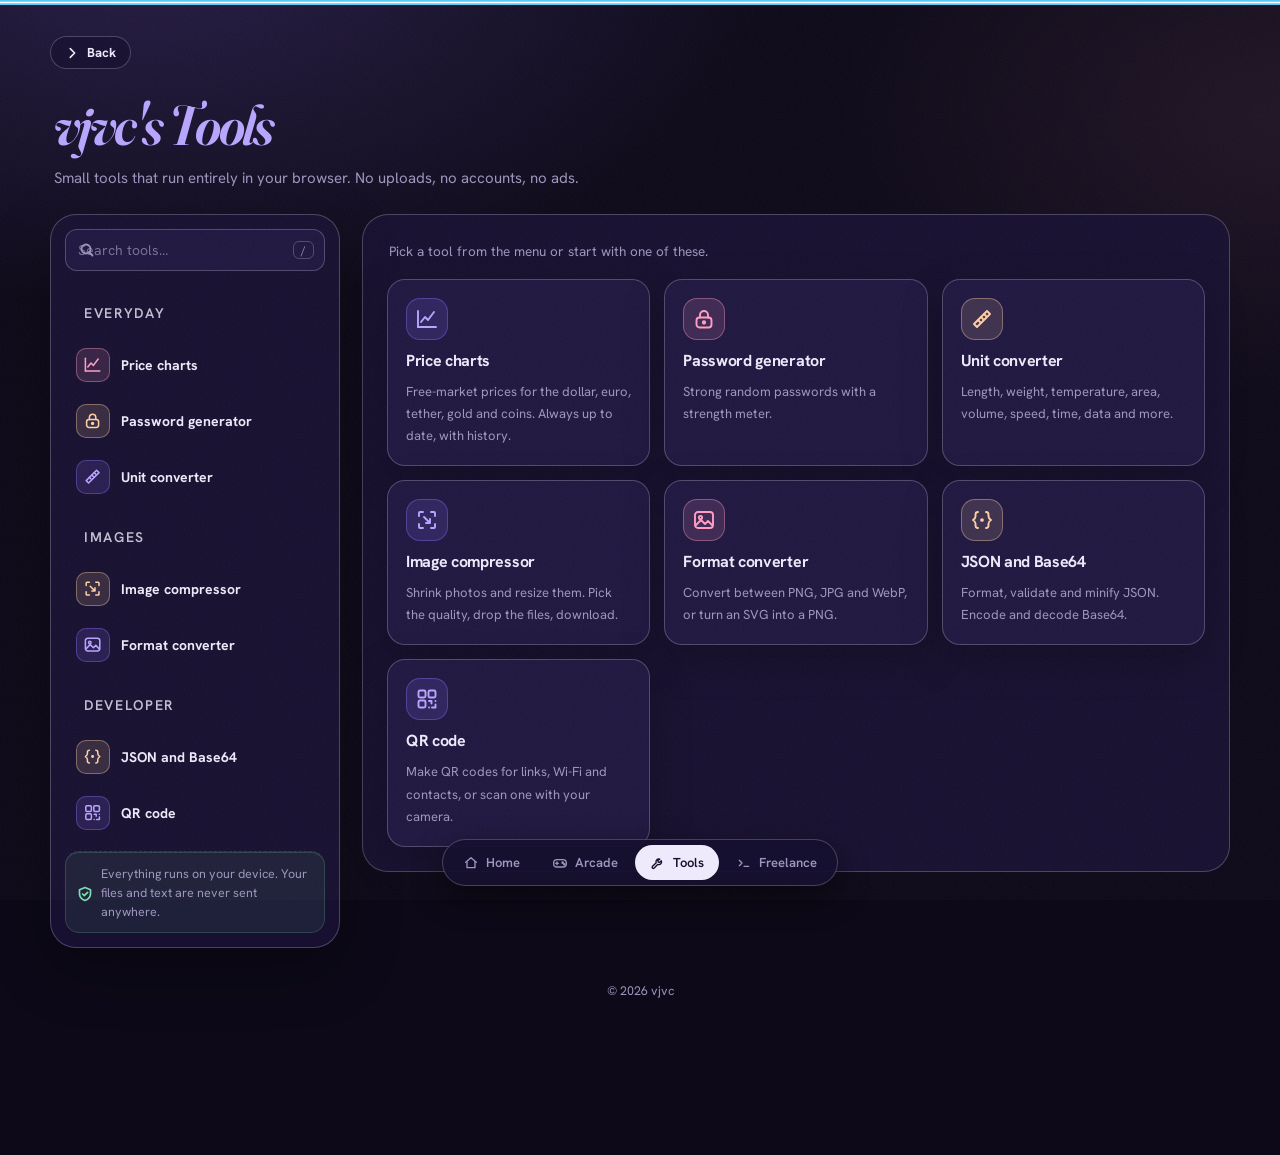
<file: tools.html>
<!doctype html>
<html lang="en" dir="ltr">
<head>
  <meta name="color-scheme" content="dark">
  <script>try{localStorage.setItem("lang","en")}catch(e){}</script>
  <meta charset="utf-8">
  <meta name="viewport" content="width=device-width, initial-scale=1">
  <meta name="theme-color" content="#0D0918">
  <title>vjvc's Tools</title>
  <meta name="description" content="Free browser tools: image compressor and converter, JSON formatter, Base64, QR code generator and scanner, password generator and unit converter. Everything runs on your device.">
  <link rel="canonical" href="https://v7vc.github.io/site/tools">
  <meta property="og:type" content="website">
  <meta property="og:title" content="vjvc's Tools">
  <meta property="og:description" content="Free browser tools that run on your device. Images, JSON, QR codes, passwords and units.">
  <meta property="og:url" content="https://v7vc.github.io/site/tools">
  <meta property="og:image" content="https://v7vc.github.io/site/tools-og.jpg">
  <meta name="twitter:card" content="summary_large_image">
  <meta name="twitter:title" content="vjvc's Tools">
  <meta name="twitter:description" content="Free browser tools that run on your device. Images, JSON, QR codes, passwords and units.">
  <meta name="twitter:image" content="https://v7vc.github.io/site/tools-og.jpg">
  <link rel="icon" href="favicon.svg?v=2" type="image/svg+xml">
  <link rel="preconnect" href="https://fonts.googleapis.com">
  <link rel="preconnect" href="https://fonts.gstatic.com" crossorigin>
  <link href="https://fonts.googleapis.com/css2?family=Fraunces:ital,opsz,wght@0,9..144,400..800;1,9..144,400..800&family=Hanken+Grotesk:wght@400;500;600;700;800&display=swap" rel="stylesheet">
  <link href="https://fonts.googleapis.com/css2?family=IBM+Plex+Mono:wght@400;500;600&display=swap" rel="stylesheet">
  <link href="https://fonts.googleapis.com/css2?family=IBM+Plex+Mono:wght@400;600&display=swap" rel="stylesheet">
  <link rel="stylesheet" href="tools.css">
  <link rel="stylesheet" href="langfx.css">
  <script src="langfx.js" defer></script>
<style>
/* ===== vjvc v4: editorial night ===== */
:root{--bg:#0D0918;--bg2:#120D24;--surf:#171030;--surf2:#1F1740;--text:#EFEAFB;--ink:#EFEAFB;--dk:#150F2B;--muted:#9E96BE;--line:rgba(239,234,251,.11);--line2:rgba(239,234,251,.22);--edge:rgba(239,234,251,.24);--edge-soft:rgba(239,234,251,.12);--sh:transparent;--pink:#8B6CFF;--pink-soft:#B8A6FF;--blue:#6CCBF5;--rose:#FF9EC4;--peach:#FFD0A6;--sun:#FFD166;--mint:#7BE0B0;--surface:#171030;--radius:16px;color-scheme:dark}
html{scrollbar-color:#3A2D78 var(--bg);scroll-behavior:smooth}
html[lang] body,body{font-family:"Hanken Grotesk",system-ui,sans-serif;color:var(--text);animation:none;padding-bottom:100px;background:radial-gradient(70% 45% at 12% -5%,rgba(139,108,255,.2),transparent 70%),radial-gradient(50% 35% at 100% 10%,rgba(255,158,196,.08),transparent 70%),var(--bg)}
body::before{content:"";position:fixed;inset:0 0 auto;height:5px;z-index:60;pointer-events:none;background:linear-gradient(#5CC8F5 0 20%,#F5A9B8 20% 40%,#fff 40% 60%,#F5A9B8 60% 80%,#5CC8F5 80%)}
body::after{content:"";position:fixed;inset:0;z-index:1;pointer-events:none;opacity:.05;background-image:url("data:image/svg+xml;utf8,<svg xmlns='http://www.w3.org/2000/svg' width='160' height='160'><filter id='n'><feTurbulence type='fractalNoise' baseFrequency='.8' numOctaves='2' stitchTiles='stitch'/></filter><rect width='100%25' height='100%25' filter='url(%23n)'/></svg>")}
::selection{background:var(--pink);color:#fff}
.page{padding-top:36px}
h1,h2,.big,.msg,.num-screen{font-family:Fraunces,Georgia,serif;font-weight:600;font-variation-settings:"opsz" 144;font-variant-numeric:tabular-nums}
h1{font-size:clamp(48px,9vw,96px);line-height:1;letter-spacing:-.03em}
h2{letter-spacing:-.01em}
.head h2,.apps-head h2,.freelance-top h2,.arcade-top h2{font-size:26px}
.gradient-text{background:none;-webkit-background-clip:border-box;background-clip:border-box;color:var(--pink-soft);font-style:italic;animation:none;text-shadow:none}
.copyright{opacity:1;color:var(--muted)}
.home-link{color:var(--text);border-bottom:1px solid var(--line2)}
.home-link:hover{color:var(--pink-soft);border-color:var(--pink-soft)}
.stat,.status,.card-tag,.app-tag,.snap-label,.chip,.freelance-chip{font-family:"IBM Plex Mono",ui-monospace,monospace;font-size:12px}
@keyframes rise{from{opacity:0;transform:translateY(14px)}to{opacity:1;transform:none}}

/* ===== tools page ===== */
[hidden]{display:none!important}
input[type=checkbox],input[type=range],input[type=radio]{accent-color:var(--pink)}
.topbar{display:flex;align-items:center;gap:12px;margin-bottom:22px}
.head{margin:0 4px 22px}
.head p{color:var(--muted);margin-top:8px}
.pill-btn{display:inline-flex;align-items:center;gap:8px;padding:7px 14px;font-size:13px;font-weight:700;cursor:pointer;border:1px solid var(--edge);color:var(--ink);background:var(--surf);border-radius:999px;font-family:inherit;transition:transform .12s,box-shadow .12s}
.pill-btn:hover{transform:translate(-1px,-1px);}
.pill-btn svg{width:14px;height:14px}
.pill-btn .flip,html[dir=rtl] .pill-btn svg{transform:scaleX(-1)}
.lang-toggle{margin-inline-start:auto}
.shell{display:grid;grid-template-columns:290px minmax(0,1fr);gap:22px;align-items:start}
.menu,.stage{background:var(--surf);border:1px solid var(--edge);border-radius:26px;backdrop-filter:none;min-width:0}
.menu{position:sticky;top:24px;display:flex;flex-direction:column;gap:12px;padding:14px}
.stage{padding:24px}
.search{display:flex;align-items:center;gap:8px;padding:0 12px;border:1px solid var(--edge);border-radius:12px;background:var(--surf2)}
.search svg{width:16px;height:16px;flex:none;color:var(--muted)}
.search input{flex:1;min-width:0;border:0;outline:0;background:none;color:var(--ink);padding:11px 0;font:inherit;font-size:14px;box-shadow:none}
.search kbd{font:inherit;font-size:11px;padding:1px 7px;border-radius:6px;border:1px solid var(--edge);color:var(--muted);background:none}
.menu-list{display:flex;flex-direction:column;gap:4px}
.menu-list>*{display:flex;align-items:center;gap:11px;padding:8px 10px;border:1px solid transparent;border-radius:14px;background:none;color:var(--ink);font:inherit;font-size:14px;font-weight:600;text-align:start;cursor:pointer;text-decoration:none;transition:background .12s}
.menu-list>*:hover{background:rgba(124,77,255,.2)}
.menu-list>.on,.menu-list>.active,.menu-list>[aria-current]{background:var(--pink);color:#fff;border-color:var(--edge);}
.menu-list .mi-ic{width:34px;height:34px;border-radius:10px}
.menu-list>*:nth-child(3n+2) .mi-ic{background:var(--rose)}
.menu-list>*:nth-child(3n) .mi-ic{background:var(--sun)}
.menu-foot{display:flex;align-items:center;gap:8px;padding-top:12px;border-top:1px dashed var(--line);color:var(--muted);font-size:12.5px}
.menu-foot svg{width:16px;height:16px;flex:none;color:var(--mint)}
.mi-ic{width:46px;height:46px;flex:none;display:grid;place-items:center;border-radius:13px;background:var(--blue);color:var(--dk);border:1px solid var(--edge);box-shadow:none}
.mi-ic svg{width:60%;height:60%}
.tool-head{display:flex;align-items:center;gap:14px;margin-bottom:20px}
.tool-head h2{font-size:21px;margin:0}
.tool-head p{margin:4px 0 0;color:var(--muted);font-size:13.5px}
.hub-top{color:var(--muted);margin:0 2px 16px;line-height:1.8}
.hub-grid{display:grid;grid-template-columns:repeat(auto-fill,minmax(210px,1fr));gap:14px}
.hub-grid>*{display:flex;flex-direction:column;gap:10px;align-items:flex-start;padding:18px;background:var(--surf2);border:1px solid var(--edge);border-radius:18px;color:var(--ink);font:inherit;text-align:start;text-decoration:none;cursor:pointer;transition:transform .12s,box-shadow .12s}
.hub-grid>*:hover{transform:translate(-2px,-2px);}
.hub-grid .mi-ic{width:42px;height:42px}
.hub-grid>*:nth-child(3n+2) .mi-ic{background:var(--rose)}
.hub-grid>*:nth-child(3n) .mi-ic{background:var(--sun)}
.hub-grid h3{font-size:16px;margin:0}
.hub-grid p{margin:0;color:var(--muted);font-size:13px;line-height:1.7}
.split{display:grid;grid-template-columns:minmax(0,1fr) minmax(0,1.35fr);gap:16px;align-items:start}
.split.even{grid-template-columns:minmax(0,1fr) minmax(0,1fr)}
.stack{display:flex;flex-direction:column;gap:14px;min-width:0}
.row{display:flex;flex-wrap:wrap;align-items:center;gap:10px}
.grow{flex:1;min-width:0}
.head-row{display:flex;align-items:center;justify-content:space-between;gap:10px;flex-wrap:wrap}
.panel{display:flex;flex-direction:column;gap:16px;padding:18px;background:var(--surf2);border:1px solid var(--edge);border-radius:18px;box-shadow:none;min-width:0}
.field{display:flex;flex-direction:column;gap:7px;min-width:0}
.lbl,.field label{font-size:13px;font-weight:700;color:var(--ink)}
.field>label:has(output){display:flex;align-items:center}
.field label output{margin-inline-start:auto;font-family:"IBM Plex Mono",monospace;color:var(--pink-soft)}
.hint{margin:0;color:var(--muted);font-size:12.5px;line-height:1.75}
.mono{font-family:"IBM Plex Mono",ui-monospace,monospace}
.inp{width:100%;padding:11px 13px;background:var(--surf);border:1px solid var(--edge);border-radius:12px;color:var(--ink);font:inherit;font-size:14px;color-scheme:dark;transition:box-shadow .12s}
.inp:focus{outline:none;box-shadow:0 0 0 3px var(--blue)}
.inp::placeholder{color:rgba(241,238,252,.35)}
textarea.inp{min-height:150px;resize:vertical;line-height:1.7}
#j-in,#j-out,#b-in,#b-out{min-height:300px}
select.inp option{background:var(--surf);color:var(--ink)}
.range{width:100%}
.check{display:flex;align-items:center;gap:9px;cursor:pointer;font-size:14px;color:var(--ink)}
.check input{width:18px;height:18px}
.btn{display:inline-flex;align-items:center;justify-content:center;gap:8px;padding:11px 18px;font:inherit;font-size:14px;font-weight:700;cursor:pointer;color:var(--ink);background:var(--surf);border:1px solid var(--edge);border-radius:12px;filter:none;text-decoration:none;transition:transform .12s,box-shadow .12s,background .12s}
.btn:hover{transform:translate(-1px,-1px);background:rgba(124,77,255,.28)}
.btn:active{transform:translate(3px,3px);box-shadow:none}
.btn.primary{background:var(--pink);color:#fff;border-color:var(--edge)}
.btn.primary:hover{background:#8F66FF;filter:none}
.btn.sm{padding:6px 12px;font-size:12.5px;border-radius:10px;}
.btn:disabled{opacity:.4;box-shadow:none;transform:none;cursor:default}
.seg{display:inline-flex;flex-wrap:wrap;gap:6px;padding:0;border:0;background:none;box-shadow:none}
.seg button{padding:7px 14px;font:inherit;font-size:13px;font-weight:700;color:var(--ink);background:var(--surf);border:1px solid var(--edge);border-radius:999px;cursor:pointer;transition:background .12s}
.seg button:hover{background:rgba(124,77,255,.28)}
.seg button.on{background:var(--pink);color:#fff;border-color:var(--edge);}
.tabs{display:flex;flex-wrap:wrap;gap:8px;margin-bottom:16px;padding:0;border:0;background:none}
.tabs button{padding:8px 18px;font:inherit;font-size:14px;font-weight:700;color:var(--ink);background:var(--surf);border:1px solid var(--edge);border-radius:12px;cursor:pointer;transition:transform .12s,box-shadow .12s}
.tabs button:hover{transform:translate(-1px,-1px)}
.tabs button.on{background:var(--pink);color:#fff;box-shadow:none;transform:translate(2px,2px)}
.drop{display:grid;place-items:center;gap:6px;padding:30px 20px;text-align:center;color:var(--ink);background:rgba(124,77,255,.1);border:1px dashed var(--edge);border-radius:18px;cursor:pointer;transition:background .12s}
.drop:hover,.drop:focus-visible,.drop.over,.drop.drag,.drop.on{background:rgba(124,77,255,.28);border-style:solid}
.drop svg{width:34px;height:34px;color:var(--pink-soft)}
.drop small{color:var(--muted)}
.files{display:flex;flex-direction:column;gap:8px}
.files>*{padding:9px 12px;background:var(--surf);border:1px solid var(--edge);border-radius:12px}
.sum{display:flex;align-items:center;justify-content:space-between;gap:10px;flex-wrap:wrap;padding:12px 14px;background:var(--surf);border:1px solid var(--edge);border-radius:14px}
.status{display:flex;align-items:center;gap:8px;padding:9px 13px;font-size:13px;border-radius:12px;background:var(--surf);border:1px solid var(--edge);color:var(--muted)}
.status:empty{display:none}
.status.ok{background:rgba(111,216,168,.14);border-color:var(--mint);color:#BFF2D9}
.status.err,.status.bad,.status.error{background:rgba(255,125,125,.14);border-color:#FF7D7D;color:#FFC4C4}
.status.warn{background:rgba(255,209,102,.14);border-color:var(--sun);color:#FFE7A8}
.stat{display:inline-flex;padding:6px 12px;font-size:12.5px;border:1px solid var(--edge);border-radius:999px;background:var(--surf);color:var(--ink)}
.pw{padding:16px;font-family:"IBM Plex Mono",monospace;font-size:19px;line-height:1.6;word-break:break-all;background:var(--surf);border:1px solid var(--edge);border-radius:14px;color:var(--ink)}
.meter{height:12px;overflow:hidden;border-radius:99px;background:rgba(241,238,252,.12);border:1px solid var(--edge)}
.qr-stage{display:grid;place-items:center;padding:14px;background:#fff;border:1px solid var(--edge);border-radius:16px}
.qr-stage canvas{max-width:100%;height:auto}
.video-box{position:relative;display:grid;place-items:center;min-height:240px;overflow:hidden;background:#0B0718;border:1px solid var(--edge);border-radius:14px}
.video-box video{width:100%;display:block}
.binbox{display:grid;place-items:center;gap:8px;padding:20px;text-align:center}
.color-in input[type=color]{width:100%;height:42px;padding:3px;background:var(--surf);border:1px solid var(--edge);border-radius:12px;cursor:pointer}
.pr-pick{display:grid;gap:12px}.pr-grp{display:grid;gap:7px}
.pr-hero{display:flex;align-items:flex-end;justify-content:space-between;gap:14px;flex-wrap:wrap}
.pr-price{font-family:Fraunces,"IBM Plex Mono",monospace;font-size:clamp(26px,5vw,42px);font-weight:800;line-height:1.2}
.pr-chg{margin-top:4px;font-weight:700}
.pr-stats{display:flex;flex-wrap:wrap;gap:8px}
.pr-chart{position:relative;padding:10px;background:#0B0718;border:1px solid var(--edge);border-radius:14px}
.pr-tip{background:var(--surf2);color:var(--ink);border:1px solid var(--edge);border-radius:10px;padding:6px 10px;font-size:12.5px}
.units{display:grid;grid-template-columns:minmax(0,1fr) auto minmax(0,1fr);gap:14px;align-items:end}
.swap{display:grid;place-items:center;width:42px;height:42px;margin-bottom:2px;color:#fff;background:var(--pink);border:1px solid var(--edge);border-radius:50%;cursor:pointer;transition:transform .12s}
.swap:hover{transform:rotate(180deg)}
.swap svg{width:18px;height:18px}
.big-out{display:flex;align-items:center;word-break:break-all}
.table{overflow:hidden;background:var(--surf);border:1px solid var(--edge);border-radius:14px}
.table>*{padding:9px 14px;border-bottom:1px dashed var(--line)}
.table>*:last-child{border-bottom:0}
.toast{background:var(--surf2);color:var(--ink);border:1px solid var(--edge);border-radius:12px}
@media(max-width:860px){.shell,.split,.split.even{grid-template-columns:minmax(0,1fr)}.menu{position:static}.menu-list{flex-direction:row;flex-wrap:wrap}.stage{padding:16px}.units{grid-template-columns:minmax(0,1fr)}.swap{justify-self:center}}

.btn.primary,.seg button.on,.tabs button.on,.menu-list>.on,.menu-list>.active,.menu-list>[aria-current],.swap{background:var(--text);color:var(--dk);border-color:transparent}
.btn.primary:hover{background:#fff}
.tabs button.on{transform:none}
.btn:hover,.seg button:hover,.menu-list>*:hover{background:rgba(255,255,255,.07)}
.mi-ic{background:rgba(139,108,255,.16);color:var(--pink-soft);border:1px solid rgba(139,108,255,.38)}
.menu-list>*:nth-child(3n+2) .mi-ic,.hub-grid>*:nth-child(3n+2) .mi-ic{background:rgba(255,158,196,.14);color:var(--rose);border-color:rgba(255,158,196,.38)}
.menu-list>*:nth-child(3n) .mi-ic,.hub-grid>*:nth-child(3n) .mi-ic{background:rgba(255,208,166,.14);color:var(--peach);border-color:rgba(255,208,166,.38)}
.hub-grid>*:hover{transform:translateY(-2px);border-color:var(--pink-soft)}
.toast{box-shadow:0 12px 32px rgba(0,0,0,.45)}
.toast{bottom:88px !important}

.dock{position:fixed;inset-inline:0;bottom:max(14px,env(safe-area-inset-bottom));z-index:55;display:flex;justify-content:center;pointer-events:none}
.dock nav{pointer-events:auto;display:flex;gap:2px;padding:5px;background:rgba(23,16,48,.94);border:1px solid var(--line2);border-radius:999px;box-shadow:0 12px 32px rgba(0,0,0,.45)}
.dock a{display:flex;align-items:center;gap:7px;padding:9px 15px;border-radius:999px;color:var(--muted);font-size:13px;font-weight:600;text-decoration:none;transition:background .12s,color .12s}
.dock a:hover{background:rgba(255,255,255,.08);color:var(--text)}
.dock a[aria-current="page"]{background:var(--text);color:var(--dk)}
.dock svg{width:16px;height:16px;flex:none}
@media(max-width:560px){.dock a{padding:10px 12px}.dock a:not([aria-current="page"]) span{display:none}}
@media(prefers-reduced-motion:reduce){.hero>*{animation:none}}

.skip{position:fixed;inset-inline-start:12px;top:-70px;z-index:70;padding:10px 16px;background:var(--pink);color:#fff;border-radius:12px;font-weight:700;text-decoration:none;transition:top .15s}
.skip:focus{top:20px}
.nojs{margin:0 0 16px;padding:12px 16px;border:2px dashed var(--sun);border-radius:14px;color:var(--sun);text-align:center}
#lang-toggle,.lang-toggle{display:none !important}
.dock{transition:transform .25s ease}.dock.away{transform:translateY(170%)}
#vibe-status[role="button"]{cursor:pointer;transition:border-color .12s}
#vibe-status[role="button"]:hover{border-color:var(--edge)}
@media print{body::before,.dock,.skip{display:none}body{background:#fff;color:#000}}
@media(prefers-reduced-motion:reduce){.dock,.skip{transition:none}}
</style>
</head>
<body>
<a class="skip" href="#main">Skip to content</a>
  <main class="page" id="main"><noscript><p class="nojs">This page needs JavaScript to run.</p></noscript>
    <div class="topbar">
      <a class="pill-btn" href="index.html">
        <svg class="flip" viewBox="0 0 16 16" fill="none" stroke="currentColor" stroke-width="1.8" stroke-linecap="round" stroke-linejoin="round" aria-hidden="true"><path d="M10 3 5 8l5 5"/></svg>
        <span data-i="back"></span>
      </a>
      <button type="button" class="pill-btn lang-toggle" id="lang-toggle" aria-label="Switch language"><span class="lt-pill"></span><span class="lt-o" data-l="en">EN</span><span class="lt-o" data-l="fa">فا</span></button>
    </div>

    <div class="head">
      <h1><span class="gradient-text" data-i="title"></span></h1>
      <p data-i="sub"></p>
    </div>

    <div class="shell">
      <aside class="menu" aria-label="Tools">
        <div class="search">
          <svg viewBox="0 0 16 16" fill="none" stroke="currentColor" stroke-width="1.8" stroke-linecap="round" aria-hidden="true"><circle cx="7" cy="7" r="4.5"/><path d="m10.5 10.5 3 3"/></svg>
          <input type="search" id="q" data-ph="search" autocomplete="off" spellcheck="false">
          <kbd>/</kbd>
        </div>
        <nav class="menu-list" id="menu-list"></nav>
        <div class="menu-foot">
          <svg viewBox="0 0 16 16" fill="none" stroke="currentColor" stroke-width="1.7" stroke-linecap="round" stroke-linejoin="round" aria-hidden="true"><path d="M8 1.5 2.5 3.7v4c0 3.2 2.3 5.6 5.5 6.8 3.2-1.2 5.5-3.6 5.5-6.8v-4z"/><path d="m5.6 8 1.7 1.7L10.6 6.4"/></svg>
          <span data-i="private"></span>
        </div>
      </aside>

      <section class="stage" id="stage">
        <div class="view" id="v-hub">
          <p class="hub-top" data-i="hubIntro"></p>
          <div class="hub-grid" id="hub-grid"></div>
        </div>
        <div class="view" id="v-compress" hidden>
          <div class="tool-head"><span class="mi-ic" data-ic="compress"></span><div><h2 data-i="n_compress"></h2><p data-i="d_compress"></p></div></div>
          <div class="split">
            <div class="panel">
              <div class="field" id="c-qf"><span class="lbl" data-i="compression"></span>
                <div class="seg" id="c-lvl"><button type="button" data-v="0.9" data-i="lvBest"></button><button type="button" data-v="0.78" class="on" data-i="lvBal"></button><button type="button" data-v="0.55" data-i="lvSmall"></button></div>
                <p class="hint" data-i="lvNote"></p>
              </div>
              <p class="hint" id="c-pngn" data-i="pngNote" hidden></p>
              <div class="field"><span class="lbl" data-i="resize"></span>
                <div class="seg" id="c-rs"><button type="button" data-v="orig" class="on" data-i="rsOrig"></button><button type="button" data-v="fit" data-i="rsFit"></button><button type="button" data-v="pct" data-i="rsPct"></button></div>
              </div>
              <div class="field" id="c-fitf" hidden>
                <div class="row"><div class="grow"><label class="hint" for="c-w" data-i="maxW"></label><input class="inp mono" type="number" id="c-w" min="1" max="20000" placeholder="1920"></div><div class="grow"><label class="hint" for="c-h" data-i="maxH"></label><input class="inp mono" type="number" id="c-h" min="1" max="20000" placeholder="1080"></div></div>
                <p class="hint" data-i="fitNote"></p>
              </div>
              <div class="field" id="c-pctf" hidden><label for="c-pct"><span data-i="scale"></span><output id="c-pcto">50%</output></label>
                <input class="range" type="range" id="c-pct" min="5" max="100" value="50">
              </div>
              <p class="hint" data-i="exifNote"></p>
            </div>
            <div class="stack">
              <label class="drop" id="c-drop" tabindex="0">
                <svg viewBox="0 0 24 24" fill="none" stroke="currentColor" stroke-width="1.8" stroke-linecap="round" stroke-linejoin="round" aria-hidden="true"><path d="M12 16V4m0 0L7.5 8.5M12 4l4.5 4.5"/><path d="M4 15v3a2 2 0 0 0 2 2h12a2 2 0 0 0 2-2v-3"/></svg>
                <span><b data-i="dropB"></b> <span data-i="dropT"></span></span>
                <small data-i="dropImg"></small>
                <input type="file" id="c-file" accept="image/*" multiple hidden>
              </label>
              <div class="files" id="c-list"></div>
              <div class="sum" id="c-sum" hidden><span id="c-sumt"></span><span class="row"><button type="button" class="btn sm" id="c-clear" data-i="clear"></button><button type="button" class="btn primary sm" id="c-zip" data-i="dlZip"></button></span></div>
            </div>
          </div>
        </div>
        <div class="view" id="v-convert" hidden>
          <div class="tool-head"><span class="mi-ic" data-ic="convert"></span><div><h2 data-i="n_convert"></h2><p data-i="d_convert"></p></div></div>
          <div class="split">
            <div class="panel">
              <div class="field"><span class="lbl" data-i="convTo"></span>
                <div class="seg" id="v-fmt"><button type="button" data-v="png" class="on">PNG</button><button type="button" data-v="jpeg">JPG</button><button type="button" data-v="webp">WebP</button></div>
              </div>
              <div class="field" id="v-qf" hidden><span class="lbl" data-i="compression"></span>
                <div class="seg" id="v-lvl"><button type="button" data-v="0.95" data-i="lvBest"></button><button type="button" data-v="0.85" class="on" data-i="lvBal"></button><button type="button" data-v="0.6" data-i="lvSmall"></button></div>
              </div>
              <div class="field" id="v-scf"><span class="lbl" data-i="svgScale"></span>
                <div class="seg" id="v-sc"><button type="button" data-v="1" class="on">1x</button><button type="button" data-v="2">2x</button><button type="button" data-v="4">4x</button></div>
                <p class="hint" data-i="svgNote"></p>
              </div>
              <div class="field" id="v-bgf"><span class="lbl" data-i="bg"></span>
                <div class="seg" id="v-bg"><button type="button" id="v-bgnone" data-v="none" class="on" data-i="bgNone"></button><button type="button" data-v="#ffffff" data-i="bgWhite"></button><button type="button" data-v="#000000" data-i="bgBlack"></button></div>
                <p class="hint" data-i="bgNote"></p>
              </div>
              <p class="hint" id="v-jpgn" data-i="jpgNote" hidden></p>
            </div>
            <div class="stack">
              <label class="drop" id="v-drop" tabindex="0">
                <svg viewBox="0 0 24 24" fill="none" stroke="currentColor" stroke-width="1.8" stroke-linecap="round" stroke-linejoin="round" aria-hidden="true"><path d="M12 16V4m0 0L7.5 8.5M12 4l4.5 4.5"/><path d="M4 15v3a2 2 0 0 0 2 2h12a2 2 0 0 0 2-2v-3"/></svg>
                <span><b data-i="dropB"></b> <span data-i="dropT"></span></span>
                <small data-i="dropConv"></small>
                <input type="file" id="v-file" accept="image/*,.svg" multiple hidden>
              </label>
              <div class="files" id="v-list"></div>
              <div class="sum" id="v-sum" hidden><span id="v-sumt"></span><span class="row"><button type="button" class="btn sm" id="v-clear" data-i="clear"></button><button type="button" class="btn primary sm" id="v-zip" data-i="dlZip"></button></span></div>
            </div>
          </div>
        </div>
        <div class="view" id="v-json" hidden>
          <div class="tool-head"><span class="mi-ic" data-ic="json"></span><div><h2 data-i="n_json"></h2><p data-i="d_json"></p></div></div>
          <div class="tabs" data-tabs="json"><button type="button" class="on" data-tab="json">JSON</button><button type="button" data-tab="b64">Base64</button></div>
          <div class="tab-pane" data-pane="json">
            <div class="panel">
              <div class="row">
                <div class="seg" id="j-ind"><button type="button" data-v="2" class="on">2</button><button type="button" data-v="4">4</button><button type="button" data-v="tab">Tab</button></div>
                <label class="check"><input type="checkbox" id="j-sort"><span data-i="sortKeys"></span></label>
                <span class="grow"></span>
                <button type="button" class="btn sm" id="j-sample" data-i="sample"></button>
                <button type="button" class="btn sm" id="j-paste" data-i="paste"></button>
                <button type="button" class="btn sm" id="j-clear" data-i="clear"></button>
              </div>
              <div class="status idle t" id="j-stat"></div>
              <div class="split even">
                <div class="field"><div class="head-row"><label class="lbl" for="j-in" data-i="input"></label></div><textarea class="inp mono" id="j-in" spellcheck="false" data-ph="jsonPh"></textarea></div>
                <div class="field"><div class="head-row"><label class="lbl" for="j-out" data-i="output"></label><span class="row"><button type="button" class="btn sm" id="j-min" data-i="minify"></button><button type="button" class="btn sm" id="j-use" data-i="useAsInput"></button><button type="button" class="btn primary sm" id="j-copy" data-i="copy"></button></span></div><textarea class="inp mono" id="j-out" readonly spellcheck="false"></textarea></div>
              </div>
              <p class="hint" id="j-info"></p>
            </div>
          </div>
          <div class="tab-pane" data-pane="b64" hidden>
            <div class="panel">
              <div class="row">
                <div class="seg" id="b-mode"><button type="button" data-v="enc" class="on" data-i="encode"></button><button type="button" data-v="dec" data-i="decode"></button></div>
                <label class="check"><input type="checkbox" id="b-url"><span data-i="urlSafe"></span></label>
                <span class="grow"></span>
                <button type="button" class="btn sm" id="b-file" data-i="fileToB64"></button>
                <input type="file" id="b-fileinp" hidden>
                <button type="button" class="btn sm" id="b-swap" data-i="swap"></button>
                <button type="button" class="btn sm" id="b-clear" data-i="clear"></button>
              </div>
              <div class="status idle t" id="b-stat"></div>
              <div class="split even">
                <div class="field"><div class="head-row"><label class="lbl" for="b-in" data-i="input"></label></div><textarea class="inp mono" id="b-in" spellcheck="false"></textarea></div>
                <div class="field"><div class="head-row"><label class="lbl" for="b-out" data-i="output"></label><span class="row"><button type="button" class="btn primary sm" id="b-copy" data-i="copy"></button></span></div><div class="out-wrap grow"><textarea class="inp mono" id="b-out" readonly spellcheck="false"></textarea><div class="binbox" id="b-bin" hidden><span class="bin-ic" id="b-binic"></span><b id="b-binn"></b><small id="b-bint"></small><button type="button" class="btn primary" id="b-dl" data-i="dlFile"></button></div></div></div>
              </div>
            </div>
          </div>
        </div>
        <div class="view" id="v-qr" hidden>
          <div class="tool-head"><span class="mi-ic" data-ic="qr"></span><div><h2 data-i="n_qr"></h2><p data-i="d_qr"></p></div></div>
          <div class="tabs" data-tabs="qr"><button type="button" class="on" data-tab="gen" data-i="tGen"></button><button type="button" data-tab="scan" data-i="tScan"></button></div>
          <div class="tab-pane" data-pane="gen">
            <div class="split">
              <div class="panel">
                <div class="seg" id="q-type"><button type="button" data-v="text" class="on" data-i="qText"></button><button type="button" data-v="wifi">Wi-Fi</button><button type="button" data-v="contact" data-i="qContact"></button></div>
                <div class="field" data-qf="text"><label for="q-text" data-i="qContent"></label><textarea class="inp" id="q-text" style="min-height:110px" data-ph="qPh">https://v7vc.github.io/site</textarea></div>
                <div data-qf="wifi" hidden class="stack">
                  <div class="field"><label for="q-ssid" data-i="wSsid"></label><input class="inp" id="q-ssid" autocomplete="off"></div>
                  <div class="field"><label for="q-wpass" data-i="wPass"></label><input class="inp" id="q-wpass" autocomplete="off"></div>
                  <div class="row"><div class="seg grow" id="q-sec"><button type="button" data-v="WPA" class="on">WPA/WPA2</button><button type="button" data-v="WEP">WEP</button><button type="button" data-v="nopass" data-i="wOpen"></button></div><label class="check"><input type="checkbox" id="q-hid"><span data-i="wHidden"></span></label></div>
                </div>
                <div data-qf="contact" hidden class="stack">
                  <div class="field"><label for="q-cn" data-i="cName"></label><input class="inp" id="q-cn"></div>
                  <div class="field"><label for="q-cp" data-i="cPhone"></label><input class="inp mono" id="q-cp" inputmode="tel"></div>
                  <div class="field"><label for="q-ce" data-i="cEmail"></label><input class="inp mono" id="q-ce" inputmode="email"></div>
                </div>
                <div class="field"><span class="lbl" data-i="ecc"></span><div class="seg" id="q-ecc"><button type="button" data-v="L">L</button><button type="button" data-v="M" class="on">M</button><button type="button" data-v="Q">Q</button><button type="button" data-v="H">H</button></div></div>
                <div class="field"><label for="q-size"><span data-i="size"></span><output id="q-sizeo">512 px</output></label><input class="range" type="range" id="q-size" min="128" max="1024" step="32" value="512"></div>
                <div class="row">
                  <div class="field grow"><span class="lbl" data-i="fgc"></span><div class="color-in"><input type="color" id="q-fg" value="#150F29"></div></div>
                  <div class="field grow"><span class="lbl" data-i="bgc"></span><div class="color-in"><input type="color" id="q-bg" value="#ffffff"></div></div>
                </div>
              </div>
              <div class="panel">
                <div class="qr-stage"><canvas id="q-canvas" width="512" height="512"></canvas></div>
                <div class="status idle t" id="q-stat"></div>
                <div class="row"><button type="button" class="btn primary" id="q-png" data-i="dlPng"></button><button type="button" class="btn" id="q-svg" data-i="dlSvg"></button><button type="button" class="btn" id="q-copyimg" data-i="copyImg"></button></div>
              </div>
            </div>
          </div>
          <div class="tab-pane" data-pane="scan" hidden>
            <div class="split even">
              <div class="panel">
                <div class="head-row"><span class="lbl" data-i="camera"></span><span class="row"><button type="button" class="btn primary sm" id="s-start" data-i="camStart"></button><button type="button" class="btn sm" id="s-stop" data-i="camStop" hidden></button></span></div>
                <div class="video-box grow" id="s-box"><video id="s-video" playsinline muted></video><div class="frame" id="s-frame" hidden></div><span class="hint" id="s-ph" data-i="camOff"></span></div>
                <div class="row"><label class="btn sm" id="s-imgbtn"><span data-i="scanImg"></span><input type="file" id="s-img" accept="image/*" hidden></label></div>
                <p class="hint" data-i="scanNote"></p>
              </div>
              <div class="panel">
                <div class="head-row"><span class="lbl" data-i="result"></span><span class="row"><button type="button" class="btn primary sm" id="s-copy" data-i="copy"></button><a class="btn sm" id="s-open" target="_blank" rel="noopener noreferrer" hidden data-i="openLink"></a></span></div>
                <textarea class="inp mono grow" id="s-out" readonly aria-label="result"></textarea>
                <div class="status idle t" id="s-stat"></div>
              </div>
            </div>
          </div>
        </div>
        <div class="view" id="v-password" hidden>
          <div class="tool-head"><span class="mi-ic" data-ic="password"></span><div><h2 data-i="n_password"></h2><p data-i="d_password"></p></div></div>
          <div class="tabs" data-tabs="pw"><button type="button" class="on" data-tab="pass" data-i="tPass"></button><button type="button" data-tab="check" data-i="tCheck"></button></div>
          <div class="tab-pane" data-pane="pass">
            <div class="split">
              <div class="panel">
                <div class="field"><label for="p-len"><span data-i="length"></span><output id="p-leno">20</output></label><input class="range" type="range" id="p-len" min="8" max="64" value="20"></div>
                <label class="check"><input type="checkbox" id="p-lo" checked><span data-i="pLower"></span></label>
                <label class="check"><input type="checkbox" id="p-up" checked><span data-i="pUpper"></span></label>
                <label class="check"><input type="checkbox" id="p-di" checked><span data-i="pDigits"></span></label>
                <label class="check"><input type="checkbox" id="p-sy" checked><span data-i="pSymbols"></span></label>
                <label class="check"><input type="checkbox" id="p-am"><span data-i="pAmbig"></span></label>
              </div>
              <div class="panel">
                <div class="pw" id="p-out"></div>
                <div class="meter"><i id="p-meter"></i></div>
                <p class="hint" id="p-info"></p>
                <div class="row"><button type="button" class="btn primary" id="p-new" data-i="generate"></button><button type="button" class="btn" id="p-copy" data-i="copy"></button></div>
              </div>
            </div>
          </div>
          <div class="tab-pane" data-pane="check" hidden>
            <div class="panel">
              <div class="field"><label for="k-in"><span data-i="typePw"></span><button type="button" class="btn sm" id="k-eye" data-i="show"></button></label><input class="inp mono" type="password" id="k-in" autocomplete="off" spellcheck="false"></div>
              <div class="meter"><i id="k-meter"></i></div>
              <div class="status idle t" id="k-stat"></div>
              <p class="hint" data-i="checkNote"></p>
            </div>
          </div>
        </div>
        <div class="view" id="v-prices" hidden>
          <div class="tool-head"><span class="mi-ic" data-ic="prices"></span><div><h2 data-i="n_prices"></h2><p data-i="d_prices"></p></div></div>
          <div class="panel">
            <div class="pr-pick">
              <div class="pr-grp"><span class="lbl" data-i="gCur"></span><div class="seg" id="pr-sym"><button type="button" data-v="USD_IRR_FREE" class="on" data-i="prUsd"></button><button type="button" data-v="EUR_IRR_FREE" data-i="prEur"></button><button type="button" data-v="USDT_IRR" data-i="prUsdt"></button></div></div>
              <div class="pr-grp"><span class="lbl" data-i="gGold"></span><div class="seg" id="pr-gold"><button type="button" data-v="GOLD_18K_IRR" data-i="prGold"></button><button type="button" data-v="GOLD_MESGHAL_IRR" data-i="prMes"></button><button type="button" data-v="COIN_EMAMI_IRR" data-i="prCoin"></button><button type="button" data-v="COIN_HALF_IRR" data-i="prHalf"></button><button type="button" data-v="COIN_QUARTER_IRR" data-i="prQuarter"></button></div></div>
            </div>
            <div class="pr-hero">
              <div><div class="pr-price mono" id="pr-price">…</div><div class="pr-chg" id="pr-chg"></div></div>
              <div class="seg" id="pr-unit"><button type="button" data-v="irt" class="on" data-i="prToman"></button><button type="button" data-v="irr" data-i="prRial"></button></div>
            </div>
            <div class="pr-stats"><span class="stat" id="pr-hi"></span><span class="stat" id="pr-lo"></span><span class="stat" id="pr-upd"></span></div>
            <div class="pr-bar"><div class="seg" id="pr-range"><button type="button" data-v="30">1M</button><button type="button" data-v="90">3M</button><button type="button" data-v="180">6M</button><button type="button" data-v="365" class="on">1Y</button><button type="button" data-v="0" data-i="prAll"></button></div></div>
            <div class="pr-chart"><canvas id="pr-canvas"></canvas><div class="pr-tip" id="pr-tip" hidden></div></div>
            <div class="status idle t" id="pr-stat"></div>
            <p class="hint" data-i="prNote"></p>
          </div>
        </div>
        <div class="view" id="v-units" hidden>
          <div class="tool-head"><span class="mi-ic" data-ic="units"></span><div><h2 data-i="n_units"></h2><p data-i="d_units"></p></div></div>
          <div class="panel">
            <div class="seg" id="u-cat"></div>
            <div class="units">
              <div class="field"><label for="u-val" data-i="from"></label><input class="inp mono" id="u-val" inputmode="decimal" value="1" autocomplete="off"><select class="inp" id="u-from"></select></div>
              <button type="button" class="swap" id="u-swap" data-t="swap" aria-label="swap"><svg viewBox="0 0 16 16" fill="none" stroke="currentColor" stroke-width="1.7" stroke-linecap="round" stroke-linejoin="round" aria-hidden="true"><path d="M3 5.5h10M10.5 3l2.5 2.5-2.5 2.5M13 10.5H3M5.5 8 3 10.5 5.5 13"/></svg></button>
              <div class="field"><label for="u-res" data-i="to"></label><div class="inp mono big-out" id="u-res" style="font-size:20px;min-height:42px"></div><select class="inp" id="u-to"></select></div>
            </div>
            <div class="field"><span class="lbl" data-i="allUnits"></span><div class="table" id="u-table"></div></div>
          </div>
        </div>
      </section>
    </div>
    <p class="copyright" dir="ltr">© 2026 vjvc</p>
  </main>
  <div class="toast" id="toast" role="status" aria-live="polite"></div>
  <script>
    (function () {
      var host = location.hostname;
      var local = host === 'localhost' || host === '127.0.0.1' || /^[\d.]+$/.test(host) || host.charAt(0) === '[';
      if (local || !/^https?:$/.test(location.protocol)) return;
      var clean = location.pathname.replace(/\/index\.html$/, '/').replace(/\.html$/, '');
      if (clean !== location.pathname) history.replaceState(null, '', clean + location.search + location.hash);
    })();
  </script>
  <script src="qr-gen.js"></script>
  <script src="tools.js"></script>
<script>
(function(){
  var L={en:{home:'Home',arcade:'Arcade',tools:'Tools',freelance:'Freelance'},fa:{home:'خانه',arcade:'بازی‌ها',tools:'ابزارها',freelance:'فریلنس'}};
  var I=[['home','index.html','<path d="M4 11l8-7 8 7"/><path d="M6 10v9h12v-9"/>'],
    ['arcade','arcade.html','<rect x="2.5" y="7" width="19" height="11" rx="5"/><path d="M7.5 10.5v4M5.5 12.5h4"/><circle cx="16" cy="11.5" r="1"/><circle cx="18.5" cy="14" r="1"/>'],
    ['tools','tools.html','<path d="M14.7 6.3a4 4 0 0 0-5.4 5.2L3.5 17.3a1.8 1.8 0 0 0 2.5 2.5l5.8-5.8a4 4 0 0 0 5.2-5.4l-2.5 2.5-2.2-.6-.6-2.2z"/>'],
    ['freelance','freelance.html','<path d="M5 8l4 4-4 4"/><path d="M12 17h7"/>']];
  var p=location.pathname.toLowerCase();
  var cur=/arcade/.test(p)?'arcade':/tools/.test(p)?'tools':/freelance/.test(p)?'freelance':'home';
  var box=document.createElement('div');box.className='dock';
  var nav=document.createElement('nav');nav.setAttribute('aria-label','Site');box.appendChild(nav);
  document.body.appendChild(box);
  function draw(){
    var t=L.en;
    nav.innerHTML=I.map(function(i){
      return '<a href="'+i[1]+'"'+(i[0]===cur?' aria-current="page"':'')+'><svg viewBox="0 0 24 24" fill="none" stroke="currentColor" stroke-width="2" stroke-linecap="round" stroke-linejoin="round" aria-hidden="true">'+i[2]+'</svg><span>'+t[i[0]]+'</span></a>';
    }).join('');
  }
  var last=window.scrollY;
  addEventListener('scroll',function(){var y=window.scrollY;if(y>last+6&&y>200)box.classList.add('away');else if(y<last-6)box.classList.remove('away');last=y;},{passive:true});
  draw();
})();
</script>
<script>
(function(){
var q=document.getElementById('q');
document.addEventListener('keydown',function(e){if((e.ctrlKey||e.metaKey)&&e.key.toLowerCase()==='k'&&q){e.preventDefault();q.focus();q.select();}});
document.addEventListener('paste',function(e){
  var cd=e.clipboardData;if(!cd||!cd.files||!cd.files.length)return;
  var files=[].filter.call(cd.files,function(f){return /^image\//.test(f.type);});if(!files.length)return;
  var c=document.getElementById('v-compress'),v=document.getElementById('v-convert');
  var id=c&&!c.hidden?'c-file':v&&!v.hidden?'v-file':null;if(!id)return;
  var el=document.getElementById(id),dt=new DataTransfer();
  files.forEach(function(f){dt.items.add(f);});el.files=dt.files;
  el.dispatchEvent(new Event('change',{bubbles:true}));e.preventDefault();
});})();
</script>
</body>
</html>
</file>
<file: langfx.css>
#lang-toggle {
  position: relative;
  display: inline-flex;
  align-items: center;
  gap: 0;
  padding: 3px;
  direction: ltr;
  box-sizing: content-box;
  flex: none;
  isolation: isolate;
  view-transition-name: lang-toggle;
}

#lang-toggle .lt-o {
  position: relative;
  z-index: 1;
  box-sizing: border-box;
  flex: none;
  width: 44px;
  padding: 4px 0;
  font-size: 12.5px;
  font-weight: 700;
  line-height: 1.5;
  text-align: center;
  opacity: 0.5;
}

html[lang="en"] #lang-toggle .lt-o[data-l="en"],
html[lang="fa"] #lang-toggle .lt-o[data-l="fa"] {
  opacity: 1;
}

#lang-toggle .lt-pill {
  position: absolute;
  z-index: 0;
  top: 3px;
  bottom: 3px;
  left: 3px;
  width: calc(50% - 3px);
  border-radius: 999px;
  background: color-mix(in srgb, currentColor 16%, transparent);
  box-shadow: inset 0 0 0 1px color-mix(in srgb, currentColor 28%, transparent), 0 4px 14px -6px currentColor;
}

html[lang="fa"] #lang-toggle .lt-pill {
  transform: translateX(100%);
}

html.lt-ready #lang-toggle .lt-pill {
  transition: transform 0.42s cubic-bezier(0.3, 1.2, 0.4, 1);
}

html.lt-ready #lang-toggle .lt-o {
  transition: opacity 0.3s ease;
}

#lang-toggle:active .lt-pill {
  filter: brightness(1.3);
}

::view-transition-old(root) {
  animation: ltOut 0.24s ease both;
}

::view-transition-new(root) {
  animation: ltIn 0.42s cubic-bezier(0.2, 0.8, 0.2, 1) both;
}

::view-transition-group(lang-toggle) {
  animation-duration: 0.42s;
  animation-timing-function: cubic-bezier(0.3, 0.9, 0.3, 1);
}

::view-transition-old(lang-toggle) {
  display: none;
}

::view-transition-new(lang-toggle) {
  animation: none;
}

@keyframes ltOut {
  to {
    opacity: 0;
    filter: blur(6px);
  }
}

@keyframes ltIn {
  from {
    opacity: 0;
    filter: blur(6px);
    transform: translateY(8px);
  }
}

@media (prefers-reduced-motion: reduce) {
  html.lt-ready #lang-toggle .lt-pill,
  html.lt-ready #lang-toggle .lt-o {
    transition: none;
  }
}
</file>
<file: music.css>
.mu-pill {
  margin-inline-start: auto;
  display: inline-flex;
  align-items: center;
  border: 1px solid var(--line);
  border-radius: 999px;
  background: rgba(250, 245, 255, 0.06);
  transition: background 180ms ease, border-color 180ms ease;
}

.mu-pill:hover {
  background: rgba(250, 245, 255, 0.12);
  border-color: rgba(233, 213, 255, 0.4);
}

.mu-pill.on {
  border-color: rgba(233, 213, 255, 0.5);
}

.mu-btn {
  display: inline-flex;
  align-items: center;
  gap: 8px;
  padding: 7px 14px;
  border: 0;
  border-radius: 999px;
  background: transparent;
  color: var(--muted);
  font-family: inherit;
  font-size: 13px;
  font-weight: 600;
  cursor: pointer;
  transition: color 180ms ease;
}

.mu-pill.on .mu-btn {
  color: var(--pink-soft);
}

.mu-pill.wait .mu-btn {
  animation: mu-wait 1.8s ease-in-out infinite;
}

@keyframes mu-wait {
  0%, 100% { text-shadow: 0 0 0 transparent; }
  50% { text-shadow: 0 0 10px var(--pink); }
}

.mu-eq {
  display: inline-flex;
  align-items: flex-end;
  gap: 2px;
  width: 14px;
  height: 14px;
}

.mu-eq i {
  flex: 1;
  height: 100%;
  border-radius: 2px;
  background: currentColor;
  transform: scaleY(0.3);
  transform-origin: bottom;
  transition: transform 300ms ease;
}

.mu-pill.on.run .mu-eq i {
  animation: mu-eq 0.9s ease-in-out infinite;
}

.mu-pill.on.run .mu-eq i:nth-child(2) {
  animation-duration: 0.65s;
  animation-delay: -0.25s;
}

.mu-pill.on.run .mu-eq i:nth-child(3) {
  animation-duration: 1.15s;
  animation-delay: -0.5s;
}

@keyframes mu-eq {
  0%, 100% { transform: scaleY(0.3); }
  50% { transform: scaleY(1); }
}

.mu-vol {
  max-width: 0;
  overflow: hidden;
  opacity: 0;
  transition: max-width 380ms cubic-bezier(0.22, 1, 0.36, 1), opacity 260ms ease;
}

.mu-pill.on .mu-vol {
  max-width: 124px;
  opacity: 1;
}

.mu-slider {
  position: relative;
  width: 96px;
  height: 36px;
  margin: 0 14px 0 6px;
  direction: ltr;
  --v: 10;
}

.mu-slider::before {
  content: "";
  position: absolute;
  left: 0;
  right: 0;
  top: 50%;
  height: 6px;
  margin-top: -3px;
  border-radius: 999px;
  background: rgba(245, 238, 255, 0.18);
}

.mu-fill {
  position: absolute;
  left: 0;
  top: 50%;
  height: 6px;
  margin-top: -3px;
  width: calc(8px + (100% - 16px) * var(--v) / 100);
  border-radius: 999px;
  background: var(--pink);
  transition: width 260ms ease;
  pointer-events: none;
}

.mu-slider.drag .mu-fill {
  transition: none;
}

.mu-range {
  -webkit-appearance: none;
  appearance: none;
  position: relative;
  display: block;
  width: 100%;
  height: 100%;
  margin: 0;
  background: transparent;
  cursor: pointer;
  touch-action: pan-y;
}

.mu-range::-webkit-slider-runnable-track {
  height: 36px;
  background: transparent;
}

.mu-range::-moz-range-track {
  height: 36px;
  background: transparent;
}

.mu-range::-webkit-slider-thumb {
  -webkit-appearance: none;
  width: 16px;
  height: 16px;
  margin-top: 10px;
  border: 0;
  border-radius: 50%;
  background: var(--text);
  box-shadow: 0 0 0 3px rgba(168, 85, 247, 0.35), 0 2px 6px rgba(0, 0, 0, 0.4);
  transition: transform 160ms ease;
}

.mu-range::-moz-range-thumb {
  width: 16px;
  height: 16px;
  border: 0;
  border-radius: 50%;
  background: var(--text);
  box-shadow: 0 0 0 3px rgba(168, 85, 247, 0.35), 0 2px 6px rgba(0, 0, 0, 0.4);
  transition: transform 160ms ease;
}

.mu-range:hover::-webkit-slider-thumb {
  transform: scale(1.15);
}

.mu-range:active::-webkit-slider-thumb {
  transform: scale(1.3);
}

.mu-range:hover::-moz-range-thumb {
  transform: scale(1.15);
}

.mu-range:active::-moz-range-thumb {
  transform: scale(1.3);
}

.mu-range:focus-visible {
  outline: 2px solid var(--pink-soft);
  outline-offset: -4px;
  border-radius: 8px;
}

@media (max-width: 520px) {
  .mu-label {
    display: none;
  }

  .mu-btn {
    padding: 7px 12px;
  }

  .mu-slider {
    width: 76px;
  }

  .mu-pill.on .mu-vol {
    max-width: 104px;
  }
}

@media (prefers-reduced-motion: reduce) {
  .mu-pill.on.run .mu-eq i,
  .mu-pill.wait .mu-btn {
    animation: none;
  }
}

.mu-pill + .lang-toggle {
  margin-inline-start: 0;
}
</file>
<file: tools.css>
:root {
  --bg: #130e1f;
  --text: #faf5ff;
  --muted: #c4b5d9;
  --line: rgba(245, 238, 255, 0.16);
  --pink: #a855f7;
  --pink-soft: #e9d5ff;
  --blue: #5bcefa;
  --good: #7be0a4;
  --bad: #ff7a8a;
  --radius: 28px;
  --mono: ui-monospace, "SF Mono", "Cascadia Mono", Menlo, Consolas, monospace;
}

* {
  box-sizing: border-box;
}

html {
  scroll-behavior: smooth;
}

body {
  margin: 0;
  min-height: 100vh;
  font-family: Inter, ui-sans-serif, system-ui, -apple-system, BlinkMacSystemFont, "Segoe UI", sans-serif;
  color: var(--text);
  background:
    radial-gradient(circle at 16% 12%, rgba(168, 85, 247, 0.15), transparent 30%),
    radial-gradient(circle at 88% 16%, rgba(233, 213, 255, 0.08), transparent 28%),
    radial-gradient(circle at 50% 92%, rgba(91, 206, 250, 0.08), transparent 34%),
    var(--bg);
  background-attachment: fixed;
  animation: page-fade-in 0.4s ease-out;
}

html[lang="fa"] body {
  font-family: Vazirmatn, Inter, ui-sans-serif, system-ui, -apple-system, BlinkMacSystemFont, "Segoe UI", sans-serif;
}

@keyframes page-fade-in {
  from { opacity: 0; }
  to { opacity: 1; }
}

@keyframes enchant {
  to { background-position: -300% 0; }
}

@keyframes view-in {
  from { opacity: 0; transform: translateY(8px); }
  to { opacity: 1; transform: none; }
}

@media (prefers-reduced-motion: reduce) {
  body, .view, .gradient-text { animation: none !important; }
  html { scroll-behavior: auto; }
}

a {
  color: inherit;
  text-decoration: none;
}

h1, h2, h3, p {
  margin: 0;
}

button, input, select, textarea {
  font: inherit;
  color: inherit;
}

a:focus-visible,
button:focus-visible,
input:focus-visible,
select:focus-visible,
textarea:focus-visible,
[tabindex]:focus-visible {
  outline: 2px solid var(--pink-soft);
  outline-offset: 2px;
}

[hidden] {
  display: none !important;
}

.page {
  width: min(1180px, calc(100% - 36px));
  margin: 0 auto;
  padding: 30px 0 56px;
}

.topbar {
  display: flex;
  align-items: center;
  gap: 12px;
  margin-bottom: 22px;
}

.pill-btn {
  display: inline-flex;
  align-items: center;
  gap: 8px;
  padding: 7px 14px;
  border: 1px solid var(--line);
  border-radius: 999px;
  background: rgba(250, 245, 255, 0.06);
  font-size: 13px;
  font-weight: 600;
  cursor: pointer;
  transition: background 180ms ease, border-color 180ms ease;
}

.pill-btn:hover {
  background: rgba(250, 245, 255, 0.12);
  border-color: rgba(233, 213, 255, 0.4);
}

.pill-btn svg {
  width: 14px;
  height: 14px;
}

html[dir="rtl"] .pill-btn svg.flip {
  transform: scaleX(-1);
}

.head {
  margin: 4px 4px 22px;
}

.head h1 {
  font-size: clamp(34px, 6vw, 56px);
  line-height: 1.2;
  letter-spacing: -0.04em;
}

.head p {
  margin-top: 8px;
  color: var(--muted);
  font-size: 15px;
  line-height: 1.7;
}

.gradient-text {
  background: linear-gradient(90deg, var(--pink), var(--blue), var(--pink-soft), var(--pink));
  background-size: 300% 100%;
  -webkit-background-clip: text;
  background-clip: text;
  color: transparent;
  animation: enchant 5s linear infinite;
}

.shell {
  display: grid;
  grid-template-columns: 290px minmax(0, 1fr);
  gap: 18px;
  align-items: start;
}

.menu {
  position: sticky;
  top: 16px;
  display: flex;
  flex-direction: column;
  gap: 14px;
  max-height: calc(100vh - 32px);
  max-height: calc(100dvh - 32px);
  padding: 14px;
  overflow: hidden;
  border: 1px solid var(--line);
  border-radius: var(--radius);
  background: linear-gradient(145deg, rgba(250, 245, 255, 0.1), rgba(250, 245, 255, 0.04));
  box-shadow: 0 20px 60px rgba(0, 0, 0, 0.3);
  backdrop-filter: blur(18px);
}

.search {
  position: relative;
}

.search svg {
  position: absolute;
  top: 50%;
  inset-inline-start: 13px;
  width: 16px;
  height: 16px;
  transform: translateY(-50%);
  color: var(--muted);
  pointer-events: none;
}

.search input {
  width: 100%;
  padding: 11px 38px 11px 38px;
  border: 1px solid var(--line);
  border-radius: 14px;
  background: rgba(0, 0, 0, 0.22);
  font-size: 14px;
}

.search input::placeholder {
  color: var(--muted);
  opacity: 0.7;
}

.search kbd {
  position: absolute;
  top: 50%;
  inset-inline-end: 10px;
  transform: translateY(-50%);
  padding: 1px 7px;
  border: 1px solid var(--line);
  border-radius: 6px;
  color: var(--muted);
  font: 600 11px var(--mono);
  pointer-events: none;
}

.menu-list {
  display: flex;
  flex-direction: column;
  gap: 4px;
  min-height: 0;
  margin: 0 -6px;
  padding: 0 6px;
  overflow-y: auto;
  scrollbar-width: thin;
  scrollbar-color: rgba(245, 238, 255, 0.25) transparent;
  overscroll-behavior: auto;
}

@media (min-width: 961px) and (max-height: 780px) {
  .menu-foot {
    display: none;
  }
}

html[dir="rtl"] textarea.mono:placeholder-shown {
  direction: rtl;
  text-align: start;
}

.menu-group {
  margin: 12px 8px 4px;
  color: var(--muted);
  font-size: 11px;
  font-weight: 700;
  letter-spacing: 0.12em;
  text-transform: uppercase;
  opacity: 0.8;
}

html[lang="fa"] .menu-group {
  letter-spacing: 0;
  font-size: 12px;
}

.menu-item {
  display: flex;
  align-items: center;
  gap: 11px;
  min-width: 0;
  padding: 9px 10px;
  border: 1px solid transparent;
  border-radius: 16px;
  cursor: pointer;
  transition: background 160ms ease, border-color 160ms ease, transform 160ms ease;
}

.menu-item:hover {
  background: rgba(250, 245, 255, 0.07);
}

.menu-item.on {
  border-color: rgba(233, 213, 255, 0.34);
  background: linear-gradient(135deg, rgba(168, 85, 247, 0.2), rgba(91, 206, 250, 0.1));
}

.mi-ic {
  display: grid;
  place-items: center;
  flex: 0 0 auto;
  width: 34px;
  height: 34px;
  border-radius: 11px;
  color: #130e1f;
  background: linear-gradient(135deg, var(--pink), var(--blue));
}

.mi-ic svg {
  width: 19px;
  height: 19px;
}

.mi-t {
  min-width: 0;
  display: flex;
  flex-direction: column;
  gap: 1px;
}

.mi-t b {
  overflow: hidden;
  font-size: 14px;
  font-weight: 700;
  text-overflow: ellipsis;
  white-space: nowrap;
}

.mi-t small {
  display: none;
  overflow: hidden;
  color: var(--muted);
  font-size: 12px;
  text-overflow: ellipsis;
  white-space: nowrap;
}

.menu-empty {
  padding: 18px 8px;
  color: var(--muted);
  font-size: 13px;
  text-align: center;
}

.menu-foot {
  display: flex;
  gap: 9px;
  align-items: flex-start;
  padding: 11px 12px;
  border-radius: 14px;
  background: rgba(123, 224, 164, 0.08);
  box-shadow: inset 0 0 0 1px rgba(123, 224, 164, 0.2);
  color: var(--muted);
  font-size: 12.5px;
  line-height: 1.55;
}

.menu-foot svg {
  flex: 0 0 auto;
  width: 16px;
  height: 16px;
  margin-top: 2px;
  color: var(--good);
}

.stage {
  min-width: 0;
}

.view {
  animation: view-in 0.3s ease-out;
}

.hub-top {
  display: flex;
  align-items: center;
  gap: 10px;
  margin: 0 4px 14px;
  color: var(--muted);
  font-size: 13.5px;
  line-height: 1.6;
}

.hub-grid {
  display: grid;
  grid-template-columns: repeat(auto-fill, minmax(240px, 1fr));
  gap: 14px;
}

.hub-card {
  position: relative;
  display: flex;
  flex-direction: column;
  gap: 12px;
  padding: 18px;
  border: 1px solid var(--line);
  border-radius: 24px;
  background: linear-gradient(145deg, rgba(250, 245, 255, 0.09), rgba(250, 245, 255, 0.04));
  box-shadow: 0 14px 40px rgba(0, 0, 0, 0.25);
  transition: transform 180ms ease, border-color 180ms ease;
}

.hub-card:hover {
  transform: translateY(-3px);
  border-color: rgba(233, 213, 255, 0.4);
}

.hub-card .mi-ic {
  width: 44px;
  height: 44px;
  border-radius: 14px;
}

.hub-card .mi-ic svg {
  width: 24px;
  height: 24px;
}

.hub-card h3 {
  font-size: 17px;
  letter-spacing: -0.02em;
}

.hub-card p {
  color: var(--muted);
  font-size: 13.5px;
  line-height: 1.65;
}

.hub-card .tag {
  position: absolute;
  top: 16px;
  inset-inline-end: 16px;
  padding: 3px 9px;
  border-radius: 999px;
  background: rgba(250, 245, 255, 0.08);
  color: var(--muted);
  font-size: 11px;
  font-weight: 700;
}

.tool-head {
  display: flex;
  align-items: center;
  gap: 14px;
  margin: 0 4px 16px;
}

.tool-head .mi-ic {
  width: 50px;
  height: 50px;
  border-radius: 16px;
}

.tool-head .mi-ic svg {
  width: 26px;
  height: 26px;
}

.tool-head h2 {
  font-size: 26px;
  letter-spacing: -0.03em;
}

.tool-head p {
  margin-top: 3px;
  color: var(--muted);
  font-size: 14px;
  line-height: 1.6;
}

.split {
  display: grid;
  grid-template-columns: minmax(250px, 320px) minmax(0, 1fr);
  gap: 14px;
  align-items: start;
}

.split.even {
  grid-template-columns: repeat(2, minmax(0, 1fr));
}

.stack {
  display: flex;
  flex-direction: column;
  gap: 14px;
  min-width: 0;
}

.panel {
  display: flex;
  flex-direction: column;
  gap: 14px;
  min-width: 0;
  padding: 18px;
  border: 1px solid var(--line);
  border-radius: 24px;
  background: linear-gradient(145deg, rgba(250, 245, 255, 0.09), rgba(250, 245, 255, 0.04));
  box-shadow: 0 14px 40px rgba(0, 0, 0, 0.25);
}

.field {
  display: flex;
  flex-direction: column;
  gap: 7px;
  min-width: 0;
}

.field > label,
.field > .lbl {
  display: flex;
  justify-content: space-between;
  gap: 10px;
  color: var(--muted);
  font-size: 12.5px;
  font-weight: 600;
}

.field > label output,
.lbl output {
  color: var(--text);
  font-family: var(--mono);
  font-size: 12.5px;
}

.row {
  display: flex;
  flex-wrap: wrap;
  gap: 10px;
  align-items: center;
}

.row > .grow {
  flex: 1 1 0;
  min-width: 0;
}

.hint {
  color: var(--muted);
  font-size: 12.5px;
  line-height: 1.6;
}

.inp,
select.inp,
textarea.inp {
  width: 100%;
  min-width: 0;
  padding: 10px 12px;
  border: 1px solid var(--line);
  border-radius: 12px;
  background: rgba(0, 0, 0, 0.22);
  font-size: 14px;
}

.inp.mono,
textarea.mono {
  font-family: var(--mono);
  font-size: 13px;
  direction: ltr;
  text-align: left;
}

textarea.inp {
  min-height: 190px;
  resize: vertical;
  line-height: 1.55;
  tab-size: 2;
}

select.inp {
  appearance: none;
  padding-inline-end: 34px;
  background-image: url("data:image/svg+xml,%3Csvg xmlns='http://www.w3.org/2000/svg' viewBox='0 0 16 16' fill='none' stroke='%23cdb8c7' stroke-width='1.8' stroke-linecap='round' stroke-linejoin='round'%3E%3Cpath d='M4 6l4 4 4-4'/%3E%3C/svg%3E");
  background-repeat: no-repeat;
  background-position: right 11px center;
  background-size: 14px;
}

html[dir="rtl"] select.inp {
  background-position: left 11px center;
}

select.inp option {
  background: #1d1824;
  color: var(--text);
}

.btn {
  display: inline-flex;
  align-items: center;
  justify-content: center;
  gap: 8px;
  padding: 10px 16px;
  border: 1px solid var(--line);
  border-radius: 12px;
  background: rgba(250, 245, 255, 0.07);
  font-size: 13.5px;
  font-weight: 700;
  cursor: pointer;
  transition: background 160ms ease, transform 160ms ease, filter 160ms ease, border-color 160ms ease;
}

.btn:hover {
  background: rgba(250, 245, 255, 0.13);
  border-color: rgba(233, 213, 255, 0.4);
}

.btn:active {
  transform: translateY(1px);
}

.btn.primary {
  border-color: transparent;
  background: linear-gradient(135deg, var(--pink), var(--pink-soft));
  color: #130e1f; background-origin: border-box;}

.btn.primary:hover {
  filter: brightness(1.06);
}

.btn[disabled] {
  opacity: 0.45;
  pointer-events: none;
}

.btn svg {
  width: 15px;
  height: 15px;
  flex: 0 0 auto;
}

.btn.sm {
  padding: 6px 11px;
  border-radius: 10px;
  font-size: 12.5px;
}

.seg {
  display: flex;
  flex-wrap: wrap;
  gap: 4px;
  padding: 4px;
  border: 1px solid var(--line);
  border-radius: 14px;
  background: rgba(0, 0, 0, 0.2);
}

.seg button {
  flex: 1 1 auto;
  padding: 7px 12px;
  border: 0;
  border-radius: 10px;
  background: transparent;
  color: var(--muted);
  font-size: 13px;
  font-weight: 700;
  cursor: pointer;
  transition: background 160ms ease, color 160ms ease;
}

.seg button:hover {
  color: var(--text);
}

.seg button.on {
  background: linear-gradient(135deg, rgba(168, 85, 247, 0.34), rgba(91, 206, 250, 0.2));
  color: var(--text);
  box-shadow: inset 0 0 0 1px rgba(233, 213, 255, 0.3);
}

.tabs {
  display: flex;
  gap: 6px;
  margin: 0 0 14px;
  padding: 5px;
  border: 1px solid var(--line);
  border-radius: 16px;
  background: rgba(250, 245, 255, 0.05);
  overflow-x: auto;
  scrollbar-width: none;
}

.tabs button {
  flex: 1 0 auto;
  padding: 9px 16px;
  border: 0;
  border-radius: 12px;
  background: transparent;
  color: var(--muted);
  font-size: 13.5px;
  font-weight: 700;
  cursor: pointer;
  white-space: nowrap;
}

.tabs button.on {
  background: linear-gradient(135deg, rgba(168, 85, 247, 0.3), rgba(91, 206, 250, 0.16));
  color: var(--text);
  box-shadow: inset 0 0 0 1px rgba(233, 213, 255, 0.28);
}

.tab-pane[hidden] {
  display: none !important;
}

.range {
  width: 100%;
  height: 22px;
  margin: 0;
  background: transparent;
  appearance: none;
  -webkit-appearance: none;
  cursor: pointer;
}

.range::-webkit-slider-runnable-track {
  height: 6px;
  border-radius: 6px;
  background: linear-gradient(90deg, var(--pink), var(--blue));
  opacity: 0.55;
}

.range::-moz-range-track {
  height: 6px;
  border-radius: 6px;
  background: linear-gradient(90deg, var(--pink), var(--blue));
  opacity: 0.55;
}

.range::-webkit-slider-thumb {
  width: 18px;
  height: 18px;
  margin-top: -6px;
  border: 2px solid #130e1f;
  border-radius: 50%;
  background: var(--pink-soft);
  box-shadow: 0 0 0 1px var(--pink-soft);
  appearance: none;
  -webkit-appearance: none;
}

.range::-moz-range-thumb {
  width: 14px;
  height: 14px;
  border: 2px solid #130e1f;
  border-radius: 50%;
  background: var(--pink-soft);
  box-shadow: 0 0 0 1px var(--pink-soft);
}

.check {
  display: flex;
  align-items: center;
  gap: 9px;
  color: var(--text);
  font-size: 13.5px;
  cursor: pointer;
}

.check input {
  width: 17px;
  height: 17px;
  margin: 0;
  accent-color: var(--pink);
}

.color-in {
  display: flex;
  align-items: center;
  gap: 8px;
}

.color-in input[type="color"] {
  width: 42px;
  height: 38px;
  flex: 0 0 auto;
  padding: 2px;
  border: 1px solid var(--line);
  border-radius: 10px;
  background: rgba(0, 0, 0, 0.22);
  cursor: pointer;
}

.drop {
  display: flex;
  flex-direction: column;
  align-items: center;
  justify-content: center;
  gap: 8px;
  min-height: 150px;
  padding: 22px;
  border: 2px dashed rgba(233, 213, 255, 0.3);
  border-radius: 20px;
  background: rgba(250, 245, 255, 0.03);
  color: var(--muted);
  font-size: 14px;
  text-align: center;
  line-height: 1.6;
  cursor: pointer;
  transition: border-color 160ms ease, background 160ms ease;
}

.drop:hover,
.drop.over {
  border-color: var(--pink);
  background: rgba(168, 85, 247, 0.08);
}

.drop svg {
  width: 30px;
  height: 30px;
  color: var(--pink);
}

.drop b {
  color: var(--text);
}

.drop small {
  font-size: 12px;
  opacity: 0.8;
}

.files {
  display: flex;
  flex-direction: column;
  gap: 8px;
}

.file {
  display: grid;
  grid-template-columns: 54px minmax(0, 1fr) auto;
  gap: 12px;
  align-items: center;
  padding: 9px;
  border: 1px solid var(--line);
  border-radius: 16px;
  background: rgba(0, 0, 0, 0.18);
}

.file .th {
  width: 54px;
  height: 54px;
  border-radius: 10px;
  background:
    conic-gradient(#2a2433 25%, #1c1724 0 50%, #2a2433 0 75%, #1c1724 0) 0 0 / 14px 14px;
  object-fit: contain;
}

.file .nm {
  overflow: hidden;
  font-size: 13.5px;
  font-weight: 700;
  text-overflow: ellipsis;
  white-space: nowrap;
}

.file .sz {
  margin-top: 3px;
  color: var(--muted);
  font-size: 12px;
}

.file .sz bdi {
  font-family: var(--mono);
  direction: ltr;
  unicode-bidi: isolate;
}

.file .sz b {
  color: var(--good);
}

.file .sz b.worse {
  color: #ffc46b;
}

.file .act {
  display: flex;
  gap: 6px;
}

.file.err .sz {
  color: var(--bad);
}

.file.skip {
  opacity: 0.75;
}

.sum {
  display: flex;
  flex-wrap: wrap;
  gap: 10px;
  align-items: center;
  justify-content: space-between;
  padding: 12px 14px;
  border-radius: 16px;
  background: rgba(123, 224, 164, 0.08);
  box-shadow: inset 0 0 0 1px rgba(123, 224, 164, 0.2);
  font-size: 13.5px;
}

.status {
  display: flex;
  align-items: flex-start;
  gap: 9px;
  padding: 10px 13px;
  border-radius: 12px;
  font-size: 13px;
  line-height: 1.55;
  direction: ltr;
  text-align: start;
}

html[dir="rtl"] .status.t {
  direction: rtl;
}

.status.ok {
  background: rgba(123, 224, 164, 0.1);
  box-shadow: inset 0 0 0 1px rgba(123, 224, 164, 0.25);
  color: var(--good);
}

.status.no {
  background: rgba(255, 122, 138, 0.1);
  box-shadow: inset 0 0 0 1px rgba(255, 122, 138, 0.28);
  color: var(--bad);
}

.status.idle {
  background: rgba(250, 245, 255, 0.05);
  box-shadow: inset 0 0 0 1px var(--line);
  color: var(--muted);
}

.out {
  position: relative;
}

.out pre,
.code {
  margin: 0;
  padding: 14px 14px;
  overflow: auto;
  border: 1px solid var(--line);
  border-radius: 14px;
  background: rgba(0, 0, 0, 0.3);
  font: 13px/1.6 var(--mono);
  direction: ltr;
  text-align: left;
  white-space: pre-wrap;
  word-break: break-all;
}

.out pre {
  padding-top: 44px;
}

.out .btn {
  position: absolute;
  top: 8px;
  inset-inline-end: 8px;
}

.swatch {
  position: relative;
  display: block;
  width: 100%;
  height: 150px;
  overflow: hidden;
  border: 1px solid var(--line);
  border-radius: 20px;
  cursor: pointer;
}

.swatch input {
  position: absolute;
  inset: -10px;
  width: calc(100% + 20px);
  height: calc(100% + 20px);
  opacity: 0;
  cursor: pointer;
}

.pal {
  display: flex;
  min-height: 92px;
  overflow: hidden;
  border: 1px solid var(--line);
  border-radius: 18px;
}

.pal button {
  flex: 1 1 0;
  display: flex;
  align-items: flex-end;
  justify-content: center;
  min-width: 0;
  padding: 0 2px 9px;
  border: 0;
  font: 700 11.5px var(--mono);
  cursor: pointer;
  transition: flex-grow 160ms ease;
}

.pal button:hover {
  flex-grow: 1.5;
}

.kv {
  display: grid;
  grid-template-columns: 44px minmax(0, 1fr) auto;
  gap: 8px;
  align-items: center;
}

.kv span {
  color: var(--muted);
  font-size: 12.5px;
  font-weight: 700;
  text-transform: uppercase;
}

.ratio {
  font-size: 46px;
  font-weight: 800;
  letter-spacing: -0.04em;
  line-height: 1;
  direction: ltr;
  text-align: start;
}

.grades {
  display: grid;
  grid-template-columns: repeat(2, minmax(0, 1fr));
  gap: 8px;
}

.grade {
  display: flex;
  justify-content: space-between;
  gap: 8px;
  padding: 9px 12px;
  border-radius: 12px;
  background: rgba(0, 0, 0, 0.2);
  font-size: 12.5px;
}

.grade b.p {
  color: var(--good);
}

.grade b.f {
  color: var(--bad);
}

.sample {
  padding: 20px;
  border: 1px solid var(--line);
  border-radius: 18px;
  line-height: 1.5;
}

.sample b {
  display: block;
  font-size: 24px;
}

.qr-stage {
  display: grid;
  place-items: center;
  min-height: 260px;
  padding: 18px;
  border-radius: 20px;
  background: rgba(0, 0, 0, 0.2);
}

.qr-stage canvas {
  width: min(100%, 320px);
  height: auto;
  border-radius: 8px;
  image-rendering: pixelated;
}

.video-box {
  position: relative;
  display: grid;
  place-items: center;
  min-height: 240px;
  overflow: hidden;
  border: 1px solid var(--line);
  border-radius: 20px;
  background: #0b0810;
}

.video-box video {
  width: 100%;
  max-height: 420px;
  object-fit: cover;
}

.video-box .frame {
  position: absolute;
  inset: 18% 18%;
  border: 2px solid var(--pink-soft);
  border-radius: 18px;
  box-shadow: 0 0 0 999px rgba(0, 0, 0, 0.35);
  pointer-events: none;
}

.meter {
  height: 8px;
  overflow: hidden;
  border-radius: 8px;
  background: rgba(250, 245, 255, 0.1);
}

.meter i {
  display: block;
  height: 100%;
  width: 0;
  border-radius: 8px;
  transition: width 260ms ease, background 260ms ease;
}

.pw {
  padding: 18px;
  border: 1px solid var(--line);
  border-radius: 18px;
  background: rgba(0, 0, 0, 0.28);
  font: 600 22px/1.5 var(--mono);
  direction: ltr;
  text-align: left;
  word-break: break-all;
  user-select: all;
}

.pw .d { color: var(--blue); }
.pw .s { color: var(--pink); }

.units {
  display: grid;
  grid-template-columns: minmax(0, 1fr) auto minmax(0, 1fr);
  gap: 12px;
  align-items: end;
}

.swap {
  display: grid;
  place-items: center;
  width: 42px;
  height: 42px;
  border: 1px solid var(--line);
  border-radius: 50%;
  background: rgba(250, 245, 255, 0.07);
  cursor: pointer;
}

.swap svg {
  width: 18px;
  height: 18px;
}

.swap:hover {
  background: rgba(250, 245, 255, 0.14);
}

.big-out {
  font: 700 30px/1.2 var(--mono);
  direction: ltr;
  text-align: left;
  word-break: break-all;
}

.table {
  display: grid;
  grid-template-columns: repeat(auto-fill, minmax(210px, 1fr));
  gap: 8px;
}

.cell {
  display: flex;
  flex-direction: column;
  gap: 2px;
  padding: 10px 12px;
  border: 1px solid transparent;
  border-radius: 12px;
  background: rgba(0, 0, 0, 0.2);
  cursor: pointer;
  text-align: start;
}

.cell:hover {
  border-color: rgba(233, 213, 255, 0.35);
}

.cell small {
  color: var(--muted);
  font-size: 11.5px;
}

.cell b {
  font: 700 14px var(--mono);
  direction: ltr;
  text-align: left;
  word-break: break-all;
}

.crt-stage {
  display: grid;
  place-items: center;
  padding: 14px;
  border-radius: 20px;
  background: rgba(0, 0, 0, 0.25);
  overflow: auto;
}

.crt-stage canvas {
  max-width: 100%;
  height: auto;
  border-radius: 10px;
}

.stops {
  display: flex;
  flex-direction: column;
  gap: 8px;
}

.stop,
.layer {
  display: grid;
  grid-template-columns: 42px minmax(0, 1fr) 56px 30px;
  gap: 8px;
  align-items: center;
}

.stop .x,
.layer-head .x {
  display: grid;
  place-items: center;
  width: 30px;
  height: 30px;
  border: 0;
  border-radius: 8px;
  background: rgba(255, 122, 138, 0.12);
  color: var(--bad);
  cursor: pointer;
}

.stop .x svg,
.layer-head .x svg {
  width: 13px;
  height: 13px;
}

.stop input[type="number"] {
  padding: 8px 6px;
  text-align: center;
}

.layer {
  display: flex;
  flex-direction: column;
  align-items: stretch;
  gap: 10px;
  padding: 12px;
  border: 1px solid var(--line);
  border-radius: 16px;
  background: rgba(0, 0, 0, 0.16);
}

.layer-head {
  display: flex;
  align-items: center;
  justify-content: space-between;
  gap: 8px;
}

.layer-grid {
  display: grid;
  grid-template-columns: repeat(2, minmax(0, 1fr));
  gap: 10px 14px;
}

.preview-box {
  display: grid;
  place-items: center;
  min-height: 300px;
  padding: 28px;
  border: 1px solid var(--line);
  border-radius: 20px;
  overflow: hidden;
}

.preview-box .item {
  width: 170px;
  height: 120px;
  background: #fff;
  border-radius: 16px;
}

.presets {
  display: flex;
  flex-wrap: wrap;
  gap: 8px;
}

.preset {
  width: 58px;
  height: 36px;
  border: 1px solid var(--line);
  border-radius: 10px;
  cursor: pointer;
}

.preset:hover {
  border-color: var(--pink-soft);
}

.chip {
  padding: 7px 12px;
  border: 1px solid var(--line);
  border-radius: 999px;
  background: rgba(250, 245, 255, 0.05);
  color: var(--muted);
  font-size: 13px;
  font-weight: 700;
  cursor: pointer;
  white-space: nowrap;
}

.chip.on {
  border-color: rgba(233, 213, 255, 0.4);
  background: linear-gradient(135deg, rgba(168, 85, 247, 0.28), rgba(91, 206, 250, 0.14));
  color: var(--text);
}

.theme-dots {
  display: flex;
  flex-wrap: wrap;
  gap: 8px;
}

.theme-dots button {
  width: 34px;
  height: 34px;
  border: 2px solid transparent;
  border-radius: 50%;
  cursor: pointer;
}

.theme-dots button.on {
  border-color: #fff;
  box-shadow: 0 0 0 2px rgba(255, 255, 255, 0.25);
}

.toast {
  position: fixed;
  left: 50%;
  bottom: 26px;
  z-index: 50;
  padding: 10px 18px;
  border-radius: 999px;
  background: #faf5ff;
  color: #130e1f;
  font-size: 13.5px;
  font-weight: 700;
  box-shadow: 0 14px 40px rgba(0, 0, 0, 0.4);
  opacity: 0;
  transform: translate(-50%, 14px);
  pointer-events: none;
  transition: opacity 200ms ease, transform 200ms ease;
}

.toast.show {
  opacity: 1;
  transform: translate(-50%, 0);
}

.copyright {
  margin: 34px 0 0;
  color: var(--muted);
  font-size: 12.5px;
  text-align: center;
  opacity: 0.75;
}

@media (max-width: 960px) {
  .shell {
    grid-template-columns: 1fr;
  }

  .menu {
    position: static;
    max-height: none;
    padding: 12px;
  }

  .menu-list {
    flex-direction: row;
    gap: 8px;
    margin: 0 -4px;
    padding: 0 4px 4px;
    overflow-x: auto;
    overflow-y: hidden;
  }

  .menu-group {
    display: none;
  }

  .menu-item {
    flex: 0 0 auto;
    padding: 7px 12px 7px 8px;
    border-color: var(--line);
    border-radius: 999px;
  }

  .mi-t small {
    display: none;
  }

  .menu-foot {
    display: none;
  }

  .split,
  .split.even {
    grid-template-columns: 1fr;
  }
}

@media (max-width: 560px) {
  .page {
    width: min(100% - 22px, 1180px);
    padding-top: 18px;
  }

  .panel {
    padding: 14px;
    border-radius: 20px;
  }

  .units {
    grid-template-columns: 1fr;
  }

  .units .swap {
    justify-self: center;
    transform: rotate(90deg);
  }

  .grades,
  .layer-grid {
    grid-template-columns: 1fr;
  }

  .pw {
    font-size: 18px;
  }

  .search kbd {
    display: none;
  }
}

.shell,
.head,
.topbar {
  -webkit-user-select: none;
  user-select: none;
  -webkit-touch-callout: none;
}

.inp,
textarea,
input,
select,
.pw,
.out pre,
.code,
.u-val,
.table .cell,
#u-res,
#s-out {
  -webkit-user-select: text;
  user-select: text;
  -webkit-touch-callout: default;
}

.row.between {
  justify-content: space-between;
  align-items: center;
}

.pr-head {
  display: flex;
  flex-wrap: wrap;
  align-items: flex-end;
  justify-content: space-between;
  gap: 10px 20px;
  margin: 18px 0 6px;
}

.pr-price {
  font-size: clamp(30px, 6vw, 46px);
  font-weight: 800;
  line-height: 1.1;
  direction: ltr;
  text-align: start;
}

.pr-chg {
  margin-top: 4px;
  font-weight: 700;
}

.pr-chg.up {
  color: var(--good);
}

.pr-chg.down {
  color: var(--bad);
}

.pr-meta {
  display: grid;
  gap: 2px;
  color: var(--muted);
  font-size: 13px;
}

.pr-chart {
  position: relative;
  height: 320px;
  margin: 8px 0 14px;
  border: 1px solid var(--line);
  border-radius: 18px;
  background: rgba(0, 0, 0, 0.22);
  overflow: hidden;
  touch-action: pan-y;
}

.pr-chart canvas {
  display: block;
  width: 100%;
  height: 100%;
}

.pr-tip {
  unicode-bidi: plaintext;
  position: absolute;
  top: 8px;
  padding: 6px 10px;
  border: 1px solid var(--line);
  border-radius: 10px;
  background: rgba(19, 14, 31, 0.92);
  font-size: 13px;
  line-height: 1.5;
  pointer-events: none;
  white-space: nowrap;
}

@media (max-width: 560px) {
  .pr-chart {
    height: 250px;
  }
}

.pr-price small {
  font-size: 0.42em;
  font-weight: 700;
  color: var(--muted);
}

#v-prices .row {
  margin-bottom: 12px;
}

.pr-pick {
  display: flex;
  flex-wrap: wrap;
  gap: 14px 22px;
}

.pr-grp {
  display: grid;
  gap: 6px;
  min-width: 0;
  max-width: 100%;
}

.pr-grp .seg {
  max-width: 100%;
  overflow-x: auto;
  scrollbar-width: none;
}

.pr-hero {
  display: flex;
  flex-wrap: wrap;
  align-items: flex-start;
  justify-content: space-between;
  gap: 12px;
  margin: 22px 0 10px;
}

.pr-stats {
  display: flex;
  flex-wrap: wrap;
  gap: 8px;
  margin-bottom: 16px;
}

.pr-stats .stat {
  padding: 6px 12px;
  border: 1px solid var(--line);
  border-radius: 999px;
  background: rgba(250, 245, 255, 0.05);
  color: var(--muted);
  font-size: 12.5px;
}

.pr-stats .stat b {
  color: var(--text);
  font-weight: 700;
}

.pr-bar {
  display: flex;
  margin-bottom: 8px;
}

#v-prices .pr-hero,
#v-prices .pr-pick {
  margin-bottom: 0;
}

@keyframes pr-shimmer {
  to {
    background-position: -200% 0;
  }
}

@keyframes pr-spin {
  to {
    transform: rotate(360deg);
  }
}

#v-prices.loading .pr-price {
  width: 220px;
  max-width: 100%;
  height: 44px;
  border-radius: 12px;
  color: transparent;
  background: linear-gradient(90deg, rgba(250, 245, 255, 0.06) 25%, rgba(250, 245, 255, 0.16) 50%, rgba(250, 245, 255, 0.06) 75%);
  background-size: 200% 100%;
  animation: pr-shimmer 1.3s linear infinite;
}

#v-prices.loading .pr-price * {
  visibility: hidden;
}

#v-prices.loading .pr-chart::before {
  content: "";
  position: absolute;
  inset: 0;
  background: linear-gradient(90deg, transparent 25%, rgba(250, 245, 255, 0.07) 50%, transparent 75%);
  background-size: 200% 100%;
  animation: pr-shimmer 1.3s linear infinite;
}

#v-prices.loading .pr-chart::after {
  content: "";
  position: absolute;
  top: 50%;
  left: 50%;
  width: 30px;
  height: 30px;
  margin: -15px 0 0 -15px;
  border: 3px solid rgba(250, 245, 255, 0.18);
  border-top-color: var(--pink);
  border-radius: 50%;
  animation: pr-spin 0.8s linear infinite;
}

@media (prefers-reduced-motion: reduce) {
  #v-prices.loading .pr-price,
  #v-prices.loading .pr-chart::before,
  #v-prices.loading .pr-chart::after {
    animation: none;
  }
}

#v-prices.loading .pr-stats {
  visibility: hidden;
}

@keyframes rise {
  from { opacity: 0; transform: translateY(14px); }
  to { opacity: 1; transform: none; }
}

@keyframes pop {
  from { opacity: 0; transform: scale(0.94); }
  to { opacity: 1; transform: none; }
}

@keyframes flash {
  from { opacity: 0.2; transform: translateY(4px); filter: blur(3px); }
  to { opacity: 1; transform: none; filter: none; }
}

@keyframes slide-out {
  to { opacity: 0; transform: translateX(14px) scale(0.97); }
}

@keyframes spin {
  to { transform: rotate(360deg); }
}

.seg,
.tabs {
  position: relative;
}

.seg button,
.tabs button {
  position: relative;
  z-index: 1;
}

.has-pill > .pill {
  position: absolute;
  top: 0;
  left: 0;
  z-index: 0;
  border-radius: 10px;
  background: linear-gradient(135deg, rgba(168, 85, 247, 0.34), rgba(91, 206, 250, 0.2));
  box-shadow: inset 0 0 0 1px rgba(233, 213, 255, 0.3);
  opacity: 0;
  pointer-events: none;
}

.tabs.has-pill > .pill {
  border-radius: 12px;
}

.has-pill.ready > .pill {
  transition: transform 340ms cubic-bezier(0.3, 0.8, 0.3, 1), width 340ms cubic-bezier(0.3, 0.8, 0.3, 1), height 340ms cubic-bezier(0.3, 0.8, 0.3, 1), opacity 200ms ease;
}

.has-pill button.on {
  background: transparent;
  box-shadow: none;
}

.seg button:active,
.tabs button:active {
  transform: scale(0.95);
}

.seg button,
.tabs button {
  transition: color 200ms ease, transform 140ms ease;
}

.view:not([hidden]) .tool-head {
  animation: rise 0.5s cubic-bezier(0.2, 0.7, 0.2, 1) both;
}

.view:not([hidden]) .split > *,
.view:not([hidden]) > .panel {
  animation: rise 0.55s cubic-bezier(0.2, 0.7, 0.2, 1) 0.06s both;
}

.view:not([hidden]) .split > *:nth-child(2) {
  animation-delay: 0.14s;
}

.view:not([hidden]) .panel > *,
.view:not([hidden]) .stack > .drop {
  animation: rise 0.5s cubic-bezier(0.2, 0.7, 0.2, 1) both;
}

.panel > *:nth-child(1) { animation-delay: 0.1s; }
.panel > *:nth-child(2) { animation-delay: 0.16s; }
.panel > *:nth-child(3) { animation-delay: 0.22s; }
.panel > *:nth-child(4) { animation-delay: 0.28s; }
.panel > *:nth-child(5) { animation-delay: 0.34s; }
.panel > *:nth-child(n + 6) { animation-delay: 0.4s; }

.tab-pane:not([hidden]) {
  animation: rise 0.4s cubic-bezier(0.2, 0.7, 0.2, 1) both;
}

.menu-item {
  animation: rise 0.45s cubic-bezier(0.2, 0.7, 0.2, 1) both;
}

.menu-item:nth-child(2) { animation-delay: 0.04s; }
.menu-item:nth-child(3) { animation-delay: 0.08s; }
.menu-item:nth-child(4) { animation-delay: 0.12s; }
.menu-item:nth-child(5) { animation-delay: 0.16s; }
.menu-item:nth-child(6) { animation-delay: 0.2s; }
.menu-item:nth-child(7) { animation-delay: 0.24s; }
.menu-item:nth-child(8) { animation-delay: 0.28s; }
.menu-item:nth-child(9) { animation-delay: 0.32s; }
.menu-item:nth-child(n + 10) { animation-delay: 0.36s; }

.menu-item .mi-ic,
.hub-card .mi-ic {
  transition: transform 260ms cubic-bezier(0.3, 1.4, 0.4, 1);
}

.menu-item:hover .mi-ic,
.hub-card:hover .mi-ic {
  transform: scale(1.1) rotate(-5deg);
}

.hub-card {
  animation: rise 0.55s cubic-bezier(0.2, 0.7, 0.2, 1) both;
}

.hub-card:nth-child(2) { animation-delay: 0.05s; }
.hub-card:nth-child(3) { animation-delay: 0.1s; }
.hub-card:nth-child(4) { animation-delay: 0.15s; }
.hub-card:nth-child(5) { animation-delay: 0.2s; }
.hub-card:nth-child(6) { animation-delay: 0.25s; }
.hub-card:nth-child(7) { animation-delay: 0.3s; }
.hub-card:nth-child(n + 8) { animation-delay: 0.35s; }

.hub-card:hover {
  transform: translateY(-4px);
}

.hub-card:active,
.menu-item:active {
  transform: scale(0.98);
}

.btn {
  transition: background 160ms ease, transform 160ms ease, filter 160ms ease, border-color 160ms ease, box-shadow 200ms ease;
}

.btn:hover {
  transform: translateY(-1px);
}

.btn:active {
  transform: scale(0.96);
}

.file.in {
  animation: rise 0.4s cubic-bezier(0.2, 0.7, 0.2, 1) both;
}

.file.busy .sz::before {
  content: "";
  display: inline-block;
  width: 11px;
  height: 11px;
  margin-inline-end: 6px;
  border: 2px solid rgba(250, 245, 255, 0.22);
  border-top-color: var(--pink);
  border-radius: 50%;
  vertical-align: -1px;
  animation: spin 0.7s linear infinite;
}

.sum:not([hidden]) {
  animation: pop 0.35s cubic-bezier(0.2, 0.8, 0.3, 1) both;
}

.drop svg {
  transition: transform 300ms cubic-bezier(0.3, 1.4, 0.4, 1);
}

.drop:hover svg,
.drop.over svg {
  transform: translateY(-4px) scale(1.08);
}

.pw.flash,
#p-out.flash {
  animation: flash 0.35s ease-out both;
}

.status:not(.idle) {
  animation: pop 0.3s ease-out both;
}

.pr-chg,
.pr-price {
  transition: color 200ms ease;
}

.pr-date {
  color: var(--muted);
  font-weight: 600;
  margin-inline-end: 6px;
}

.pr-chg {
  min-height: 1.5em;
}

.toast {
  transition: opacity 260ms ease, transform 320ms cubic-bezier(0.3, 1.4, 0.4, 1);
}

.range::-webkit-slider-thumb {
  transition: transform 160ms ease;
}

.range:active::-webkit-slider-thumb {
  transform: scale(1.2);
}

.meter i,
.meter b {
  transition: width 400ms cubic-bezier(0.3, 0.8, 0.3, 1), background 300ms ease;
}

@media (prefers-reduced-motion: reduce) {
  *,
  *::before,
  *::after {
    animation-duration: 0.01ms !important;
    animation-iteration-count: 1 !important;
    animation-delay: 0s !important;
    transition-duration: 0.01ms !important;
  }
}

.head-row {
  display: flex;
  align-items: center;
  justify-content: space-between;
  gap: 10px;
  min-height: 34px;
}

.head-row .lbl {
  color: var(--muted);
  font-size: 12.5px;
  font-weight: 600;
}

.split.even {
  align-items: stretch;
}

.split.even > .panel,
.split.even > .field {
  display: flex;
  flex-direction: column;
  min-width: 0;
}

.split.even > .panel {
  gap: 12px;
}

.split.even > .field {
  gap: 8px;
}

.grow {
  flex: 1 1 auto;
}

.split.even textarea.grow,
.split.even > .field > textarea {
  flex: 1 1 auto;
  min-height: 260px;
}

.panel > .video-box.grow {
  min-height: 240px;
}

textarea {
  resize: none;
}

#s-stat {
  margin-top: 0;
}

.status:empty {
  display: none;
}

@supports selector(::-webkit-scrollbar) {
  * {
    scrollbar-width: auto;
    scrollbar-color: auto;
  }

  ::-webkit-scrollbar {
    width: 12px;
    height: 12px;
  }

  ::-webkit-scrollbar-track {
    background: transparent;
  }

  ::-webkit-scrollbar-thumb {
    border: 3px solid transparent;
    border-radius: 999px;
    background: rgba(233, 213, 255, 0.22);
    background-clip: content-box;
  }

  ::-webkit-scrollbar-thumb:hover {
    background: rgba(233, 213, 255, 0.42);
    background-clip: content-box;
  }

  ::-webkit-scrollbar-corner {
    background: transparent;
  }
}

.check {
  display: inline-flex;
  align-items: center;
  gap: 10px;
  cursor: pointer;
  user-select: none;
}

.check input[type="checkbox"] {
  appearance: none;
  -webkit-appearance: none;
  display: grid;
  flex: none;
  place-content: center;
  width: 22px;
  height: 22px;
  margin: 0;
  border: 1.5px solid rgba(233, 213, 255, 0.38);
  border-radius: 8px;
  background: rgba(250, 245, 255, 0.06);
  cursor: pointer;
  transition: background 200ms ease, border-color 200ms ease, box-shadow 200ms ease, transform 140ms ease;
}

.check input[type="checkbox"]::after {
  content: "";
  width: 10px;
  height: 5px;
  margin-top: -2px;
  border-left: 2.5px solid #1a1320;
  border-bottom: 2.5px solid #1a1320;
  border-radius: 1px;
  transform: rotate(-45deg) scale(0);
  transition: transform 220ms cubic-bezier(0.3, 1.5, 0.4, 1);
}

.check:hover input[type="checkbox"] {
  border-color: rgba(233, 213, 255, 0.7);
  background: rgba(250, 245, 255, 0.1);
}

.check input[type="checkbox"]:checked {
  border-color: transparent;
  background: linear-gradient(135deg, var(--pink), var(--blue));
  box-shadow: 0 4px 14px rgba(168, 85, 247, 0.35); background-origin: border-box;}

.check input[type="checkbox"]:checked::after {
  transform: rotate(-45deg) scale(1);
}

.check input[type="checkbox"]:active {
  transform: scale(0.9);
}

.check input[type="checkbox"]:focus-visible {
  outline: 2px solid rgba(233, 213, 255, 0.7);
  outline-offset: 2px;
}

.dd {
  position: relative;
}

.dd.open {
  z-index: 30;
}

.dd-native {
  position: absolute !important;
  width: 1px !important;
  height: 1px !important;
  opacity: 0 !important;
  pointer-events: none !important;
  overflow: hidden;
}

.dd-btn {
  width: 100%;
  display: flex;
  align-items: center;
  justify-content: space-between;
  gap: 10px;
  padding: 11px 13px;
  border: 1px solid var(--line);
  border-radius: 14px;
  background: rgba(250, 245, 255, 0.06);
  color: var(--text);
  font-family: inherit;
  font-size: 14px;
  line-height: 1.6;
  text-align: start;
  cursor: pointer;
  transition: border-color 180ms ease, background 180ms ease, transform 140ms ease;
}

.dd-btn:hover {
  background: rgba(250, 245, 255, 0.1);
  border-color: rgba(233, 213, 255, 0.34);
}

.dd-btn:active {
  transform: scale(0.985);
}

.dd-btn:focus-visible,
.dd.open .dd-btn {
  outline: none;
  border-color: rgba(233, 213, 255, 0.55);
  background: rgba(250, 245, 255, 0.1);
}

.dd-btn svg {
  width: 16px;
  height: 16px;
  flex: 0 0 auto;
  color: var(--pink-soft);
  transition: transform 240ms cubic-bezier(0.2, 0.8, 0.2, 1);
}

.dd.open .dd-btn svg {
  transform: rotate(180deg);
}

.dd-menu {
  position: absolute;
  inset-inline: 0;
  top: calc(100% + 8px);
  z-index: 31;
  margin: 0;
  padding: 6px;
  list-style: none;
  max-height: 268px;
  overflow-y: auto;
  border: 1px solid var(--line);
  border-radius: 18px;
  background: linear-gradient(150deg, #2a2131, #18121d);
  box-shadow: 0 24px 60px rgba(0, 0, 0, 0.5);
  opacity: 0;
  visibility: hidden;
  pointer-events: none;
  transform: translateY(-6px) scale(0.98);
  transform-origin: top center;
  outline: none;
  transition: opacity 160ms ease, transform 220ms cubic-bezier(0.2, 0.8, 0.2, 1), visibility 0s linear 220ms;
}

.dd.up .dd-menu {
  top: auto;
  bottom: calc(100% + 8px);
  transform: translateY(6px) scale(0.98);
  transform-origin: bottom center;
}

.dd.open .dd-menu {
  opacity: 1;
  visibility: visible;
  pointer-events: auto;
  transform: none;
  transition-delay: 0s;
}

.dd-opt {
  display: flex;
  align-items: center;
  justify-content: space-between;
  gap: 10px;
  padding: 10px 12px;
  border-radius: 12px;
  color: var(--muted);
  font-size: 14px;
  cursor: pointer;
  transition: background 120ms ease, color 120ms ease;
}

.dd-opt svg {
  width: 16px;
  height: 16px;
  flex: 0 0 auto;
  color: var(--pink);
  opacity: 0;
  transform: scale(0.6);
  transition: opacity 160ms ease, transform 220ms cubic-bezier(0.2, 0.8, 0.2, 1);
}

.dd-opt.active {
  background: rgba(250, 245, 255, 0.1);
  color: var(--text);
}

.dd-opt[aria-selected="true"] {
  color: var(--text);
  font-weight: 700;
}

.dd-opt[aria-selected="true"] svg {
  opacity: 1;
  transform: none;
}

.menu-list {
  position: relative;
}

.menu-hl {
  position: absolute;
  top: 0;
  inset-inline: 6px;
  z-index: 0;
  border: 1px solid rgba(233, 213, 255, 0.34);
  border-radius: 16px;
  background: linear-gradient(135deg, rgba(168, 85, 247, 0.2), rgba(91, 206, 250, 0.1));
  opacity: 0;
  pointer-events: none;
}

.menu-list.ready > .menu-hl {
  transition: transform 380ms cubic-bezier(0.3, 0.8, 0.3, 1), height 300ms ease, opacity 200ms ease;
}

.menu-item {
  position: relative;
  z-index: 1;
  animation: none;
}

.menu-list.intro .menu-item {
  animation: rise 0.45s cubic-bezier(0.2, 0.7, 0.2, 1) both;
}

.menu-item.on {
  border-color: transparent;
  background: transparent;
}

.menu-item:hover:not(.on) {
  background: rgba(250, 245, 255, 0.07);
}

.file {
  overflow: hidden;
}

.file.leaving {
  animation: none;
  opacity: 0;
  transform: translateX(28px) scale(0.97);
  pointer-events: none;
  transition: opacity 180ms ease, transform 190ms cubic-bezier(0.4, 0, 1, 1);
}

[dir="rtl"] .file.leaving {
  transform: translateX(-28px) scale(0.97);
}

.file.leaving.gone {
  height: 0 !important;
  padding-block: 0;
  margin-block: -4px;
  border-width: 0;
  transition: height 250ms cubic-bezier(0.4, 0, 0.2, 1), padding 250ms ease, margin 250ms ease, border-width 250ms ease;
}

.file > * {
  min-width: 0;
}

.file .act {
  flex-wrap: nowrap;
  white-space: nowrap;
}

.swap.spin svg {
  animation: swap-spin 0.45s cubic-bezier(0.3, 1.2, 0.4, 1);
}

@keyframes swap-spin {
  from { transform: rotate(0); }
  to { transform: rotate(180deg); }
}

.big-out.flash {
  animation: flash 0.35s ease-out both;
}

.cell.in {
  animation: rise 0.4s cubic-bezier(0.2, 0.7, 0.2, 1) both;
  animation-delay: calc(var(--i, 0) * 25ms);
}

.cell {
  transition: transform 160ms ease, border-color 180ms ease, background 180ms ease;
}

.cell:hover {
  transform: translateY(-2px);
}

.cell:active {
  transform: scale(0.97);
}

.cell.copied {
  animation: cell-copied 0.5s ease-out;
}

@keyframes cell-copied {
  0% { background: rgba(168, 85, 247, 0.35); transform: scale(0.96); }
  100% { background: transparent; transform: none; }
}

.units .field {
  position: relative;
}

.field:has(.dd.open), .units:has(.dd.open) {
  position: relative;
  z-index: 40;
}

.out-wrap {
  position: relative;
  display: flex;
  flex-direction: column;
}

.out-wrap > textarea {
  flex: 1 1 auto;
}

.binbox {
  position: absolute;
  inset: 0;
  z-index: 2;
  display: flex;
  flex-direction: column;
  align-items: center;
  justify-content: center;
  gap: 8px;
  padding: 16px;
  border: 1px dashed rgba(233, 213, 255, 0.3);
  border-radius: 14px;
  background: #1a141f;
  text-align: center;
  animation: pop 0.3s cubic-bezier(0.2, 0.8, 0.3, 1) both;
}

.binbox b {
  font-family: var(--mono);
  font-size: 15px;
}

.binbox small {
  max-width: 260px;
  color: var(--muted);
  font-size: 12.5px;
  line-height: 1.6;
}

.binbox .btn {
  margin-top: 6px;
}
</file>
